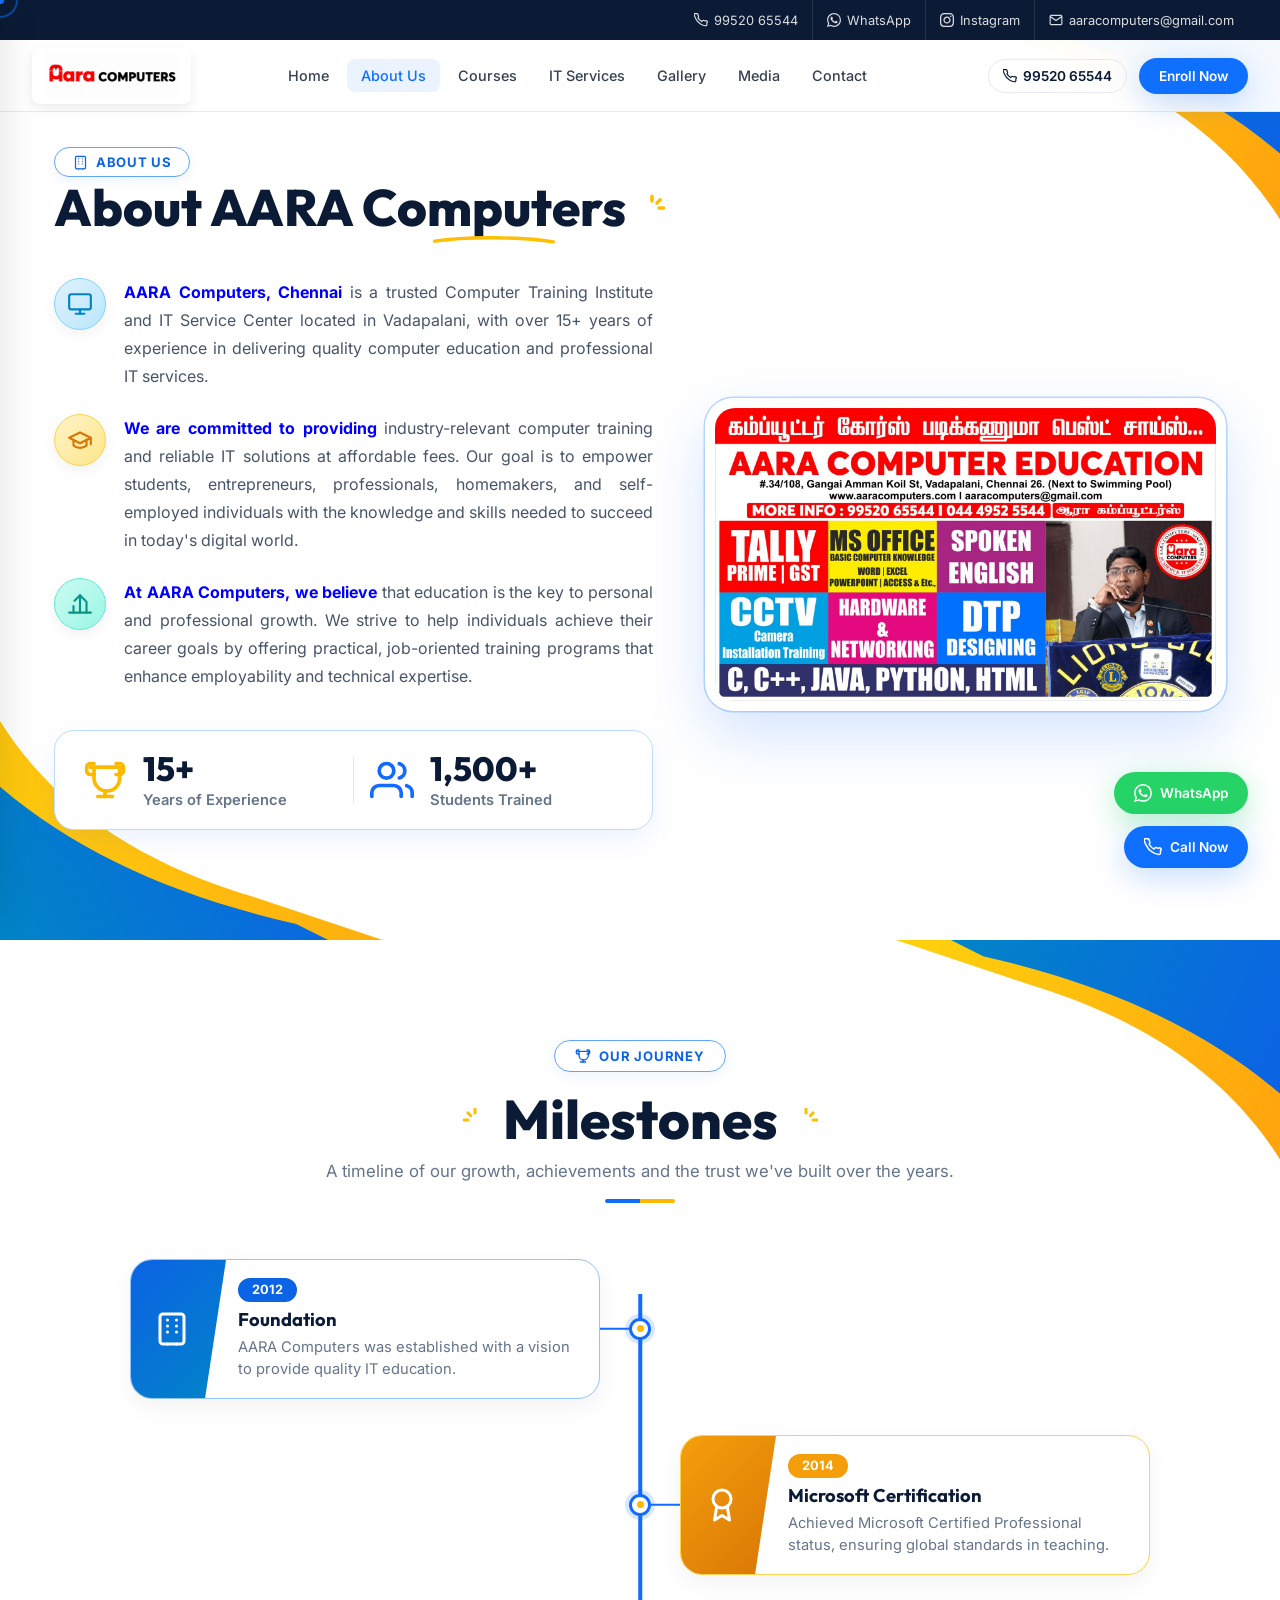
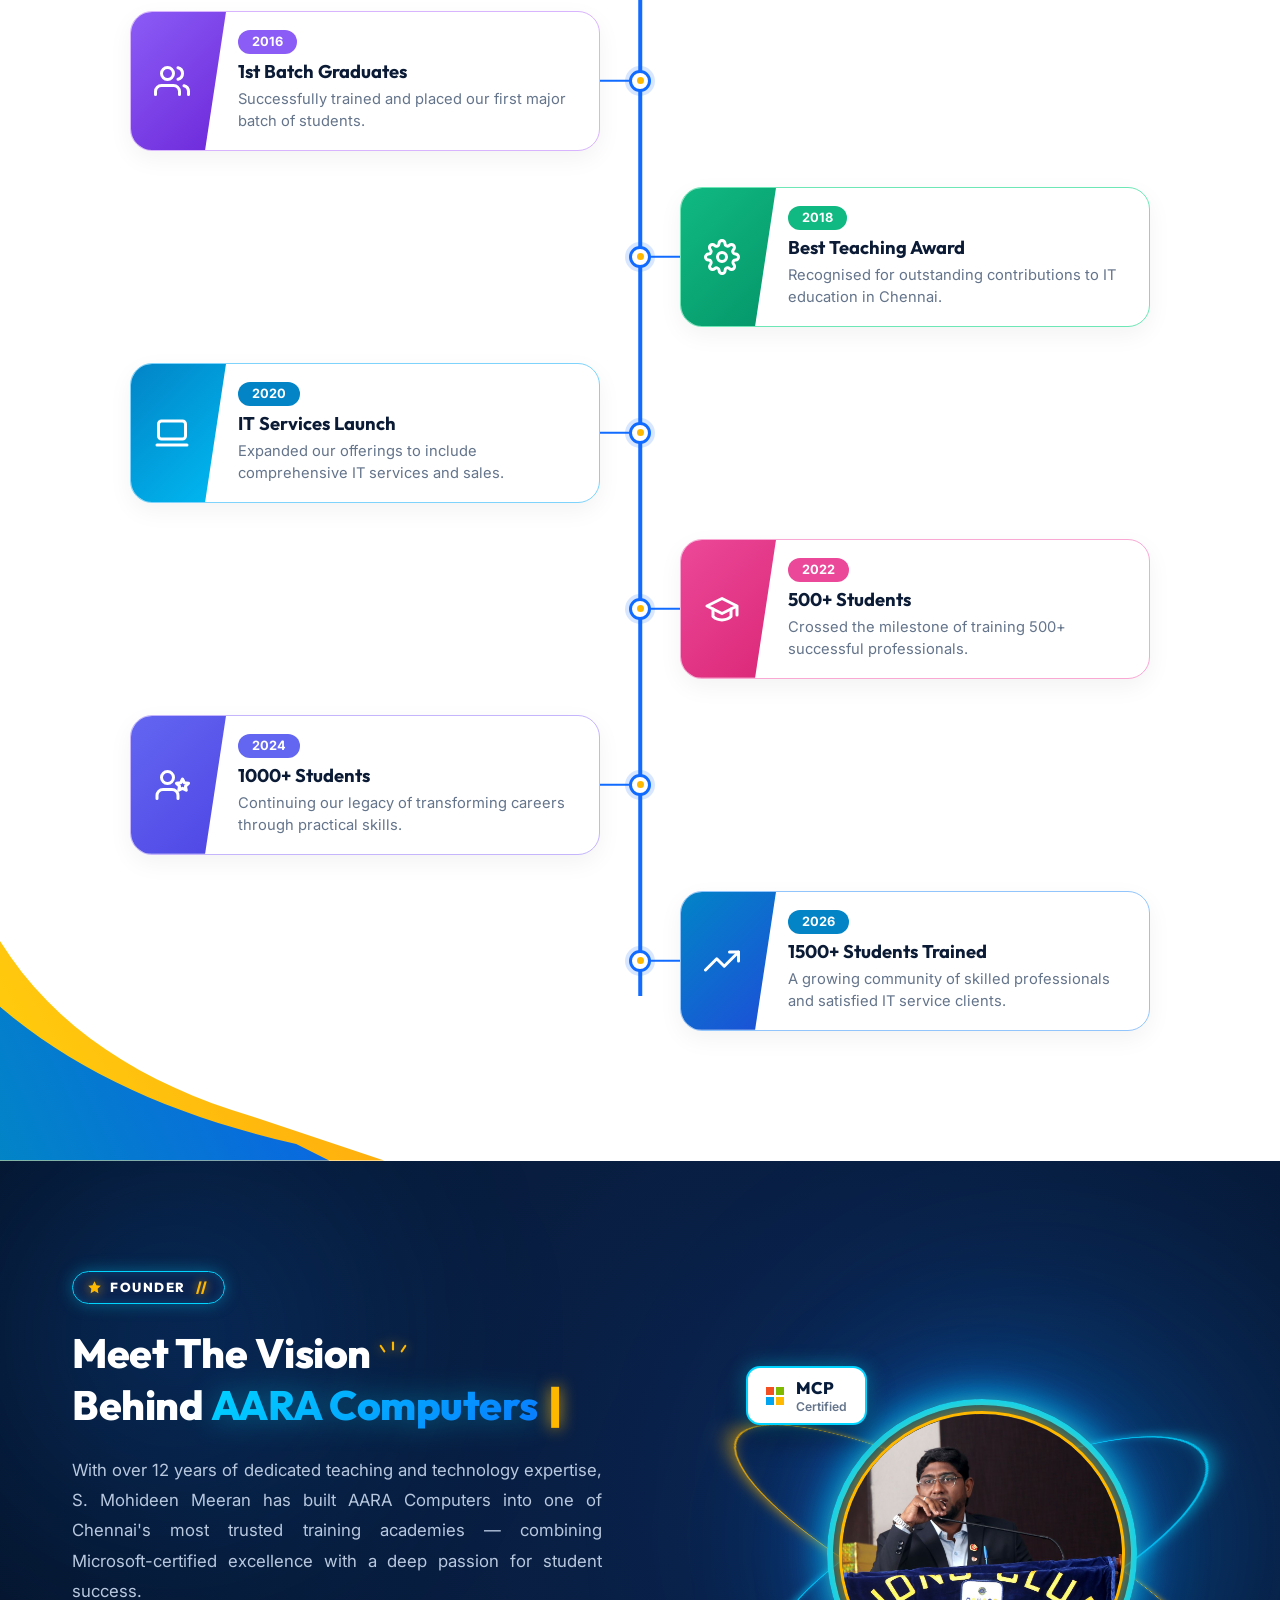
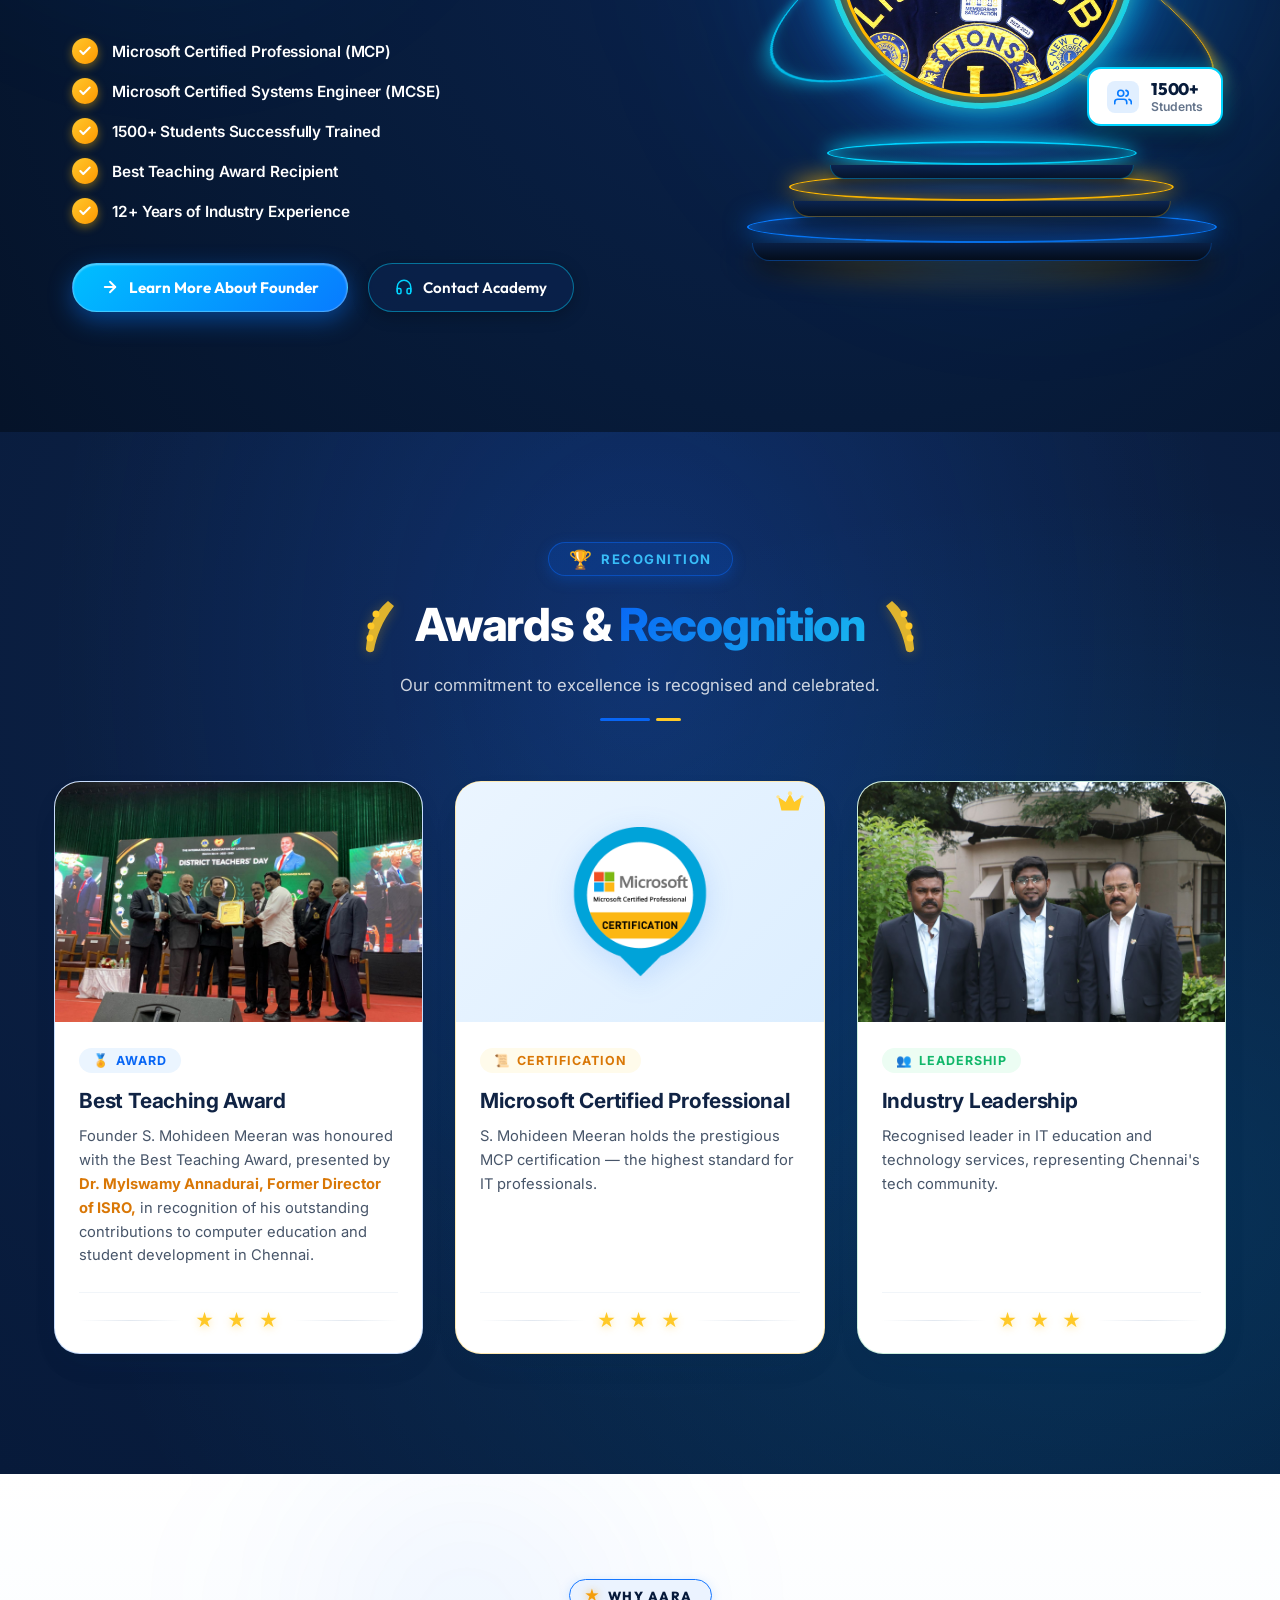
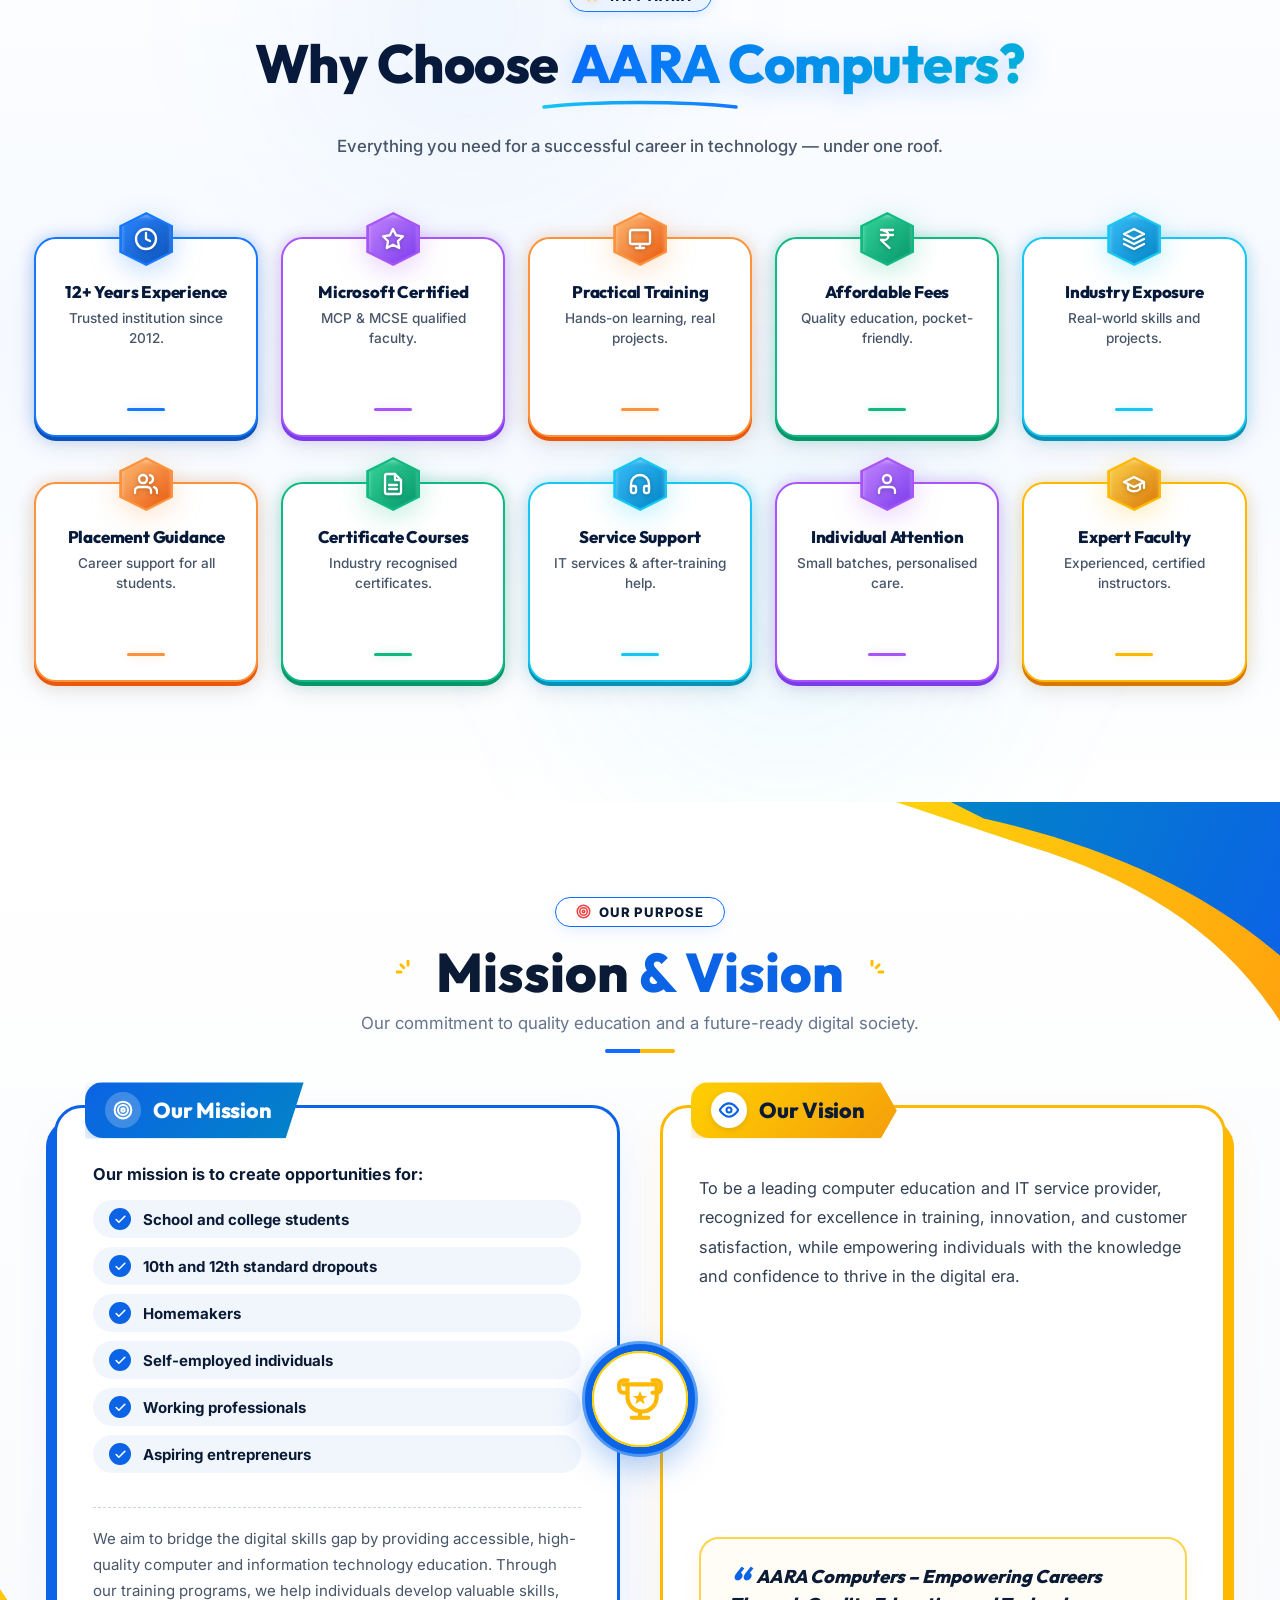
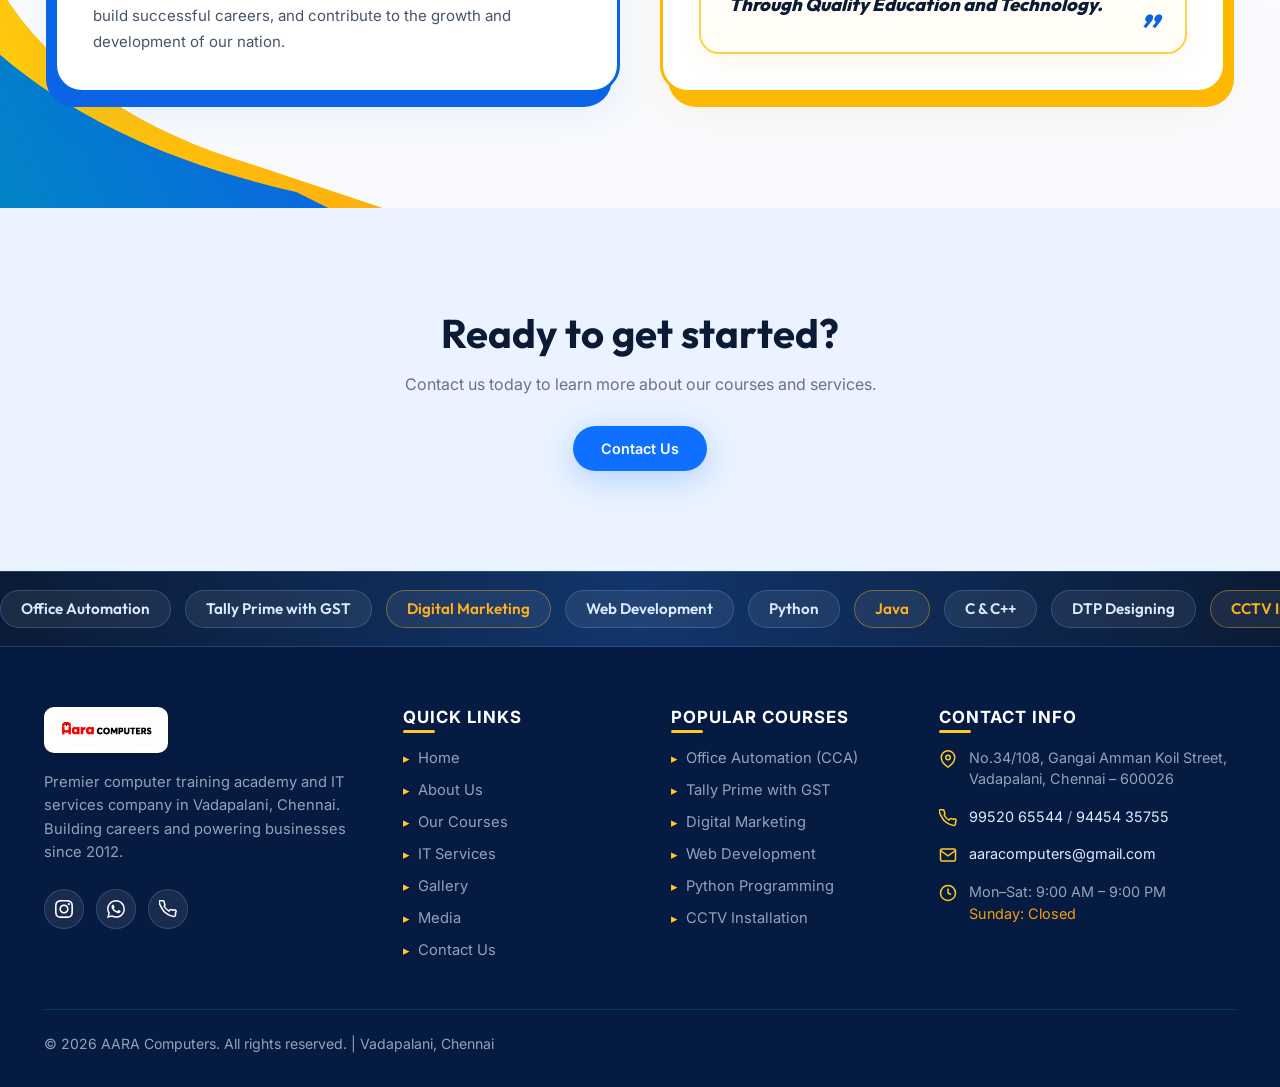
<file: AARA-COMPUTERS-WEBSITE-main/about.html>
<!DOCTYPE html>

<html lang="en">

<head>

  <meta charset="UTF-8" />

  <meta name="viewport" content="width=device-width, initial-scale=1.0" />

  <meta http-equiv="X-UA-Compatible" content="IE=edge" />

  <title>About Us | AARA Computers – Computer Training Academy in Chennai</title>

  <meta name="description" content="Learn about AARA Computers, a trusted academy and IT service provider in Chennai since 2012. Microsoft Certified Professional with 12+ years experience." />

  <meta name="keywords" content="AARA Computers Chennai, computer training academy, IT education, computer courses, founder, about AARA" />

  <meta name="author" content="AARA Computers" />

  <meta name="robots" content="index, follow" />

  <link rel="canonical" href="https://aaracomputers.com/about.html" />

  

  <!-- Open Graph Tags -->

  <meta property="og:type" content="website" />

  <meta property="og:title" content="About Us | AARA Computers – Computer Training Academy in Chennai" />

  <meta property="og:description" content="Learn about AARA Computers, a trusted academy and IT service provider in Chennai since 2012." />

  <meta property="og:url" content="https://aaracomputers.com/about.html" />

  <meta property="og:site_name" content="AARA Computers" />

  <meta property="og:image" content="https://aaracomputers.com/assets/images/posters/company-poster.jpg" />

  

  <!-- Twitter Card Tags -->

  <meta name="twitter:card" content="summary_large_image" />

  <meta name="twitter:title" content="About Us | AARA Computers" />

  <meta name="twitter:description" content="Learn about AARA Computers, a trusted academy and IT service provider." />

  <meta name="twitter:image" content="https://aaracomputers.com/assets/images/posters/company-poster.jpg" />

  

  <!-- Favicon and App Icons -->

  <link rel="icon" href="assets/icons/favicon.ico">

  <link rel="apple-touch-icon" href="assets/icons/apple-touch-icon.png">

  <link rel="manifest" href="assets/icons/site.webmanifest">

  <meta name="theme-color" content="#0B1B35">

  

  <link rel="preconnect" href="https://fonts.googleapis.com" />

  <link rel="preconnect" href="https://fonts.gstatic.com" crossorigin />

  <link href="https://fonts.googleapis.com/css2?family=Inter:wght@300;400;500;600;700;800;900&family=Outfit:wght@300;400;500;600;700;800;900&display=swap" rel="stylesheet" />

  <link rel="stylesheet" href="assets/css/styles.css" />
  <link rel="stylesheet" href="assets/css/premium.css" />

  <style>

    /* Page Header */

    .page-header {

      background: linear-gradient(135deg, #0B1B35 0%, #132a50 100%);

      padding: 160px 0 80px;

      text-align: center;

      color: #fff;

    }

    .page-header h1 {

      font-family: 'Outfit', sans-serif;

      font-size: clamp(2.5rem, 5vw, 3.5rem);

      font-weight: 800;

      margin-bottom: 1rem;

    }

    .page-header p {

      font-size: 1.1rem;

      color: rgba(255,255,255,0.7);

    }

    

    /* Company Story */

    .story-section { padding: 100px 0; }

    .story-grid { display: grid; grid-template-columns: 1.2fr 1fr; gap: 4rem; align-items: center; }

    .story-content h2 { font-family: 'Outfit', sans-serif; font-size: 2.2rem; color: #0B1B35; margin-bottom: 1.5rem; }

    .story-content p { color: #6B7280; line-height: 1.8; margin-bottom: 1rem; }

    .story-image { position: relative; border-radius: 24px; overflow: hidden; box-shadow: 0 20px 40px rgba(0,0,0,0.1); }

    .story-image img { width: 100%; display: block; }

    .story-logo-overlay { position: absolute; top: 20px; right: 20px; width: 80px; height: 80px; background: rgba(255,255,255,0.9); border-radius: 50%; padding: 10px; box-shadow: 0 10px 20px rgba(0,0,0,0.1); }

    

    /* Timeline */

    .timeline-section { background: #F7F8FA; padding: 100px 0; }

    .timeline-wrap { max-width: 800px; margin: 0 auto; }

    

    /* Founder Slider */

    .founder-gallery { display: flex; gap: 1rem; overflow-x: auto; padding-bottom: 1rem; scroll-snap-type: x mandatory; }

    .founder-gallery img { height: 250px; border-radius: 12px; scroll-snap-align: start; object-fit: cover; }

    

    /* Awards Grid */

    .awards-section { padding: 100px 0; background: #fff; }

    

    @media (max-width: 768px) {

      .story-grid { grid-template-columns: 1fr; }

    }

  
    /* ==========================================================================
       PREMIUM REDESIGNED ABOUT US SECTION (EXACT REFERENCE MATCH)
       ========================================================================== */
    .about3d-section {
      position: relative;
      background: #FFFFFF;
      padding: calc(40px + var(--nav-h) + 35px) 0 110px;
      overflow: hidden;
    }

    /* Decorative Corner Ribbons matching reference */
    .corner-ribbon {
      position: absolute;
      pointer-events: none;
      z-index: 1;
    }
    .corner-top-right {
      top: 0;
      right: 0;
      width: clamp(260px, 30vw, 440px);
    }
    .corner-bottom-left {
      bottom: 0;
      left: 0;
      width: clamp(260px, 30vw, 440px);
    }
    .corner-ribbon svg {
      display: block;
      width: 100%;
      height: auto;
    }

    .about3d-container {
      position: relative;
      z-index: 2;
      max-width: 1220px;
      margin: 0 auto;
      padding: 0 24px;
    }

    /* Badge & Heading */
    .about3d-badge-wrap {
      margin-bottom: 14px;
    }
    .about3d-badge {
      display: inline-flex;
      align-items: center;
      gap: 8px;
      padding: 6px 18px;
      background: #FFFFFF;
      border: 1.5px solid #60A5FA;
      box-shadow: 0 4px 12px rgba(18, 107, 255, 0.08);
      border-radius: 999px;
      font-size: 0.82rem;
      font-weight: 700;
      letter-spacing: 0.05em;
      color: #0B63E5;
      text-transform: uppercase;
    }
    .about3d-badge svg {
      width: 15px;
      height: 15px;
      color: #0B63E5;
    }

    .about3d-title-wrap {
      display: inline-flex;
      align-items: center;
      gap: 12px;
      position: relative;
      margin-bottom: 40px;
    }
    .about3d-title {
      font-family: 'Outfit', sans-serif;
      font-size: clamp(2.4rem, 4.5vw, 3.2rem);
      font-weight: 800;
      color: #0B1B35;
      margin: 0;
      line-height: 1.2;
      position: relative;
    }
    .about3d-highlight {
      position: relative;
      display: inline-block;
      color: #0B1B35;
    }
    .about3d-underline {
      position: absolute;
      bottom: -6px;
      left: 0;
      width: 100%;
      height: 10px;
      pointer-events: none;
    }
    .about3d-sparkles {
      display: inline-flex;
      align-items: center;
      color: #FFB800;
    }

    /* Grid Layout */
    .about3d-grid {
      display: grid;
      grid-template-columns: 1.15fr 1fr;
      gap: 52px;
      align-items: center;
    }

    /* Content Rows */
    .about3d-content {
      display: flex;
      flex-direction: column;
      gap: 24px;
    }

    .about3d-row {
      display: flex;
      align-items: flex-start;
      gap: 18px;
    }
    .about3d-row-icon {
      width: 52px;
      height: 52px;
      border-radius: 50%;
      flex-shrink: 0;
      display: flex;
      align-items: center;
      justify-content: center;
      box-shadow: 0 4px 14px rgba(0,0,0,0.06);
      transition: transform 0.3s cubic-bezier(0.16, 1, 0.3, 1);
    }
    .about3d-row:hover .about3d-row-icon {
      transform: scale(1.12);
    }
    .about3d-row-icon svg {
      width: 26px;
      height: 26px;
    }
    .icon-cyan {
      background: linear-gradient(135deg, #E0F2FE 0%, #BAE6FD 100%);
      color: #0284C7;
      border: 1.5px solid #7DD3FC;
    }
    .icon-yellow {
      background: linear-gradient(135deg, #FEF3C7 0%, #FDE68A 100%);
      color: #D97706;
      border: 1.5px solid #FCD34D;
    }
    .icon-teal {
      background: linear-gradient(135deg, #CCFBF1 0%, #99F6E4 100%);
      color: #0D9488;
      border: 1.5px solid #5EEAD4;
    }

    .about3d-row-text {
      font-size: 1rem;
      line-height: 1.75;
      color: #475569;
      text-align: justify;
      text-justify: inter-word;
      text-align-last: left;
    }

    @media (max-width: 768px) {
      .about3d-row-text {
        text-align: left;
      }
    }
    .about3d-row-text strong {
      color: #0000FF;
      font-weight: 700;
    }

    /* Bottom Dual Statistics (Strictly TWO stats) */
    .about3d-stats-card {
      margin-top: 16px;
      background: #FFFFFF;
      border-radius: 20px;
      border: 1.5px solid #BFDBFE;
      box-shadow: 0 10px 28px rgba(18, 107, 255, 0.08);
      display: grid;
      grid-template-columns: 1fr auto 1fr;
      align-items: center;
      padding: 20px 28px;
      transition: transform 0.3s cubic-bezier(0.16, 1, 0.3, 1), box-shadow 0.3s ease;
      position: relative;
      z-index: 5;
    }
    .about3d-stats-card:hover {
      transform: translateY(-4px);
      box-shadow: 0 16px 36px rgba(18, 107, 255, 0.14);
    }
    .about3d-stat-item {
      display: flex;
      align-items: center;
      gap: 16px;
    }
    .about3d-stat-icon.trophy {
      color: #FFB800;
    }
    .about3d-stat-icon.students {
      color: #126BFF;
    }
    .about3d-stat-icon svg {
      width: 44px;
      height: 44px;
      display: block;
    }
    .about3d-stat-info {
      display: flex;
      flex-direction: column;
    }
    .about3d-stat-num {
      font-family: 'Outfit', sans-serif;
      font-size: 2.1rem;
      font-weight: 800;
      color: #0B1B35;
      line-height: 1.1;
    }
    .about3d-stat-lbl {
      font-size: 0.92rem;
      font-weight: 600;
      color: #64748B;
      margin-top: 3px;
    }
    .about3d-stat-divider {
      width: 1.5px;
      height: 48px;
      background: #E2E8F0;
      margin: 0 16px;
    }

    /* Right Poster Frame */
    .about3d-poster-wrap {
      display: flex;
      justify-content: center;
      position: relative;
    }
    .about3d-poster-frame {
      border-radius: 28px;
      padding: 10px;
      background: #FFFFFF;
      box-shadow: 0 24px 60px rgba(18, 107, 255, 0.18), 0 0 0 1.5px #BFDBFE;
      transition: transform 0.4s cubic-bezier(0.16, 1, 0.3, 1), box-shadow 0.4s ease;
      width: 100%;
      max-width: 530px;
    }
    .about3d-poster-frame:hover {
      transform: translateY(-6px);
      box-shadow: 0 32px 72px rgba(18, 107, 255, 0.24), 0 0 0 2px #60A5FA;
    }
    .about3d-poster-frame img {
      width: 100%;
      height: auto;
      border-radius: 20px;
      display: block;
      object-fit: cover;
    }

    /* ==========================================================================
       PREMIUM REDESIGNED MILESTONES TIMELINE SECTION (EXACT REFERENCE MATCH)
       ========================================================================== */
    .ms3d-section {
      position: relative;
      background: #FFFFFF;
      padding: 100px 0 130px;
      overflow: hidden;
    }

    .ms3d-container {
      position: relative;
      z-index: 2;
      max-width: 1180px;
      margin: 0 auto;
      padding: 0 24px;
    }

    /* Header: Badge on top, then Title, then Subtitle, then Dual Bar */
    .ms3d-header {
      text-align: center;
      margin-bottom: 56px;
    }
    .ms3d-badge {
      display: inline-flex;
      align-items: center;
      gap: 8px;
      padding: 7px 20px;
      background: #FFFFFF;
      border: 1.5px solid #60A5FA;
      box-shadow: 0 4px 14px rgba(18, 107, 255, 0.08);
      border-radius: 999px;
      font-size: 0.82rem;
      font-weight: 700;
      letter-spacing: 0.06em;
      color: #0B63E5;
      text-transform: uppercase;
      margin-bottom: 16px;
    }
    .ms3d-title-row {
      display: flex;
      align-items: center;
      justify-content: center;
      gap: 16px;
    }
    .ms3d-title {
      font-family: 'Outfit', sans-serif;
      font-size: clamp(2.4rem, 4.5vw, 3.4rem);
      font-weight: 800;
      color: #0B1B35;
      margin: 0;
      line-height: 1.15;
    }
    .ms-spark-left, .ms-spark-right {
      display: inline-flex;
      color: #FFB800;
    }
    .ms3d-subtitle {
      font-size: 1.05rem;
      color: #64748B;
      margin-top: 10px;
      margin-bottom: 18px;
    }
    .ms3d-dual-bar {
      width: 70px;
      height: 4px;
      border-radius: 2px;
      margin: 0 auto;
      display: flex;
      overflow: hidden;
    }
    .ms-bar-blue {
      flex: 1;
      background: #126BFF;
    }
    .ms-bar-yellow {
      flex: 1;
      background: #FFB800;
    }

    /* Timeline Container */
    .ms3d-timeline {
      position: relative;
      margin-top: 30px;
    }

    /* Central Royal Blue Spine */
    .ms3d-spine {
      position: absolute;
      top: 35px;
      bottom: 35px;
      left: 50%;
      width: 3.5px;
      background: #126BFF;
      transform: translateX(-50%);
      z-index: 1;
    }

    .ms3d-rows {
      display: flex;
      flex-direction: column;
      gap: 36px;
      position: relative;
      z-index: 2;
    }

    /* Row layout */
    .ms3d-row {
      display: grid;
      grid-template-columns: 1fr 80px 1fr;
      align-items: center;
      position: relative;
    }

    /* Center Node & Horizontal Connectors */
    .ms3d-center {
      grid-column: 2;
      display: flex;
      align-items: center;
      justify-content: center;
      position: relative;
      height: 100%;
    }
    .ms3d-node {
      width: 22px;
      height: 22px;
      border-radius: 50%;
      background: #FFFFFF;
      border: 3.5px solid #126BFF;
      box-shadow: 0 0 0 4px rgba(18, 107, 255, 0.16);
      display: flex;
      align-items: center;
      justify-content: center;
      position: relative;
      z-index: 4;
      transition: transform 0.3s ease, box-shadow 0.3s ease;
    }
    .ms3d-node-inner {
      width: 7px;
      height: 7px;
      border-radius: 50%;
      background: #FFB800;
    }
    .ms3d-row:hover .ms3d-node {
      transform: scale(1.25);
      box-shadow: 0 0 0 6px rgba(18, 107, 255, 0.25);
    }

    /* Left Card Position */
    .ms3d-row.left .ms3d-card-col {
      grid-column: 1;
      justify-self: end;
      display: flex;
      align-items: center;
      width: 100%;
      justify-content: flex-end;
    }
    .ms3d-row.left .ms3d-empty-col {
      grid-column: 3;
    }

    /* Right Card Position */
    .ms3d-row.right .ms3d-card-col {
      grid-column: 3;
      justify-self: start;
      display: flex;
      align-items: center;
      width: 100%;
      justify-content: flex-start;
    }
    .ms3d-row.right .ms3d-empty-col {
      grid-column: 1;
    }

    /* Connecting lines stretching directly to the card */
    .ms3d-connector-left {
      position: absolute;
      right: 50%;
      width: 40px;
      height: 2.5px;
      background: #126BFF;
      top: 50%;
      transform: translateY(-50%);
      z-index: 2;
    }
    .ms3d-connector-right {
      position: absolute;
      left: 50%;
      width: 40px;
      height: 2.5px;
      background: #126BFF;
      top: 50%;
      transform: translateY(-50%);
      z-index: 2;
    }
    .ms3d-connector-mobile {
      display: none;
    }

    /* Milestone Card Design */
    .ms3d-card {
      display: flex;
      align-items: stretch;
      background: #FFFFFF;
      border-radius: 22px;
      box-shadow: 0 8px 24px rgba(0, 0, 0, 0.05);
      width: 100%;
      max-width: 470px;
      overflow: hidden;
      transition: transform 0.35s cubic-bezier(0.16, 1, 0.3, 1), box-shadow 0.35s ease;
      position: relative;
    }
    .ms3d-card:hover {
      transform: translateY(-6px);
      box-shadow: 0 16px 36px rgba(18, 107, 255, 0.12);
    }

    /* Matching border colors per card */
    .border-blue { border: 1.5px solid #93C5FD; }
    .border-yellow { border: 1.5px solid #FCD34D; }
    .border-purple { border: 1.5px solid #D8B4FE; }
    .border-green { border: 1.5px solid #6EE7B7; }
    .border-cyan { border: 1.5px solid #7DD3FC; }
    .border-pink { border: 1.5px solid #F9A8D4; }
    .border-indigo { border: 1.5px solid #C4B5FD; }
    .border-ocean { border: 1.5px solid #93C5FD; }

    /* Left angled/curved colored icon tab - sleek skewed shield style matching reference */
    .ms3d-card-tab {
      width: 95px;
      min-height: 105px;
      display: flex;
      align-items: center;
      justify-content: center;
      flex-shrink: 0;
      position: relative;
      clip-path: polygon(0 0, 100% 0, 78% 100%, 0 100%);
      color: #FFFFFF;
      padding-right: 14px;
    }
    .ms3d-card-tab svg {
      width: 36px;
      height: 36px;
      display: block;
      transition: transform 0.3s ease;
    }
    .ms3d-card:hover .ms3d-card-tab svg {
      transform: scale(1.12);
    }

    /* Gradients for tabs matching reference 989c366a.jpg */
    .tab-blue { background: linear-gradient(135deg, #0B63E5 0%, #0284C7 100%); }
    .tab-yellow { background: linear-gradient(135deg, #F59E0B 0%, #D97706 100%); }
    .tab-purple { background: linear-gradient(135deg, #8B5CF6 0%, #6D28D9 100%); }
    .tab-green { background: linear-gradient(135deg, #10B981 0%, #059669 100%); }
    .tab-cyan { background: linear-gradient(135deg, #0284C7 0%, #00BAF2 100%); }
    .tab-pink { background: linear-gradient(135deg, #EC4899 0%, #DB2777 100%); }
    .tab-indigo { background: linear-gradient(135deg, #6366F1 0%, #4F46E5 100%); }
    .tab-ocean { background: linear-gradient(135deg, #0284C7 0%, #1D4ED8 100%); }

    /* Card Content Area */
    .ms3d-card-body {
      padding: 18px 22px 18px 12px;
      flex: 1;
      display: flex;
      flex-direction: column;
      align-items: flex-start;
      justify-content: center;
    }

    .ms3d-year-pill {
      font-size: 0.8rem;
      font-weight: 700;
      color: #FFFFFF;
      padding: 3px 14px;
      border-radius: 999px;
      display: inline-block;
      margin-bottom: 6px;
      line-height: 1.4;
    }
    .pill-blue { background: #0B63E5; }
    .pill-yellow { background: #F59E0B; }
    .pill-purple { background: #8B5CF6; }
    .pill-green { background: #10B981; }
    .pill-cyan { background: #0284C7; }
    .pill-pink { background: #EC4899; }
    .pill-indigo { background: #6366F1; }
    .pill-ocean { background: #0284C7; }

    .ms3d-card-title {
      font-family: 'Outfit', sans-serif;
      font-size: 1.15rem;
      font-weight: 700;
      color: #0B1B35;
      margin: 0 0 4px 0;
      line-height: 1.3;
    }

    .ms3d-card-desc {
      font-size: 0.92rem;
      line-height: 1.5;
      color: #64748B;
      margin: 0;
    }

    /* ==========================================================================
       RESPONSIVE DESIGN (TABLET & MOBILE)
       ========================================================================== */
    @media (max-width: 992px) {
      .about3d-grid {
        grid-template-columns: 1fr;
        gap: 40px;
      }
      .about3d-stats-card {
        grid-template-columns: 1fr;
        gap: 16px;
      }
      .about3d-stat-divider {
        width: 100%;
        height: 1px;
        margin: 4px 0;
      }

      /* Single-column mobile timeline */
      .ms3d-spine {
        left: 24px;
        transform: none;
      }
      .ms3d-row {
        grid-template-columns: 48px 1fr;
        gap: 12px;
      }
      .ms3d-center {
        grid-column: 1;
        justify-content: center;
      }
      .ms3d-card-col {
        min-width: 0;
        width: 100%;
      }
      .ms3d-row.left .ms3d-card-col,
      .ms3d-row.right .ms3d-card-col {
        grid-column: 2;
        justify-content: flex-start;
      }
      .ms3d-row.left .ms3d-empty-col,
      .ms3d-row.right .ms3d-empty-col {
        display: none;
      }
      .ms3d-connector-left, .ms3d-connector-right {
        display: none;
      }
      .ms3d-connector-mobile {
        display: block;
        position: absolute;
        left: 24px;
        width: 36px;
        height: 2.5px;
        background: #126BFF;
        top: 50%;
        transform: translateY(-50%);
        z-index: 2;
      }
      .ms3d-card {
        max-width: 100%;
        min-width: 0;
      }
      .ms3d-card-body {
        min-width: 0;
        padding: 14px 16px 14px 12px;
        word-break: normal;
        overflow-wrap: break-word;
      }
    }

    @media (max-width: 576px) {
      .about3d-section, .ms3d-section {
        padding: 60px 0 80px;
      }
      .about3d-container, .ms3d-container {
        padding: 0 16px;
      }
      .ms3d-card-tab {
        width: 78px;
        min-height: 95px;
        padding-right: 10px;
      }
      .ms3d-card-tab svg {
        width: 28px;
        height: 28px;
      }
      .about3d-stats-card {
        padding: 16px;
      }
      .about3d-stat-num {
        font-size: 1.7rem;
      }
      .about3d-title-wrap {
        margin-bottom: 24px;
      }
      .ms3d-header {
        margin-bottom: 40px;
      }
      .ms3d-card-title {
        font-size: 1.05rem;
      }
      .ms3d-card-desc {
        font-size: 0.86rem;
      }
    }
  

/* ============================================================
       AARA COMPUTERS — PREMIUM 3D FOUNDER SECTION REDESIGN
       Futuristic 3D Composition with Multi-Tier Podium & Orbital Rings
       ============================================================ */

    .f3d-section {
      background: radial-gradient(circle at 65% 35%, #0B2450 0%, #071B3A 55%, #051329 100%);
      position: relative;
      padding: 110px 0 120px;
      overflow: hidden;
      isolation: isolate;
      color: #FFFFFF;
    }

    /* Subtle Futuristic Tech Streaks & Ambient Glows */
    .f3d-bg-glow {
      position: absolute;
      border-radius: 50%;
      pointer-events: none;
      filter: blur(90px);
      z-index: 0;
    }
    .f3d-bg-glow-left {
      top: -100px;
      left: -100px;
      width: 550px;
      height: 550px;
      background: radial-gradient(circle, rgba(8, 123, 255, 0.22) 0%, transparent 70%);
    }
    .f3d-bg-glow-right {
      top: 50px;
      right: -80px;
      width: 650px;
      height: 650px;
      background: radial-gradient(circle, rgba(0, 212, 255, 0.25) 0%, rgba(8, 123, 255, 0.15) 40%, transparent 70%);
    }

    /* Removed diagonal streaks and bottom wave mesh for clean background */
    .f3d-light-streak,
    .f3d-streak-1,
    .f3d-streak-2,
    .f3d-wave-wrap {
      display: none !important;
    }

    /* Grid Layout */
    .f3d-grid {
      display: grid;
      grid-template-columns: 1.15fr 0.85fr;
      gap: 4.5rem;
      align-items: center;
      position: relative;
      z-index: 3;
    }

    /* -------------------------------------------------------------
       LEFT COLUMN: Founder Information
       ------------------------------------------------------------- */
    .f3d-left {
      display: flex;
      flex-direction: column;
      align-items: flex-start;
    }

    /* Top Badge: FOUNDER // */
    .f3d-badge {
      display: inline-flex;
      align-items: center;
      gap: 8px;
      background: rgba(11, 36, 80, 0.85);
      border: 1.5px solid #00D4FF;
      border-radius: 50px;
      padding: 6px 18px 6px 14px;
      margin-bottom: 1.6rem;
      box-shadow: 0 0 16px rgba(0, 212, 255, 0.35), inset 0 0 10px rgba(0, 212, 255, 0.2);
    }
    .f3d-star-icon {
      width: 15px;
      height: 15px;
      filter: drop-shadow(0 0 6px rgba(255, 184, 0, 0.8));
    }
    .f3d-badge-text {
      font-family: 'Outfit', sans-serif;
      font-weight: 800;
      font-size: 0.82rem;
      letter-spacing: 1.5px;
      color: #FFFFFF;
    }
    .f3d-badge-slashes {
      font-family: 'Outfit', sans-serif;
      font-weight: 800;
      font-size: 0.95rem;
      color: #FFB800;
      margin-left: 2px;
      letter-spacing: -1px;
      filter: drop-shadow(0 0 5px rgba(255, 184, 0, 0.7));
    }

    /* Main Heading */
    .f3d-heading {
      font-family: 'Outfit', sans-serif;
      font-weight: 800;
      font-size: clamp(1.85rem, 3.2vw, 2.9rem);
      line-height: 1.2;
      margin-bottom: 1.4rem;
      letter-spacing: -0.5px;
      color: #FFFFFF;
    }
    .f3d-heading-top {
      position: relative;
      display: inline-flex;
      align-items: center;
      white-space: nowrap;
    }
    .f3d-spark-svg {
      width: 28px;
      height: 22px;
      margin-left: 8px;
      transform: translateY(-8px);
      filter: drop-shadow(0 0 6px rgba(255, 184, 0, 0.8));
    }
    .f3d-heading-bottom {
      display: inline-flex;
      align-items: center;
      gap: 10px;
      white-space: nowrap;
      flex-wrap: nowrap;
    }
    .f3d-gradient-brand {
      background: linear-gradient(135deg, #00D4FF 0%, #087BFF 100%);
      -webkit-background-clip: text;
      -webkit-text-fill-color: transparent;
      display: inline-block;
      filter: drop-shadow(0 0 15px rgba(0, 212, 255, 0.4));
    }
    .f3d-golden-bar {
      display: inline-block;
      color: #FFB800;
      font-weight: 900;
      font-size: 1.1em;
      filter: drop-shadow(0 0 8px rgba(255, 184, 0, 0.9));
      animation: f3dPulseBar 2s ease-in-out infinite;
    }
    @keyframes f3dPulseBar {
      0%, 100% { opacity: 1; transform: scaleY(1); }
      50% { opacity: 0.7; transform: scaleY(0.85); }
    }

    /* Description */
    .f3d-desc {
      font-family: 'Inter', sans-serif;
      color: #B8C8DF;
      font-size: 1.05rem;
      line-height: 1.8;
      max-width: 530px;
      margin-bottom: 2rem;
      font-weight: 400;
      text-align: justify;
      text-justify: inter-word;
      text-align-last: left;
    }

    @media (max-width: 768px) {
      .f3d-desc {
        text-align: left;
      }
    }

    /* 5 Achievements with Golden Checkmarks */
    .f3d-achievements-list {
      display: flex;
      flex-direction: column;
      gap: 14px;
      width: 100%;
      margin-bottom: 2.4rem;
    }
    .f3d-achieve-item {
      display: flex;
      align-items: center;
      gap: 14px;
      color: #FFFFFF;
      font-family: 'Inter', sans-serif;
      font-weight: 600;
      font-size: 0.96rem;
      letter-spacing: -0.1px;
      transition: transform 0.25s ease, color 0.25s ease;
    }
    .f3d-achieve-item:hover {
      transform: translateX(6px);
      color: #00D4FF;
    }
    .f3d-check-icon {
      width: 26px;
      height: 26px;
      border-radius: 50%;
      background: linear-gradient(135deg, #FFC72C 0%, #FF9900 100%);
      display: flex;
      align-items: center;
      justify-content: center;
      flex-shrink: 0;
      box-shadow: 0 3px 10px rgba(255, 184, 0, 0.45);
      transition: transform 0.25s ease, box-shadow 0.25s ease;
    }
    .f3d-achieve-item:hover .f3d-check-icon {
      transform: scale(1.12);
      box-shadow: 0 4px 16px rgba(255, 184, 0, 0.75);
    }
    .f3d-check-icon svg {
      width: 14px;
      height: 14px;
    }

    /* Buttons */
    .f3d-btn-group {
      display: flex;
      align-items: center;
      gap: 1.25rem;
      flex-wrap: wrap;
    }
    .f3d-btn-primary {
      display: inline-flex;
      align-items: center;
      gap: 10px;
      background: linear-gradient(135deg, #00BFFF 0%, #087BFF 100%);
      color: #FFFFFF;
      font-family: 'Outfit', sans-serif;
      font-weight: 700;
      font-size: 0.95rem;
      padding: 14px 28px;
      border-radius: 50px;
      text-decoration: none;
      box-shadow: 0 8px 24px rgba(8, 123, 255, 0.45), inset 0 1px 2px rgba(255, 255, 255, 0.4);
      border: 1px solid rgba(255, 255, 255, 0.25);
      transition: transform 0.3s cubic-bezier(0.16, 1, 0.3, 1), box-shadow 0.3s ease, background 0.3s ease;
      cursor: pointer;
    }
    .f3d-btn-primary:hover {
      transform: translateY(-3px);
      box-shadow: 0 12px 32px rgba(0, 212, 255, 0.6), inset 0 1px 2px rgba(255, 255, 255, 0.6);
      background: linear-gradient(135deg, #00D4FF 0%, #0984FF 100%);
      color: #FFFFFF;
    }
    .f3d-btn-arrow {
      width: 18px;
      height: 18px;
      transition: transform 0.3s ease;
    }
    .f3d-btn-primary:hover .f3d-btn-arrow {
      transform: translateX(4px);
    }
    .f3d-btn-secondary {
      display: inline-flex;
      align-items: center;
      gap: 10px;
      background: rgba(11, 36, 80, 0.65);
      color: #FFFFFF;
      font-family: 'Outfit', sans-serif;
      font-weight: 600;
      font-size: 0.95rem;
      padding: 14px 26px;
      border-radius: 50px;
      text-decoration: none;
      border: 1.5px solid rgba(0, 212, 255, 0.45);
      box-shadow: 0 4px 16px rgba(0, 0, 0, 0.25);
      transition: transform 0.3s cubic-bezier(0.16, 1, 0.3, 1), border-color 0.3s ease, background 0.3s ease, box-shadow 0.3s ease;
      cursor: pointer;
    }
    .f3d-btn-secondary:hover {
      transform: translateY(-3px);
      background: rgba(8, 123, 255, 0.22);
      border-color: #00D4FF;
      box-shadow: 0 8px 24px rgba(0, 212, 255, 0.35);
      color: #FFFFFF;
    }
    .f3d-headset-icon {
      width: 18px;
      height: 18px;
      stroke: #00D4FF;
      transition: stroke 0.3s ease;
    }
    .f3d-btn-secondary:hover .f3d-headset-icon {
      stroke: #FFFFFF;
    }

    /* -------------------------------------------------------------
       RIGHT COLUMN: 3D Founder Portrait on Futuristic Podium
       ------------------------------------------------------------- */
    .f3d-right {
      position: relative;
      display: flex;
      justify-content: center;
      align-items: center;
      width: 100%;
    }
    .f3d-composition-stage {
      position: relative;
      width: 100%;
      max-width: 520px;
      height: 560px;
      display: flex;
      flex-direction: column;
      align-items: center;
      justify-content: center;
      perspective: 1100px;
    }

    /* Ambient Glow behind portrait */
    .f3d-portrait-ambient-glow {
      position: absolute;
      top: 42%;
      left: 50%;
      transform: translate(-50%, -50%);
      width: 440px;
      height: 440px;
      border-radius: 50%;
      background: radial-gradient(circle, rgba(0, 212, 255, 0.28) 0%, rgba(8, 123, 255, 0.18) 45%, transparent 70%);
      filter: blur(50px);
      z-index: 1;
      pointer-events: none;
    }

    /* Circular Founder Portrait Frame */
    .f3d-portrait-monolith {
      position: relative;
      z-index: 5;
      margin-bottom: 75px;
      animation: f3dFloatPortrait 5s ease-in-out infinite;
      transform-style: preserve-3d;
    }
    @keyframes f3dFloatPortrait {
      0%, 100% {
        transform: translateY(0);
      }
      50% {
        transform: translateY(-10px);
      }
    }

    /* Outer Electric-Blue Neon Ring */
    .f3d-outer-neon-ring {
      width: 310px;
      height: 310px;
      border-radius: 50%;
      border: 6px solid #00D4FF;
      box-shadow:
        0 0 35px rgba(0, 212, 255, 0.85),
        0 0 70px rgba(8, 123, 255, 0.45),
        inset 0 0 25px rgba(0, 212, 255, 0.45);
      padding: 6px;
      background: rgba(7, 27, 58, 0.6);
      display: flex;
      align-items: center;
      justify-content: center;
      transition: transform 0.3s ease, box-shadow 0.3s ease;
    }
    .f3d-portrait-monolith:hover .f3d-outer-neon-ring {
      box-shadow:
        0 0 45px rgba(0, 212, 255, 1),
        0 0 90px rgba(8, 123, 255, 0.6),
        inset 0 0 30px rgba(0, 212, 255, 0.6);
    }

    /* Inner Warm Golden Lighting Ring */
    .f3d-inner-gold-ring {
      width: 100%;
      height: 100%;
      border-radius: 50%;
      border: 3.5px solid #FFB800;
      box-shadow:
        0 0 20px rgba(255, 184, 0, 0.75),
        inset 0 0 16px rgba(255, 184, 0, 0.55);
      overflow: hidden;
      display: flex;
      align-items: center;
      justify-content: center;
      background: #0B2450;
    }
    .f3d-photo-mask {
      width: 100%;
      height: 100%;
      border-radius: 50%;
      overflow: hidden;
    }
    .f3d-photo-mask img {
      width: 100%;
      height: 100%;
      object-fit: cover;
      object-position: center;
      display: block;
      transition: transform 0.5s ease;
    }
    .f3d-portrait-monolith:hover .f3d-photo-mask img {
      transform: scale(1.05);
    }

    /* -------------------------------------------------------------
       3D ORBITAL RINGS WITH GLOWING PARTICLES
       ------------------------------------------------------------- */
    .f3d-orbit-system {
      position: absolute;
      top: 42%;
      left: 50%;
      transform: translate(-50%, -50%);
      width: 490px;
      height: 490px;
      pointer-events: none;
      z-index: 4;
      transform-style: preserve-3d;
    }

    /* Blue/Cyan Orbital Ring */
    .f3d-orbit-ring {
      position: absolute;
      border-radius: 50%;
      box-sizing: border-box;
    }
    .f3d-orbit-blue {
      inset: 10px;
      border: 3px solid rgba(0, 212, 255, 0.85);
      box-shadow: 0 0 25px rgba(0, 212, 255, 0.75), inset 0 0 15px rgba(0, 212, 255, 0.35);
      transform: rotateX(68deg) rotateY(-24deg);
      animation: f3dSpinOrbitBlue 18s linear infinite;
    }
    @keyframes f3dSpinOrbitBlue {
      from { transform: rotateX(68deg) rotateY(-24deg) rotateZ(0deg); }
      to   { transform: rotateX(68deg) rotateY(-24deg) rotateZ(360deg); }
    }

    /* Gold Orbital Ring */
    .f3d-orbit-gold {
      inset: -15px;
      border: 2.5px solid rgba(255, 184, 0, 0.85);
      box-shadow: 0 0 24px rgba(255, 184, 0, 0.75), inset 0 0 12px rgba(255, 184, 0, 0.35);
      transform: rotateX(72deg) rotateY(26deg);
      animation: f3dSpinOrbitGold 24s linear infinite reverse;
    }
    @keyframes f3dSpinOrbitGold {
      from { transform: rotateX(72deg) rotateY(26deg) rotateZ(0deg); }
      to   { transform: rotateX(72deg) rotateY(26deg) rotateZ(360deg); }
    }

    /* Glowing Beads / Particles on the Orbits */
    .f3d-orbit-dot {
      position: absolute;
      border-radius: 50%;
    }
    .f3d-orbit-dot-cyan {
      top: -6px;
      left: 50%;
      margin-left: -6px;
      width: 12px;
      height: 12px;
      background: #FFFFFF;
      box-shadow: 0 0 14px #00D4FF, 0 0 25px #00D4FF;
    }
    .f3d-orbit-dot-gold {
      bottom: -6px;
      left: 50%;
      margin-left: -6px;
      width: 12px;
      height: 12px;
      background: #FFFFFF;
      box-shadow: 0 0 14px #FFB800, 0 0 25px #FFB800;
    }

    /* -------------------------------------------------------------
       FLOATING ACHIEVEMENT BADGES
       ------------------------------------------------------------- */
    .f3d-badge-card {
      position: absolute;
      background: #FFFFFF;
      border-radius: 14px;
      padding: 10px 18px;
      display: flex;
      align-items: center;
      gap: 12px;
      border: 2px solid #00D4FF;
      box-shadow:
        0 12px 28px rgba(0, 0, 0, 0.4),
        0 0 20px rgba(0, 212, 255, 0.45);
      z-index: 10;
      transition: transform 0.3s ease, box-shadow 0.3s ease;
      cursor: default;
    }
    .f3d-badge-card:hover {
      box-shadow:
        0 16px 36px rgba(0, 0, 0, 0.5),
        0 0 28px rgba(0, 212, 255, 0.7);
    }

    /* Top-Left Badge: Microsoft MCT Certified */
    .f3d-badge-top-left {
      top: 55px;
      left: -10px;
      animation: f3dFloatBadge1 4.5s ease-in-out infinite;
    }
    @keyframes f3dFloatBadge1 {
      0%, 100% { transform: translateY(0); }
      50% { transform: translateY(-8px); }
    }
    .f3d-badge-top-left:hover {
      transform: translateY(-8px) scale(1.04) !important;
    }

    /* Microsoft 4-square logo */
    .f3d-ms-logo {
      display: grid;
      grid-template-columns: 8px 8px;
      grid-template-rows: 8px 8px;
      gap: 2.5px;
      width: 18.5px;
      height: 18.5px;
    }
    .f3d-ms-sq { width: 8px; height: 8px; }
    .f3d-ms-red    { background: #F25022; }
    .f3d-ms-green  { background: #7FBA00; }
    .f3d-ms-blue   { background: #00A4EF; }
    .f3d-ms-yellow { background: #FFB900; }

    /* Bottom-Right Badge: 1500+ Students */
    .f3d-badge-bottom-right {
      bottom: 145px;
      right: -15px;
      animation: f3dFloatBadge2 5s ease-in-out infinite 0.7s;
    }
    @keyframes f3dFloatBadge2 {
      0%, 100% { transform: translateY(0); }
      50% { transform: translateY(-8px); }
    }
    .f3d-badge-bottom-right:hover {
      transform: translateY(-8px) scale(1.04) !important;
    }

    .f3d-users-icon {
      width: 32px;
      height: 32px;
      border-radius: 8px;
      background: rgba(8, 123, 255, 0.12);
      color: #087BFF;
      display: flex;
      align-items: center;
      justify-content: center;
    }
    .f3d-users-icon svg {
      width: 18px;
      height: 18px;
    }

    /* Badge Text Hierarchy */
    .f3d-badge-info {
      display: flex;
      flex-direction: column;
      line-height: 1.15;
    }
    .f3d-badge-title {
      font-family: 'Outfit', sans-serif;
      font-weight: 800;
      font-size: 1.05rem;
      color: #071B3A;
      letter-spacing: -0.2px;
    }
    .f3d-badge-sub {
      font-family: 'Inter', sans-serif;
      font-size: 0.76rem;
      font-weight: 600;
      color: #64748B;
      margin-top: 2px;
    }

    /* -------------------------------------------------------------
       3-TIER FUTURISTIC CIRCULAR PODIUM
       ------------------------------------------------------------- */
    .f3d-podium-stack {
      position: absolute;
      bottom: 10px;
      left: 50%;
      transform: translateX(-50%);
      width: 100%;
      display: flex;
      flex-direction: column;
      align-items: center;
      z-index: 2;
      pointer-events: none;
    }

    /* Individual Tiers */
    .f3d-podium-tier {
      position: relative;
      display: flex;
      flex-direction: column;
      align-items: center;
      margin-top: -6px;
    }

    /* Top Tier (Cyan Rim) */
    .f3d-tier-top {
      width: 310px;
      z-index: 3;
    }
    .f3d-tier-top .f3d-tier-rim {
      width: 100%;
      height: 24px;
      border-radius: 50% / 12px;
      background: radial-gradient(ellipse at center, #103B75 0%, #0B2450 60%, #071B3A 100%);
      border: 2px solid #00D4FF;
      box-shadow:
        0 0 20px #00D4FF,
        inset 0 0 12px rgba(0, 212, 255, 0.6);
    }
    .f3d-tier-top .f3d-tier-cylinder {
      width: 98%;
      height: 14px;
      background: linear-gradient(180deg, #0B2450 0%, #06152B 100%);
      border: 1px solid rgba(0, 212, 255, 0.3);
      border-top: none;
      border-radius: 0 0 15px 15px;
      box-shadow: 0 4px 10px rgba(0, 0, 0, 0.4);
    }

    /* Middle Tier (Gold Accent Rim) */
    .f3d-tier-mid {
      width: 385px;
      z-index: 2;
    }
    .f3d-tier-mid .f3d-tier-rim {
      width: 100%;
      height: 28px;
      border-radius: 50% / 14px;
      background: radial-gradient(ellipse at center, #143566 0%, #0B2450 60%, #071B3A 100%);
      border: 2px solid #FFB800;
      box-shadow:
        0 0 22px rgba(255, 184, 0, 0.8),
        inset 0 0 14px rgba(255, 184, 0, 0.5);
    }
    .f3d-tier-mid .f3d-tier-cylinder {
      width: 98%;
      height: 16px;
      background: linear-gradient(180deg, #0B2450 0%, #051326 100%);
      border: 1px solid rgba(255, 184, 0, 0.3);
      border-top: none;
      border-radius: 0 0 18px 18px;
      box-shadow: 0 6px 14px rgba(0, 0, 0, 0.45);
    }

    /* Base Tier (Electric Blue Rim) */
    .f3d-tier-base {
      width: 470px;
      z-index: 1;
    }
    .f3d-tier-base .f3d-tier-rim {
      width: 100%;
      height: 32px;
      border-radius: 50% / 16px;
      background: radial-gradient(ellipse at center, #113160 0%, #0B2450 60%, #071B3A 100%);
      border: 2px solid #087BFF;
      box-shadow:
        0 0 26px rgba(8, 123, 255, 0.85),
        inset 0 0 16px rgba(8, 123, 255, 0.5);
    }
    .f3d-tier-base .f3d-tier-cylinder {
      width: 98%;
      height: 18px;
      background: linear-gradient(180deg, #091F44 0%, #040D1B 100%);
      border: 1px solid rgba(8, 123, 255, 0.3);
      border-top: none;
      border-radius: 0 0 22px 22px;
      box-shadow: 0 10px 25px rgba(0, 0, 0, 0.55);
    }

    /* Floor Reflection & Ambient Light */
    .f3d-podium-floor-glow {
      position: absolute;
      bottom: -25px;
      width: 520px;
      height: 50px;
      border-radius: 50%;
      background: radial-gradient(ellipse at center, rgba(8, 123, 255, 0.45) 0%, rgba(255, 184, 0, 0.25) 35%, transparent 70%);
      filter: blur(14px);
      z-index: 0;
    }

    /* -------------------------------------------------------------
       RESPONSIVE ADAPTATIONS
       ------------------------------------------------------------- */
    @media (max-width: 1024px) {
      .f3d-grid {
        grid-template-columns: 1fr 1fr;
        gap: 3rem;
      }
      .f3d-composition-stage {
        max-width: 440px;
        height: 500px;
      }
      .f3d-outer-neon-ring {
        width: 260px;
        height: 260px;
      }
      .f3d-orbit-system {
        width: 420px;
        height: 420px;
      }
      .f3d-tier-top  { width: 260px; }
      .f3d-tier-mid  { width: 330px; }
      .f3d-tier-base { width: 400px; }
      .f3d-badge-top-left { left: 0; top: 35px; }
      .f3d-badge-bottom-right { right: 0; bottom: 130px; }
    }

    @media (max-width: 860px) {
      .f3d-section {
        padding: 85px 0 95px;
      }
      .f3d-grid {
        grid-template-columns: 1fr;
        gap: 4rem;
        text-align: center;
      }
      .f3d-left {
        align-items: center;
      }
      .f3d-heading-top,
      .f3d-heading-bottom {
        justify-content: center;
      }
      .f3d-achieve-item {
        justify-content: center;
      }
      .f3d-btn-group {
        justify-content: center;
      }
      .f3d-composition-stage {
        max-width: 460px;
        height: 490px;
      }
      .f3d-outer-neon-ring {
        width: 250px;
        height: 250px;
      }
      .f3d-orbit-system {
        width: 380px;
        height: 380px;
      }
      .f3d-tier-top  { width: 250px; }
      .f3d-tier-mid  { width: 310px; }
      .f3d-tier-base { width: 370px; }
      .f3d-badge-top-left { left: 10px; }
      .f3d-badge-bottom-right { right: 10px; }
    }

    @media (max-width: 480px) {
      .f3d-composition-stage {
        max-width: 330px;
        height: 440px;
      }
      .f3d-outer-neon-ring {
        width: 210px;
        height: 210px;
        border-width: 4px;
      }
      .f3d-orbit-system {
        width: 310px;
        height: 310px;
      }
      .f3d-tier-top  { width: 210px; }
      .f3d-tier-mid  { width: 260px; }
      .f3d-tier-base { width: 310px; }
      .f3d-badge-card {
        padding: 8px 12px;
      }
      .f3d-badge-title { font-size: 0.92rem; }
      .f3d-badge-sub { font-size: 0.7rem; }
      .f3d-badge-top-left { top: 20px; left: -5px; }
      .f3d-badge-bottom-right { bottom: 120px; right: -5px; }
    }

    @media (prefers-reduced-motion: reduce) {
      .f3d-portrait-monolith,
      .f3d-orbit-blue,
      .f3d-orbit-gold,
      .f3d-badge-card,
      .f3d-golden-bar {
        animation: none !important;
        transition: none !important;
      }
    }

/* ============================================================
       AARA COMPUTERS — WHY CHOOSE AARA COMPUTERS (WHITE THEME 3D)
       Clean White / Light Technology Academy Showcase with 10 Raised 3D Cards
       ============================================================ */

    .w3d-section {
      background: linear-gradient(180deg, #FFFFFF 0%, #F5F9FF 50%, #FFFFFF 100%);
      position: relative;
      padding: 105px 0 120px;
      overflow: hidden;
      isolation: isolate;
      color: #071A3B;
    }

    /* Ambient Glowing Orbs on White */
    .w3d-bg-glow {
      position: absolute;
      border-radius: 50%;
      pointer-events: none;
      filter: blur(80px);
      z-index: 0;
    }
    .w3d-bg-glow-1 {
      top: -80px;
      left: 15%;
      width: 550px;
      height: 450px;
      background: radial-gradient(circle, rgba(22, 119, 255, 0.08) 0%, transparent 70%);
    }
    .w3d-bg-glow-2 {
      bottom: -60px;
      right: 15%;
      width: 600px;
      height: 500px;
      background: radial-gradient(circle, rgba(22, 199, 243, 0.09) 0%, transparent 70%);
    }

    /* Removed grid, streaks and bottom wave mesh for clean solid background */
    .w3d-tech-grid,
    .w3d-streak,
    .w3d-streak-1,
    .w3d-streak-2,
    .w3d-wave-wrap {
      display: none !important;
    }

    /* Section Container */
    .w3d-container {
      max-width: 1260px;
      margin: 0 auto;
      padding: 0 1.5rem;
      position: relative;
      z-index: 3;
    }

    /* Centered Header */
    .w3d-header {
      text-align: center;
      margin-bottom: 4.8rem;
      display: flex;
      flex-direction: column;
      align-items: center;
    }

    /* Small Badge: ★ WHY AARA on Light Theme */
    .w3d-badge {
      display: inline-flex;
      align-items: center;
      gap: 8px;
      background: #EBF3FF;
      border: 1.5px solid #1677FF;
      border-radius: 50px;
      padding: 6px 18px 6px 14px;
      margin-bottom: 1.3rem;
      box-shadow: 0 2px 12px rgba(22, 119, 255, 0.15);
    }
    .w3d-star-icon {
      color: #F59E0B;
      font-size: 0.95rem;
      filter: drop-shadow(0 0 4px rgba(245, 158, 11, 0.6));
    }
    .w3d-badge-text {
      font-family: 'Outfit', sans-serif;
      font-weight: 800;
      font-size: 0.82rem;
      letter-spacing: 1.5px;
      color: #071A3B;
    }

    /* Main Heading */
    .w3d-heading {
      font-family: 'Outfit', sans-serif;
      font-weight: 800;
      font-size: clamp(2.3rem, 4.2vw, 3.4rem);
      line-height: 1.15;
      margin-bottom: 0.8rem;
      letter-spacing: -0.5px;
      display: flex;
      flex-direction: column;
      align-items: center;
    }
    .w3d-heading-row {
      display: inline-flex;
      align-items: center;
      gap: 12px;
      flex-wrap: wrap;
      justify-content: center;
    }
    .w3d-heading-white {
      color: #071A3B;
    }
    .w3d-heading-gradient {
      background: linear-gradient(135deg, #0968FF 0%, #00B4D8 100%);
      -webkit-background-clip: text;
      -webkit-text-fill-color: transparent;
      display: inline-block;
      filter: drop-shadow(0 4px 14px rgba(9, 104, 255, 0.25));
    }
    .w3d-heading-underline {
      width: 200px;
      height: 12px;
      margin-top: 4px;
      display: block;
    }

    /* Subtitle on Light Theme */
    .w3d-subtitle {
      color: #475569;
      font-family: 'Inter', sans-serif;
      font-size: 1.05rem;
      line-height: 1.7;
      max-width: 660px;
      margin: 0.5rem auto 0;
      font-weight: 500;
    }

    /* -------------------------------------------------------------
       10 PREMIUM 3D BENEFIT CARDS (5 Columns x 2 Rows)
       Solid White Surfaces, Thick Dimensional Bottom Bevel
       ------------------------------------------------------------- */
    .w3d-cards-grid {
      display: grid;
      grid-template-columns: repeat(5, 1fr);
      gap: 2.8rem 1.4rem;
      perspective: 1200px;
    }

    /* Theme Accents for the 10 Cards */
    .w3d-card.w3d-theme-blue {
      --w3d-accent: #1677FF;
      --w3d-accent-dark: #0D52B8;
      --w3d-accent-glow: rgba(22, 119, 255, 0.28);
      --w3d-badge-grad: linear-gradient(135deg, #2A85FF 0%, #0D52B8 100%);
    }
    .w3d-card.w3d-theme-purple {
      --w3d-accent: #A855F7;
      --w3d-accent-dark: #7C3AED;
      --w3d-accent-glow: rgba(168, 85, 247, 0.28);
      --w3d-badge-grad: linear-gradient(135deg, #C084FC 0%, #7C3AED 100%);
    }
    .w3d-card.w3d-theme-orange {
      --w3d-accent: #FB923C;
      --w3d-accent-dark: #EA580C;
      --w3d-accent-glow: rgba(251, 146, 60, 0.28);
      --w3d-badge-grad: linear-gradient(135deg, #FDBA74 0%, #EA580C 100%);
    }
    .w3d-card.w3d-theme-green {
      --w3d-accent: #10B981;
      --w3d-accent-dark: #059669;
      --w3d-accent-glow: rgba(16, 185, 129, 0.28);
      --w3d-badge-grad: linear-gradient(135deg, #34D399 0%, #059669 100%);
    }
    .w3d-card.w3d-theme-cyan {
      --w3d-accent: #16C7F3;
      --w3d-accent-dark: #0891B2;
      --w3d-accent-glow: rgba(22, 199, 243, 0.28);
      --w3d-badge-grad: linear-gradient(135deg, #38BDF8 0%, #0284C7 100%);
    }
    .w3d-card.w3d-theme-gold {
      --w3d-accent: #FFB800;
      --w3d-accent-dark: #D97706;
      --w3d-accent-glow: rgba(255, 184, 0, 0.28);
      --w3d-badge-grad: linear-gradient(135deg, #FCD34D 0%, #D97706 100%);
    }

    /* 3D Benefit Card on White Background */
    .w3d-card {
      position: relative;
      background: #FFFFFF;
      border-radius: 22px;
      padding: 42px 18px 24px;
      text-align: center;
      border: 2px solid var(--w3d-accent);
      /* Thick 3D Dimensional Colored Bottom Edge & Clean Light Ambient Shadows */
      box-shadow:
        0 4px 0 var(--w3d-accent-dark),
        0 8px 24px rgba(13, 34, 71, 0.11),
        0 0 16px var(--w3d-accent-glow);
      transition: transform 0.35s cubic-bezier(0.16, 1, 0.3, 1), box-shadow 0.35s ease, border-color 0.35s ease;
      cursor: default;
      display: flex;
      flex-direction: column;
      align-items: center;
      justify-content: space-between;
      min-height: 200px;
      transform-style: preserve-3d;
    }
    .w3d-card:hover {
      transform: translateY(-10px);
      box-shadow:
        0 6px 0 var(--w3d-accent-dark),
        0 16px 36px rgba(13, 34, 71, 0.16),
        0 0 24px var(--w3d-accent-glow);
    }

    /* Raised Hexagonal Icon Badge Overlapping Top Edge */
    .w3d-hex-badge {
      position: absolute;
      top: -27px;
      left: 50%;
      transform: translateX(-50%);
      z-index: 10;
      transition: transform 0.35s ease, filter 0.35s ease;
      filter: drop-shadow(0 6px 14px var(--w3d-accent-glow));
    }
    .w3d-card:hover .w3d-hex-badge {
      transform: translateX(-50%) translateY(-4px) scale(1.08);
      filter: drop-shadow(0 8px 20px var(--w3d-accent-glow));
    }
    .w3d-hex-outer {
      width: 54px;
      height: 54px;
      background: var(--w3d-accent);
      clip-path: polygon(50% 0%, 100% 25%, 100% 75%, 50% 100%, 0% 75%, 0% 25%);
      display: flex;
      align-items: center;
      justify-content: center;
      padding: 2.5px;
    }
    .w3d-hex-inner {
      width: 100%;
      height: 100%;
      background: var(--w3d-badge-grad);
      clip-path: polygon(50% 0%, 100% 25%, 100% 75%, 50% 100%, 0% 75%, 0% 25%);
      display: flex;
      align-items: center;
      justify-content: center;
      color: #FFFFFF;
      box-shadow: inset 0 2px 4px rgba(255, 255, 255, 0.4);
    }
    .w3d-hex-inner svg {
      width: 24px;
      height: 24px;
      stroke-width: 2.3;
      filter: drop-shadow(0 1px 2px rgba(0, 0, 0, 0.25));
    }

    /* Card Content Area */
    .w3d-card-content {
      width: 100%;
      display: flex;
      flex-direction: column;
      align-items: center;
    }
    .w3d-card-title {
      font-family: 'Outfit', sans-serif;
      font-weight: 800;
      font-size: 1.05rem;
      color: #071A3B;
      line-height: 1.25;
      letter-spacing: -0.2px;
      margin-bottom: 6px;
    }
    .w3d-card-desc {
      font-family: 'Inter', sans-serif;
      font-size: 0.85rem;
      color: #475569;
      line-height: 1.48;
      font-weight: 500;
    }

    /* Bottom Decorative Accent Bar */
    .w3d-card-bar {
      width: 38px;
      height: 3.5px;
      background: var(--w3d-accent);
      border-radius: 2px;
      margin-top: 14px;
      box-shadow: 0 0 10px var(--w3d-accent-glow);
      transition: width 0.3s ease;
    }
    .w3d-card:hover .w3d-card-bar {
      width: 58px;
    }

    /* -------------------------------------------------------------
       RESPONSIVE BREAKPOINTS
       ------------------------------------------------------------- */
    @media (max-width: 1180px) {
      .w3d-cards-grid {
        grid-template-columns: repeat(3, 1fr);
        gap: 3rem 1.6rem;
      }
    }

    @media (max-width: 768px) {
      .w3d-section {
        padding: 85px 0 95px;
      }
      .w3d-cards-grid {
        grid-template-columns: repeat(2, 1fr);
        gap: 2.8rem 1.2rem;
      }
      .w3d-header {
        margin-bottom: 3.8rem;
      }
      .w3d-card {
        padding: 40px 14px 20px;
        min-height: 190px;
      }
      .w3d-card-title {
        font-size: 0.98rem;
      }
      .w3d-card-desc {
        font-size: 0.8rem;
      }
    }

    @media (max-width: 480px) {
      .w3d-cards-grid {
        grid-template-columns: 1fr;
        max-width: 320px;
        margin: 0 auto;
        gap: 2.8rem;
      }
    }

    @media (prefers-reduced-motion: reduce) {
      .w3d-card,
      .w3d-hex-badge,
      .w3d-card-bar {
        animation: none !important;
        transition: none !important;
        transform: none !important;
      }
    }

/* =========================================
       PREMIUM 3D AWARDS & RECOGNITION SECTION
       ========================================= */

    .ar3d-section {
      background: radial-gradient(circle at 50% 25%, #0F2550 0%, #0B1F42 50%, #071A3A 100%) !important;
      position: relative;
      padding: 110px 0 120px;
      overflow: hidden;
      isolation: isolate;
      font-family: inherit;
    }

    .ar3d-bg-accent {
      position: absolute;
      inset: 0;
      background: radial-gradient(ellipse at 50% 20%, rgba(18, 107, 255, 0.18) 0%, transparent 65%),
                  radial-gradient(ellipse at 85% 75%, rgba(0, 191, 255, 0.14) 0%, transparent 65%);
      pointer-events: none;
      z-index: 0;
    }

    .ar3d-dot-pattern,
    .ar3d-dots-top-right,
    .ar3d-dots-bottom-left,
    .ar3d-deco-topleft,
    .ar3d-wave-bottom {
      display: none !important;
    }

    .ar3d-container {
      position: relative;
      z-index: 1;
      max-width: 1220px;
      margin: 0 auto;
      padding: 0 24px;
    }

    .ar3d-header {
      text-align: center;
      max-width: 760px;
      margin: 0 auto 60px;
      display: flex;
      flex-direction: column;
      align-items: center;
    }

    .ar3d-badge {
      display: inline-flex;
      align-items: center;
      gap: 8px;
      padding: 7px 20px;
      border-radius: 9999px;
      background: rgba(8, 102, 245, 0.18) !important;
      border: 1.5px solid rgba(8, 102, 245, 0.5) !important;
      color: #38BDF8 !important;
      font-size: 0.82rem;
      font-weight: 700;
      letter-spacing: 1.5px;
      text-transform: uppercase;
      box-shadow: 0 4px 14px rgba(8, 102, 245, 0.25);
      margin-bottom: 20px;
    }
    .ar3d-badge-trophy {
      font-size: 1.15rem;
      line-height: 1;
    }

    .ar3d-title-wrap {
      display: flex;
      align-items: center;
      justify-content: center;
      gap: 18px;
      width: 100%;
    }
    .ar3d-title-laurel {
      width: 38px;
      height: 60px;
      flex-shrink: 0;
      filter: drop-shadow(0 2px 6px rgba(255, 184, 0, 0.3));
    }
    .ar3d-title {
      font-size: clamp(2.2rem, 4vw, 2.85rem);
      font-weight: 800;
      color: #FFFFFF !important;
      line-height: 1.25;
      letter-spacing: -0.025em;
      margin: 0;
    }
    .ar3d-title-gradient {
      background: linear-gradient(135deg, #0866F5 0%, #19B9EE 100%);
      -webkit-background-clip: text;
      -webkit-text-fill-color: transparent;
      display: inline-block;
    }

    .ar3d-subtitle {
      font-size: 1.05rem;
      color: rgba(255, 255, 255, 0.8) !important;
      line-height: 1.65;
      margin: 16px auto 14px;
    }

    .ar3d-subtitle-line {
      display: flex;
      align-items: center;
      gap: 6px;
      margin-top: 4px;
    }
    .ar3d-line-blue {
      width: 50px;
      height: 3.5px;
      border-radius: 9999px;
      background: #0866F5;
    }
    .ar3d-line-yellow {
      width: 25px;
      height: 3.5px;
      border-radius: 9999px;
      background: #FFC928;
    }

    .ar3d-grid {
      display: grid;
      grid-template-columns: repeat(3, 1fr);
      gap: 32px;
    }

    .ar3d-card {
      background: #FFFFFF;
      border-radius: 26px;
      border: 1.5px solid var(--ar-border);
      box-shadow: 0 12px 30px -6px rgba(16, 35, 68, 0.08),
                  0 20px 45px -12px rgba(16, 35, 68, 0.04),
                  0 0 0 1px rgba(0, 0, 0, 0.02);
      overflow: hidden;
      position: relative;
      display: flex;
      flex-direction: column;
      opacity: 1 !important;
      visibility: visible !important;
      transition: transform 0.4s cubic-bezier(0.16, 1, 0.3, 1),
                  box-shadow 0.4s cubic-bezier(0.16, 1, 0.3, 1),
                  border-color 0.4s ease;
    }
    .ar3d-card:hover {
      transform: translateY(-10px) !important;
      border-color: var(--ar-accent);
      box-shadow: 0 24px 50px -10px rgba(16, 35, 68, 0.12),
                  0 12px 28px -6px var(--ar-glow),
                  0 0 0 2px var(--ar-accent);
    }

    .ar3d-theme-blue {
      --ar-accent: #0866F5;
      --ar-border: rgba(8, 102, 245, 0.22);
      --ar-glow: rgba(8, 102, 245, 0.25);
      --ar-badge-bg: #EBF5FF;
      --ar-badge-color: #0866F5;
    }
    .ar3d-theme-gold {
      --ar-accent: #FFB800;
      --ar-border: rgba(255, 184, 0, 0.3);
      --ar-glow: rgba(255, 184, 0, 0.28);
      --ar-badge-bg: #FFFBEB;
      --ar-badge-color: #D97706;
    }
    .ar3d-theme-green {
      --ar-accent: #12B76A;
      --ar-border: rgba(18, 183, 106, 0.22);
      --ar-glow: rgba(18, 183, 106, 0.25);
      --ar-badge-bg: #ECFDF3;
      --ar-badge-color: #12B76A;
    }

    .ar3d-crown-decor {
      position: absolute;
      top: 8px;
      right: 18px;
      z-index: 5;
      pointer-events: none;
    }
    .ar3d-crown-decor svg {
      width: 32px;
      height: 24px;
      display: block;
    }

    .ar3d-img-container {
      height: 240px;
      width: 100%;
      overflow: hidden;
      position: relative;
      background: #F8FAFC;
    }
    .ar3d-img {
      width: 100%;
      height: 100%;
      object-fit: cover;
      object-position: top;
      display: block;
      transition: transform 0.48s cubic-bezier(0.16, 1, 0.3, 1);
    }
    .ar3d-card:hover .ar3d-img {
      transform: scale(1.05);
    }

    .ar3d-cert-box {
      background: linear-gradient(135deg, #EBF5FF 0%, #DCEEFF 100%);
      display: flex;
      align-items: center;
      justify-content: center;
      padding: 24px;
    }
    .ar3d-cert-img {
      max-width: 65%;
      max-height: 150px;
      object-fit: contain;
      filter: drop-shadow(0 6px 14px rgba(8, 102, 245, 0.15));
    }

    .ar3d-body {
      padding: 26px 24px 22px;
      display: flex;
      flex-direction: column;
      flex-grow: 1;
    }

    .ar3d-cat-badge {
      display: inline-flex;
      align-items: center;
      gap: 6px;
      align-self: flex-start;
      padding: 5px 14px;
      border-radius: 9999px;
      background: var(--ar-badge-bg);
      color: var(--ar-badge-color);
      font-size: 0.78rem;
      font-weight: 700;
      letter-spacing: 1px;
      text-transform: uppercase;
      margin-bottom: 14px;
      transition: transform 0.3s ease;
    }
    .ar3d-card:hover .ar3d-cat-badge {
      transform: scale(1.05);
    }

    .ar3d-card-title {
      font-size: 1.3rem;
      font-weight: 700;
      color: #102344;
      line-height: 1.35;
      margin: 0 0 10px;
      letter-spacing: -0.01em;
    }

    .ar3d-card-desc {
      font-size: 0.92rem;
      color: #475569;
      line-height: 1.62;
      margin: 0 0 24px;
      flex-grow: 1;
    }

    .ar3d-card-footer {
      display: flex;
      align-items: center;
      justify-content: center;
      gap: 12px;
      padding-top: 16px;
      border-top: 1px solid #F1F5F9;
    }
    .ar3d-star-line {
      flex: 1;
      height: 1px;
      background: linear-gradient(90deg, transparent, #E2E8F0, transparent);
    }
    .ar3d-stars {
      color: #FFC928;
      font-size: 1.15rem;
      letter-spacing: 4px;
      filter: drop-shadow(0 2px 4px rgba(255, 201, 40, 0.4));
      transition: filter 0.3s ease, transform 0.3s ease;
    }
    .ar3d-card:hover .ar3d-stars {
      filter: drop-shadow(0 3px 8px rgba(255, 201, 40, 0.7));
      transform: scale(1.1);
    }

    @media (max-width: 992px) {
      .ss3d-grid {
        grid-template-columns: 1fr;
        gap: 40px;
      }
      .ar3d-grid {
        grid-template-columns: repeat(2, 1fr);
        gap: 24px;
      }
    }

    @media (max-width: 640px) {
      .ss3d-section,
      .ar3d-section {
        padding: 80px 0 90px;
      }
      .ss3d-sub-row {
        grid-template-columns: 1fr;
        gap: 16px;
      }
      .ar3d-grid {
        grid-template-columns: 1fr;
        gap: 20px;
      }
      .ar3d-card-title {
        font-size: 1.2rem;
      }
      .ss3d-dot-pattern,
      .ar3d-dot-pattern {
        display: none;
      }
    }

    @media (prefers-reduced-motion: reduce) {
      .ss3d-main-frame,
      .ss3d-main-img,
      .ss3d-training-frame,
      .ss3d-training-img,
      .ss3d-stats-panel,
      .ss3d-feature-item,
      .ss3d-testimonial-card,
      .ar3d-card,
      .ar3d-img,
      .ar3d-stars {
        animation: none !important;
        transition: none !important;
        transform: none !important;
      }
    }

  
    /* ==========================================================================
       PREMIUM 3D MISSION & VISION SECTION (EXACT REFERENCE MATCH)
       ========================================================================== */
    .mv3d-section {
      position: relative;
      background: linear-gradient(180deg, #FFFFFF 0%, #F8FAFD 100%);
      padding: 95px 0 115px;
      overflow: hidden;
      font-family: 'Inter', sans-serif;
    }

    .mv3d-container {
      position: relative;
      z-index: 2;
      max-width: 1220px;
      margin: 0 auto;
      padding: 0 24px;
    }

    /* Section Header */
    .mv3d-header {
      text-align: center;
      margin-bottom: 52px;
    }
    .mv3d-badge {
      display: inline-flex;
      align-items: center;
      gap: 8px;
      padding: 6px 20px;
      background: #FFFFFF;
      border: 1.5px solid #126BFF;
      box-shadow: 0 4px 14px rgba(18, 107, 255, 0.1);
      border-radius: 999px;
      font-size: 0.82rem;
      font-weight: 800;
      letter-spacing: 0.06em;
      color: #0B1B35;
      text-transform: uppercase;
      margin-bottom: 14px;
    }
    .mv3d-badge-icon {
      color: #EF4444;
      display: flex;
      align-items: center;
    }
    .mv3d-title-row {
      display: flex;
      align-items: center;
      justify-content: center;
      gap: 16px;
    }
    .mv3d-title {
      font-family: 'Outfit', sans-serif;
      font-size: clamp(2.4rem, 4.5vw, 3.4rem);
      font-weight: 800;
      color: #0B1B35;
      margin: 0;
      line-height: 1.15;
    }
    .mv3d-title-vision {
      color: #0B63E5;
    }
    .mv-spark-left, .mv-spark-right {
      display: inline-flex;
      color: #FFB800;
    }
    .mv3d-subtitle {
      font-family: 'Inter', sans-serif;
      font-size: 1.05rem;
      color: #64748B;
      margin-top: 10px;
      margin-bottom: 16px;
    }
    .mv3d-dual-bar {
      width: 70px;
      height: 4px;
      border-radius: 2px;
      margin: 0 auto;
      display: flex;
      overflow: hidden;
    }
    .mv-bar-blue {
      flex: 1;
      background: #126BFF;
    }
    .mv-bar-yellow {
      flex: 1;
      background: #FFB800;
    }

    /* Cards Wrapper with Center Floating Emblem */
    .mv3d-cards-wrap {
      position: relative;
      display: grid;
      grid-template-columns: 1fr 1fr;
      gap: 40px;
      align-items: stretch;
      margin-top: 24px;
    }

    /* Central Floating Trophy Emblem */
    .mv3d-center-emblem {
      position: absolute;
      left: 50%;
      top: 50%;
      transform: translate(-50%, -50%);
      z-index: 10;
      width: 110px;
      height: 110px;
      border-radius: 50%;
      background: #FFFFFF;
      border: 7px solid #0B63E5;
      box-shadow: 0 12px 32px rgba(11, 99, 229, 0.35), 0 0 0 3px #60A5FA;
      display: flex;
      align-items: center;
      justify-content: center;
      transition: transform 0.35s cubic-bezier(0.16, 1, 0.3, 1), box-shadow 0.35s ease;
    }
    .mv3d-center-emblem:hover {
      transform: translate(-50%, -50%) scale(1.12);
      box-shadow: 0 16px 40px rgba(11, 99, 229, 0.45), 0 0 0 4px #93C5FD;
    }
    .mv3d-emblem-inner {
      width: 100%;
      height: 100%;
      border-radius: 50%;
      background: #FFFFFF;
      border: 2px solid #FFD000;
      display: flex;
      align-items: center;
      justify-content: center;
    }
    .mv3d-emblem-inner svg {
      width: 50px;
      height: 50px;
      color: #FFB800;
      display: block;
    }

    /* ==========================================================================
       LEFT CARD: OUR MISSION
       ========================================================================== */
    .mv3d-card-mission {
      position: relative;
      background: #FFFFFF;
      border: 3.5px solid #0B63E5;
      border-radius: 28px;
      box-shadow: -8px 14px 0 #0B63E5, 0 20px 40px rgba(11, 99, 229, 0.08);
      padding: 44px 36px 36px;
      display: flex;
      flex-direction: column;
      transition: transform 0.3s ease, box-shadow 0.3s ease;
    }
    .mv3d-card-mission:hover {
      transform: translateY(-4px);
      box-shadow: -10px 18px 0 #0B63E5, 0 24px 48px rgba(11, 99, 229, 0.14);
    }
    .mv3d-card-mission::after {
      content: '';
      position: absolute;
      bottom: -15px;
      right: 32px;
      width: 85px;
      height: 14px;
      background: #0B63E5;
      clip-path: polygon(0 0, 100% 0, 80% 100%, 20% 100%);
      border-bottom-left-radius: 8px;
      border-bottom-right-radius: 8px;
    }

    /* Tab on Mission Card */
    .mv3d-mission-tab {
      position: absolute;
      top: -26px;
      left: 28px;
      display: inline-flex;
      align-items: center;
      gap: 12px;
      background: linear-gradient(135deg, #0B63E5 0%, #0284C7 100%);
      padding: 10px 32px 10px 20px;
      clip-path: polygon(0 0, 100% 0, calc(100% - 18px) 100%, 0 100%);
      border-radius: 18px 0 0 18px;
      box-shadow: 0 8px 20px rgba(11, 99, 229, 0.3);
      color: #FFFFFF;
    }
    .mv3d-tab-icon-wrap {
      width: 36px;
      height: 36px;
      border-radius: 50%;
      background: rgba(255, 255, 255, 0.22);
      display: flex;
      align-items: center;
      justify-content: center;
    }
    .mv3d-tab-icon-wrap svg {
      width: 20px;
      height: 20px;
      color: #FFFFFF;
    }
    .mv3d-tab-title {
      font-family: 'Outfit', sans-serif;
      font-size: 1.35rem;
      font-weight: 800;
      color: #FFFFFF;
      margin: 0;
      letter-spacing: -0.01em;
    }

    .mv3d-mission-intro {
      font-family: 'Inter', sans-serif;
      font-size: 1.02rem;
      font-weight: 700;
      color: #0B1B35;
      margin: 12px 0 16px;
    }

    /* Checklist Pills */
    .mv3d-checklist {
      list-style: none;
      padding: 0;
      margin: 0 0 20px;
      display: flex;
      flex-direction: column;
      gap: 9px;
    }
    .mv3d-check-item {
      display: flex;
      align-items: center;
      gap: 12px;
      background: #F1F6FD;
      border-radius: 999px;
      padding: 8px 16px;
      font-family: 'Inter', sans-serif;
      font-size: 0.94rem;
      font-weight: 700;
      color: #0B1B35;
      transition: background 0.2s ease, transform 0.2s ease;
    }
    .mv3d-check-item:hover {
      background: #E4EFFC;
      transform: translateX(4px);
    }
    .mv3d-check-icon {
      width: 22px;
      height: 22px;
      border-radius: 50%;
      background: #0B63E5;
      color: #FFFFFF;
      display: flex;
      align-items: center;
      justify-content: center;
      flex-shrink: 0;
    }
    .mv3d-check-icon svg {
      width: 13px;
      height: 13px;
      stroke-width: 3;
    }

    .mv3d-divider-dashed {
      border-top: 1.5px dashed #CBD5E1;
      margin: 14px 0 18px;
      width: 100%;
    }

    .mv3d-mission-desc {
      font-family: 'Inter', sans-serif;
      font-size: 0.94rem;
      line-height: 1.7;
      color: #475569;
      margin: 0;
    }

    /* ==========================================================================
       RIGHT CARD: OUR VISION
       ========================================================================== */
    .mv3d-card-vision {
      position: relative;
      background: #FFFFFF;
      border: 3.5px solid #FFB800;
      border-radius: 28px;
      box-shadow: 8px 14px 0 #FFB800, 0 20px 40px rgba(245, 158, 11, 0.08);
      padding: 44px 36px 36px;
      display: flex;
      flex-direction: column;
      justify-content: space-between;
      transition: transform 0.3s ease, box-shadow 0.3s ease;
    }
    .mv3d-card-vision:hover {
      transform: translateY(-4px);
      box-shadow: 10px 18px 0 #FFB800, 0 24px 48px rgba(245, 158, 11, 0.14);
    }
    .mv3d-card-vision::after {
      content: '';
      position: absolute;
      bottom: -15px;
      left: 32px;
      width: 85px;
      height: 14px;
      background: #FFB800;
      clip-path: polygon(0 0, 100% 0, 80% 100%, 20% 100%);
      border-bottom-left-radius: 8px;
      border-bottom-right-radius: 8px;
    }

    /* Tab on Vision Card (Hexagonal Ribbon Style) */
    .mv3d-vision-tab {
      position: absolute;
      top: -26px;
      left: 28px;
      display: inline-flex;
      align-items: center;
      gap: 12px;
      background: linear-gradient(135deg, #FFD000 0%, #F59E0B 100%);
      padding: 10px 32px 10px 20px;
      clip-path: polygon(0 0, calc(100% - 16px) 0, 100% 50%, calc(100% - 16px) 100%, 0 100%);
      border-radius: 18px 0 0 18px;
      box-shadow: 0 8px 20px rgba(245, 158, 11, 0.3);
      color: #0B1B35;
    }
    .mv3d-vision-tab-icon {
      width: 36px;
      height: 36px;
      border-radius: 50%;
      background: #FFFFFF;
      color: #0B63E5;
      display: flex;
      align-items: center;
      justify-content: center;
      box-shadow: 0 2px 6px rgba(0,0,0,0.1);
    }
    .mv3d-vision-tab-icon svg {
      width: 20px;
      height: 20px;
    }
    .mv3d-vision-tab-title {
      font-family: 'Outfit', sans-serif;
      font-size: 1.35rem;
      font-weight: 800;
      color: #0B1B35;
      margin: 0;
      letter-spacing: -0.01em;
    }

    .mv3d-vision-desc {
      font-family: 'Inter', sans-serif;
      font-size: 1.02rem;
      line-height: 1.78;
      color: #334155;
      margin: 22px 0 26px;
    }

    /* Quote Box */
    .mv3d-quote-card {
      position: relative;
      background: #FFFDF5;
      border: 2px solid #FCD34D;
      border-radius: 20px;
      padding: 24px 28px;
      box-shadow: 0 8px 20px rgba(245, 158, 11, 0.08);
    }
    .mv3d-quote-open {
      color: #0B63E5;
      font-family: 'Outfit', sans-serif;
      font-size: 2.4rem;
      line-height: 0;
      display: inline-block;
      vertical-align: -0.3em;
      margin-right: 6px;
      font-weight: 800;
    }
    .mv3d-quote-close {
      color: #0B63E5;
      font-family: 'Outfit', sans-serif;
      font-size: 2.4rem;
      line-height: 0;
      display: block;
      text-align: right;
      margin-top: 10px;
      font-weight: 800;
    }
    .mv3d-quote-text {
      font-family: 'Outfit', sans-serif;
      font-size: 1.15rem;
      font-weight: 800;
      color: #0B1B35;
      line-height: 1.5;
      margin: 0;
      font-style: italic;
    }

    /* Responsive Breakpoints */
    @media (max-width: 992px) {
      .mv3d-cards-wrap {
        grid-template-columns: 1fr;
        gap: 56px;
      }
      .mv3d-center-emblem {
        position: relative;
        left: auto;
        top: auto;
        transform: none;
        margin: -20px auto;
        box-shadow: 0 8px 24px rgba(11, 99, 229, 0.25);
      }
      .mv3d-center-emblem:hover {
        transform: scale(1.08);
      }
      .mv3d-card-mission, .mv3d-card-vision {
        padding: 38px 24px 28px;
      }
    }
    @media (max-width: 576px) {
      .mv3d-section {
        padding: 60px 0 80px;
      }
      .mv3d-container {
        padding: 0 16px;
      }
      .mv3d-mission-tab, .mv3d-vision-tab {
        left: 18px;
        padding: 8px 18px;
      }
      .mv3d-tab-title, .mv3d-vision-tab-title {
        font-size: 1.15rem;
      }
      .mv3d-card-mission {
        box-shadow: -4px 8px 0 #0B63E5, 0 12px 24px rgba(11, 99, 229, 0.08);
      }
      .mv3d-card-vision {
        box-shadow: 4px 8px 0 #FFB800, 0 12px 24px rgba(245, 158, 11, 0.08);
      }
      .mv3d-quote-text {
        font-size: 1.02rem;
      }
    }
  </style>

</head>

<body>

  <!-- Cursor -->

  <div id="cursor-dot"></div>

  <div id="cursor-ring"></div>



  <!-- Sticky Top Bar -->

  <div class="sticky-top-bar">

    <a href="tel:+919952065544">

      <svg viewBox="0 0 24 24" fill="none" stroke="currentColor" stroke-width="2"><path d="M22 16.92v3a2 2 0 01-2.18 2 19.79 19.79 0 01-8.63-3.07A19.5 19.5 0 013.07 9.8a19.79 19.79 0 01-3.07-8.63A2 2 0 012 .98h3a2 2 0 012 1.72c.127.96.361 1.903.7 2.81a2 2 0 01-.45 2.11L6.91 8.35a16 16 0 006.29 6.29l1.29-1.29a2 2 0 012.11-.45c.907.339 1.85.573 2.81.7A2 2 0 0122 16.92z"/></svg>

      99520 65544

    </a>

    <a href="https://wa.me/919952065544" target="_blank" rel="noopener noreferrer">

      <svg viewBox="0 0 24 24" fill="currentColor"><path d="M17.472 14.382c-.297-.149-1.758-.867-2.03-.967-.273-.099-.471-.148-.67.15-.197.297-.767.966-.94 1.164-.173.199-.347.223-.644.075-.297-.15-1.255-.463-2.39-1.475-.883-.788-1.48-1.761-1.653-2.059-.173-.297-.018-.458.13-.606.134-.133.298-.347.446-.52.149-.174.198-.298.298-.497.099-.198.05-.371-.025-.52-.075-.149-.669-1.612-.916-2.207-.242-.579-.487-.5-.669-.51-.173-.008-.371-.01-.57-.01-.198 0-.52.074-.792.372-.272.297-1.04 1.016-1.04 2.479 0 1.462 1.065 2.875 1.213 3.074.149.198 2.096 3.2 5.077 4.487.709.306 1.262.489 1.694.625.712.227 1.36.195 1.871.118.571-.085 1.758-.719 2.006-1.413.248-.694.248-1.289.173-1.413-.074-.124-.272-.198-.57-.347m-5.421 7.403h-.004a9.87 9.87 0 01-5.031-1.378l-.361-.214-3.741.982.998-3.648-.235-.374a9.86 9.86 0 01-1.51-5.26c.001-5.45 4.436-9.884 9.888-9.884 2.64 0 5.122 1.03 6.988 2.898a9.825 9.825 0 012.893 6.994c-.003 5.45-4.437 9.884-9.885 9.884m8.413-18.297A11.815 11.815 0 0012.05 0C5.495 0 .16 5.335.157 11.892c0 2.096.547 4.142 1.588 5.945L.057 24l6.305-1.654a11.882 11.882 0 005.683 1.448h.005c6.554 0 11.89-5.335 11.893-11.893a11.821 11.821 0 00-3.48-8.413z"/></svg>

      WhatsApp

    </a>

    <a href="https://www.instagram.com/aaracomputers" target="_blank" rel="noopener noreferrer">

      <svg viewBox="0 0 24 24" fill="currentColor"><path d="M12 2.163c3.204 0 3.584.012 4.85.07 3.252.148 4.771 1.691 4.919 4.919.058 1.265.069 1.645.069 4.849 0 3.205-.012 3.584-.069 4.849-.149 3.225-1.664 4.771-4.919 4.919-1.266.058-1.644.07-4.85.07-3.204 0-3.584-.012-4.849-.07-3.26-.149-4.771-1.699-4.919-4.92-.058-1.265-.07-1.644-.07-4.849 0-3.204.013-3.583.07-4.849.149-3.227 1.664-4.771 4.919-4.919 1.266-.057 1.645-.069 4.849-.069zm0-2.163c-3.259 0-3.667.014-4.947.072-4.358.2-6.78 2.618-6.98 6.98-.059 1.281-.073 1.689-.073 4.948 0 3.259.014 3.668.072 4.948.2 4.358 2.618 6.78 6.98 6.98 1.281.058 1.689.072 4.948.072 3.259 0 3.668-.014 4.948-.072 4.354-.2 6.782-2.618 6.979-6.98.059-1.28.073-1.689.073-4.948 0-3.259-.014-3.667-.072-4.947-.196-4.354-2.617-6.78-6.979-6.98-1.281-.059-1.69-.073-4.949-.073zm0 5.838c-3.403 0-6.162 2.759-6.162 6.162s2.759 6.163 6.162 6.163 6.162-2.759 6.162-6.163c0-3.403-2.759-6.162-6.162-6.162zm0 10.162c-2.209 0-4-1.79-4-4 0-2.209 1.791-4 4-4s4 1.791 4 4c0 2.21-1.791 4-4 4zm6.406-11.845c-.796 0-1.441.645-1.441 1.44s.645 1.44 1.441 1.44c.795 0 1.439-.645 1.439-1.44s-.644-1.44-1.439-1.44z"/></svg>

      Instagram

    </a>

    <a href="mailto:aaracomputers@gmail.com">

      <svg viewBox="0 0 24 24" fill="none" stroke="currentColor" stroke-width="2"><path d="M4 4h16c1.1 0 2 .9 2 2v12c0 1.1-.9 2-2 2H4c-1.1 0-2-.9-2-2V6c0-1.1.9-2 2-2z"/><polyline points="22,6 12,13 2,6"/></svg>

      aaracomputers@gmail.com

    </a>

  </div>



  <!-- Navbar -->

  <nav class="navbar">

    <a href="index.html" class="logo-wrap">

      <img loading="lazy" decoding="async" src="assets/images/logo/company-logo.png" alt="AARA Computers Logo" />

      

    </a>

    <div class="nav-links">

      <a href="index.html">Home</a>

      <a href="about.html" class="active">About Us</a>

      <a href="courses.html">Courses</a>

      <a href="services.html">IT Services</a>

      <a href="gallery.html">Gallery</a>

      <a href="media.html">Media</a>

      <a href="contact.html">Contact</a>

    </div>

    <div class="nav-cta">

      <a href="tel:+919952065544" class="btn-nav-phone">

        <svg width="14" height="14" viewBox="0 0 24 24" fill="none" stroke="currentColor" stroke-width="2"><path d="M22 16.92v3a2 2 0 01-2.18 2 19.79 19.79 0 01-8.63-3.07A19.5 19.5 0 013.07 9.8a19.79 19.79 0 01-3.07-8.63A2 2 0 012 .98h3a2 2 0 012 1.72c.127.96.361 1.903.7 2.81a2 2 0 01-.45 2.11L6.91 8.35a16 16 0 006.29 6.29l1.29-1.29a2 2 0 012.11-.45c.907.339 1.85.573 2.81.7A2 2 0 0122 16.92z"/></svg>

        99520 65544

      </a>

      <a href="contact.html" class="btn btn-primary" style="padding:10px 20px;font-size:0.85rem;">Enroll Now</a>

    </div>

    <div class="hamburger" id="hamburger" aria-label="Open menu">

      <span></span><span></span><span></span>

    </div>

  </nav>



  <!-- Mobile Nav -->

  <div class="mobile-nav-overlay" id="nav-overlay"></div>

  <nav class="mobile-nav" id="mobile-nav">

    <div class="close-btn" id="nav-close">

      <svg width="18" height="18" viewBox="0 0 24 24" fill="none" stroke="currentColor" stroke-width="2"><line x1="18" y1="6" x2="6" y2="18"/><line x1="6" y1="6" x2="18" y2="18"/></svg>

    </div>

    <img loading="lazy" decoding="async" src="assets/images/logo/company-logo.png" alt="AARA Computers" style="height:44px;margin-bottom:1.5rem;" />

    <ul>

      <li><a href="index.html">Home</a></li>

      <li><a href="about.html" class="active">About Us</a></li>

      <li><a href="courses.html">Courses</a></li>

      <li><a href="services.html">IT Services</a></li>

      <li><a href="gallery.html">Gallery</a></li>
<li><a href="media.html">Media</a></li>

      <li><a href="contact.html">Contact</a></li>

    </ul>

    <div style="margin-top:2rem;display:flex;flex-direction:column;gap:10px;">

      <a href="tel:+919952065544" class="btn btn-outline" style="justify-content:center;">📞 Call Now</a>

      <a href="https://wa.me/919952065544" class="btn btn-whatsapp" style="justify-content:center;">💬 WhatsApp</a>

    </div>

  </nav>



  



  <!-- Redesigned About AARA Computers Section -->
  <section class="about3d-section" id="about-story">
    <!-- Top-Right Ribbon Wave -->
    <div class="corner-ribbon corner-top-right">
      <svg viewBox="0 0 350 200" fill="none" xmlns="http://www.w3.org/2000/svg">
        <path d="M0 0H350V200C300 120 220 70 120 40L0 0Z" fill="url(#ribbon-yellow-tr)" opacity="0.95"/>
        <path d="M50 0H350V140C280 80 190 40 80 15L50 0Z" fill="url(#ribbon-blue-tr)"/>
        <defs>
          <linearGradient id="ribbon-yellow-tr" x1="0" y1="0" x2="350" y2="200" gradientUnits="userSpaceOnUse">
            <stop stop-color="#FFD000"/>
            <stop offset="1" stop-color="#FF9E00"/>
          </linearGradient>
          <linearGradient id="ribbon-blue-tr" x1="50" y1="0" x2="350" y2="140" gradientUnits="userSpaceOnUse">
            <stop stop-color="#0284C7"/>
            <stop offset="1" stop-color="#0B63E5"/>
          </linearGradient>
        </defs>
      </svg>
    </div>

    <!-- Bottom-Left Ribbon Wave -->
    <div class="corner-ribbon corner-bottom-left">
      <svg viewBox="0 0 350 200" fill="none" xmlns="http://www.w3.org/2000/svg">
        <path d="M0 200V0C50 80 130 130 230 160L350 200H0Z" fill="url(#ribbon-yellow-bl)" opacity="0.95"/>
        <path d="M0 200V60C70 120 160 160 270 185L300 200H0Z" fill="url(#ribbon-blue-bl)"/>
        <defs>
          <linearGradient id="ribbon-yellow-bl" x1="0" y1="200" x2="350" y2="0" gradientUnits="userSpaceOnUse">
            <stop stop-color="#FFD000"/>
            <stop offset="1" stop-color="#FF9E00"/>
          </linearGradient>
          <linearGradient id="ribbon-blue-bl" x1="0" y1="200" x2="300" y2="60" gradientUnits="userSpaceOnUse">
            <stop stop-color="#0284C7"/>
            <stop offset="1" stop-color="#0B63E5"/>
          </linearGradient>
        </defs>
      </svg>
    </div>

    <div class="about3d-container">
      <!-- Badge -->
      <div>
        <span class="about3d-badge">
          <svg viewBox="0 0 24 24" fill="none" stroke="currentColor" stroke-width="2" stroke-linecap="round" stroke-linejoin="round">
            <rect x="4" y="2" width="16" height="20" rx="2" ry="2"/>
            <line x1="9" y1="22" x2="9" y2="22.01"/>
            <line x1="15" y1="22" x2="15" y2="22.01"/>
            <line x1="9" y1="6" x2="9" y2="6.01"/>
            <line x1="15" y1="6" x2="15" y2="6.01"/>
            <line x1="9" y1="10" x2="9" y2="10.01"/>
            <line x1="15" y1="10" x2="15" y2="10.01"/>
            <line x1="9" y1="14" x2="9" y2="14.01"/>
            <line x1="15" y1="14" x2="15" y2="14.01"/>
          </svg>
          ABOUT US
        </span>
      </div>

      <!-- Title with Highlight and Rays -->
      <div class="about3d-title-wrap">
        <h2 class="about3d-title">
          About AARA 
          <span class="about3d-highlight">
            Computers
            <svg class="about3d-underline" viewBox="0 0 220 18" fill="none" xmlns="http://www.w3.org/2000/svg">
              <path d="M3 13C60 4 160 5 217 14" stroke="#FFBF00" stroke-width="6" stroke-linecap="round"/>
            </svg>
          </span>
        </h2>
        <span class="about3d-sparkles">
          <svg width="28" height="28" viewBox="0 0 24 24" fill="none" stroke="#FFBF00" stroke-width="3" stroke-linecap="round">
            <line x1="12" y1="2" x2="12" y2="6"/>
            <line x1="19.07" y1="4.93" x2="16.24" y2="7.76"/>
            <line x1="22" y1="12" x2="18" y2="12"/>
          </svg>
        </span>
      </div>

      <!-- Two-Column Grid -->
      <div class="about3d-grid">
        <!-- Left Column: Content & Stats -->
        <div class="about3d-content">
          <!-- Paragraph 1 with Monitor Icon -->
          <div class="about3d-row">
            <div class="about3d-row-icon icon-cyan">
              <svg viewBox="0 0 24 24" fill="none" stroke="currentColor" stroke-width="2" stroke-linecap="round" stroke-linejoin="round">
                <rect x="2" y="3" width="20" height="14" rx="2"/>
                <line x1="8" y1="21" x2="16" y2="21"/>
                <line x1="12" y1="17" x2="12" y2="21"/>
              </svg>
            </div>
            <div class="about3d-row-text">
              <strong>AARA Computers, Chennai</strong> is a trusted Computer Training Institute and IT Service Center located in Vadapalani, with over 15+ years of experience in delivering quality computer education and professional IT services.
            </div>
          </div>

          <!-- Paragraph 2 with Graduation Cap Icon -->
          <div class="about3d-row">
            <div class="about3d-row-icon icon-yellow">
              <svg viewBox="0 0 24 24" fill="none" stroke="currentColor" stroke-width="2" stroke-linecap="round" stroke-linejoin="round">
                <path d="M22 10v6M2 10l10-5 10 5-10 5z"/>
                <path d="M6 12v5c3 3 9 3 12 0v-5"/>
              </svg>
            </div>
            <div class="about3d-row-text">
              <strong>We are committed to providing</strong> industry-relevant computer training and reliable IT solutions at affordable fees. Our goal is to empower students, entrepreneurs, professionals, homemakers, and self-employed individuals with the knowledge and skills needed to succeed in today's digital world.
            </div>
          </div>

          <!-- Paragraph 3 with Growth Chart Icon -->
          <div class="about3d-row">
            <div class="about3d-row-icon icon-teal">
              <svg viewBox="0 0 24 24" fill="none" stroke="currentColor" stroke-width="2" stroke-linecap="round" stroke-linejoin="round">
                <line x1="18" y1="20" x2="18" y2="10"/>
                <line x1="12" y1="20" x2="12" y2="4"/>
                <line x1="6" y1="20" x2="6" y2="14"/>
                <path d="M2 20h20"/>
                <path d="M7 9l5-5 5 5"/>
              </svg>
            </div>
            <div class="about3d-row-text">
              <strong>At AARA Computers, we believe</strong> that education is the key to personal and professional growth. We strive to help individuals achieve their career goals by offering practical, job-oriented training programs that enhance employability and technical expertise.
            </div>
          </div>

          <!-- EXACTLY TWO STATISTICS (Horizontal Container) -->
          <div class="about3d-stats-card">
            <!-- Stat 1: 15+ Years of Experience -->
            <div class="about3d-stat-item">
              <div class="about3d-stat-icon trophy">
                <svg viewBox="0 0 24 24" fill="none" stroke="currentColor" stroke-width="2" stroke-linecap="round" stroke-linejoin="round">
                  <path d="M6 9H4a2 2 0 01-2-2V5a2 2 0 012-2h2"/>
                  <path d="M18 9h2a2 2 0 002-2V5a2 2 0 00-2-2h-2"/>
                  <path d="M4 5h16v6a7 7 0 01-14 0V5z"/>
                  <path d="M12 18v3"/>
                  <path d="M8 21h8"/>
                </svg>
              </div>
              <div class="about3d-stat-info">
                <span class="about3d-stat-num">15+</span>
                <span class="about3d-stat-lbl">Years of Experience</span>
              </div>
            </div>

            <div class="about3d-stat-divider"></div>

            <!-- Stat 2: 1,500+ Students Trained -->
            <div class="about3d-stat-item">
              <div class="about3d-stat-icon students">
                <svg viewBox="0 0 24 24" fill="none" stroke="currentColor" stroke-width="2" stroke-linecap="round" stroke-linejoin="round">
                  <path d="M17 21v-2a4 4 0 00-4-4H5a4 4 0 00-4 4v2"/>
                  <circle cx="9" cy="7" r="4"/>
                  <path d="M23 21v-2a4 4 0 00-3-3.87"/>
                  <path d="M16 3.13a4 4 0 010 7.75"/>
                </svg>
              </div>
              <div class="about3d-stat-info">
                <span class="about3d-stat-num">1,500+</span>
                <span class="about3d-stat-lbl">Students Trained</span>
              </div>
            </div>
          </div>
        </div>

        <!-- Right Column: Promotional Poster -->
        <div class="about3d-poster-wrap">
          <div class="about3d-poster-frame">
            <img loading="lazy" decoding="async" src="assets/images/posters/company-poster.jpg" alt="AARA Computers Academy vadapalani poster" />
          </div>
        </div>
      </div>
    </div>
  </section>



  <!-- Redesigned Milestones Timeline Section -->
  <section class="ms3d-section" id="milestones">
    <!-- Top-Right Ribbon Wave -->
    <div class="corner-ribbon corner-top-right">
      <svg viewBox="0 0 350 200" fill="none" xmlns="http://www.w3.org/2000/svg">
        <path d="M0 0H350V200C300 120 220 70 120 40L0 0Z" fill="url(#ms-ribbon-yellow-tr)" opacity="0.95"/>
        <path d="M50 0H350V140C280 80 190 40 80 15L50 0Z" fill="url(#ms-ribbon-blue-tr)"/>
        <defs>
          <linearGradient id="ms-ribbon-yellow-tr" x1="0" y1="0" x2="350" y2="200" gradientUnits="userSpaceOnUse">
            <stop stop-color="#FFD000"/>
            <stop offset="1" stop-color="#FF9E00"/>
          </linearGradient>
          <linearGradient id="ms-ribbon-blue-tr" x1="50" y1="0" x2="350" y2="140" gradientUnits="userSpaceOnUse">
            <stop stop-color="#0284C7"/>
            <stop offset="1" stop-color="#0B63E5"/>
          </linearGradient>
        </defs>
      </svg>
    </div>

    <!-- Bottom-Left Ribbon Wave -->
    <div class="corner-ribbon corner-bottom-left">
      <svg viewBox="0 0 350 200" fill="none" xmlns="http://www.w3.org/2000/svg">
        <path d="M0 200V0C50 80 130 130 230 160L350 200H0Z" fill="url(#ms-ribbon-yellow-bl)" opacity="0.95"/>
        <path d="M0 200V60C70 120 160 160 270 185L300 200H0Z" fill="url(#ms-ribbon-blue-bl)"/>
        <defs>
          <linearGradient id="ms-ribbon-yellow-bl" x1="0" y1="200" x2="350" y2="0" gradientUnits="userSpaceOnUse">
            <stop stop-color="#FFD000"/>
            <stop offset="1" stop-color="#FF9E00"/>
          </linearGradient>
          <linearGradient id="ms-ribbon-blue-bl" x1="0" y1="200" x2="300" y2="60" gradientUnits="userSpaceOnUse">
            <stop stop-color="#0284C7"/>
            <stop offset="1" stop-color="#0B63E5"/>
          </linearGradient>
        </defs>
      </svg>
    </div>

    <div class="ms3d-container">
      <!-- Section Header -->
      <div class="ms3d-header">
        <div>
          <span class="ms3d-badge">
            <svg width="16" height="16" viewBox="0 0 24 24" fill="none" stroke="currentColor" stroke-width="2" stroke-linecap="round" stroke-linejoin="round">
              <path d="M6 9H4a2 2 0 01-2-2V5a2 2 0 012-2h2"/>
              <path d="M18 9h2a2 2 0 002-2V5a2 2 0 00-2-2h-2"/>
              <path d="M4 5h16v6a7 7 0 01-14 0V5z"/>
              <path d="M12 18v3"/>
              <path d="M8 21h8"/>
            </svg>
            OUR JOURNEY
          </span>
        </div>

        <div class="ms3d-title-row">
          <span class="ms-spark-left">
            <svg width="24" height="24" viewBox="0 0 24 24" fill="none" stroke="#FFBF00" stroke-width="3" stroke-linecap="round">
              <line x1="5" y1="12" x2="1" y2="12"/>
              <line x1="7.76" y1="7.76" x2="4.93" y2="4.93"/>
              <line x1="12" y1="5" x2="12" y2="1"/>
            </svg>
          </span>
          <h2 class="ms3d-title">Milestones</h2>
          <span class="ms-spark-right">
            <svg width="24" height="24" viewBox="0 0 24 24" fill="none" stroke="#FFBF00" stroke-width="3" stroke-linecap="round">
              <line x1="19" y1="12" x2="23" y2="12"/>
              <line x1="16.24" y1="7.76" x2="19.07" y2="4.93"/>
              <line x1="12" y1="5" x2="12" y2="1"/>
            </svg>
          </span>
        </div>

        <p class="ms3d-subtitle">A timeline of our growth, achievements and the trust we've built over the years.</p>
        <div class="ms3d-dual-bar">
          <span class="ms-bar-blue"></span>
          <span class="ms-bar-yellow"></span>
        </div>
      </div>

      <!-- Alternating Central Timeline -->
      <div class="ms3d-timeline">
        <!-- Central vertical royal blue line -->
        <div class="ms3d-spine"></div>

        <div class="ms3d-rows">
          <!-- Item 1: 2012 Foundation (LEFT) -->
          <div class="ms3d-row left">
            <div class="ms3d-card-col">
              <div class="ms3d-card border-blue">
                <div class="ms3d-card-tab tab-blue">
                  <svg viewBox="0 0 24 24" fill="none" stroke="currentColor" stroke-width="2" stroke-linecap="round" stroke-linejoin="round">
                    <rect x="4" y="2" width="16" height="20" rx="2" ry="2"/>
                    <line x1="9" y1="22" x2="9" y2="22.01"/>
                    <line x1="15" y1="22" x2="15" y2="22.01"/>
                    <line x1="9" y1="6" x2="9" y2="6.01"/>
                    <line x1="15" y1="6" x2="15" y2="6.01"/>
                    <line x1="9" y1="10" x2="9" y2="10.01"/>
                    <line x1="15" y1="10" x2="15" y2="10.01"/>
                    <line x1="9" y1="14" x2="9" y2="14.01"/>
                    <line x1="15" y1="14" x2="15" y2="14.01"/>
                  </svg>
                </div>
                <div class="ms3d-card-body">
                  <span class="ms3d-year-pill pill-blue">2012</span>
                  <h4 class="ms3d-card-title">Foundation</h4>
                  <p class="ms3d-card-desc">AARA Computers was established with a vision to provide quality IT education.</p>
                </div>
              </div>
            </div>
            <div class="ms3d-center"><div class="ms3d-connector-mobile"></div>
              <div class="ms3d-connector-left"></div>
              <div class="ms3d-node"><div class="ms3d-node-inner"></div></div>
            </div>
            <div class="ms3d-empty-col"></div>
          </div>

          <!-- Item 2: 2014 Microsoft Certification (RIGHT) -->
          <div class="ms3d-row right">
            <div class="ms3d-empty-col"></div>
            <div class="ms3d-center"><div class="ms3d-connector-mobile"></div>
              <div class="ms3d-connector-right"></div>
              <div class="ms3d-node"><div class="ms3d-node-inner"></div></div>
            </div>
            <div class="ms3d-card-col">
              <div class="ms3d-card border-yellow">
                <div class="ms3d-card-tab tab-yellow">
                  <svg viewBox="0 0 24 24" fill="none" stroke="currentColor" stroke-width="2" stroke-linecap="round" stroke-linejoin="round">
                    <circle cx="12" cy="8" r="6"/>
                    <path d="M15.477 12.89L17 22l-5-3-5 3 1.523-9.11"/>
                  </svg>
                </div>
                <div class="ms3d-card-body">
                  <span class="ms3d-year-pill pill-yellow">2014</span>
                  <h4 class="ms3d-card-title">Microsoft Certification</h4>
                  <p class="ms3d-card-desc">Achieved Microsoft Certified Professional status, ensuring global standards in teaching.</p>
                </div>
              </div>
            </div>
          </div>

          <!-- Item 3: 2016 1st Batch Graduates (LEFT) -->
          <div class="ms3d-row left">
            <div class="ms3d-card-col">
              <div class="ms3d-card border-purple">
                <div class="ms3d-card-tab tab-purple">
                  <svg viewBox="0 0 24 24" fill="none" stroke="currentColor" stroke-width="2" stroke-linecap="round" stroke-linejoin="round">
                    <path d="M17 21v-2a4 4 0 00-4-4H5a4 4 0 00-4 4v2"/>
                    <circle cx="9" cy="7" r="4"/>
                    <path d="M23 21v-2a4 4 0 00-3-3.87"/>
                    <path d="M16 3.13a4 4 0 010 7.75"/>
                  </svg>
                </div>
                <div class="ms3d-card-body">
                  <span class="ms3d-year-pill pill-purple">2016</span>
                  <h4 class="ms3d-card-title">1st Batch Graduates</h4>
                  <p class="ms3d-card-desc">Successfully trained and placed our first major batch of students.</p>
                </div>
              </div>
            </div>
            <div class="ms3d-center"><div class="ms3d-connector-mobile"></div>
              <div class="ms3d-connector-left"></div>
              <div class="ms3d-node"><div class="ms3d-node-inner"></div></div>
            </div>
            <div class="ms3d-empty-col"></div>
          </div>

          <!-- Item 4: 2018 Best Teaching Award (RIGHT) -->
          <div class="ms3d-row right">
            <div class="ms3d-empty-col"></div>
            <div class="ms3d-center"><div class="ms3d-connector-mobile"></div>
              <div class="ms3d-connector-right"></div>
              <div class="ms3d-node"><div class="ms3d-node-inner"></div></div>
            </div>
            <div class="ms3d-card-col">
              <div class="ms3d-card border-green">
                <div class="ms3d-card-tab tab-green">
                  <svg viewBox="0 0 24 24" fill="none" stroke="currentColor" stroke-width="2" stroke-linecap="round" stroke-linejoin="round">
                    <circle cx="12" cy="12" r="3"/>
                    <path d="M19.4 15a1.65 1.65 0 00.33 1.82l.06.06a2 2 0 010 2.83 2 2 0 01-2.83 0l-.06-.06a1.65 1.65 0 00-1.82-.33 1.65 1.65 0 00-1 1.51V21a2 2 0 01-2 2 2 2 0 01-2-2v-.09A1.65 1.65 0 009 19.4a1.65 1.65 0 00-1.82.33l-.06.06a2 2 0 01-2.83 0 2 2 0 010-2.83l.06-.06a1.65 1.65 0 00.33-1.82 1.65 1.65 0 00-1.51-1H3a2 2 0 01-2-2 2 2 0 012-2h.09A1.65 1.65 0 004.6 9a1.65 1.65 0 00-.33-1.82l-.06-.06a2 2 0 010-2.83 2 2 0 012.83 0l.06.06a1.65 1.65 0 001.82.33H9a1.65 1.65 0 001-1.51V3a2 2 0 012-2 2 2 0 012 2v.09a1.65 1.65 0 001 1.51 1.65 1.65 0 001.82-.33l.06-.06a2 2 0 012.83 0 2 2 0 010 2.83l-.06.06a1.65 1.65 0 00-.33 1.82V9a1.65 1.65 0 001.51 1H21a2 2 0 012 2 2 2 0 01-2 2h-.09a1.65 1.65 0 00-1.51 1z"/>
                  </svg>
                </div>
                <div class="ms3d-card-body">
                  <span class="ms3d-year-pill pill-green">2018</span>
                  <h4 class="ms3d-card-title">Best Teaching Award</h4>
                  <p class="ms3d-card-desc">Recognised for outstanding contributions to IT education in Chennai.</p>
                </div>
              </div>
            </div>
          </div>

          <!-- Item 5: 2020 IT Services Launch (LEFT) -->
          <div class="ms3d-row left">
            <div class="ms3d-card-col">
              <div class="ms3d-card border-cyan">
                <div class="ms3d-card-tab tab-cyan">
                  <svg viewBox="0 0 24 24" fill="none" stroke="currentColor" stroke-width="2" stroke-linecap="round" stroke-linejoin="round">
                    <rect x="3" y="4" width="18" height="12" rx="2"/>
                    <line x1="2" y1="20" x2="22" y2="20"/>
                  </svg>
                </div>
                <div class="ms3d-card-body">
                  <span class="ms3d-year-pill pill-cyan">2020</span>
                  <h4 class="ms3d-card-title">IT Services Launch</h4>
                  <p class="ms3d-card-desc">Expanded our offerings to include comprehensive IT services and sales.</p>
                </div>
              </div>
            </div>
            <div class="ms3d-center"><div class="ms3d-connector-mobile"></div>
              <div class="ms3d-connector-left"></div>
              <div class="ms3d-node"><div class="ms3d-node-inner"></div></div>
            </div>
            <div class="ms3d-empty-col"></div>
          </div>

          <!-- Item 6: 2022 500+ Students (RIGHT) -->
          <div class="ms3d-row right">
            <div class="ms3d-empty-col"></div>
            <div class="ms3d-center"><div class="ms3d-connector-mobile"></div>
              <div class="ms3d-connector-right"></div>
              <div class="ms3d-node"><div class="ms3d-node-inner"></div></div>
            </div>
            <div class="ms3d-card-col">
              <div class="ms3d-card border-pink">
                <div class="ms3d-card-tab tab-pink">
                  <svg viewBox="0 0 24 24" fill="none" stroke="currentColor" stroke-width="2" stroke-linecap="round" stroke-linejoin="round">
                    <path d="M22 10v6M2 10l10-5 10 5-10 5z"/>
                    <path d="M6 12v5c3 3 9 3 12 0v-5"/>
                  </svg>
                </div>
                <div class="ms3d-card-body">
                  <span class="ms3d-year-pill pill-pink">2022</span>
                  <h4 class="ms3d-card-title">500+ Students</h4>
                  <p class="ms3d-card-desc">Crossed the milestone of training 500+ successful professionals.</p>
                </div>
              </div>
            </div>
          </div>

          <!-- Item 7: 2024 1000+ Students (LEFT) -->
          <div class="ms3d-row left">
            <div class="ms3d-card-col">
              <div class="ms3d-card border-indigo">
                <div class="ms3d-card-tab tab-indigo">
                  <svg viewBox="0 0 24 24" fill="none" stroke="currentColor" stroke-width="2" stroke-linecap="round" stroke-linejoin="round">
                    <path d="M16 21v-2a4 4 0 00-4-4H6a4 4 0 00-4 4v2"/>
                    <circle cx="9" cy="7" r="4"/>
                    <polygon points="19 8 20.2 10.5 23 10.9 21 12.8 21.5 15.5 19 14.2 16.5 15.5 17 12.8 15 10.9 17.8 10.5 19 8"/>
                  </svg>
                </div>
                <div class="ms3d-card-body">
                  <span class="ms3d-year-pill pill-indigo">2024</span>
                  <h4 class="ms3d-card-title">1000+ Students</h4>
                  <p class="ms3d-card-desc">Continuing our legacy of transforming careers through practical skills.</p>
                </div>
              </div>
            </div>
            <div class="ms3d-center"><div class="ms3d-connector-mobile"></div>
              <div class="ms3d-connector-left"></div>
              <div class="ms3d-node"><div class="ms3d-node-inner"></div></div>
            </div>
            <div class="ms3d-empty-col"></div>
          </div>

          <!-- Item 8: 2026 1500+ Students Trained (RIGHT) -->
          <div class="ms3d-row right">
            <div class="ms3d-empty-col"></div>
            <div class="ms3d-center"><div class="ms3d-connector-mobile"></div>
              <div class="ms3d-connector-right"></div>
              <div class="ms3d-node"><div class="ms3d-node-inner"></div></div>
            </div>
            <div class="ms3d-card-col">
              <div class="ms3d-card border-ocean">
                <div class="ms3d-card-tab tab-ocean">
                  <svg viewBox="0 0 24 24" fill="none" stroke="currentColor" stroke-width="2" stroke-linecap="round" stroke-linejoin="round">
                    <polyline points="23 6 13.5 15.5 8.5 10.5 1 18"/>
                    <polyline points="17 6 23 6 23 12"/>
                  </svg>
                </div>
                <div class="ms3d-card-body">
                  <span class="ms3d-year-pill pill-ocean">2026</span>
                  <h4 class="ms3d-card-title">1500+ Students Trained</h4>
                  <p class="ms3d-card-desc">A growing community of skilled professionals and satisfied IT service clients.</p>
                </div>
              </div>
            </div>
          </div>
        </div>
      </div>
    </div>
  </section>



  <!-- ============================================================
       FOUNDER SPOTLIGHT — 3D COMPOSITION SHOWCASE
       Exact reference matching: 3D Multi-Tier Podium & Orbital Rings
       ============================================================ -->
  <section class="f3d-section" id="founder-section" aria-label="Founder - Meet The Vision Behind AARA Computers">
    <!-- Atmospheric Ambient Glows (Clean Solid Backdrop, No Streaks, No Waves) -->
    <div class="f3d-bg-glow f3d-bg-glow-left" aria-hidden="true"></div>
    <div class="f3d-bg-glow f3d-bg-glow-right" aria-hidden="true"></div>

    <div class="container">
      <div class="f3d-grid">

        <!-- LEFT COLUMN: Founder Information -->
        <div class="f3d-left reveal-left">
          <!-- Animated Founder Badge -->
          <div class="f3d-badge">
            <svg class="f3d-star-icon" viewBox="0 0 24 24" fill="#FFB800" xmlns="http://www.w3.org/2000/svg">
              <path d="M12 2l3.09 6.26L22 9.27l-5 4.87 1.18 6.88L12 17.77l-6.18 3.25L7 14.14 2 9.27l6.91-1.01L12 2z"/>
            </svg>
            <span class="f3d-badge-text">FOUNDER</span>
            <span class="f3d-badge-slashes" aria-hidden="true">//</span>
          </div>

          <!-- Main Heading -->
          <h2 class="f3d-heading">
            <div class="f3d-heading-top">
              <span>Meet The Vision</span>
              <svg class="f3d-spark-svg" viewBox="0 0 32 24" fill="none" xmlns="http://www.w3.org/2000/svg" aria-hidden="true">
                <path d="M6 18L2 12" stroke="#FFB800" stroke-width="2.5" stroke-linecap="round"/>
                <path d="M16 16L16 8" stroke="#FFB800" stroke-width="2.5" stroke-linecap="round"/>
                <path d="M26 18L30 12" stroke="#FFB800" stroke-width="2.5" stroke-linecap="round"/>
              </svg>
            </div>
            <div class="f3d-heading-bottom">
              <span>Behind <span class="f3d-gradient-brand">AARA Computers</span></span>
              <span class="f3d-golden-bar" aria-hidden="true">|</span>
            </div>
          </h2>

          <!-- Founder Description -->
          <p class="f3d-desc">
            With over 12 years of dedicated teaching and technology expertise, S. Mohideen Meeran has built AARA Computers into one of Chennai's most trusted training academies — combining Microsoft-certified excellence with a deep passion for student success.
          </p>

          <!-- Vertical Achievement List with Golden Checkmarks -->
          <div class="f3d-achievements-list">
            <div class="f3d-achieve-item">
              <div class="f3d-check-icon">
                <svg viewBox="0 0 24 24" fill="none" stroke="#FFFFFF" stroke-width="3.5" stroke-linecap="round" stroke-linejoin="round">
                  <polyline points="20 6 9 17 4 12"></polyline>
                </svg>
              </div>
              <span>Microsoft Certified Professional (MCP)</span>
            </div>

            <div class="f3d-achieve-item">
              <div class="f3d-check-icon">
                <svg viewBox="0 0 24 24" fill="none" stroke="#FFFFFF" stroke-width="3.5" stroke-linecap="round" stroke-linejoin="round">
                  <polyline points="20 6 9 17 4 12"></polyline>
                </svg>
              </div>
              <span>Microsoft Certified Systems Engineer (MCSE)</span>
            </div>

            <div class="f3d-achieve-item">
              <div class="f3d-check-icon">
                <svg viewBox="0 0 24 24" fill="none" stroke="#FFFFFF" stroke-width="3.5" stroke-linecap="round" stroke-linejoin="round">
                  <polyline points="20 6 9 17 4 12"></polyline>
                </svg>
              </div>
              <span>1500+ Students Successfully Trained</span>
            </div>

            <div class="f3d-achieve-item">
              <div class="f3d-check-icon">
                <svg viewBox="0 0 24 24" fill="none" stroke="#FFFFFF" stroke-width="3.5" stroke-linecap="round" stroke-linejoin="round">
                  <polyline points="20 6 9 17 4 12"></polyline>
                </svg>
              </div>
              <span>Best Teaching Award Recipient</span>
            </div>

            <div class="f3d-achieve-item">
              <div class="f3d-check-icon">
                <svg viewBox="0 0 24 24" fill="none" stroke="#FFFFFF" stroke-width="3.5" stroke-linecap="round" stroke-linejoin="round">
                  <polyline points="20 6 9 17 4 12"></polyline>
                </svg>
              </div>
              <span>12+ Years of Industry Experience</span>
            </div>
          </div>

          <!-- Buttons -->
          <div class="f3d-btn-group">
            <a href="about.html" class="f3d-btn-primary">
              <svg class="f3d-btn-arrow" viewBox="0 0 24 24" fill="none" stroke="currentColor" stroke-width="2.5" stroke-linecap="round" stroke-linejoin="round">
                <line x1="5" y1="12" x2="19" y2="12"></line>
                <polyline points="12 5 19 12 12 19"></polyline>
              </svg>
              <span>Learn More About Founder</span>
            </a>

            <a href="contact.html" class="f3d-btn-secondary">
              <svg class="f3d-headset-icon" viewBox="0 0 24 24" fill="none" stroke="currentColor" stroke-width="2" stroke-linecap="round" stroke-linejoin="round">
                <path d="M3 18v-6a9 9 0 0 1 18 0v6"></path>
                <path d="M21 19a2 2 0 0 1-2 2h-1a2 2 0 0 1-2-2v-3a2 2 0 0 1 2-2h3zM3 19a2 2 0 0 0 2 2h1a2 2 0 0 0 2-2v-3a2 2 0 0 0-2-2H3z"></path>
              </svg>
              <span>Contact Academy</span>
            </a>
          </div>
        </div>

        <!-- RIGHT COLUMN: 3D Founder Portrait, Orbital Rings & 3-Tier Podium -->
        <div class="f3d-right reveal-right">
          <div class="f3d-composition-stage">

            <!-- Ambient Glow behind portrait -->
            <div class="f3d-portrait-ambient-glow" aria-hidden="true"></div>

            <!-- 3D Orbital Rings with Glowing Particles -->
            <div class="f3d-orbit-system" aria-hidden="true">
              <!-- Blue/Cyan Orbital Ring -->
              <div class="f3d-orbit-ring f3d-orbit-blue">
                <div class="f3d-orbit-dot f3d-orbit-dot-cyan"></div>
              </div>
              <!-- Golden Orbital Ring -->
              <div class="f3d-orbit-ring f3d-orbit-gold">
                <div class="f3d-orbit-dot f3d-orbit-dot-gold"></div>
              </div>
            </div>

            <!-- Circular Founder Portrait Frame -->
            <div class="f3d-portrait-monolith">
              <div class="f3d-outer-neon-ring">
                <div class="f3d-inner-gold-ring">
                  <div class="f3d-photo-mask">
                    <img src="assets/images/founder/founder-photo1.jpg" alt="S. Mohideen Meeran – Founder &amp; Managing Director AARA Computers" loading="lazy" />
                  </div>
                </div>
              </div>
            </div>

            <!-- Floating Badge 1: Top-Left (MCT Certified) -->
            <div class="f3d-badge-card f3d-badge-top-left">
              <div class="f3d-ms-logo" aria-hidden="true">
                <span class="f3d-ms-sq f3d-ms-red"></span>
                <span class="f3d-ms-sq f3d-ms-green"></span>
                <span class="f3d-ms-sq f3d-ms-blue"></span>
                <span class="f3d-ms-sq f3d-ms-yellow"></span>
              </div>
              <div class="f3d-badge-info">
                <div class="f3d-badge-title">MCP</div>
                <div class="f3d-badge-sub">Certified</div>
              </div>
            </div>

            <!-- Floating Badge 2: Bottom-Right (1500+ Students) -->
            <div class="f3d-badge-card f3d-badge-bottom-right">
              <div class="f3d-users-icon" aria-hidden="true">
                <svg viewBox="0 0 24 24" fill="none" stroke="currentColor" stroke-width="2.2" stroke-linecap="round" stroke-linejoin="round">
                  <path d="M17 21v-2a4 4 0 0 0-4-4H5a4 4 0 0 0-4 4v2"></path>
                  <circle cx="9" cy="7" r="4"></circle>
                  <path d="M23 21v-2a4 4 0 0 0-3-3.87"></path>
                  <path d="M16 3.13a4 4 0 0 1 0 7.75"></path>
                </svg>
              </div>
              <div class="f3d-badge-info">
                <div class="f3d-badge-title">1500+</div>
                <div class="f3d-badge-sub">Students</div>
              </div>
            </div>

            <!-- 3-Tier Futuristic Circular Podium Underneath -->
            <div class="f3d-podium-stack" aria-hidden="true">
              <!-- Tier 1: Top Disc (Cyan Neon Rim) -->
              <div class="f3d-podium-tier f3d-tier-top">
                <div class="f3d-tier-rim"></div>
                <div class="f3d-tier-cylinder"></div>
              </div>
              <!-- Tier 2: Middle Disc (Golden Neon Rim Accent) -->
              <div class="f3d-podium-tier f3d-tier-mid">
                <div class="f3d-tier-rim"></div>
                <div class="f3d-tier-cylinder"></div>
              </div>
              <!-- Tier 3: Base Disc (Electric Blue Rim) -->
              <div class="f3d-podium-tier f3d-tier-base">
                <div class="f3d-tier-rim"></div>
                <div class="f3d-tier-cylinder"></div>
              </div>
              <!-- Floor Reflection Glow -->
              <div class="f3d-podium-floor-glow"></div>
            </div>

          </div>
        </div>

      </div>
    </div>
  </section>



  <!-- =========================================================================
       PREMIUM 3D AWARDS & RECOGNITION SECTION (WHITE THEME)
       ========================================================================= -->
  <section class="ar3d-section" id="awards">
    <div class="ar3d-bg-accent"></div>
    <!-- Background Cleaned (Dotted Squares and Top-Left Streak Lines Removed) -->

    <!-- ar3d-wave-bottom removed for dark background -->

    <div class="ar3d-container">

      <!-- Section Heading Centred -->
      <div class="ar3d-header">
        <div class="ar3d-badge">
          <span class="ar3d-badge-trophy">🏆</span>
          <span>RECOGNITION</span>
        </div>

        <div class="ar3d-title-wrap">
          <!-- Golden Laurel Left -->
          <svg class="ar3d-title-laurel" viewBox="0 0 36 60" fill="none" aria-hidden="true">
            <path d="M28 5 C16 15, 8 30, 6 52 C5 56, 12 58, 14 54 C16 42, 22 25, 34 10 Z" fill="#FFC928" opacity="0.85"/>
            <circle cx="16" cy="18" r="3.5" fill="#FFC928"/>
            <circle cx="11" cy="30" r="3.5" fill="#FFC928"/>
            <circle cx="10" cy="42" r="3.5" fill="#FFC928"/>
          </svg>

          <h2 class="ar3d-title">
            Awards &amp; <span class="ar3d-title-gradient">Recognition</span>
          </h2>

          <!-- Golden Laurel Right -->
          <svg class="ar3d-title-laurel" viewBox="0 0 36 60" fill="none" aria-hidden="true">
            <path d="M8 5 C20 15, 28 30, 30 52 C31 56, 24 58, 22 54 C20 42, 14 25, 2 10 Z" fill="#FFC928" opacity="0.85"/>
            <circle cx="20" cy="18" r="3.5" fill="#FFC928"/>
            <circle cx="25" cy="30" r="3.5" fill="#FFC928"/>
            <circle cx="26" cy="42" r="3.5" fill="#FFC928"/>
          </svg>
        </div>

        <p class="ar3d-subtitle">
          Our commitment to excellence is recognised and celebrated.
        </p>

        <div class="ar3d-subtitle-line" aria-hidden="true">
          <span class="ar3d-line-blue"></span>
          <span class="ar3d-line-yellow"></span>
        </div>
      </div>

      <!-- 3 Award Cards in Single Row -->
      <div class="ar3d-grid">

        <!-- CARD 1 – Best Teaching Award (Blue Accent) -->
        <div class="ar3d-card ar3d-theme-blue">
          <div class="ar3d-img-container zoomable-photo-card">
            <img loading="lazy" decoding="async" src="assets/images/awards/best-teacher-award.jpg" alt="Best Teaching Award" class="ar3d-img" />
            <div class="zoomable-photo-overlay">
              <span class="view-larger-btn">
                <svg viewBox="0 0 24 24" fill="none" stroke="currentColor" stroke-width="2.5"><circle cx="11" cy="11" r="8"/><line x1="21" y1="21" x2="16.65" y2="16.65"/><line x1="11" y1="8" x2="11" y2="14"/><line x1="8" y1="11" x2="14" y2="11"/></svg>
                VIEW LARGER
              </span>
            </div>
          </div>
          <div class="ar3d-body">
            <div class="ar3d-cat-badge">
              <span>🏅</span>
              <span>AWARD</span>
            </div>
            <h3 class="ar3d-card-title">Best Teaching Award</h3>
            <p class="ar3d-card-desc">Founder S. Mohideen Meeran was honoured with the Best Teaching Award, presented by <strong style="color: #D97706; font-weight: 700;">Dr. Mylswamy Annadurai, Former Director of ISRO,</strong> in recognition of his outstanding contributions to computer education and student development in Chennai.</p>
            <div class="ar3d-card-footer">
              <span class="ar3d-star-line"></span>
              <div class="ar3d-stars">★ ★ ★</div>
              <span class="ar3d-star-line"></span>
            </div>
          </div>
        </div>

        <!-- CARD 2 – Microsoft Certified Professional (Golden Yellow Accent) -->
        <div class="ar3d-card ar3d-theme-gold">
          <!-- Golden Crown Decoration Overlapping Top Border -->
          <div class="ar3d-crown-decor" aria-hidden="true">
            <svg viewBox="0 0 36 28" fill="#FFC928">
              <polygon points="18 4 23 14 32 8 28 24 8 24 4 8 13 14 18 4"/>
              <circle cx="18" cy="4" r="2.5" fill="#FFE58F"/>
              <circle cx="4" cy="8" r="2" fill="#FFE58F"/>
              <circle cx="32" cy="8" r="2" fill="#FFE58F"/>
            </svg>
          </div>
          <div class="ar3d-img-container ar3d-cert-box">
            <img loading="lazy" decoding="async" src="assets/images/Microsoft_MCP.png" alt="Microsoft Certified Professional" class="ar3d-cert-img" />
          </div>
          <div class="ar3d-body">
            <div class="ar3d-cat-badge">
              <span>📜</span>
              <span>CERTIFICATION</span>
            </div>
            <h3 class="ar3d-card-title">Microsoft Certified Professional</h3>
            <p class="ar3d-card-desc">S. Mohideen Meeran holds the prestigious MCP certification — the highest standard for IT professionals.</p>
            <div class="ar3d-card-footer">
              <span class="ar3d-star-line"></span>
              <div class="ar3d-stars">★ ★ ★</div>
              <span class="ar3d-star-line"></span>
            </div>
          </div>
        </div>

        <!-- CARD 3 – Industry Leadership (Green Accent) -->
        <div class="ar3d-card ar3d-theme-green">
          <div class="ar3d-img-container zoomable-photo-card">
            <img loading="lazy" decoding="async" src="assets/images/founder/founder-with-vip.jpg" alt="Industry Leadership" class="ar3d-img" />
            <div class="zoomable-photo-overlay">
              <span class="view-larger-btn">
                <svg viewBox="0 0 24 24" fill="none" stroke="currentColor" stroke-width="2.5"><circle cx="11" cy="11" r="8"/><line x1="21" y1="21" x2="16.65" y2="16.65"/><line x1="11" y1="8" x2="11" y2="14"/><line x1="8" y1="11" x2="14" y2="11"/></svg>
                VIEW LARGER
              </span>
            </div>
          </div>
          <div class="ar3d-body">
            <div class="ar3d-cat-badge">
              <span>👥</span>
              <span>LEADERSHIP</span>
            </div>
            <h3 class="ar3d-card-title">Industry Leadership</h3>
            <p class="ar3d-card-desc">Recognised leader in IT education and technology services, representing Chennai's tech community.</p>
            <div class="ar3d-card-footer">
              <span class="ar3d-star-line"></span>
              <div class="ar3d-stars">★ ★ ★</div>
              <span class="ar3d-star-line"></span>
            </div>
          </div>
        </div>

      </div>

    </div>
  </section>



  <!-- ============================================================
       WHY CHOOSE AARA COMPUTERS — 10 PREMIUM 3D BENEFIT CARDS
       Futuristic Technology Academy Showcase (5 Columns x 2 Rows)
       ============================================================ -->
  <section class="w3d-section" id="why-choose-section" aria-label="Why Choose AARA Computers">
    <!-- Atmospheric Ambient Glows & Tech Grid -->
    <div class="w3d-bg-glow w3d-bg-glow-1" aria-hidden="true"></div>
    <div class="w3d-bg-glow w3d-bg-glow-2" aria-hidden="true"></div>
    <!-- Clean Solid Background (No Grids, No Streaks, No Waves) -->

    <div class="w3d-container">
      <!-- Centered Section Header -->
      <div class="w3d-header reveal">
        <!-- Small Badge: ★ WHY AARA -->
        <div class="w3d-badge">
          <span class="w3d-star-icon">★</span>
          <span class="w3d-badge-text">WHY AARA</span>
        </div>

        <!-- Main Heading: Why Choose AARA Computers? -->
        <h2 class="w3d-heading">
          <div class="w3d-heading-row">
            <span class="w3d-heading-white">Why Choose</span>
            <span class="w3d-heading-gradient">AARA Computers?</span>
          </div>
          <svg class="w3d-heading-underline" viewBox="0 0 200 12" fill="none" xmlns="http://www.w3.org/2000/svg" aria-hidden="true">
            <path d="M4 8C55 2 145 2 196 8" stroke="url(#w3dHeadUnderlineGrad)" stroke-width="3.5" stroke-linecap="round"/>
            <defs>
              <linearGradient id="w3dHeadUnderlineGrad" x1="0%" y1="0%" x2="100%" y2="0%">
                <stop offset="0%" stop-color="#16C7F3"/>
                <stop offset="100%" stop-color="#1677FF"/>
              </linearGradient>
            </defs>
          </svg>
        </h2>

        <!-- Subtitle -->
        <p class="w3d-subtitle">
          Everything you need for a successful career in technology — under one roof.
        </p>
      </div>

      <!-- 10 Premium 3D Benefit Cards (5 Columns x 2 Rows) -->
      <div class="w3d-cards-grid">

        <!-- CARD 1: 12+ Years Experience (Electric Blue) -->
        <div class="w3d-card w3d-theme-blue reveal" data-delay="0">
          <div class="w3d-hex-badge">
            <div class="w3d-hex-outer">
              <div class="w3d-hex-inner">
                <svg viewBox="0 0 24 24" fill="none" stroke="currentColor" stroke-linecap="round" stroke-linejoin="round">
                  <circle cx="12" cy="12" r="10"></circle>
                  <polyline points="12 6 12 12 16 14"></polyline>
                </svg>
              </div>
            </div>
          </div>
          <div class="w3d-card-content">
            <h3 class="w3d-card-title">12+ Years Experience</h3>
            <p class="w3d-card-desc">Trusted institution since 2012.</p>
          </div>
          <div class="w3d-card-bar"></div>
        </div>

        <!-- CARD 2: Microsoft Certified (Purple) -->
        <div class="w3d-card w3d-theme-purple reveal" data-delay="80">
          <div class="w3d-hex-badge">
            <div class="w3d-hex-outer">
              <div class="w3d-hex-inner">
                <svg viewBox="0 0 24 24" fill="none" stroke="currentColor" stroke-linecap="round" stroke-linejoin="round">
                  <polygon points="12 2 15.09 8.26 22 9.27 17 14.14 18.18 21.02 12 17.77 5.82 21.02 7 14.14 2 9.27 8.91 8.26 12 2"></polygon>
                </svg>
              </div>
            </div>
          </div>
          <div class="w3d-card-content">
            <h3 class="w3d-card-title">Microsoft Certified</h3>
            <p class="w3d-card-desc">MCP &amp; MCSE qualified faculty.</p>
          </div>
          <div class="w3d-card-bar"></div>
        </div>

        <!-- CARD 3: Practical Training (Orange) -->
        <div class="w3d-card w3d-theme-orange reveal" data-delay="160">
          <div class="w3d-hex-badge">
            <div class="w3d-hex-outer">
              <div class="w3d-hex-inner">
                <svg viewBox="0 0 24 24" fill="none" stroke="currentColor" stroke-linecap="round" stroke-linejoin="round">
                  <rect x="2" y="3" width="20" height="14" rx="2" ry="2"></rect>
                  <line x1="8" y1="21" x2="16" y2="21"></line>
                  <line x1="12" y1="17" x2="12" y2="21"></line>
                </svg>
              </div>
            </div>
          </div>
          <div class="w3d-card-content">
            <h3 class="w3d-card-title">Practical Training</h3>
            <p class="w3d-card-desc">Hands-on learning, real projects.</p>
          </div>
          <div class="w3d-card-bar"></div>
        </div>

        <!-- CARD 4: Affordable Fees (Green) -->
        <div class="w3d-card w3d-theme-green reveal" data-delay="240">
          <div class="w3d-hex-badge">
            <div class="w3d-hex-outer">
              <div class="w3d-hex-inner">
                <svg viewBox="0 0 24 24" fill="none" stroke="currentColor" stroke-linecap="round" stroke-linejoin="round">
                  <path d="M6 3h12M6 8h12M6 13l8.5 8M6 13h3a4.5 4.5 0 000-9"></path>
                </svg>
              </div>
            </div>
          </div>
          <div class="w3d-card-content">
            <h3 class="w3d-card-title">Affordable Fees</h3>
            <p class="w3d-card-desc">Quality education, pocket-friendly.</p>
          </div>
          <div class="w3d-card-bar"></div>
        </div>

        <!-- CARD 5: Industry Exposure (Cyan) -->
        <div class="w3d-card w3d-theme-cyan reveal" data-delay="320">
          <div class="w3d-hex-badge">
            <div class="w3d-hex-outer">
              <div class="w3d-hex-inner">
                <svg viewBox="0 0 24 24" fill="none" stroke="currentColor" stroke-linecap="round" stroke-linejoin="round">
                  <polygon points="12 2 2 7 12 12 22 7 12 2"></polygon>
                  <polyline points="2 17 12 22 22 17"></polyline>
                  <polyline points="2 12 12 17 22 12"></polyline>
                </svg>
              </div>
            </div>
          </div>
          <div class="w3d-card-content">
            <h3 class="w3d-card-title">Industry Exposure</h3>
            <p class="w3d-card-desc">Real-world skills and projects.</p>
          </div>
          <div class="w3d-card-bar"></div>
        </div>

        <!-- CARD 6: Placement Guidance (Orange) -->
        <div class="w3d-card w3d-theme-orange reveal" data-delay="0">
          <div class="w3d-hex-badge">
            <div class="w3d-hex-outer">
              <div class="w3d-hex-inner">
                <svg viewBox="0 0 24 24" fill="none" stroke="currentColor" stroke-linecap="round" stroke-linejoin="round">
                  <path d="M17 21v-2a4 4 0 0 0-4-4H5a4 4 0 0 0-4 4v2"></path>
                  <circle cx="9" cy="7" r="4"></circle>
                  <path d="M23 21v-2a4 4 0 0 0-3-3.87"></path>
                  <path d="M16 3.13a4 4 0 0 1 0 7.75"></path>
                </svg>
              </div>
            </div>
          </div>
          <div class="w3d-card-content">
            <h3 class="w3d-card-title">Placement Guidance</h3>
            <p class="w3d-card-desc">Career support for all students.</p>
          </div>
          <div class="w3d-card-bar"></div>
        </div>

        <!-- CARD 7: Certificate Courses (Green) -->
        <div class="w3d-card w3d-theme-green reveal" data-delay="80">
          <div class="w3d-hex-badge">
            <div class="w3d-hex-outer">
              <div class="w3d-hex-inner">
                <svg viewBox="0 0 24 24" fill="none" stroke="currentColor" stroke-linecap="round" stroke-linejoin="round">
                  <path d="M14 2H6a2 2 0 0 0-2 2v16a2 2 0 0 0 2 2h12a2 2 0 0 0 2-2V8z"></path>
                  <polyline points="14 2 14 8 20 8"></polyline>
                  <line x1="16" y1="13" x2="8" y2="13"></line>
                  <line x1="16" y1="17" x2="8" y2="17"></line>
                </svg>
              </div>
            </div>
          </div>
          <div class="w3d-card-content">
            <h3 class="w3d-card-title">Certificate Courses</h3>
            <p class="w3d-card-desc">Industry recognised certificates.</p>
          </div>
          <div class="w3d-card-bar"></div>
        </div>

        <!-- CARD 8: Service Support (Cyan Blue) -->
        <div class="w3d-card w3d-theme-cyan reveal" data-delay="160">
          <div class="w3d-hex-badge">
            <div class="w3d-hex-outer">
              <div class="w3d-hex-inner">
                <svg viewBox="0 0 24 24" fill="none" stroke="currentColor" stroke-linecap="round" stroke-linejoin="round">
                  <path d="M3 18v-6a9 9 0 0 1 18 0v6"></path>
                  <path d="M21 19a2 2 0 0 1-2 2h-1a2 2 0 0 1-2-2v-3a2 2 0 0 1 2-2h3zM3 19a2 2 0 0 0 2 2h1a2 2 0 0 0 2-2v-3a2 2 0 0 0-2-2H3z"></path>
                </svg>
              </div>
            </div>
          </div>
          <div class="w3d-card-content">
            <h3 class="w3d-card-title">Service Support</h3>
            <p class="w3d-card-desc">IT services &amp; after-training help.</p>
          </div>
          <div class="w3d-card-bar"></div>
        </div>

        <!-- CARD 9: Individual Attention (Purple) -->
        <div class="w3d-card w3d-theme-purple reveal" data-delay="240">
          <div class="w3d-hex-badge">
            <div class="w3d-hex-outer">
              <div class="w3d-hex-inner">
                <svg viewBox="0 0 24 24" fill="none" stroke="currentColor" stroke-linecap="round" stroke-linejoin="round">
                  <path d="M20 21v-2a4 4 0 0 0-4-4H8a4 4 0 0 0-4 4v2"></path>
                  <circle cx="12" cy="7" r="4"></circle>
                </svg>
              </div>
            </div>
          </div>
          <div class="w3d-card-content">
            <h3 class="w3d-card-title">Individual Attention</h3>
            <p class="w3d-card-desc">Small batches, personalised care.</p>
          </div>
          <div class="w3d-card-bar"></div>
        </div>

        <!-- CARD 10: Expert Faculty (Golden Yellow) -->
        <div class="w3d-card w3d-theme-gold reveal" data-delay="320">
          <div class="w3d-hex-badge">
            <div class="w3d-hex-outer">
              <div class="w3d-hex-inner">
                <svg viewBox="0 0 24 24" fill="none" stroke="currentColor" stroke-linecap="round" stroke-linejoin="round">
                  <path d="M22 10v6M2 10l10-5 10 5-10 5z"></path>
                  <path d="M6 12v5c3 3 9 3 12 0v-5"></path>
                </svg>
              </div>
            </div>
          </div>
          <div class="w3d-card-content">
            <h3 class="w3d-card-title">Expert Faculty</h3>
            <p class="w3d-card-desc">Experienced, certified instructors.</p>
          </div>
          <div class="w3d-card-bar"></div>
        </div>

      </div>
    </div>
  </section>



  <!-- Redesigned Mission & Vision Section (Reference Match) -->
  <section class="mv3d-section" id="mission-vision">
    <!-- Top-Right Ribbon Wave -->
    <div class="corner-ribbon corner-top-right">
      <svg viewBox="0 0 350 200" fill="none" xmlns="http://www.w3.org/2000/svg">
        <path d="M0 0H350V200C300 120 220 70 120 40L0 0Z" fill="url(#mv-ribbon-yellow-tr)" opacity="0.95"/>
        <path d="M50 0H350V140C280 80 190 40 80 15L50 0Z" fill="url(#mv-ribbon-blue-tr)"/>
        <defs>
          <linearGradient id="mv-ribbon-yellow-tr" x1="0" y1="0" x2="350" y2="200" gradientUnits="userSpaceOnUse">
            <stop stop-color="#FFD000"/>
            <stop offset="1" stop-color="#FF9E00"/>
          </linearGradient>
          <linearGradient id="mv-ribbon-blue-tr" x1="50" y1="0" x2="350" y2="140" gradientUnits="userSpaceOnUse">
            <stop stop-color="#0284C7"/>
            <stop offset="1" stop-color="#0B63E5"/>
          </linearGradient>
        </defs>
      </svg>
    </div>

    <!-- Bottom-Left Ribbon Wave -->
    <div class="corner-ribbon corner-bottom-left">
      <svg viewBox="0 0 350 200" fill="none" xmlns="http://www.w3.org/2000/svg">
        <path d="M0 200V0C50 80 130 130 230 160L350 200H0Z" fill="url(#mv-ribbon-yellow-bl)" opacity="0.95"/>
        <path d="M0 200V60C70 120 160 160 270 185L300 200H0Z" fill="url(#mv-ribbon-blue-bl)"/>
        <defs>
          <linearGradient id="mv-ribbon-yellow-bl" x1="0" y1="200" x2="350" y2="0" gradientUnits="userSpaceOnUse">
            <stop stop-color="#FFD000"/>
            <stop offset="1" stop-color="#FF9E00"/>
          </linearGradient>
          <linearGradient id="mv-ribbon-blue-bl" x1="0" y1="200" x2="300" y2="60" gradientUnits="userSpaceOnUse">
            <stop stop-color="#0284C7"/>
            <stop offset="1" stop-color="#0B63E5"/>
          </linearGradient>
        </defs>
      </svg>
    </div>

    <div class="mv3d-container">
      <!-- Section Header -->
      <div class="mv3d-header">
        <div>
          <span class="mv3d-badge">
            <span class="mv3d-badge-icon">
              <svg width="15" height="15" viewBox="0 0 24 24" fill="none" stroke="currentColor" stroke-width="2.5" stroke-linecap="round" stroke-linejoin="round">
                <circle cx="12" cy="12" r="10"/>
                <circle cx="12" cy="12" r="6"/>
                <circle cx="12" cy="12" r="2"/>
              </svg>
            </span>
            OUR PURPOSE
          </span>
        </div>

        <div class="mv3d-title-row">
          <span class="mv-spark-left">
            <svg width="24" height="24" viewBox="0 0 24 24" fill="none" stroke="#FFBF00" stroke-width="3" stroke-linecap="round">
              <line x1="5" y1="12" x2="1" y2="12"/>
              <line x1="7.76" y1="7.76" x2="4.93" y2="4.93"/>
              <line x1="12" y1="5" x2="12" y2="1"/>
            </svg>
          </span>
          <h2 class="mv3d-title">Mission <span class="mv3d-title-vision">&amp; Vision</span></h2>
          <span class="mv-spark-right">
            <svg width="24" height="24" viewBox="0 0 24 24" fill="none" stroke="#FFBF00" stroke-width="3" stroke-linecap="round">
              <line x1="19" y1="12" x2="23" y2="12"/>
              <line x1="16.24" y1="7.76" x2="19.07" y2="4.93"/>
              <line x1="12" y1="5" x2="12" y2="1"/>
            </svg>
          </span>
        </div>

        <p class="mv3d-subtitle">Our commitment to quality education and a future-ready digital society.</p>
        <div class="mv3d-dual-bar">
          <span class="mv-bar-blue"></span>
          <span class="mv-bar-yellow"></span>
        </div>
      </div>

      <!-- Cards Container with Central Trophy Emblem -->
      <div class="mv3d-cards-wrap">
        
        <!-- Central Floating Trophy Emblem -->
        <div class="mv3d-center-emblem" aria-hidden="true">
          <div class="mv3d-emblem-inner">
            <svg viewBox="0 0 24 24" fill="none" stroke="currentColor" stroke-width="2" stroke-linecap="round" stroke-linejoin="round">
              <path d="M6 9H4a2 2 0 01-2-2V5a2 2 0 012-2h2"/>
              <path d="M18 9h2a2 2 0 002-2V5a2 2 0 00-2-2h-2"/>
              <path d="M4 5h16v6a7 7 0 01-14 0V5z"/>
              <path d="M12 18v3"/>
              <path d="M8 21h8"/>
              <polygon points="12 8 13 10.5 15.5 10.5 13.5 12 14.2 14.5 12 13 9.8 14.5 10.5 12 8.5 10.5 11 10.5" fill="#FFB800" stroke="none"/>
            </svg>
          </div>
        </div>

        <!-- LEFT CARD: OUR MISSION -->
        <div class="mv3d-card-mission">
          <!-- Top Tab Banner -->
          <div class="mv3d-mission-tab">
            <div class="mv3d-tab-icon-wrap">
              <svg viewBox="0 0 24 24" fill="none" stroke="currentColor" stroke-width="2.5" stroke-linecap="round" stroke-linejoin="round">
                <circle cx="12" cy="12" r="10"/>
                <circle cx="12" cy="12" r="6"/>
                <circle cx="12" cy="12" r="2"/>
              </svg>
            </div>
            <h3 class="mv3d-tab-title">Our Mission</h3>
          </div>

          <p class="mv3d-mission-intro">Our mission is to create opportunities for:</p>

          <ul class="mv3d-checklist">
            <li class="mv3d-check-item">
              <span class="mv3d-check-icon">
                <svg viewBox="0 0 24 24" fill="none" stroke="currentColor" stroke-linecap="round" stroke-linejoin="round">
                  <polyline points="20 6 9 17 4 12"/>
                </svg>
              </span>
              <span>School and college students</span>
            </li>
            <li class="mv3d-check-item">
              <span class="mv3d-check-icon">
                <svg viewBox="0 0 24 24" fill="none" stroke="currentColor" stroke-linecap="round" stroke-linejoin="round">
                  <polyline points="20 6 9 17 4 12"/>
                </svg>
              </span>
              <span>10th and 12th standard dropouts</span>
            </li>
            <li class="mv3d-check-item">
              <span class="mv3d-check-icon">
                <svg viewBox="0 0 24 24" fill="none" stroke="currentColor" stroke-linecap="round" stroke-linejoin="round">
                  <polyline points="20 6 9 17 4 12"/>
                </svg>
              </span>
              <span>Homemakers</span>
            </li>
            <li class="mv3d-check-item">
              <span class="mv3d-check-icon">
                <svg viewBox="0 0 24 24" fill="none" stroke="currentColor" stroke-linecap="round" stroke-linejoin="round">
                  <polyline points="20 6 9 17 4 12"/>
                </svg>
              </span>
              <span>Self-employed individuals</span>
            </li>
            <li class="mv3d-check-item">
              <span class="mv3d-check-icon">
                <svg viewBox="0 0 24 24" fill="none" stroke="currentColor" stroke-linecap="round" stroke-linejoin="round">
                  <polyline points="20 6 9 17 4 12"/>
                </svg>
              </span>
              <span>Working professionals</span>
            </li>
            <li class="mv3d-check-item">
              <span class="mv3d-check-icon">
                <svg viewBox="0 0 24 24" fill="none" stroke="currentColor" stroke-linecap="round" stroke-linejoin="round">
                  <polyline points="20 6 9 17 4 12"/>
                </svg>
              </span>
              <span>Aspiring entrepreneurs</span>
            </li>
          </ul>

          <div class="mv3d-divider-dashed"></div>

          <p class="mv3d-mission-desc">
            We aim to bridge the digital skills gap by providing accessible, high-quality computer and information technology education. Through our training programs, we help individuals develop valuable skills, build successful careers, and contribute to the growth and development of our nation.
          </p>
        </div>

        <!-- RIGHT CARD: OUR VISION -->
        <div class="mv3d-card-vision">
          <!-- Top Tab Banner -->
          <div class="mv3d-vision-tab">
            <div class="mv3d-vision-tab-icon">
              <svg viewBox="0 0 24 24" fill="none" stroke="currentColor" stroke-width="2.5" stroke-linecap="round" stroke-linejoin="round">
                <path d="M1 12s4-8 11-8 11 8 11 8-4 8-11 8-11-8-11-8z"/>
                <circle cx="12" cy="12" r="3"/>
              </svg>
            </div>
            <h3 class="mv3d-vision-tab-title">Our Vision</h3>
          </div>

          <p class="mv3d-vision-desc">
            To be a leading computer education and IT service provider, recognized for excellence in training, innovation, and customer satisfaction, while empowering individuals with the knowledge and confidence to thrive in the digital era.
          </p>

          <!-- Quote Card -->
          <div class="mv3d-quote-card">
            <p class="mv3d-quote-text">
              <span class="mv3d-quote-open">“</span>
              AARA Computers – Empowering Careers Through Quality Education and Technology.
              <span class="mv3d-quote-close">”</span>
            </p>
          </div>
        </div>

      </div>
    </div>
  </section>

  

  <!-- CTA Section -->

  <section class="section section-blue" style="text-align: center;">

      <div class="container reveal">

          <h2 style="font-family: 'Outfit', sans-serif; font-size: 2.5rem; color: #0B1B35; margin-bottom: 1rem;">Ready to get started?</h2>

          <p style="color: #6B7280; margin-bottom: 2rem;">Contact us today to learn more about our courses and services.</p>

          <a href="contact.html" class="btn btn-primary">Contact Us</a>

      </div>

  </section>



  <!-- ══════════════════════════════════════

       FOOTER

  ══════════════════════════════════════ -->

  <footer class="ftr3d-footer" role="contentinfo">
    <div class="ftr3d-container">
      <div class="ftr3d-grid">

        <!-- COLUMN 1: Company Info -->
        <div class="ftr3d-col ftr3d-col-brand">
          <a href="index.html" class="ftr3d-logo-link" aria-label="AARA Computers Home">
            <img loading="lazy" decoding="async" src="assets/images/logo/company-logo.png" alt="AARA Computers Logo" class="ftr3d-logo"/>
          </a>
          <p class="ftr3d-brand-desc">
            Premier computer training academy and IT services company in Vadapalani, Chennai. Building careers and powering businesses since 2012.
          </p>
          <div class="ftr3d-social-row">
            <a href="https://www.instagram.com/aaracomputers" target="_blank" rel="noopener noreferrer" class="ftr3d-social-btn" title="Follow us on Instagram" aria-label="Instagram">
              <svg viewBox="0 0 24 24" fill="currentColor">
                <path d="M12 2.163c3.204 0 3.584.012 4.85.07 3.252.148 4.771 1.691 4.919 4.919.058 1.265.069 1.645.069 4.849 0 3.205-.012 3.584-.069 4.849-.149 3.225-1.664 4.771-4.919 4.919-1.266.058-1.644.07-4.85.07-3.204 0-3.584-.012-4.849-.07-3.26-.149-4.771-1.699-4.919-4.92-.058-1.265-.07-1.644-.07-4.849 0-3.204.013-3.583.07-4.849.149-3.227 1.664-4.771 4.919-4.919 1.266-.057 1.645-.069 4.849-.069zm0-2.163c-3.259 0-3.667.014-4.947.072-4.358.2-6.78 2.618-6.98 6.98-.059 1.281-.073 1.689-.073 4.948 0 3.259.014 3.668.072 4.948.2 4.358 2.618 6.78 6.98 6.98 1.281.058 1.689.072 4.948.072 3.259 0 3.668-.014 4.948-.072 4.354-.2 6.782-2.618 6.979-6.98.059-1.28.073-1.689.073-4.948 0-3.259-.014-3.667-.072-4.947-.196-4.354-2.617-6.78-6.979-6.98-1.281-.059-1.69-.073-4.949-.073zm0 5.838c-3.403 0-6.162 2.759-6.162 6.162s2.759 6.163 6.162 6.163 6.162-2.759 6.162-6.163c0-3.403-2.759-6.162-6.162-6.162zm0 10.162c-2.209 0-4-1.79-4-4 0-2.209 1.791-4 4-4s4 1.791 4 4c0 2.21-1.791 4-4 4zm6.406-11.845c-.796 0-1.441.645-1.441 1.44s.645 1.44 1.441 1.44c.795 0 1.439-.645 1.439-1.44s-.644-1.44-1.439-1.44z"/>
              </svg>
            </a>
            <a href="https://wa.me/919952065544" target="_blank" rel="noopener noreferrer" class="ftr3d-social-btn" title="Chat on WhatsApp" aria-label="WhatsApp">
              <svg viewBox="0 0 24 24" fill="currentColor">
                <path d="M17.472 14.382c-.297-.149-1.758-.867-2.03-.967-.273-.099-.471-.148-.67.15-.197.297-.767.966-.94 1.164-.173.199-.347.223-.644.075-.297-.15-1.255-.463-2.39-1.475-.883-.788-1.48-1.761-1.653-2.059-.173-.297-.018-.458.13-.606.134-.133.298-.347.446-.52.149-.174.198-.298.298-.497.099-.198.05-.371-.025-.52-.075-.149-.669-1.612-.916-2.207-.242-.579-.487-.5-.669-.51-.173-.008-.371-.01-.57-.01-.198 0-.52.074-.792.372-.272.297-1.04 1.016-1.04 2.479 0 1.462 1.065 2.875 1.213 3.074.149.198 2.096 3.2 5.077 4.487.709.306 1.262.489 1.694.625.712.227 1.36.195 1.871.118.571-.085 1.758-.719 2.006-1.413.248-.694.248-1.289.173-1.413-.074-.124-.272-.198-.57-.347m-5.421 7.403h-.004a9.87 9.87 0 01-5.031-1.378l-.361-.214-3.741.982.998-3.648-.235-.374a9.86 9.86 0 01-1.51-5.26c.001-5.45 4.436-9.884 9.888-9.884 2.64 0 5.122 1.03 6.988 2.898a9.825 9.825 0 012.893 6.994c-.003 5.45-4.437 9.884-9.885 9.884m8.413-18.297A11.815 11.815 0 0012.05 0C5.495 0 .16 5.335.157 11.892c0 2.096.547 4.142 1.588 5.945L.057 24l6.305-1.654a11.882 11.882 0 005.683 1.448h.005c6.554 0 11.89-5.335 11.893-11.893a11.821 11.821 0 00-3.48-8.413z"/>
              </svg>
            </a>
            <a href="tel:+919952065544" class="ftr3d-social-btn" title="Call Us" aria-label="Call">
              <svg viewBox="0 0 24 24" fill="none" stroke="currentColor" stroke-width="2">
                <path d="M22 16.92v3a2 2 0 01-2.18 2 19.79 19.79 0 01-8.63-3.07A19.5 19.5 0 013.07 9.8a19.79 19.79 0 01-3.07-8.63A2 2 0 012 .98h3a2 2 0 012 1.72c.127.96.361 1.903.7 2.81a2 2 0 01-.45 2.11L6.91 8.35a16 16 0 006.29 6.29l1.29-1.29a2 2 0 012.11-.45c.907.339 1.85.573 2.81.7A2 2 0 0122 16.92z"/>
              </svg>
            </a>
          </div>
        </div>

        <!-- COLUMN 2: Quick Links -->
        <div class="ftr3d-col">
          <h4 class="ftr3d-col-title">QUICK LINKS</h4>
          <ul class="ftr3d-link-list">
            <li><a href="index.html"><span class="ftr3d-arrow">▸</span> Home</a></li>
            <li><a href="about.html"><span class="ftr3d-arrow">▸</span> About Us</a></li>
            <li><a href="courses.html?v=3"><span class="ftr3d-arrow">▸</span> Our Courses</a></li>
            <li><a href="services.html?v=2"><span class="ftr3d-arrow">▸</span> IT Services</a></li>
            <li><a href="gallery.html"><span class="ftr3d-arrow">▸</span> Gallery</a></li>
            <li><a href="media.html"><span class="ftr3d-arrow">▸</span> Media</a></li>
            <li><a href="contact.html"><span class="ftr3d-arrow">▸</span> Contact Us</a></li>
          </ul>
        </div>

        <!-- COLUMN 3: Popular Courses -->
        <div class="ftr3d-col">
          <h4 class="ftr3d-col-title">POPULAR COURSES</h4>
          <ul class="ftr3d-link-list">
            <li><a href="courses.html?v=3"><span class="ftr3d-arrow">▸</span> Office Automation (CCA)</a></li>
            <li><a href="courses.html?v=3"><span class="ftr3d-arrow">▸</span> Tally Prime with GST</a></li>
            <li><a href="courses.html?v=3"><span class="ftr3d-arrow">▸</span> Digital Marketing</a></li>
            <li><a href="courses.html?v=3"><span class="ftr3d-arrow">▸</span> Web Development</a></li>
            <li><a href="courses.html?v=3"><span class="ftr3d-arrow">▸</span> Python Programming</a></li>
            <li><a href="courses.html?v=3"><span class="ftr3d-arrow">▸</span> CCTV Installation</a></li>
          </ul>
        </div>

        <!-- COLUMN 4: Contact Info -->
        <div class="ftr3d-col">
          <h4 class="ftr3d-col-title">CONTACT INFO</h4>
          <div class="ftr3d-contact-list">
            <div class="ftr3d-contact-item">
              <svg class="ftr3d-c-icon" viewBox="0 0 24 24" fill="none" stroke="#FFC928" stroke-width="2">
                <path d="M21 10c0 7-9 13-9 13s-9-6-9-13a9 9 0 0118 0z"/>
                <circle cx="12" cy="10" r="3"/>
              </svg>
              <span>No.34/108, Gangai Amman Koil Street, Vadapalani, Chennai – 600026</span>
            </div>

            <div class="ftr3d-contact-item">
              <svg class="ftr3d-c-icon" viewBox="0 0 24 24" fill="none" stroke="#FFC928" stroke-width="2">
                <path d="M22 16.92v3a2 2 0 01-2.18 2 19.79 19.79 0 01-8.63-3.07A19.5 19.5 0 013.07 9.8a19.79 19.79 0 01-3.07-8.63A2 2 0 012 .98h3a2 2 0 012 1.72c.127.96.361 1.903.7 2.81a2 2 0 01-.45 2.11L6.91 8.35a16 16 0 006.29 6.29l1.29-1.29a2 2 0 012.11-.45c.907.339 1.85.573 2.81.7A2 2 0 0122 16.92z"/>
              </svg>
              <span>
                <a href="tel:+919952065544">99520 65544</a> / <a href="tel:+919445435755">94454 35755</a>
              </span>
            </div>

            <div class="ftr3d-contact-item">
              <svg class="ftr3d-c-icon" viewBox="0 0 24 24" fill="none" stroke="#FFC928" stroke-width="2">
                <path d="M4 4h16c1.1 0 2 .9 2 2v12c0 1.1-.9 2-2 2H4c-1.1 0-2-.9-2-2V6c0-1.1.9-2 2-2z"/>
                <polyline points="22,6 12,13 2,6"/>
              </svg>
              <a href="mailto:aaracomputers@gmail.com">aaracomputers@gmail.com</a>
            </div>

            <div class="ftr3d-contact-item">
              <svg class="ftr3d-c-icon" viewBox="0 0 24 24" fill="none" stroke="#FFC928" stroke-width="2">
                <circle cx="12" cy="12" r="10"/>
                <polyline points="12 6 12 12 16 14"/>
              </svg>
              <span>Mon–Sat: 9:00 AM – 9:00 PM<br><span style="color:#F59E0B;">Sunday: Closed</span></span>
            </div>
          </div>
        </div>

      </div>

      <div class="ftr3d-bottom">
        <span class="ftr3d-copy">© 2026 AARA Computers. All rights reserved. | Vadapalani, Chennai</span>
      </div>
    </div>
  </footer>



  <!-- Floating FAB -->

  <div class="fab-container">

    <a href="https://wa.me/919952065544" class="fab-btn whatsapp" target="_blank" rel="noopener noreferrer">

      <svg viewBox="0 0 24 24" fill="currentColor"><path d="M17.472 14.382c-.297-.149-1.758-.867-2.03-.967-.273-.099-.471-.148-.67.15-.197.297-.767.966-.94 1.164-.173.199-.347.223-.644.075-.297-.15-1.255-.463-2.39-1.475-.883-.788-1.48-1.761-1.653-2.059-.173-.297-.018-.458.13-.606.134-.133.298-.347.446-.52.149-.174.198-.298.298-.497.099-.198.05-.371-.025-.52-.075-.149-.669-1.612-.916-2.207-.242-.579-.487-.5-.669-.51-.173-.008-.371-.01-.57-.01-.198 0-.52.074-.792.372-.272.297-1.04 1.016-1.04 2.479 0 1.462 1.065 2.875 1.213 3.074.149.198 2.096 3.2 5.077 4.487.709.306 1.262.489 1.694.625.712.227 1.36.195 1.871.118.571-.085 1.758-.719 2.006-1.413.248-.694.248-1.289.173-1.413-.074-.124-.272-.198-.57-.347m-5.421 7.403h-.004a9.87 9.87 0 01-5.031-1.378l-.361-.214-3.741.982.998-3.648-.235-.374a9.86 9.86 0 01-1.51-5.26c.001-5.45 4.436-9.884 9.888-9.884 2.64 0 5.122 1.03 6.988 2.898a9.825 9.825 0 012.893 6.994c-.003 5.45-4.437 9.884-9.885 9.884m8.413-18.297A11.815 11.815 0 0012.05 0C5.495 0 .16 5.335.157 11.892c0 2.096.547 4.142 1.588 5.945L.057 24l6.305-1.654a11.882 11.882 0 005.683 1.448h.005c6.554 0 11.89-5.335 11.893-11.893a11.821 11.821 0 00-3.48-8.413z"/></svg>

      WhatsApp

    </a>

    <a href="tel:+919952065544" class="fab-btn call">

      <svg viewBox="0 0 24 24" fill="none" stroke="currentColor" stroke-width="2"><path d="M22 16.92v3a2 2 0 01-2.18 2 19.79 19.79 0 01-8.63-3.07A19.5 19.5 0 013.07 9.8a19.79 19.79 0 01-3.07-8.63A2 2 0 012 .98h3a2 2 0 012 1.72c.127.96.361 1.903.7 2.81a2 2 0 01-.45 2.11L6.91 8.35a16 16 0 006.29 6.29l1.29-1.29a2 2 0 012.11-.45c.907.339 1.85.573 2.81.7A2 2 0 0122 16.92z"/></svg>

      Call Now

    </a>

  </div>



  <script src="assets/js/main.js" defer></script>
  <script src="assets/js/premium.js" defer></script>

</body>

</html>
</file>
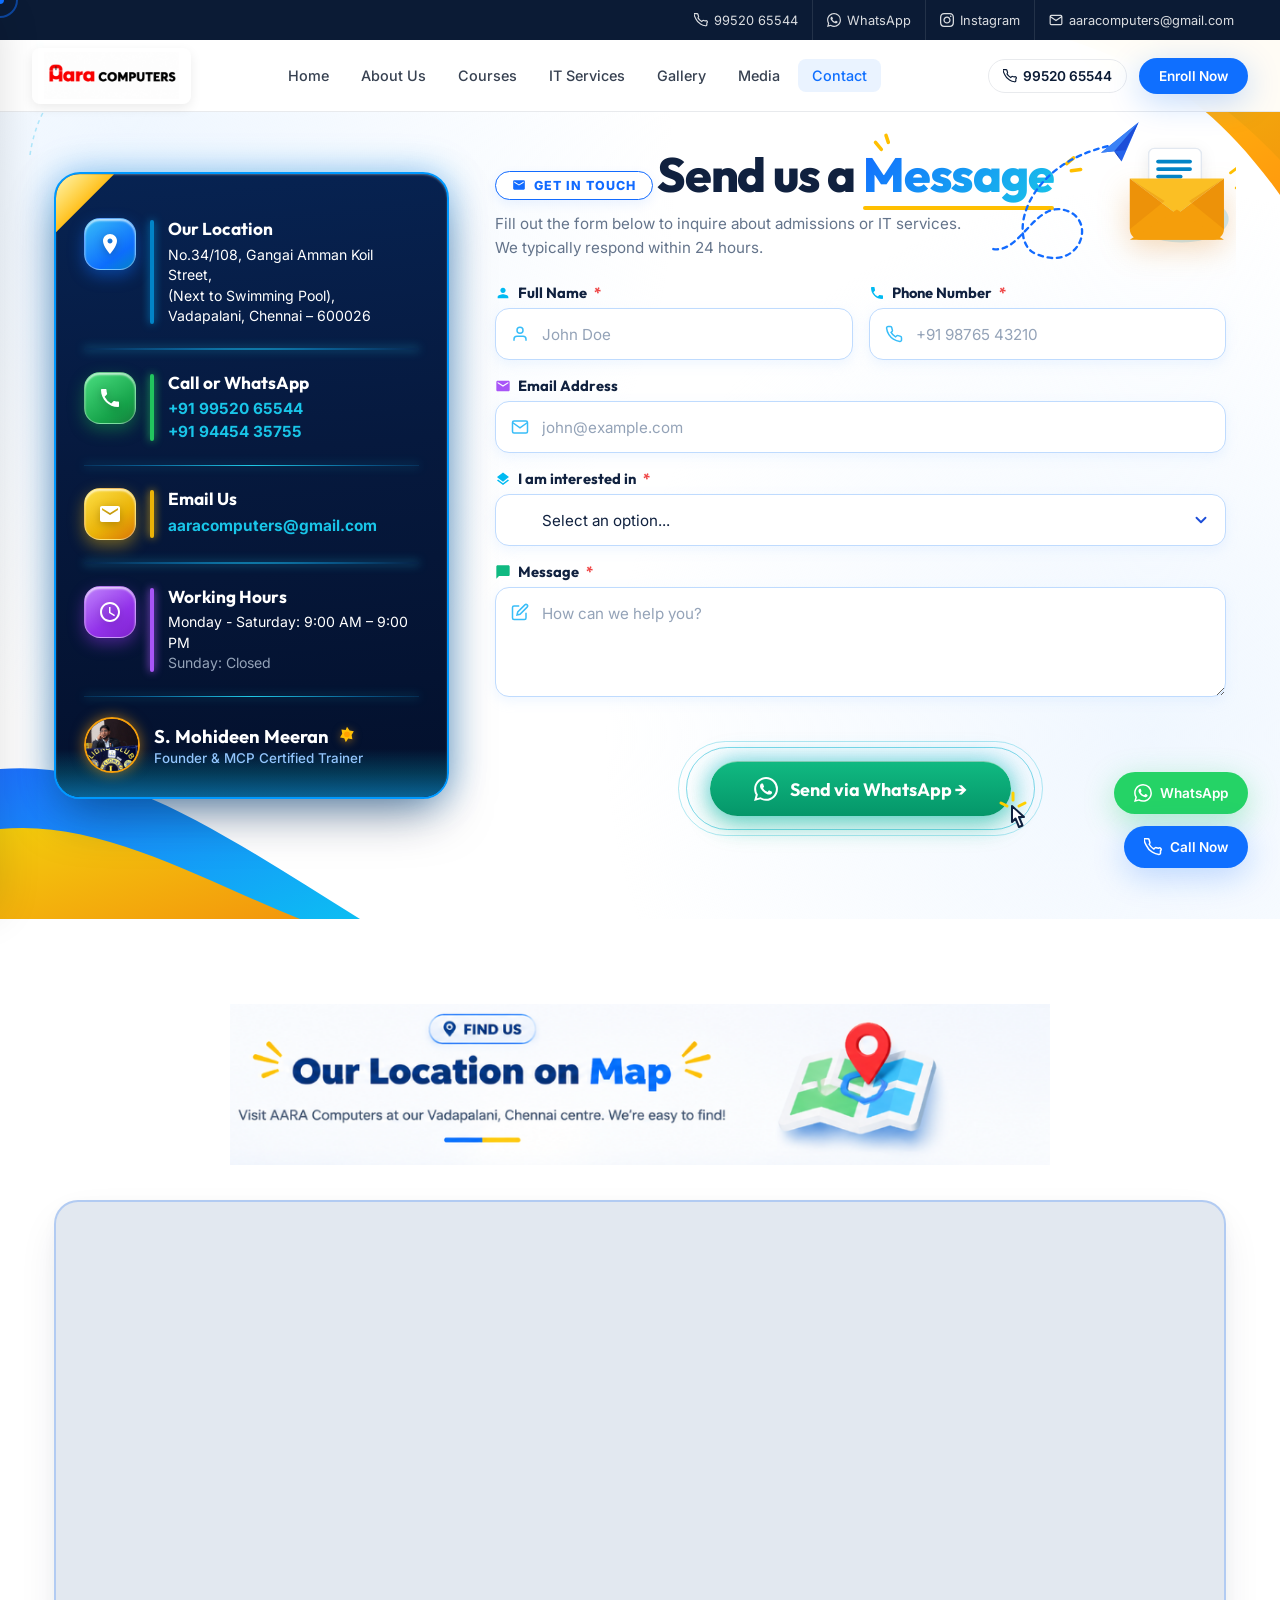
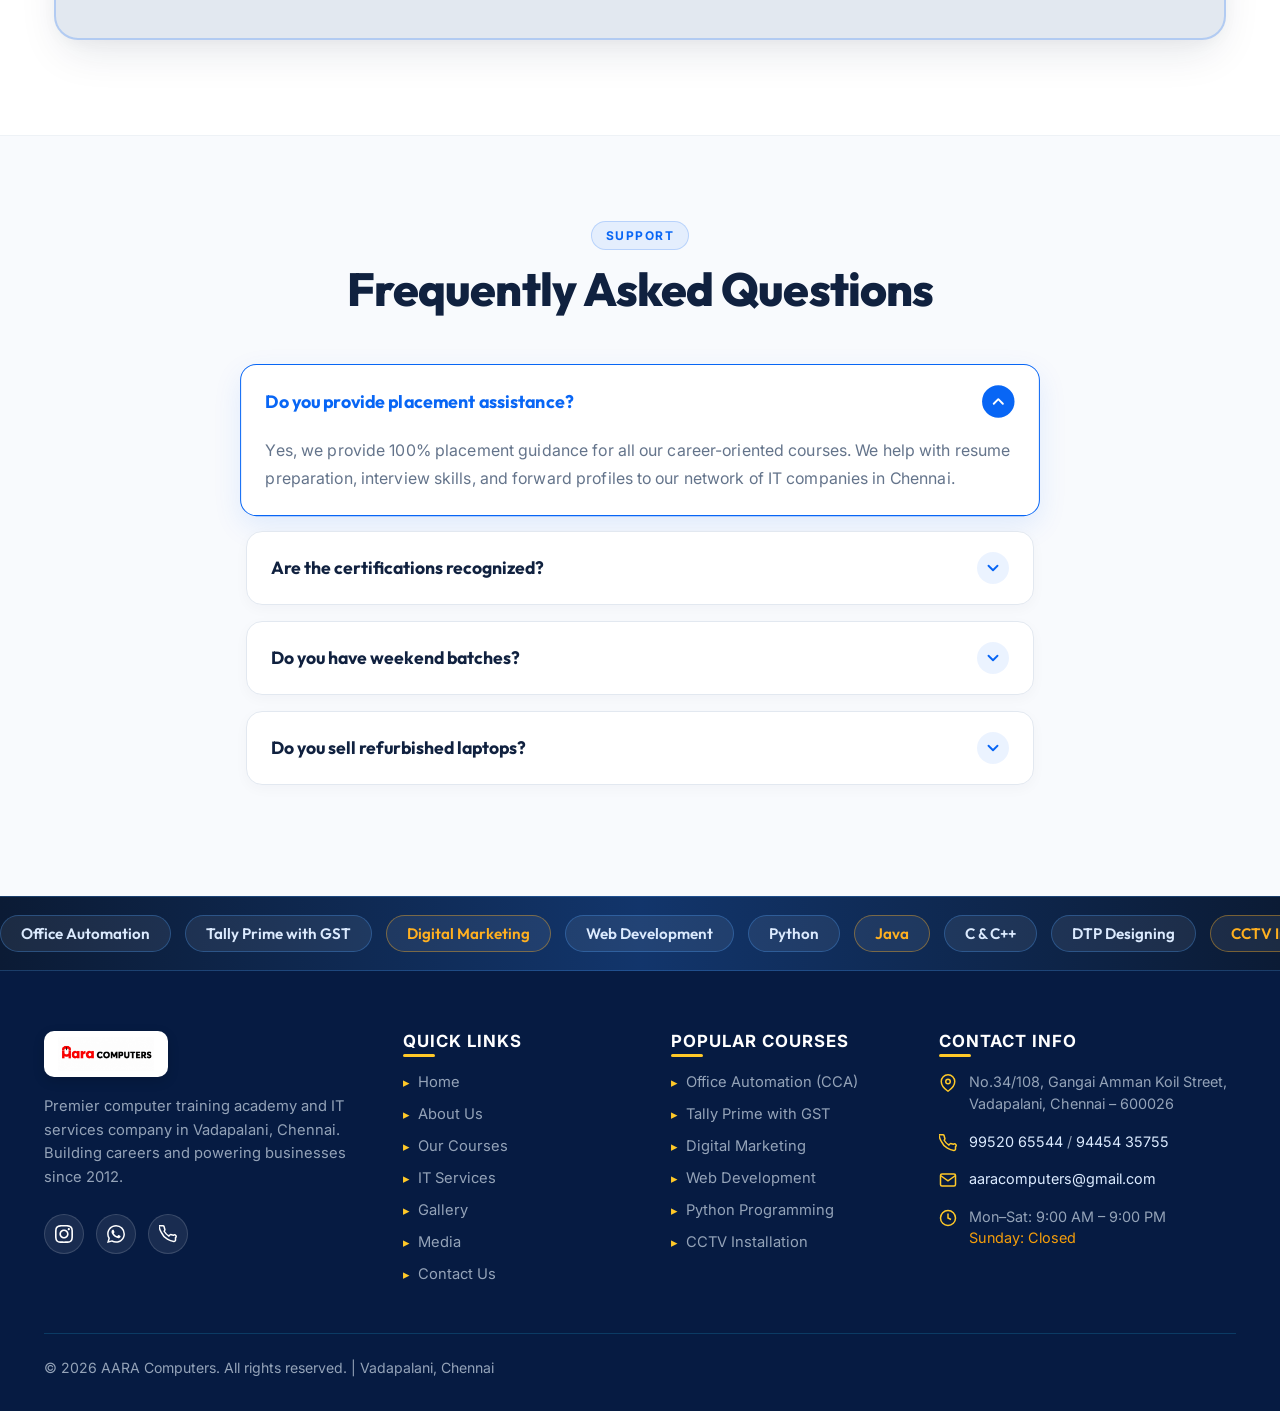
<file: AARA-COMPUTERS-WEBSITE-main/contact.html>
﻿<!DOCTYPE html>

<html lang="en">

<head>

  <meta charset="UTF-8" />

  <meta name="viewport" content="width=device-width, initial-scale=1.0" />

  <meta http-equiv="X-UA-Compatible" content="IE=edge" />

  <title>Contact Us | AARA Computers – Get Admission, Call Us Today</title>

  <meta name="description" content="Get in touch with AARA Computers in Vadapalani, Chennai for courses, admissions, and IT services. Call +91-99520-65544 or visit our office." />

  <meta name="keywords" content="contact AARA Computers, AARA Computers Chennai, get admission, call AARA, IT support" />

  <meta name="author" content="AARA Computers" />

  <meta name="robots" content="index, follow" />

  <link rel="canonical" href="https://aaracomputers.com/contact.html" />

  

  <!-- Open Graph Tags -->

  <meta property="og:type" content="website" />

  <meta property="og:title" content="Contact Us | AARA Computers" />

  <meta property="og:description" content="Get in touch with AARA Computers in Vadapalani, Chennai for courses, admissions, and IT services." />

  <meta property="og:url" content="https://aaracomputers.com/contact.html" />

  <meta property="og:site_name" content="AARA Computers" />

  <meta property="og:image" content="https://aaracomputers.com/assets/images/logo/company-logo.png" />

  

  <!-- Twitter Card Tags -->

  <meta name="twitter:card" content="summary_large_image" />

  <meta name="twitter:title" content="Contact Us | AARA Computers" />

  <meta name="twitter:description" content="Get in touch with AARA Computers in Vadapalani, Chennai for courses and IT services." />

  <meta name="twitter:image" content="https://aaracomputers.com/assets/images/logo/company-logo.png" />

  

  <!-- Favicon and App Icons -->

  <link rel="icon" href="assets/icons/favicon.ico">

  <link rel="apple-touch-icon" href="assets/icons/apple-touch-icon.png">

  <link rel="manifest" href="assets/icons/site.webmanifest">

  <meta name="theme-color" content="#0B1B35">

  

  <link rel="preconnect" href="https://fonts.googleapis.com" />

  <link rel="preconnect" href="https://fonts.gstatic.com" crossorigin />

  <link href="https://fonts.googleapis.com/css2?family=Inter:wght@300;400;500;600;700;800;900&family=Outfit:wght@300;400;500;600;700;800;900&display=swap" rel="stylesheet" />

  <link rel="stylesheet" href="assets/css/styles.css" />
  <link rel="stylesheet" href="assets/css/premium.css" />

  <style>

  /* ══════════════════════════════════════════════════════════════════════════
     AARA COMPUTERS — PREMIUM 3D CONTACT PAGE REDESIGN
     ══════════════════════════════════════════════════════════════════════════ */

  :root {
    --cnt-navy-dark: #071A3A;
    --cnt-navy-mid: #0B1F42;
    --cnt-navy-light: #102B5C;
    --cnt-blue-primary: #0866F5;
    --cnt-blue-glow: #19B9EE;
    --cnt-gold: #FFBF00;
    --cnt-gold-dark: #D97706;
    --cnt-green: #25D366;
    --cnt-green-dark: #128C7E;
    --cnt-purple: #A855F7;
    --cnt-text-dark: #10213F;
    --cnt-text-muted: #64748B;
    --cnt-border-light: #E2E8F0;
    --cnt-bg-light: #F8FAFC;
  }

  /* Page Hero */
  .page-hero-premium {
    position: relative;
    padding: 160px 0 75px;
    background-size: cover;
    background-position: center;
    background-repeat: no-repeat;
    text-align: center;
    overflow: hidden;
  }

  .page-hero-overlay {
    position: absolute;
    inset: 0;
    background: linear-gradient(180deg, rgba(7, 26, 58, 0.88) 0%, rgba(11, 31, 66, 0.94) 100%);
    z-index: 1;
  }

  .page-hero-particles {
    position: absolute;
    inset: 0;
    background-image: radial-gradient(rgba(25, 185, 238, 0.12) 1.5px, transparent 1.5px);
    background-size: 32px 32px;
    z-index: 1;
    pointer-events: none;
  }

  .page-hero-premium .container {
    position: relative;
    z-index: 2;
  }

  .page-hero-badge-wrap {
    display: inline-flex;
    align-items: center;
    justify-content: center;
    margin-bottom: 16px;
  }

  .page-hero-badge {
    display: inline-flex;
    align-items: center;
    gap: 8px;
    padding: 6px 18px;
    border-radius: 999px;
    background: rgba(8, 102, 245, 0.2);
    border: 1.5px solid rgba(8, 102, 245, 0.5);
    color: #38BDF8;
    font-size: 0.8rem;
    font-weight: 700;
    letter-spacing: 1.5px;
    text-transform: uppercase;
    box-shadow: 0 4px 14px rgba(8, 102, 245, 0.25);
  }

  .page-hero-premium h1 {
    font-family: 'Outfit', sans-serif;
    font-size: clamp(2.4rem, 5vw, 3.6rem);
    font-weight: 800;
    color: #FFFFFF;
    line-height: 1.2;
    letter-spacing: -0.02em;
    margin: 0;
  }

  .page-hero-premium .gradient-text {
    background: linear-gradient(135deg, #0866F5 0%, #19B9EE 100%);
    -webkit-background-clip: text;
    -webkit-text-fill-color: transparent;
  }

  .breadcrumb-premium {
    display: inline-flex;
    align-items: center;
    gap: 8px;
    background: rgba(255, 255, 255, 0.08);
    border: 1px solid rgba(255, 255, 255, 0.14);
    padding: 6px 18px;
    border-radius: 999px;
    font-size: 0.85rem;
    color: #DCEBFF;
  }

  .breadcrumb-premium a {
    color: #38BDF8;
    text-decoration: none;
    transition: color 0.2s ease;
  }

  .breadcrumb-premium a:hover {
    color: #FFFFFF;
  }

  
  /* ══════════════════════════════════════════════════════════════════════════
     EXACT REFERENCE DESIGN MATCHING (.cnt3d-section)
     Ref: media_1793629388995_4afc65dd.png
     ══════════════════════════════════════════════════════════════════════════ */
  .cnt3d-section {
    position: relative;
    padding: calc(40px + var(--nav-h) + 35px) 0 95px;
    background: radial-gradient(circle at 10% 20%, #EEF6FF 0%, transparent 40%),
                radial-gradient(circle at 90% 80%, #F0F7FF 0%, transparent 40%),
                #FFFFFF;
    overflow: hidden;
    isolation: isolate;
  }

  /* Corner Wave Ribbons (Top-Right & Bottom-Left) */
  .cnt3d-wave-tr {
    position: absolute;
    top: 0;
    right: 0;
    width: 380px;
    height: 220px;
    pointer-events: none;
    z-index: 1;
  }
  .cnt3d-wave-bl {
    position: absolute;
    bottom: 0;
    left: 0;
    width: 360px;
    height: 200px;
    pointer-events: none;
    z-index: 1;
  }

  /* Top-Left Dotted Trajectory Accents */
  .cnt3d-dotted-arc {
    position: absolute;
    top: 25px;
    left: 20px;
    width: 140px;
    height: 140px;
    pointer-events: none;
    z-index: 1;
    opacity: 0.55;
  }

  .cnt3d-container {
    max-width: 1220px;
    margin: 0 auto;
    padding: 0 24px;
    position: relative;
    z-index: 3;
  }

  .cnt3d-grid {
    display: grid;
    grid-template-columns: 395px 1fr;
    gap: 46px;
    align-items: center;
  }

  /* ══════════════════════════════════════════════════════════════════════════
     LEFT CARD: 3D DEEP NAVY BLUE CONTACT PANEL
     ══════════════════════════════════════════════════════════════════════════ */
  .cnt3d-info-card {
    background: linear-gradient(175deg, #072352 0%, #06193E 45%, #03102C 100%);
    border: 2px solid #0099FF;
    border-radius: 26px;
    padding: 34px 28px 24px;
    box-shadow: 0 20px 50px -10px rgba(7, 26, 58, 0.55),
                0 0 35px rgba(0, 153, 255, 0.4),
                inset 0 1px 2px rgba(255, 255, 255, 0.3);
    position: relative;
    overflow: hidden;
    display: flex;
    flex-direction: column;
    justify-content: space-between;
    min-height: 580px;
  }

  /* Top-Left 3D Curved Golden Ribbon Fold */
  .cnt3d-gold-ribbon {
    position: absolute;
    top: 0;
    left: 0;
    width: 58px;
    height: 58px;
    background: linear-gradient(135deg, #FFD500 0%, #FF9900 100%);
    border-top-left-radius: 24px;
    clip-path: polygon(0 0, 100% 0, 0 100%);
    box-shadow: 2px 2px 8px rgba(0, 0, 0, 0.35);
    z-index: 5;
    pointer-events: none;
  }
  .cnt3d-gold-ribbon::after {
    content: '';
    position: absolute;
    top: 0;
    left: 0;
    width: 100%;
    height: 100%;
    background: linear-gradient(135deg, rgba(255, 255, 255, 0.7) 0%, transparent 60%);
  }

  /* Bottom Cyan Wave Pedestal inside Card */
  .cnt3d-card-wave-base {
    position: absolute;
    bottom: 0;
    left: 0;
    right: 0;
    height: 48px;
    background: linear-gradient(180deg, transparent 0%, rgba(6, 182, 212, 0.25) 50%, rgba(14, 165, 233, 0.55) 100%);
    border-bottom-left-radius: 24px;
    border-bottom-right-radius: 24px;
    pointer-events: none;
    z-index: 1;
    /* border-top removed */
    /* box-shadow removed */
  }

  /* Items List in Left Card */
  .cnt3d-items-list {
    display: flex;
    flex-direction: column;
    gap: 0;
    position: relative;
    z-index: 2;
  }

  .cnt3d-item {
    display: flex;
    align-items: flex-start;
    gap: 14px;
    padding: 10px 0;
    position: relative;
    transition: transform 0.25s ease;
  }
  .cnt3d-item:hover {
    transform: translateX(4px);
  }

  /* Squircle 3D Icon Badges */
  .cnt3d-icon-squircle {
    width: 52px;
    height: 52px;
    min-width: 52px;
    border-radius: 16px;
    display: flex;
    align-items: center;
    justify-content: center;
    position: relative;
    flex-shrink: 0;
    border: 1px solid rgba(255, 255, 255, 0.35);
  }
  .cnt3d-icon-squircle svg {
    width: 24px;
    height: 24px;
    color: #FFFFFF;
    filter: drop-shadow(0 2px 4px rgba(0, 0, 0, 0.25));
  }

  .cnt3d-squircle-blue {
    background: linear-gradient(145deg, #38BDF8 0%, #0D6EFD 70%, #0284C7 100%);
    box-shadow: 0 6px 16px rgba(13, 110, 253, 0.45), inset 0 2px 2px rgba(255, 255, 255, 0.65);
  }
  .cnt3d-squircle-green {
    background: linear-gradient(145deg, #4ADE80 0%, #16A34A 70%, #15803D 100%);
    box-shadow: 0 6px 16px rgba(22, 163, 74, 0.45), inset 0 2px 2px rgba(255, 255, 255, 0.65);
  }
  .cnt3d-squircle-gold {
    background: linear-gradient(145deg, #FDE047 0%, #EAB308 60%, #D97706 100%);
    box-shadow: 0 6px 16px rgba(234, 179, 8, 0.45), inset 0 2px 2px rgba(255, 255, 255, 0.65);
  }
  .cnt3d-squircle-purple {
    background: linear-gradient(145deg, #C084FC 0%, #9333EA 60%, #7E22CE 100%);
    box-shadow: 0 6px 16px rgba(147, 51, 234, 0.45), inset 0 2px 2px rgba(255, 255, 255, 0.65);
  }

  /* Vertical Accent Line Beside Info */
  .cnt3d-vbar {
    width: 3.5px;
    min-width: 3.5px;
    border-radius: 999px;
    align-self: stretch;
    margin: 2px 0;
  }
  .cnt3d-vbar-blue { background: #0284C7; box-shadow: 0 0 8px #0284C7; }
  .cnt3d-vbar-green { background: #22C55E; box-shadow: 0 0 8px #22C55E; }
  .cnt3d-vbar-gold { background: #EAB308; box-shadow: 0 0 8px #EAB308; }
  .cnt3d-vbar-purple { background: #A855F7; box-shadow: 0 0 8px #A855F7; }

  /* Content Text in Items */
  .cnt3d-item-content {
    flex: 1;
    min-width: 0;
  }
  .cnt3d-item-title {
    font-family: 'Outfit', sans-serif;
    font-size: 1.08rem;
    font-weight: 700;
    color: #FFFFFF;
    margin: 0 0 4px;
    line-height: 1.3;
  }
  .cnt3d-item-text {
    font-size: 0.88rem;
    color: #FFFFFF;
    line-height: 1.45;
    margin: 0;
  }
  .cnt3d-cyan-text {
    color: #19C5E8;
    font-weight: 700;
    font-size: 0.96rem;
    display: block;
    line-height: 1.45;
    text-decoration: none;
    transition: color 0.2s ease, text-shadow 0.2s ease;
  }
  .cnt3d-cyan-text:hover {
    color: #67E8F9;
    text-shadow: 0 0 8px rgba(34, 211, 238, 0.6);
  }

  /* Glowing Cyan Laser Dividers */
  .cnt3d-laser-divider {
    height: 1.5px;
    width: 100%;
    background: radial-gradient(ellipse at center, rgba(34, 211, 238, 0.95) 0%, rgba(14, 165, 233, 0.5) 45%, transparent 85%);
    box-shadow: 0 0 10px rgba(34, 211, 238, 0.65);
    margin: 12px 0;
    position: relative;
    z-index: 2;
  }

  /* Founder Profile at Bottom */
  .cnt3d-founder-row {
    display: flex;
    align-items: center;
    gap: 14px;
    padding-top: 8px;
    position: relative;
    z-index: 2;
  }
  .cnt3d-founder-avatar-wrap {
    width: 56px;
    height: 56px;
    min-width: 56px;
    border-radius: 50%;
    border: 2.5px solid #F59E0B;
    box-shadow: 0 0 14px rgba(245, 158, 11, 0.6);
    overflow: hidden;
    position: relative;
  }
  .cnt3d-founder-avatar-wrap img {
    width: 100%;
    height: 100%;
    object-fit: cover;
    display: block;
  }
  .cnt3d-founder-info {
    flex: 1;
    min-width: 0;
  }
  .cnt3d-founder-name-wrap {
    display: flex;
    align-items: center;
    gap: 8px;
  }
  .cnt3d-founder-name {
    font-family: 'Outfit', sans-serif;
    font-size: 1.15rem;
    font-weight: 700;
    color: #FFFFFF;
    margin: 0;
  }
  .cnt3d-award-rosette {
    display: inline-flex;
    align-items: center;
    justify-content: center;
    color: #FBBF24;
    filter: drop-shadow(0 2px 4px rgba(245, 158, 11, 0.5));
  }
  .cnt3d-founder-sub {
    font-size: 0.84rem;
    color: #93C5FD;
    margin: 2px 0 0;
    font-weight: 500;
  }

  /* ══════════════════════════════════════════════════════════════════════════
     RIGHT SIDE: ENQUIRY FORM & 3D ARTWORK
     ══════════════════════════════════════════════════════════════════════════ */
  .cnt3d-form-wrap {
    position: relative;
    z-index: 3;
  }

  /* Top 3D Floating Illustrations (Envelope + Plane + Trail) */
  .cnt3d-top-artwork {
    position: absolute;
    top: -25px;
    right: -10px;
    width: 250px;
    height: 160px;
    pointer-events: none;
    z-index: 10;
  }

  /* Outlined Top Badge */
  .cnt3d-badge-outline {
    display: inline-flex;
    align-items: center;
    gap: 8px;
    background: #FFFFFF;
    border: 1.5px solid #126BFF;
    border-radius: 999px;
    padding: 6px 16px;
    color: #126BFF;
    font-weight: 800;
    font-size: 0.78rem;
    letter-spacing: 0.08em;
    margin-bottom: 12px;
    box-shadow: 0 4px 12px rgba(18, 107, 255, 0.08);
  }
  .cnt3d-badge-outline svg {
    width: 14px;
    height: 14px;
    color: #126BFF;
  }

  /* Form Title with Yellow Radiant Sparks & Underline */
  .cnt3d-form-heading {
    position: relative;
    margin: 0 0 10px;
    display: inline-block;
  }
  .cnt3d-main-title {
    font-family: 'Outfit', sans-serif;
    font-size: clamp(2.3rem, 4vw, 3rem);
    font-weight: 800;
    color: #10213F;
    line-height: 1.15;
    letter-spacing: -0.025em;
    margin: 0;
    position: relative;
    display: inline-block;
  }
  .cnt3d-title-message {
    background: linear-gradient(135deg, #126BFF 0%, #19C5E8 100%);
    -webkit-background-clip: text;
    -webkit-text-fill-color: transparent;
    position: relative;
  }
  .cnt3d-title-underline {
    position: absolute;
    bottom: -6px;
    left: 0;
    right: 0;
    height: 4px;
    background: #FFBF00;
    border-radius: 999px;
  }

  /* Yellow Spark Rays Around Heading */
  .cnt3d-ray-top-left {
    position: absolute;
    top: -14px;
    left: 215px;
  }
  .cnt3d-ray-top-right {
    position: absolute;
    top: 5px;
    right: -36px;
  }

  .cnt3d-form-subtitle {
    font-size: 0.95rem;
    color: #64748B;
    line-height: 1.55;
    margin: 0 0 24px;
    max-width: 580px;
  }

  /* Form Structure */
  .cnt3d-form-fields {
    display: flex;
    flex-direction: column;
    gap: 16px;
  }

  .cnt3d-input-row {
    display: grid;
    grid-template-columns: 1fr 1fr;
    gap: 16px;
  }

  .cnt3d-field {
    display: flex;
    flex-direction: column;
    gap: 6px;
  }

  /* Label with Flat Colored Icon */
  .cnt3d-field-label {
    display: flex;
    align-items: center;
    gap: 7px;
    font-family: 'Outfit', sans-serif;
    font-size: 0.92rem;
    font-weight: 700;
    color: #10213F;
  }
  .cnt3d-lbl-icon {
    display: inline-flex;
    align-items: center;
    justify-content: center;
  }
  .cnt3d-lbl-icon svg {
    width: 16px;
    height: 16px;
  }
  .cnt3d-lbl-cyan { color: #00BAF2; }
  .cnt3d-lbl-purple { color: #A855F7; }
  .cnt3d-lbl-green { color: #10B981; }

  /* Input Box with Outline Icon */
  .cnt3d-input-box {
    position: relative;
    display: flex;
    align-items: center;
  }
  .cnt3d-input-icon {
    position: absolute;
    left: 16px;
    width: 18px;
    height: 18px;
    color: #38BDF8;
    pointer-events: none;
    transition: color 0.2s ease;
  }
  .cnt3d-control {
    width: 100%;
    height: 52px;
    background: #FFFFFF;
    border: 1.5px solid #BFDBFE;
    border-radius: 14px;
    padding: 0 16px 0 46px;
    font-family: 'Inter', sans-serif;
    font-size: 0.95rem;
    color: #10213F;
    box-shadow: 0 4px 12px rgba(191, 219, 254, 0.25);
    transition: all 0.25s ease;
    outline: none;
  }
  .cnt3d-control:focus {
    border-color: #126BFF;
    box-shadow: 0 0 0 3px rgba(18, 107, 255, 0.2),
                0 6px 16px rgba(18, 107, 255, 0.15);
    background: #FFFFFF;
  }
  .cnt3d-control::placeholder {
    color: #94A3B8;
  }

  /* Select Box */
  .cnt3d-select {
    appearance: none;
    -webkit-appearance: none;
    padding-right: 44px;
    cursor: pointer;
  }
  .cnt3d-select-chevron {
    position: absolute;
    right: 16px;
    width: 18px;
    height: 18px;
    color: #1D4ED8;
    pointer-events: none;
  }

  /* Textarea */
  .cnt3d-textarea-box {
    align-items: flex-start;
  }
  .cnt3d-textarea-box .cnt3d-input-icon {
    top: 16px;
  }
  .cnt3d-textarea {
    height: 110px;
    padding: 14px 16px 14px 46px;
    resize: vertical;
    line-height: 1.55;
  }

  /* Submit Button Container with Radiating Cyan Ripple Rings */
  .cnt3d-btn-center {
    display: flex;
    justify-content: center;
    align-items: center;
    margin-top: 24px;
    position: relative;
  }

  .cnt3d-btn-pulse-wrap {
    position: relative;
    display: inline-flex;
    align-items: center;
    justify-content: center;
    padding: 8px;
  }

  /* Concentric Cyan Ripple Rings */
  .cnt3d-ripple-ring {
    position: absolute;
    inset: -6px -16px;
    border-radius: 999px;
    border: 1.5px solid rgba(6, 182, 212, 0.5);
    pointer-events: none;
    animation: cnt3dRippleAnim 2.8s ease-out infinite;
  }
  .cnt3d-ripple-ring:nth-child(2) {
    inset: -12px -24px;
    border-color: rgba(6, 182, 212, 0.3);
    animation-delay: 0.6s;
  }

  @keyframes cnt3dRippleAnim {
    0% { transform: scale(0.97); opacity: 0.8; }
    50% { transform: scale(1.02); opacity: 0.4; }
    100% { transform: scale(0.97); opacity: 0.8; }
  }

  /* The Green Action Button */
  .cnt3d-btn-whatsapp-action {
    display: inline-flex;
    align-items: center;
    justify-content: center;
    gap: 12px;
    background: linear-gradient(180deg, #10B981 0%, #059669 100%);
    border: none;
    border-top: 1.5px solid rgba(255, 255, 255, 0.5);
    border-radius: 999px;
    padding: 15px 44px;
    font-family: 'Outfit', sans-serif;
    font-size: 1.12rem;
    font-weight: 700;
    color: #FFFFFF;
    text-decoration: none;
    cursor: pointer;
    box-shadow: 0 10px 25px rgba(16, 185, 129, 0.4),
                0 0 25px rgba(6, 182, 212, 0.55);
    position: relative;
    z-index: 2;
    transition: transform 0.25s ease, box-shadow 0.25s ease;
  }
  .cnt3d-btn-whatsapp-action:hover {
    transform: translateY(-2px) scale(1.02);
    box-shadow: 0 14px 30px rgba(16, 185, 129, 0.5),
                0 0 35px rgba(6, 182, 212, 0.75);
    color: #FFFFFF;
  }
  .cnt3d-btn-whatsapp-action svg {
    width: 24px;
    height: 24px;
    color: #FFFFFF;
  }

  /* Yellow Clicking Hand Pointer */
  .cnt3d-click-hand {
    position: absolute;
    right: -24px;
    bottom: -16px;
    width: 52px;
    height: 52px;
    pointer-events: none;
    z-index: 5;
    animation: cnt3dHandTap 2s ease-in-out infinite;
  }
  @keyframes cnt3dHandTap {
    0%, 100% { transform: translate(0, 0) scale(1); }
    50% { transform: translate(-3px, -3px) scale(0.95); }
  }

  /* Responsive Hardening */
  @media (max-width: 992px) {
    .cnt3d-grid {
      grid-template-columns: 1fr;
      gap: 40px;
    }
    .cnt3d-info-card {
      max-width: 540px;
      margin: 0 auto;
      width: 100%;
    }
    .cnt3d-top-artwork {
      display: none;
    }
    .cnt3d-wave-tr, .cnt3d-wave-bl {
      display: none;
    }
  }

  @media (max-width: 640px) {
    .cnt3d-input-row {
      grid-template-columns: 1fr;
    }
    .cnt3d-btn-whatsapp-action {
      padding: 14px 28px;
      font-size: 1rem;
      width: 100%;
    }
    .cnt3d-click-hand {
      display: none;
    }
  }

  /* ══════════════════════════════════════════════════════════════════════════
     MAP SECTION (.cnt3d-map-section)
     ══════════════════════════════════════════════════════════════════════════ */
  .cnt3d-map-section {
    padding: 85px 0 95px;
    background: #FFFFFF;
    position: relative;
    overflow: hidden;
  }

  .cnt3d-map-header {
    text-align: center;
    max-width: 760px;
    margin: 0 auto 45px;
    display: flex;
    flex-direction: column;
    align-items: center;
  }

  .cnt3d-map-title-wrap {
    display: flex;
    align-items: center;
    justify-content: center;
    gap: 14px;
    margin: 0 0 10px;
    position: relative;
  }

  .cnt3d-map-title {
    font-family: 'Outfit', sans-serif;
    font-size: clamp(2.2rem, 4vw, 3rem);
    font-weight: 800;
    color: #10213F;
    line-height: 1.2;
    letter-spacing: -0.025em;
    margin: 0;
  }

  .cnt3d-rays {
    display: inline-flex;
    align-items: center;
    animation: cnt3dRaySparkle 3s ease-in-out infinite alternate;
  }

  .cnt3d-map-subtitle {
    font-size: 1.05rem;
    color: #64748B;
    line-height: 1.6;
    margin: 4px auto 14px;
  }

  .cnt3d-map-divider {
    display: flex;
    align-items: center;
    gap: 6px;
    margin-top: 2px;
  }

  .cnt3d-bar-blue {
    width: 48px;
    height: 3.5px;
    border-radius: 999px;
    background: #0866F5;
  }

  .cnt3d-bar-yellow {
    width: 24px;
    height: 3.5px;
    border-radius: 999px;
    background: #FFBF00;
  }

  .cnt3d-map-frame {
    width: 100%;
    height: 440px;
    border-radius: 24px;
    overflow: hidden;
    border: 2px solid rgba(8, 102, 245, 0.22);
    box-shadow: 0 18px 45px -10px rgba(16, 33, 63, 0.12),
                0 4px 16px -2px rgba(16, 33, 63, 0.04);
    background: #E2E8F0;
    position: relative;
  }

  .cnt3d-map-frame iframe {
    width: 100%;
    height: 100%;
    border: none;
    display: block;
  }

  /* ══════════════════════════════════════════════════════════════════════════
     ANIMATIONS & KEYFRAMES
     ══════════════════════════════════════════════════════════════════════════ */
  @keyframes cnt3dFloatEnvelope {
    0% { transform: translateY(0px) rotate(0deg); }
    50% { transform: translateY(-12px) rotate(2deg); }
    100% { transform: translateY(-4px) rotate(-1deg); }
  }

  @keyframes cnt3dFloatPlane {
    0% { transform: translateY(0px) translateX(0px) rotate(0deg); }
    50% { transform: translateY(-10px) translateX(8px) rotate(3deg); }
    100% { transform: translateY(-3px) translateX(-4px) rotate(-2deg); }
  }

  @keyframes cnt3dWaPulse {
    0% { box-shadow: 0 10px 28px rgba(37, 211, 102, 0.35); }
    50% { box-shadow: 0 14px 36px rgba(37, 211, 102, 0.55); }
    100% { box-shadow: 0 10px 28px rgba(37, 211, 102, 0.35); }
  }

  @keyframes cnt3dRaySparkle {
    0% { opacity: 0.8; transform: scale(1); }
    50% { opacity: 1; transform: scale(1.1); }
    100% { opacity: 0.8; transform: scale(1); }
  }

  /* ══════════════════════════════════════════════════════════════════════════
     RESPONSIVE BREAKPOINTS
     ══════════════════════════════════════════════════════════════════════════ */
  @media (max-width: 1024px) {
    .cnt3d-grid {
      grid-template-columns: 1fr;
      gap: 36px;
    }
    .cnt3d-float-plane {
      display: none;
    }
    .cnt3d-float-envelope {
      width: 100px;
      height: 80px;
      top: 20px;
      right: 20px;
    }
    .cnt3d-form-card {
      padding: 36px 32px;
    }
  }

  @media (max-width: 640px) {
    .cnt3d-section {
      padding: 60px 0 75px;
    }
    .cnt3d-form-row {
      grid-template-columns: 1fr;
      gap: 16px;
    }
    .cnt3d-info-card {
      padding: 30px 20px 26px;
      border-radius: 20px;
    }
    .cnt3d-form-card {
      padding: 28px 20px;
      border-radius: 20px;
    }
    .cnt3d-item {
      padding: 14px 0;
    }
    .cnt3d-icon-box {
      width: 40px;
      height: 40px;
    }
    .cnt3d-icon-box svg {
      width: 18px;
      height: 18px;
    }
    .cnt3d-map-frame {
      height: 320px;
      border-radius: 18px;
    }
    .cnt3d-float-envelope {
      display: none;
    }
  }

  @media (prefers-reduced-motion: reduce) {
    .cnt3d-float-envelope,
    .cnt3d-float-plane,
    .cnt3d-btn-whatsapp,
    .cnt3d-rays {
      animation: none !important;
      transition: none !important;
      transform: none !important;
    }
  }

  
  /* ══════════════════════════════════════════════════════════════════════════
     FAQ SECTION (.faq-section)
     ══════════════════════════════════════════════════════════════════════════ */
  .faq-section {
    padding: 85px 0 95px;
    background: #F8FAFD;
    position: relative;
    border-top: 1px solid #EEF2F6;
  }
  .faq-section .section-header {
    text-align: center;
    max-width: 680px;
    margin: 0 auto 48px;
  }
  .faq-section .section-label {
    display: inline-flex;
    align-items: center;
    gap: 8px;
    font-size: 0.75rem;
    font-weight: 700;
    letter-spacing: 0.12em;
    text-transform: uppercase;
    color: #0866F5;
    background: rgba(8, 102, 245, 0.08);
    border: 1px solid rgba(8, 102, 245, 0.2);
    padding: 6px 14px;
    border-radius: 999px;
    margin-bottom: 12px;
  }
  .faq-section .section-title {
    font-family: 'Outfit', sans-serif;
    font-size: clamp(2rem, 3.5vw, 2.7rem);
    font-weight: 800;
    color: #10213F;
    line-height: 1.2;
    letter-spacing: -0.02em;
    margin: 0;
  }
  .faq-container {
    max-width: 820px;
    margin: 0 auto;
    padding: 0 16px;
  }
  .faq-item {
    background: #FFFFFF;
    border-radius: 16px;
    margin-bottom: 1rem;
    border: 1.5px solid #E2E8F0;
    box-shadow: 0 4px 14px rgba(16, 33, 63, 0.03);
    overflow: hidden;
    transition: all 0.3s cubic-bezier(0.16, 1, 0.3, 1);
  }
  .faq-item:hover {
    border-color: rgba(8, 102, 245, 0.35);
    box-shadow: 0 8px 24px rgba(8, 102, 245, 0.08);
    transform: translateY(-1px);
  }
  .faq-item.active {
    border-color: #0866F5;
    box-shadow: 0 10px 28px rgba(8, 102, 245, 0.1);
  }
  .faq-question {
    padding: 1.25rem 1.5rem;
    display: flex;
    justify-content: space-between;
    align-items: center;
    gap: 16px;
    cursor: pointer;
    font-family: 'Outfit', sans-serif;
    font-weight: 700;
    color: #10213F;
    font-size: 1.1rem;
    line-height: 1.4;
    user-select: none;
    transition: color 0.2s ease;
  }
  .faq-item:hover .faq-question {
    color: #0866F5;
  }
  .faq-item.active .faq-question {
    color: #0866F5;
  }
  .faq-icon {
    width: 32px;
    height: 32px;
    min-width: 32px;
    max-width: 32px;
    border-radius: 50%;
    background: rgba(8, 102, 245, 0.08);
    display: flex;
    align-items: center;
    justify-content: center;
    color: #0866F5;
    transition: transform 0.35s cubic-bezier(0.16, 1, 0.3, 1), background 0.25s ease, color 0.25s ease;
    flex-shrink: 0;
  }
  .faq-icon svg {
    width: 18px;
    height: 18px;
    max-width: 18px;
    max-height: 18px;
    display: block;
    stroke: currentColor;
    transition: transform 0.35s cubic-bezier(0.16, 1, 0.3, 1);
  }
  .faq-item.active .faq-icon {
    transform: rotate(180deg);
    background: #0866F5;
    color: #FFFFFF;
  }
  .faq-answer {
    padding: 0 1.5rem;
    max-height: 0;
    overflow: hidden;
    transition: max-height 0.4s cubic-bezier(0.16, 1, 0.3, 1), padding 0.3s ease;
    color: #64748B;
    font-size: 0.98rem;
    line-height: 1.7;
  }
  .faq-item.active .faq-answer {
    padding: 0 1.5rem 1.4rem;
    max-height: 400px;
  }

  
  /* Map Header Image Centered */
  .cnt3d-map-header-centered {
    text-align: center;
    display: flex;
    justify-content: center;
    align-items: center;
    margin: 0 auto 35px;
    width: 100%;
  }
  .cnt3d-map-header-img {
    max-width: 820px;
    width: 100%;
    height: auto;
    display: block;
    margin: 0 auto;
    object-fit: contain;
  }

</style>
</head>
<body>
<div id="cursor-dot"></div>

  <div id="cursor-ring"></div>



  <!-- Sticky Top Bar -->

  <div class="sticky-top-bar">

    <a href="tel:+919952065544">

      <svg viewBox="0 0 24 24" fill="none" stroke="currentColor" stroke-width="2"><path d="M22 16.92v3a2 2 0 01-2.18 2 19.79 19.79 0 01-8.63-3.07A19.5 19.5 0 013.07 9.8a19.79 19.79 0 01-3.07-8.63A2 2 0 012 .98h3a2 2 0 012 1.72c.127.96.361 1.903.7 2.81a2 2 0 01-.45 2.11L6.91 8.35a16 16 0 006.29 6.29l1.29-1.29a2 2 0 012.11-.45c.907.339 1.85.573 2.81.7A2 2 0 0122 16.92z"/></svg>

      99520 65544

    </a>

    <a href="https://wa.me/919952065544" target="_blank" rel="noopener noreferrer">

      <svg viewBox="0 0 24 24" fill="currentColor"><path d="M17.472 14.382c-.297-.149-1.758-.867-2.03-.967-.273-.099-.471-.148-.67.15-.197.297-.767.966-.94 1.164-.173.199-.347.223-.644.075-.297-.15-1.255-.463-2.39-1.475-.883-.788-1.48-1.761-1.653-2.059-.173-.297-.018-.458.13-.606.134-.133.298-.347.446-.52.149-.174.198-.298.298-.497.099-.198.05-.371-.025-.52-.075-.149-.669-1.612-.916-2.207-.242-.579-.487-.5-.669-.51-.173-.008-.371-.01-.57-.01-.198 0-.52.074-.792.372-.272.297-1.04 1.016-1.04 2.479 0 1.462 1.065 2.875 1.213 3.074.149.198 2.096 3.2 5.077 4.487.709.306 1.262.489 1.694.625.712.227 1.36.195 1.871.118.571-.085 1.758-.719 2.006-1.413.248-.694.248-1.289.173-1.413-.074-.124-.272-.198-.57-.347m-5.421 7.403h-.004a9.87 9.87 0 01-5.031-1.378l-.361-.214-3.741.982.998-3.648-.235-.374a9.86 9.86 0 01-1.51-5.26c.001-5.45 4.436-9.884 9.888-9.884 2.64 0 5.122 1.03 6.988 2.898a9.825 9.825 0 012.893 6.994c-.003 5.45-4.437 9.884-9.885 9.884m8.413-18.297A11.815 11.815 0 0012.05 0C5.495 0 .16 5.335.157 11.892c0 2.096.547 4.142 1.588 5.945L.057 24l6.305-1.654a11.882 11.882 0 005.683 1.448h.005c6.554 0 11.89-5.335 11.893-11.893a11.821 11.821 0 00-3.48-8.413z"/></svg>

      WhatsApp

    </a>

    <a href="https://www.instagram.com/aaracomputers" target="_blank" rel="noopener noreferrer">

      <svg viewBox="0 0 24 24" fill="currentColor"><path d="M12 2.163c3.204 0 3.584.012 4.85.07 3.252.148 4.771 1.691 4.919 4.919.058 1.265.069 1.645.069 4.849 0 3.205-.012 3.584-.069 4.849-.149 3.225-1.664 4.771-4.919 4.919-1.266.058-1.644.07-4.85.07-3.204 0-3.584-.012-4.849-.07-3.26-.149-4.771-1.699-4.919-4.92-.058-1.265-.07-1.644-.07-4.849 0-3.204.013-3.583.07-4.849.149-3.227 1.664-4.771 4.919-4.919 1.266-.057 1.645-.069 4.849-.069zm0-2.163c-3.259 0-3.667.014-4.947.072-4.358.2-6.78 2.618-6.98 6.98-.059 1.281-.073 1.689-.073 4.948 0 3.259.014 3.668.072 4.948.2 4.358 2.618 6.78 6.98 6.98 1.281.058 1.689.072 4.948.072 3.259 0 3.668-.014 4.948-.072 4.354-.2 6.782-2.618 6.979-6.98.059-1.28.073-1.689.073-4.948 0-3.259-.014-3.667-.072-4.947-.196-4.354-2.617-6.78-6.979-6.98-1.281-.059-1.69-.073-4.949-.073zm0 5.838c-3.403 0-6.162 2.759-6.162 6.162s2.759 6.163 6.162 6.163 6.162-2.759 6.162-6.163c0-3.403-2.759-6.162-6.162-6.162zm0 10.162c-2.209 0-4-1.79-4-4 0-2.209 1.791-4 4-4s4 1.791 4 4c0 2.21-1.791 4-4 4zm6.406-11.845c-.796 0-1.441.645-1.441 1.44s.645 1.44 1.441 1.44c.795 0 1.439-.645 1.439-1.44s-.644-1.44-1.439-1.44z"/></svg>

      Instagram

    </a>

    <a href="mailto:aaracomputers@gmail.com">

      <svg viewBox="0 0 24 24" fill="none" stroke="currentColor" stroke-width="2"><path d="M4 4h16c1.1 0 2 .9 2 2v12c0 1.1-.9 2-2 2H4c-1.1 0-2-.9-2-2V6c0-1.1.9-2 2-2z"/><polyline points="22,6 12,13 2,6"/></svg>

      aaracomputers@gmail.com

    </a>

  </div>



  <!-- Navbar -->

  <nav class="navbar">

    <a href="index.html" class="logo-wrap">

      <img loading="lazy" decoding="async" src="assets/images/logo/company-logo.png" alt="AARA Computers Logo" />

      

    </a>

    <div class="nav-links">

      <a href="index.html">Home</a>

      <a href="about.html">About Us</a>

      <a href="courses.html">Courses</a>

      <a href="services.html">IT Services</a>

      <a href="gallery.html">Gallery</a>

      <a href="media.html">Media</a>

      <a href="contact.html" class="active">Contact</a>

    </div>

    <div class="nav-cta">

      <a href="tel:+919952065544" class="btn-nav-phone">

        <svg width="14" height="14" viewBox="0 0 24 24" fill="none" stroke="currentColor" stroke-width="2"><path d="M22 16.92v3a2 2 0 01-2.18 2 19.79 19.79 0 01-8.63-3.07A19.5 19.5 0 013.07 9.8a19.79 19.79 0 01-3.07-8.63A2 2 0 012 .98h3a2 2 0 012 1.72c.127.96.361 1.903.7 2.81a2 2 0 01-.45 2.11L6.91 8.35a16 16 0 006.29 6.29l1.29-1.29a2 2 0 012.11-.45c.907.339 1.85.573 2.81.7A2 2 0 0122 16.92z"/></svg>

        99520 65544

      </a>

      <a href="contact.html" class="btn btn-primary" style="padding:10px 20px;font-size:0.85rem;">Enroll Now</a>

    </div>

    <div class="hamburger" id="hamburger" aria-label="Open menu">

      <span></span><span></span><span></span>

    </div>

  </nav>



  <!-- Mobile Nav -->

  <div class="mobile-nav-overlay" id="nav-overlay"></div>

  <nav class="mobile-nav" id="mobile-nav">

    <div class="close-btn" id="nav-close">

      <svg width="18" height="18" viewBox="0 0 24 24" fill="none" stroke="currentColor" stroke-width="2"><line x1="18" y1="6" x2="6" y2="18"/><line x1="6" y1="6" x2="18" y2="18"/></svg>

    </div>

    <img loading="lazy" decoding="async" src="assets/images/logo/company-logo.png" alt="AARA Computers" style="height:44px;margin-bottom:1.5rem;" />

    <ul>

      <li><a href="index.html">Home</a></li>

      <li><a href="about.html">About Us</a></li>

      <li><a href="courses.html">Courses</a></li>

      <li><a href="services.html">IT Services</a></li>

      <li><a href="gallery.html">Gallery</a></li>
<li><a href="media.html">Media</a></li>

      <li><a href="contact.html" class="active">Contact</a></li>

    </ul>

    <div style="margin-top:2rem;display:flex;flex-direction:column;gap:10px;">

      <a href="tel:+919952065544" class="btn btn-outline" style="justify-content:center;">📞 Call Now</a>

      <a href="https://wa.me/919952065544" class="btn btn-whatsapp" style="justify-content:center;">💬 WhatsApp</a>

    </div>

  </nav>



  

  <!-- =========================================================================
       PREMIUM 3D CONTACT SECTION (.cnt3d-section) — EXACT REFERENCE MATCH
       Ref: media_1793629388995_4afc65dd.png
       ========================================================================= -->
  <section class="cnt3d-section" id="contact-main" aria-label="Contact Information and Enquiry Form">
    <!-- Top-Right Ribbon Wave -->
    <svg class="cnt3d-wave-tr" viewBox="0 0 380 220" fill="none" xmlns="http://www.w3.org/2000/svg" aria-hidden="true">
      <path d="M0,0 C140,50 250,20 380,160 L380,0 Z" fill="url(#wave-blue-tr)" opacity="0.95"/>
      <path d="M80,0 C180,60 270,40 380,195 L380,0 Z" fill="url(#wave-yellow-tr)" opacity="0.95"/>
      <defs>
        <linearGradient id="wave-blue-tr" x1="0" y1="0" x2="1" y2="1">
          <stop offset="0%" stop-color="#126BFF"/>
          <stop offset="100%" stop-color="#00BAF2"/>
        </linearGradient>
        <linearGradient id="wave-yellow-tr" x1="0" y1="0" x2="1" y2="1">
          <stop offset="0%" stop-color="#FFD000"/>
          <stop offset="100%" stop-color="#FF9500"/>
        </linearGradient>
      </defs>
    </svg>

    <!-- Bottom-Left Ribbon Wave -->
    <svg class="cnt3d-wave-bl" viewBox="0 0 360 200" fill="none" xmlns="http://www.w3.org/2000/svg" aria-hidden="true">
      <path d="M0,200 L0,50 C120,40 230,120 360,200 Z" fill="url(#wave-blue-bl)" opacity="0.95"/>
      <path d="M0,200 L0,110 C100,100 200,160 300,200 Z" fill="url(#wave-yellow-bl)" opacity="0.95"/>
      <defs>
        <linearGradient id="wave-blue-bl" x1="0" y1="0" x2="1" y2="1">
          <stop offset="0%" stop-color="#126BFF"/>
          <stop offset="100%" stop-color="#00BAF2"/>
        </linearGradient>
        <linearGradient id="wave-yellow-bl" x1="0" y1="0" x2="1" y2="1">
          <stop offset="0%" stop-color="#FFD000"/>
          <stop offset="100%" stop-color="#FF9500"/>
        </linearGradient>
      </defs>
    </svg>

    <!-- Top-Left Dotted Trajectory -->
    <svg class="cnt3d-dotted-arc" viewBox="0 0 140 140" fill="none" xmlns="http://www.w3.org/2000/svg" aria-hidden="true">
      <circle cx="20" cy="20" r="4" fill="#00BAF2" opacity="0.6"/>
      <circle cx="85" cy="45" r="3" fill="#00BAF2" opacity="0.4"/>
      <path d="M10,130 C20,60 70,30 130,20" stroke="#00BAF2" stroke-width="1.5" stroke-dasharray="4,4" fill="none" opacity="0.5"/>
    </svg>

    <div class="cnt3d-container">
      <div class="cnt3d-grid">
        
        <!-- ===================================================================
             LEFT SIDE: 3D DEEP NAVY BLUE CONTACT PANEL
             =================================================================== -->
        <div class="cnt3d-info-card reveal-left">
          <!-- 3D Curved Golden Ribbon Fold Top-Left -->
          <div class="cnt3d-gold-ribbon" aria-hidden="true"></div>
          
          <!-- Bottom Cyan Wave Pedestal -->
          <div class="cnt3d-card-wave-base" aria-hidden="true"></div>

          <!-- Contact Items List -->
          <div class="cnt3d-items-list">
            
            <!-- 1. Our Location -->
            <div class="cnt3d-item">
              <div class="cnt3d-icon-squircle cnt3d-squircle-blue" aria-hidden="true">
                <svg viewBox="0 0 24 24" fill="currentColor">
                  <path d="M12 2C8.13 2 5 5.13 5 9c0 5.25 7 13 7 13s7-7.75 7-13c0-3.87-3.13-7-7-7zm0 9.5c-1.38 0-2.5-1.12-2.5-2.5s1.12-2.5 2.5-2.5 2.5 1.12 2.5 2.5-1.12 2.5-2.5 2.5z"/>
                </svg>
              </div>
              <span class="cnt3d-vbar cnt3d-vbar-blue"></span>
              <div class="cnt3d-item-content">
                <h4 class="cnt3d-item-title">Our Location</h4>
                <p class="cnt3d-item-text">
                  <a href="https://maps.google.com/?q=AARA+Computers+Vadapalani+Chennai" target="_blank" rel="noopener noreferrer" style="color:#FFFFFF;text-decoration:none;">
                    No.34/108, Gangai Amman Koil Street,<br/>
                    (Next to Swimming Pool),<br/>
                    Vadapalani, Chennai – 600026
                  </a>
                </p>
              </div>
            </div>

            <!-- Glowing Laser Divider -->
            <div class="cnt3d-laser-divider" aria-hidden="true"></div>

            <!-- 2. Call or WhatsApp -->
            <div class="cnt3d-item">
              <div class="cnt3d-icon-squircle cnt3d-squircle-green" aria-hidden="true">
                <svg viewBox="0 0 24 24" fill="currentColor">
                  <path d="M6.62 10.79a15.053 15.053 0 006.59 6.59l2.2-2.2c.27-.27.67-.36 1.02-.24 1.12.37 2.33.57 3.57.57.55 0 1 .45 1 1V20c0 .55-.45 1-1 1-9.39 0-17-7.61-17-17 0-.55.45-1 1-1h3.5c.55 0 1 .45 1 1 0 1.25.2 2.45.57 3.57.11.35.03.74-.25 1.02l-2.2 2.2z"/>
                </svg>
              </div>
              <span class="cnt3d-vbar cnt3d-vbar-green"></span>
              <div class="cnt3d-item-content">
                <h4 class="cnt3d-item-title">Call or WhatsApp</h4>
                <a href="tel:+919952065544" class="cnt3d-cyan-text">+91 99520 65544</a>
                <a href="tel:+919445435755" class="cnt3d-cyan-text">+91 94454 35755</a>
              </div>
            </div>

            <!-- Glowing Laser Divider -->
            <div class="cnt3d-laser-divider" aria-hidden="true"></div>

            <!-- 3. Email Us -->
            <div class="cnt3d-item">
              <div class="cnt3d-icon-squircle cnt3d-squircle-gold" aria-hidden="true">
                <svg viewBox="0 0 24 24" fill="currentColor">
                  <path d="M20 4H4c-1.1 0-2 .9-2 2v12c0 1.1.9 2 2 2h16c1.1 0 2-.9 2-2V6c0-1.1-.9-2-2-2zm0 4l-8 5-8-5V6l8 5 8-5v2z"/>
                </svg>
              </div>
              <span class="cnt3d-vbar cnt3d-vbar-gold"></span>
              <div class="cnt3d-item-content">
                <h4 class="cnt3d-item-title">Email Us</h4>
                <a href="mailto:aaracomputers@gmail.com" class="cnt3d-cyan-text">aaracomputers@gmail.com</a>
              </div>
            </div>

            <!-- Glowing Laser Divider -->
            <div class="cnt3d-laser-divider" aria-hidden="true"></div>

            <!-- 4. Working Hours -->
            <div class="cnt3d-item">
              <div class="cnt3d-icon-squircle cnt3d-squircle-purple" aria-hidden="true">
                <svg viewBox="0 0 24 24" fill="currentColor">
                  <path d="M11.99 2C6.47 2 2 6.48 2 12s4.47 10 9.99 10C17.52 22 22 17.52 22 12S17.52 2 11.99 2zM12 20c-4.42 0-8-3.58-8-8s3.58-8 8-8 8 3.58 8 8-3.58 8-8 8zm.5-13H11v6l5.25 3.15.75-1.23-4.5-2.67z"/>
                </svg>
              </div>
              <span class="cnt3d-vbar cnt3d-vbar-purple"></span>
              <div class="cnt3d-item-content">
                <h4 class="cnt3d-item-title">Working Hours</h4>
                <p class="cnt3d-item-text">Monday - Saturday: 9:00 AM – 9:00 PM</p>
                <p class="cnt3d-item-text" style="color: #94A3B8;">Sunday: Closed</p>
              </div>
            </div>

            <!-- Glowing Laser Divider -->
            <div class="cnt3d-laser-divider" aria-hidden="true"></div>

          </div>

          <!-- Founder Details at Bottom -->
          <div class="cnt3d-founder-row">
            <div class="cnt3d-founder-avatar-wrap">
              <img src="assets/images/founder/founder-photo1.jpg" alt="S. Mohideen Meeran" loading="lazy" decoding="async" />
            </div>
            <div class="cnt3d-founder-info">
              <div class="cnt3d-founder-name-wrap">
                <h4 class="cnt3d-founder-name">S. Mohideen Meeran</h4>
                <span class="cnt3d-award-rosette" title="Best Teacher Award Recipient">
                  <svg width="20" height="20" viewBox="0 0 24 24" fill="#FFC107">
                    <path d="M12 1L15.09 5.26L20.18 6.18L17.55 10.74L18.47 15.82L13.38 15.09L10.62 19.35L8.71 14.74L3.62 13.82L6.25 9.26L5.33 4.18L10.42 4.91L12 1Z"/>
                    <circle cx="12" cy="10" r="3.5" fill="#FFA000"/>
                  </svg>
                </span>
              </div>
              <p class="cnt3d-founder-sub">Founder & MCP Certified Trainer</p>
            </div>
          </div>
        </div>

        <!-- ===================================================================
             RIGHT SIDE: ENQUIRY FORM & 3D ARTWORK
             =================================================================== -->
        <div class="cnt3d-form-wrap reveal-right">
          
          <!-- Top 3D Floating Illustrations (Plane + Dotted Trail + 3D Envelope) -->
          <div class="cnt3d-top-artwork" aria-hidden="true">
            <svg viewBox="0 0 260 170" width="100%" height="100%" fill="none" xmlns="http://www.w3.org/2000/svg">
              <!-- Dotted Flight Trajectory Loop -->
              <path d="M5,135 C35,140 50,80 85,95 C115,108 95,160 50,140 C20,128 35,45 130,25" stroke="#126BFF" stroke-width="2.5" stroke-dasharray="5,5" fill="none" stroke-linecap="round"/>
              <!-- 3D Blue Paper Plane -->
              <g transform="translate(115, 8) rotate(-10)">
                <path d="M0,25 L45,0 L20,38 L14,26 Z" fill="#2563EB"/>
                <path d="M45,0 L14,26 L26,27 Z" fill="#1D4ED8"/>
                <path d="M14,26 L20,38 L17,30 Z" fill="#1E40AF"/>
                <path d="M0,25 L45,0 L14,26 Z" fill="#3B82F6"/>
              </g>
              <!-- 3D Yellow Open Envelope with Paper popping out -->
              <g transform="translate(145, 18)">
                <!-- Ambient Glow behind envelope -->
                <ellipse cx="60" cy="85" rx="50" ry="25" fill="#38BDF8" opacity="0.25"/>
                <!-- Popping Letter Paper -->
                <rect x="25" y="10" width="56" height="60" rx="6" fill="#FFFFFF" stroke="#E2E8F0" stroke-width="1.5" filter="drop-shadow(0 4px 8px rgba(0,0,0,0.08))"/>
                <rect x="33" y="22" width="38" height="4" rx="2" fill="#0284C7"/>
                <rect x="33" y="30" width="38" height="4" rx="2" fill="#0284C7"/>
                <rect x="33" y="38" width="28" height="4" rx="2" fill="#0284C7"/>
                <rect x="33" y="46" width="34" height="4" rx="2" fill="#0284C7"/>
                <!-- Envelope Body -->
                <path d="M5,42 L55,80 L105,42 L105,96 C105,102 100,107 94,107 L16,107 C10,107 5,102 5,96 Z" fill="#F59E0B" filter="drop-shadow(0 8px 16px rgba(217, 119, 6, 0.3))"/>
                <path d="M5,42 L55,80 L105,42 L55,42 Z" fill="#FBBF24"/>
                <path d="M5,96 L42,66 L5,42 Z" fill="#D97706" opacity="0.3"/>
                <path d="M105,96 L68,66 L105,42 Z" fill="#D97706" opacity="0.3"/>
                <path d="M5,107 L55,75 L105,107 Z" fill="#F59E0B"/>
                <!-- Radiant Yellow Sparks around envelope -->
                <line x1="112" y1="36" x2="120" y2="30" stroke="#FFBF00" stroke-width="3" stroke-linecap="round"/>
                <line x1="118" y1="52" x2="128" y2="52" stroke="#FFBF00" stroke-width="3" stroke-linecap="round"/>
              </g>
            </svg>
          </div>

          <!-- Outlined Top Badge -->
          <div class="cnt3d-badge-outline">
            <svg viewBox="0 0 24 24" fill="currentColor">
              <path d="M20 4H4c-1.1 0-2 .9-2 2v12c0 1.1.9 2 2 2h16c1.1 0 2-.9 2-2V6c0-1.1-.9-2-2-2zm0 4l-8 5-8-5V6l8 5 8-5v2z"/>
            </svg>
            <span>GET IN TOUCH</span>
          </div>

          <!-- Form Heading with Radiant Sparks and Underline -->
          <div class="cnt3d-form-heading">
            <h2 class="cnt3d-main-title">
              Send us a <span class="cnt3d-title-message">Message<span class="cnt3d-title-underline"></span></span>
            </h2>
            <!-- Spark Rays -->
            <svg class="cnt3d-ray-top-left" width="28" height="28" viewBox="0 0 24 24" fill="none" aria-hidden="true">
              <line x1="8" y1="14" x2="3" y2="8" stroke="#FFBF00" stroke-width="3" stroke-linecap="round"/>
              <line x1="14" y1="8" x2="12" y2="2" stroke="#FFBF00" stroke-width="3" stroke-linecap="round"/>
            </svg>
            <svg class="cnt3d-ray-top-right" width="28" height="28" viewBox="0 0 24 24" fill="none" aria-hidden="true">
              <line x1="4" y1="10" x2="10" y2="5" stroke="#FFBF00" stroke-width="3" stroke-linecap="round"/>
              <line x1="8" y1="16" x2="16" y2="15" stroke="#FFBF00" stroke-width="3" stroke-linecap="round"/>
            </svg>
          </div>

          <p class="cnt3d-form-subtitle">
            Fill out the form below to inquire about admissions or IT services.<br/>
            We typically respond within 24 hours.
          </p>

          <form id="whatsapp-form" action="#" method="POST" novalidate>
            <div class="cnt3d-form-fields">
              
              <!-- Row 1: Full Name & Phone Number -->
              <div class="cnt3d-input-row">
                <div class="cnt3d-field">
                  <label for="name" class="cnt3d-field-label">
                    <span class="cnt3d-lbl-icon cnt3d-lbl-cyan">
                      <svg viewBox="0 0 24 24" fill="currentColor"><path d="M12 12c2.21 0 4-1.79 4-4s-1.79-4-4-4-4 1.79-4 4 1.79 4 4 4zm0 2c-2.67 0-8 1.34-8 4v2h16v-2c0-2.66-5.33-4-8-4z"/></svg>
                    </span>
                    Full Name <span style="color:#EF4444;">*</span>
                  </label>
                  <div class="cnt3d-input-box">
                    <svg class="cnt3d-input-icon" viewBox="0 0 24 24" fill="none" stroke="currentColor" stroke-width="2"><path d="M20 21v-2a4 4 0 0 0-4-4H8a4 4 0 0 0-4 4v2"></path><circle cx="12" cy="7" r="4"></circle></svg>
                    <input type="text" id="name" name="name" class="cnt3d-control" required placeholder="John Doe" autocomplete="name" />
                  </div>
                </div>

                <div class="cnt3d-field">
                  <label for="phone" class="cnt3d-field-label">
                    <span class="cnt3d-lbl-icon cnt3d-lbl-cyan">
                      <svg viewBox="0 0 24 24" fill="currentColor"><path d="M6.62 10.79a15.053 15.053 0 006.59 6.59l2.2-2.2c.27-.27.67-.36 1.02-.24 1.12.37 2.33.57 3.57.57.55 0 1 .45 1 1V20c0 .55-.45 1-1 1-9.39 0-17-7.61-17-17 0-.55.45-1 1-1h3.5c.55 0 1 .45 1 1 0 1.25.2 2.45.57 3.57.11.35.03.74-.25 1.02l-2.2 2.2z"/></svg>
                    </span>
                    Phone Number <span style="color:#EF4444;">*</span>
                  </label>
                  <div class="cnt3d-input-box">
                    <svg class="cnt3d-input-icon" viewBox="0 0 24 24" fill="none" stroke="currentColor" stroke-width="2"><path d="M22 16.92v3a2 2 0 0 1-2.18 2 19.79 19.79 0 0 1-8.63-3.07 19.5 19.5 0 0 1-6-6 19.79 19.79 0 0 1-3.07-8.67A2 2 0 0 1 4.11 2h3a2 2 0 0 1 2 1.72 12.84 12.84 0 0 0 .7 2.81 2 2 0 0 1-.45 2.11L8.09 9.91a16 16 0 0 0 6 6l1.27-1.27a2 2 0 0 1 2.11-.45 12.84 12.84 0 0 0 2.81.7A2 2 0 0 1 22 16.92z"></path></svg>
                    <input type="tel" id="phone" name="phone" class="cnt3d-control" required placeholder="+91 98765 43210" autocomplete="tel" />
                  </div>
                </div>
              </div>

              <!-- Row 2: Email Address -->
              <div class="cnt3d-field">
                <label for="email" class="cnt3d-field-label">
                  <span class="cnt3d-lbl-icon cnt3d-lbl-purple">
                    <svg viewBox="0 0 24 24" fill="currentColor"><path d="M20 4H4c-1.1 0-2 .9-2 2v12c0 1.1.9 2 2 2h16c1.1 0 2-.9 2-2V6c0-1.1-.9-2-2-2zm0 4l-8 5-8-5V6l8 5 8-5v2z"/></svg>
                  </span>
                  Email Address
                </label>
                <div class="cnt3d-input-box">
                  <svg class="cnt3d-input-icon" viewBox="0 0 24 24" fill="none" stroke="currentColor" stroke-width="2"><path d="M4 4h16c1.1 0 2 .9 2 2v12c0 1.1-.9 2-2 2H4c-1.1 0-2-.9-2-2V6c0-1.1.9-2 2-2z"></path><polyline points="22,6 12,13 2,6"></polyline></svg>
                  <input type="email" id="email" name="email" class="cnt3d-control" placeholder="john@example.com" autocomplete="email" />
                </div>
              </div>

              <!-- Row 3: Interested In -->
              <div class="cnt3d-field">
                <label for="interest" class="cnt3d-field-label">
                  <span class="cnt3d-lbl-icon cnt3d-lbl-cyan">
                    <svg viewBox="0 0 24 24" fill="currentColor"><path d="M11.99 18.54l-7.37-5.73L3 14.07l9 7 9-7-1.63-1.27-7.38 5.74zM12 16l7.36-5.73L21 9.07l-9-7-9 7 1.63 1.27L12 16z"/></svg>
                  </span>
                  I am interested in <span style="color:#EF4444;">*</span>
                </label>
                <div class="cnt3d-input-box">
                  <select id="interest" name="interest" class="cnt3d-control cnt3d-select" required>
                    <option value="" disabled selected>Select an option...</option>
                    <optgroup label="Popular Courses">
                      <option value="Office Automation (CCA)">Office Automation (CCA)</option>
                      <option value="Tally Prime with GST">Tally Prime with GST</option>
                      <option value="Digital Marketing">Digital Marketing</option>
                      <option value="Web Development">Web Development</option>
                      <option value="Python Programming">Python Programming</option>
                      <option value="Java Full Stack">Java Full Stack</option>
                      <option value="C & C++ Programming">C & C++ Programming</option>
                      <option value="DTP Designing">DTP Designing (Photoshop / CorelDraw)</option>
                    </optgroup>
                    <optgroup label="Professional IT Services">
                      <option value="Laptop & Desktop Service">Laptop & Desktop Service / Repair</option>
                      <option value="CCTV Installation & Maintenance">CCTV Installation & Security</option>
                      <option value="Networking & Wi-Fi Solutions">Networking & Wi-Fi Solutions</option>
                      <option value="AMC Services">Annual Maintenance Contracts (AMC)</option>
                      <option value="Web Development Services">Custom Website Development</option>
                    </optgroup>
                  </select>
                  <svg class="cnt3d-select-chevron" viewBox="0 0 24 24" fill="none" stroke="currentColor" stroke-width="2.5" stroke-linecap="round" stroke-linejoin="round">
                    <polyline points="6 9 12 15 18 9"></polyline>
                  </svg>
                </div>
              </div>

              <!-- Row 4: Message -->
              <div class="cnt3d-field">
                <label for="message" class="cnt3d-field-label">
                  <span class="cnt3d-lbl-icon cnt3d-lbl-green">
                    <svg viewBox="0 0 24 24" fill="currentColor"><path d="M20 2H4c-1.1 0-2 .9-2 2v18l4-4h14c1.1 0 2-.9 2-2V4c0-1.1-.9-2-2-2z"/></svg>
                  </span>
                  Message <span style="color:#EF4444;">*</span>
                </label>
                <div class="cnt3d-input-box cnt3d-textarea-box">
                  <svg class="cnt3d-input-icon" viewBox="0 0 24 24" fill="none" stroke="currentColor" stroke-width="2"><path d="M11 4H4a2 2 0 0 0-2 2v14a2 2 0 0 0 2 2h14a2 2 0 0 0 2-2v-7"></path><path d="M18.5 2.5a2.121 2.121 0 0 1 3 3L12 15l-4 1 1-4 9.5-9.5z"></path></svg>
                  <textarea id="message" name="message" class="cnt3d-control cnt3d-textarea" required placeholder="How can we help you?"></textarea>
                </div>
              </div>

              <!-- Feedback Banner -->
              <div id="form-feedback" class="cnt3d-feedback" role="alert" aria-live="assertive"></div>

              <!-- Submit Button with Concentric Cyan Ripple Rings & Click Pointer -->
              <div class="cnt3d-btn-center">
                <div class="cnt3d-btn-pulse-wrap">
                  <span class="cnt3d-ripple-ring"></span>
                  <span class="cnt3d-ripple-ring"></span>
                  <button type="submit" id="btn-submit-whatsapp" class="cnt3d-btn-whatsapp-action">
                    <svg viewBox="0 0 24 24" fill="currentColor">
                      <path d="M17.472 14.382c-.297-.149-1.758-.867-2.03-.967-.273-.099-.471-.148-.67.15-.197.297-.767.966-.94 1.164-.173.199-.347.223-.644.075-.297-.15-1.255-.463-2.39-1.475-.883-.788-1.48-1.761-1.653-2.059-.173-.297-.018-.458.13-.606.134-.133.298-.347.446-.52.149-.174.198-.298.298-.497.099-.198.05-.371-.025-.52-.075-.149-.669-1.612-.916-2.207-.242-.579-.487-.5-.669-.51-.173-.008-.371-.01-.57-.01-.198 0-.52.074-.792.372-.272.297-1.04 1.016-1.04 2.479 0 1.462 1.065 2.875 1.213 3.074.149.198 2.096 3.2 5.077 4.487.709.306 1.262.489 1.694.625.712.227 1.36.195 1.871.118.571-.085 1.758-.719 2.006-1.413.248-.694.248-1.289.173-1.413-.074-.124-.272-.198-.57-.347m-5.421 7.403h-.004a9.87 9.87 0 01-5.031-1.378l-.361-.214-3.741.982.998-3.648-.235-.374a9.86 9.86 0 01-1.51-5.26c.001-5.45 4.436-9.884 9.888-9.884 2.64 0 5.122 1.03 6.988 2.898a9.825 9.825 0 012.893 6.994c-.003 5.45-4.437 9.884-9.885 9.884m8.413-18.297A11.815 11.815 0 0012.05 0C5.495 0 .16 5.335.157 11.892c0 2.096.547 4.142 1.588 5.945L.057 24l6.305-1.654a11.882 11.882 0 005.683 1.448h.005c6.554 0 11.89-5.335 11.893-11.893a11.821 11.821 0 00-3.48-8.413z"/>
                    </svg>
                    <span>Send via WhatsApp &rarr;</span>
                  </button>
                  <!-- Hand Pointer with Yellow Click Rays -->
                  <div class="cnt3d-click-hand" aria-hidden="true">
                    <svg viewBox="0 0 52 52" width="100%" height="100%" fill="none" xmlns="http://www.w3.org/2000/svg">
                      <!-- Yellow Click Rays -->
                      <line x1="16" y1="18" x2="10" y2="15" stroke="#FFD000" stroke-width="3" stroke-linecap="round"/>
                      <line x1="22" y1="12" x2="22" y2="5" stroke="#FFD000" stroke-width="3" stroke-linecap="round"/>
                      <line x1="28" y1="18" x2="34" y2="15" stroke="#FFD000" stroke-width="3" stroke-linecap="round"/>
                      <!-- Hand Pointer -->
                      <g transform="translate(14, 16)">
                        <path d="M7 2 L7 18 L10.5 14.5 L14 23 L17.5 21.5 L14 13 L19 13 Z" fill="#FFFFFF" stroke="#10213F" stroke-width="2" stroke-linejoin="round"/>
                      </g>
                    </svg>
                  </div>
                </div>
              </div>

            </div>
          </form>

          <div id="wa-toast" class="wa-toast" aria-live="polite" aria-atomic="true"></div>
        </div>

      </div>
    </div>
  </section>

  <!-- =========================================================================
       MAP SECTION (.cnt3d-map-section) — REFERENCE MATCH
       ========================================================================= -->
  <section class="cnt3d-map-section" id="map-location" aria-label="Our Location on Map">
    <div class="cnt3d-container">
      
      <!-- Section Header Matching Reference Image -->
      <div class="cnt3d-map-header-centered reveal">
        <img 
          src="assets/images/location-map-header.png" 
          alt="Our Location on Map – Visit AARA Computers at our Vadapalani, Chennai centre. We're easy to find!" 
          class="cnt3d-map-header-img"
          width="889"
          height="174"
        />
        
      </div>

      <!-- Styled Map Frame -->
      <div class="cnt3d-map-frame reveal">
        <iframe 
          src="https://maps.google.com/maps?q=Aara%20Computers,%20Vadapalani,%20Chennai&t=&z=16&ie=UTF8&iwloc=&output=embed" 
          allowfullscreen="" 
          loading="lazy" 
          referrerpolicy="no-referrer-when-downgrade"
          title="AARA Computers Google Map Location in Vadapalani, Chennai">
        </iframe>
      </div>

    </div>
  </section>

<section class="faq-section">

    <div class="container">

      <div class="section-header center reveal">

        <span class="section-label">Support</span>

        <h2 class="section-title">Frequently Asked Questions</h2>

      </div>

      <div class="faq-container">

        <div class="faq-item active">

          <div class="faq-question">

            Do you provide placement assistance?

            <div class="faq-icon"><svg width="18" height="18" viewBox="0 0 24 24" fill="none" stroke="currentColor" stroke-width="2.5" stroke-linecap="round" stroke-linejoin="round"><polyline points="6 9 12 15 18 9"/></svg></div>

          </div>

          <div class="faq-answer">

            Yes, we provide 100% placement guidance for all our career-oriented courses. We help with resume preparation, interview skills, and forward profiles to our network of IT companies in Chennai.

          </div>

        </div>

        

        <div class="faq-item">

          <div class="faq-question">

            Are the certifications recognized?

            <div class="faq-icon"><svg width="18" height="18" viewBox="0 0 24 24" fill="none" stroke="currentColor" stroke-width="2.5" stroke-linecap="round" stroke-linejoin="round"><polyline points="6 9 12 15 18 9"/></svg></div>

          </div>

          <div class="faq-answer">

            Absolutely. Our course completion certificates are highly valued by employers as they signify practical, hands-on knowledge. AARA Computers is a trusted institution since 2012, led by a Microsoft Certified Professional.

          </div>

        </div>

        

        <div class="faq-item">

          <div class="faq-question">

            Do you have weekend batches?

            <div class="faq-icon"><svg width="18" height="18" viewBox="0 0 24 24" fill="none" stroke="currentColor" stroke-width="2.5" stroke-linecap="round" stroke-linejoin="round"><polyline points="6 9 12 15 18 9"/></svg></div>

          </div>

          <div class="faq-answer">

            Yes, we offer flexible timing including dedicated weekend batches for working professionals and college students. Contact us to find a schedule that fits your needs.

          </div>

        </div>

        

        <div class="faq-item">

          <div class="faq-question">

            Do you sell refurbished laptops?

            <div class="faq-icon"><svg width="18" height="18" viewBox="0 0 24 24" fill="none" stroke="currentColor" stroke-width="2.5" stroke-linecap="round" stroke-linejoin="round"><polyline points="6 9 12 15 18 9"/></svg></div>

          </div>

          <div class="faq-answer">

            Yes, under our IT Services division, we sell both new and high-quality branded refurbished laptops and desktops with warranty support. We also handle servicing and repairs.

          </div>

        </div>

      </div>

    </div>

  </section>
<footer class="ftr3d-footer" role="contentinfo">
    <div class="ftr3d-container">
      <div class="ftr3d-grid">

        <!-- COLUMN 1: Company Info -->
        <div class="ftr3d-col ftr3d-col-brand">
          <a href="index.html" class="ftr3d-logo-link" aria-label="AARA Computers Home">
            <img loading="lazy" decoding="async" src="assets/images/logo/company-logo.png" alt="AARA Computers Logo" class="ftr3d-logo"/>
          </a>
          <p class="ftr3d-brand-desc">
            Premier computer training academy and IT services company in Vadapalani, Chennai. Building careers and powering businesses since 2012.
          </p>
          <div class="ftr3d-social-row">
            <a href="https://www.instagram.com/aaracomputers" target="_blank" rel="noopener noreferrer" class="ftr3d-social-btn" title="Follow us on Instagram" aria-label="Instagram">
              <svg viewBox="0 0 24 24" fill="currentColor">
                <path d="M12 2.163c3.204 0 3.584.012 4.85.07 3.252.148 4.771 1.691 4.919 4.919.058 1.265.069 1.645.069 4.849 0 3.205-.012 3.584-.069 4.849-.149 3.225-1.664 4.771-4.919 4.919-1.266.058-1.644.07-4.85.07-3.204 0-3.584-.012-4.849-.07-3.26-.149-4.771-1.699-4.919-4.92-.058-1.265-.07-1.644-.07-4.849 0-3.204.013-3.583.07-4.849.149-3.227 1.664-4.771 4.919-4.919 1.266-.057 1.645-.069 4.849-.069zm0-2.163c-3.259 0-3.667.014-4.947.072-4.358.2-6.78 2.618-6.98 6.98-.059 1.281-.073 1.689-.073 4.948 0 3.259.014 3.668.072 4.948.2 4.358 2.618 6.78 6.98 6.98 1.281.058 1.689.072 4.948.072 3.259 0 3.668-.014 4.948-.072 4.354-.2 6.782-2.618 6.979-6.98.059-1.28.073-1.689.073-4.948 0-3.259-.014-3.667-.072-4.947-.196-4.354-2.617-6.78-6.979-6.98-1.281-.059-1.69-.073-4.949-.073zm0 5.838c-3.403 0-6.162 2.759-6.162 6.162s2.759 6.163 6.162 6.163 6.162-2.759 6.162-6.163c0-3.403-2.759-6.162-6.162-6.162zm0 10.162c-2.209 0-4-1.79-4-4 0-2.209 1.791-4 4-4s4 1.791 4 4c0 2.21-1.791 4-4 4zm6.406-11.845c-.796 0-1.441.645-1.441 1.44s.645 1.44 1.441 1.44c.795 0 1.439-.645 1.439-1.44s-.644-1.44-1.439-1.44z"/>
              </svg>
            </a>
            <a href="https://wa.me/919952065544" target="_blank" rel="noopener noreferrer" class="ftr3d-social-btn" title="Chat on WhatsApp" aria-label="WhatsApp">
              <svg viewBox="0 0 24 24" fill="currentColor">
                <path d="M17.472 14.382c-.297-.149-1.758-.867-2.03-.967-.273-.099-.471-.148-.67.15-.197.297-.767.966-.94 1.164-.173.199-.347.223-.644.075-.297-.15-1.255-.463-2.39-1.475-.883-.788-1.48-1.761-1.653-2.059-.173-.297-.018-.458.13-.606.134-.133.298-.347.446-.52.149-.174.198-.298.298-.497.099-.198.05-.371-.025-.52-.075-.149-.669-1.612-.916-2.207-.242-.579-.487-.5-.669-.51-.173-.008-.371-.01-.57-.01-.198 0-.52.074-.792.372-.272.297-1.04 1.016-1.04 2.479 0 1.462 1.065 2.875 1.213 3.074.149.198 2.096 3.2 5.077 4.487.709.306 1.262.489 1.694.625.712.227 1.36.195 1.871.118.571-.085 1.758-.719 2.006-1.413.248-.694.248-1.289.173-1.413-.074-.124-.272-.198-.57-.347m-5.421 7.403h-.004a9.87 9.87 0 01-5.031-1.378l-.361-.214-3.741.982.998-3.648-.235-.374a9.86 9.86 0 01-1.51-5.26c.001-5.45 4.436-9.884 9.888-9.884 2.64 0 5.122 1.03 6.988 2.898a9.825 9.825 0 012.893 6.994c-.003 5.45-4.437 9.884-9.885 9.884m8.413-18.297A11.815 11.815 0 0012.05 0C5.495 0 .16 5.335.157 11.892c0 2.096.547 4.142 1.588 5.945L.057 24l6.305-1.654a11.882 11.882 0 005.683 1.448h.005c6.554 0 11.89-5.335 11.893-11.893a11.821 11.821 0 00-3.48-8.413z"/>
              </svg>
            </a>
            <a href="tel:+919952065544" class="ftr3d-social-btn" title="Call Us" aria-label="Call">
              <svg viewBox="0 0 24 24" fill="none" stroke="currentColor" stroke-width="2">
                <path d="M22 16.92v3a2 2 0 01-2.18 2 19.79 19.79 0 01-8.63-3.07A19.5 19.5 0 013.07 9.8a19.79 19.79 0 01-3.07-8.63A2 2 0 012 .98h3a2 2 0 012 1.72c.127.96.361 1.903.7 2.81a2 2 0 01-.45 2.11L6.91 8.35a16 16 0 006.29 6.29l1.29-1.29a2 2 0 012.11-.45c.907.339 1.85.573 2.81.7A2 2 0 0122 16.92z"/>
              </svg>
            </a>
          </div>
        </div>

        <!-- COLUMN 2: Quick Links -->
        <div class="ftr3d-col">
          <h4 class="ftr3d-col-title">QUICK LINKS</h4>
          <ul class="ftr3d-link-list">
            <li><a href="index.html"><span class="ftr3d-arrow">▸</span> Home</a></li>
            <li><a href="about.html"><span class="ftr3d-arrow">▸</span> About Us</a></li>
            <li><a href="courses.html?v=3"><span class="ftr3d-arrow">▸</span> Our Courses</a></li>
            <li><a href="services.html?v=2"><span class="ftr3d-arrow">▸</span> IT Services</a></li>
            <li><a href="gallery.html"><span class="ftr3d-arrow">▸</span> Gallery</a></li>
            <li><a href="media.html"><span class="ftr3d-arrow">▸</span> Media</a></li>
            <li><a href="contact.html"><span class="ftr3d-arrow">▸</span> Contact Us</a></li>
          </ul>
        </div>

        <!-- COLUMN 3: Popular Courses -->
        <div class="ftr3d-col">
          <h4 class="ftr3d-col-title">POPULAR COURSES</h4>
          <ul class="ftr3d-link-list">
            <li><a href="courses.html?v=3"><span class="ftr3d-arrow">▸</span> Office Automation (CCA)</a></li>
            <li><a href="courses.html?v=3"><span class="ftr3d-arrow">▸</span> Tally Prime with GST</a></li>
            <li><a href="courses.html?v=3"><span class="ftr3d-arrow">▸</span> Digital Marketing</a></li>
            <li><a href="courses.html?v=3"><span class="ftr3d-arrow">▸</span> Web Development</a></li>
            <li><a href="courses.html?v=3"><span class="ftr3d-arrow">▸</span> Python Programming</a></li>
            <li><a href="courses.html?v=3"><span class="ftr3d-arrow">▸</span> CCTV Installation</a></li>
          </ul>
        </div>

        <!-- COLUMN 4: Contact Info -->
        <div class="ftr3d-col">
          <h4 class="ftr3d-col-title">CONTACT INFO</h4>
          <div class="ftr3d-contact-list">
            <div class="ftr3d-contact-item">
              <svg class="ftr3d-c-icon" viewBox="0 0 24 24" fill="none" stroke="#FFC928" stroke-width="2">
                <path d="M21 10c0 7-9 13-9 13s-9-6-9-13a9 9 0 0118 0z"/>
                <circle cx="12" cy="10" r="3"/>
              </svg>
              <span>No.34/108, Gangai Amman Koil Street, Vadapalani, Chennai – 600026</span>
            </div>

            <div class="ftr3d-contact-item">
              <svg class="ftr3d-c-icon" viewBox="0 0 24 24" fill="none" stroke="#FFC928" stroke-width="2">
                <path d="M22 16.92v3a2 2 0 01-2.18 2 19.79 19.79 0 01-8.63-3.07A19.5 19.5 0 013.07 9.8a19.79 19.79 0 01-3.07-8.63A2 2 0 012 .98h3a2 2 0 012 1.72c.127.96.361 1.903.7 2.81a2 2 0 01-.45 2.11L6.91 8.35a16 16 0 006.29 6.29l1.29-1.29a2 2 0 012.11-.45c.907.339 1.85.573 2.81.7A2 2 0 0122 16.92z"/>
              </svg>
              <span>
                <a href="tel:+919952065544">99520 65544</a> / <a href="tel:+919445435755">94454 35755</a>
              </span>
            </div>

            <div class="ftr3d-contact-item">
              <svg class="ftr3d-c-icon" viewBox="0 0 24 24" fill="none" stroke="#FFC928" stroke-width="2">
                <path d="M4 4h16c1.1 0 2 .9 2 2v12c0 1.1-.9 2-2 2H4c-1.1 0-2-.9-2-2V6c0-1.1.9-2 2-2z"/>
                <polyline points="22,6 12,13 2,6"/>
              </svg>
              <a href="mailto:aaracomputers@gmail.com">aaracomputers@gmail.com</a>
            </div>

            <div class="ftr3d-contact-item">
              <svg class="ftr3d-c-icon" viewBox="0 0 24 24" fill="none" stroke="#FFC928" stroke-width="2">
                <circle cx="12" cy="12" r="10"/>
                <polyline points="12 6 12 12 16 14"/>
              </svg>
              <span>Mon–Sat: 9:00 AM – 9:00 PM<br><span style="color:#F59E0B;">Sunday: Closed</span></span>
            </div>
          </div>
        </div>

      </div>

      <div class="ftr3d-bottom">
        <span class="ftr3d-copy">© 2026 AARA Computers. All rights reserved. | Vadapalani, Chennai</span>
      </div>
    </div>
  </footer>



  <!-- Floating FAB -->

  <div class="fab-container">

    <a href="https://wa.me/919952065544" class="fab-btn whatsapp" target="_blank" rel="noopener noreferrer">

      <svg viewBox="0 0 24 24" fill="currentColor"><path d="M17.472 14.382c-.297-.149-1.758-.867-2.03-.967-.273-.099-.471-.148-.67.15-.197.297-.767.966-.94 1.164-.173.199-.347.223-.644.075-.297-.15-1.255-.463-2.39-1.475-.883-.788-1.48-1.761-1.653-2.059-.173-.297-.018-.458.13-.606.134-.133.298-.347.446-.52.149-.174.198-.298.298-.497.099-.198.05-.371-.025-.52-.075-.149-.669-1.612-.916-2.207-.242-.579-.487-.5-.669-.51-.173-.008-.371-.01-.57-.01-.198 0-.52.074-.792.372-.272.297-1.04 1.016-1.04 2.479 0 1.462 1.065 2.875 1.213 3.074.149.198 2.096 3.2 5.077 4.487.709.306 1.262.489 1.694.625.712.227 1.36.195 1.871.118.571-.085 1.758-.719 2.006-1.413.248-.694.248-1.289.173-1.413-.074-.124-.272-.198-.57-.347m-5.421 7.403h-.004a9.87 9.87 0 01-5.031-1.378l-.361-.214-3.741.982.998-3.648-.235-.374a9.86 9.86 0 01-1.51-5.26c.001-5.45 4.436-9.884 9.888-9.884 2.64 0 5.122 1.03 6.988 2.898a9.825 9.825 0 012.893 6.994c-.003 5.45-4.437 9.884-9.885 9.884m8.413-18.297A11.815 11.815 0 0012.05 0C5.495 0 .16 5.335.157 11.892c0 2.096.547 4.142 1.588 5.945L.057 24l6.305-1.654a11.882 11.882 0 005.683 1.448h.005c6.554 0 11.89-5.335 11.893-11.893a11.821 11.821 0 00-3.48-8.413z"/></svg>

      WhatsApp

    </a>

    <a href="tel:+919952065544" class="fab-btn call">

      <svg viewBox="0 0 24 24" fill="none" stroke="currentColor" stroke-width="2"><path d="M22 16.92v3a2 2 0 01-2.18 2 19.79 19.79 0 01-8.63-3.07A19.5 19.5 0 013.07 9.8a19.79 19.79 0 01-3.07-8.63A2 2 0 012 .98h3a2 2 0 012 1.72c.127.96.361 1.903.7 2.81a2 2 0 01-.45 2.11L6.91 8.35a16 16 0 006.29 6.29l1.29-1.29a2 2 0 012.11-.45c.907.339 1.85.573 2.81.7A2 2 0 0122 16.92z"/></svg>

      Call Now

    </a>

  </div>



  <script src="assets/js/main.js" defer></script>
  <script src="assets/js/premium.js" defer></script>

  
  <script>
    document.addEventListener('DOMContentLoaded', () => {
      // FAQ Accordion Logic
      const faqItems = document.querySelectorAll('.faq-item');
      faqItems.forEach(item => {
        const question = item.querySelector('.faq-question');
        question?.addEventListener('click', () => {
          const isActive = item.classList.contains('active');
          faqItems.forEach(faq => faq.classList.remove('active'));
          if (!isActive) {
            item.classList.add('active');
          }
        });
      });

      // Auto-select course from URL parameter if present (?course=Tally)
      const urlParams = new URLSearchParams(window.location.search);
      const courseParam = urlParams.get('course');
      if (courseParam) {
        const select = document.getElementById('interest');
        if (select) {
          const query = courseParam.toLowerCase();
          for (let i = 0; i < select.options.length; i++) {
            const optVal = select.options[i].value.toLowerCase();
            const optText = select.options[i].text.toLowerCase();
            if (optVal.includes(query) || optText.includes(query)) {
              select.selectedIndex = i;
              break;
            }
          }
        }
      }

      // WhatsApp Form Handler
      const form = document.getElementById('whatsapp-form');
      const feedback = document.getElementById('form-feedback');
      const toast = document.getElementById('wa-toast');
      const whatsappNumber = '919952065544';

      function showToast(message) {
        if (!toast) return;
        toast.textContent = message;
        toast.classList.add('show');
        setTimeout(() => toast.classList.remove('show'), 2000);
      }

      function setError(message, fieldElement) {
        if (!feedback) return;
        feedback.innerHTML = '<svg width="18" height="18" viewBox="0 0 24 24" fill="none" stroke="currentColor" stroke-width="2.5"><circle cx="12" cy="12" r="10"></circle><line x1="12" y1="8" x2="12" y2="12"></line><line x1="12" y1="16" x2="12.01" y2="16"></line></svg> ' + message;
        feedback.className = 'cnt3d-feedback show-error';
        if (fieldElement) {
          fieldElement.classList.add('is-invalid');
          fieldElement.focus();
        }
      }

      function setSuccess(message) {
        if (!feedback) return;
        feedback.innerHTML = '<svg width="18" height="18" viewBox="0 0 24 24" fill="none" stroke="currentColor" stroke-width="2.5"><path d="M22 11.08V12a10 10 0 1 1-5.93-9.14"></path><polyline points="22 4 12 14.01 9 11.01"></polyline></svg> ' + message;
        feedback.className = 'cnt3d-feedback show-success';
      }

      function clearFeedback() {
        if (!feedback) return;
        feedback.className = 'cnt3d-feedback';
        feedback.innerHTML = '';
        document.querySelectorAll('.cnt3d-input').forEach(input => input.classList.remove('is-invalid'));
      }

      // Clear validation state on input typing
      document.querySelectorAll('.cnt3d-input').forEach(input => {
        input.addEventListener('input', () => {
          input.classList.remove('is-invalid');
          if (feedback && feedback.classList.contains('show-error')) {
            feedback.className = 'cnt3d-feedback';
            feedback.innerHTML = '';
          }
        });
      });

      function isValidPhone(value) {
        const digits = value.replace(/\D/g, '');
        return digits.length >= 10;
      }

      function buildWhatsappUrl(values) {
        const message = "New Enquiry – AARA Computers\n" +
          "Name: " + values.name + "\n" +
          "Phone: " + values.phone + "\n" +
          "Email: " + (values.email || 'N/A') + "\n" +
          "Interested In: " + values.interest + "\n" +
          "Message: " + values.message;

        return "https://wa.me/" + whatsappNumber + "?text=" + encodeURIComponent(message);
      }

      form?.addEventListener('submit', (event) => {
        event.preventDefault();
        clearFeedback();

        const nameInput = document.getElementById('name');
        const phoneInput = document.getElementById('phone');
        const emailInput = document.getElementById('email');
        const interestInput = document.getElementById('interest');
        const messageInput = document.getElementById('message');

        const name = nameInput?.value.trim();
        const phone = phoneInput?.value.trim();
        const email = emailInput?.value.trim();
        const interest = interestInput?.value;
        const message = messageInput?.value.trim();

        if (!name || name.length < 2) {
          setError('Please enter your full name (at least 2 characters).', nameInput);
          return;
        }

        if (!phone || !isValidPhone(phone)) {
          setError('Please enter a valid phone number with at least 10 digits.', phoneInput);
          return;
        }

        if (!interest) {
          setError('Please select the course or service you are interested in.', interestInput);
          return;
        }

        if (!message || message.length < 5) {
          setError('Please enter your enquiry message (at least 5 characters).', messageInput);
          return;
        }

        setSuccess('Opening WhatsApp with your prefilled message...');
        showToast('Opening WhatsApp...');

        const whatsappUrl = buildWhatsappUrl({ name, phone, email, interest, message });

        setTimeout(() => {
          try {
            window.open(whatsappUrl, '_blank', 'noopener,noreferrer');
          } catch (e) {
            window.location.href = whatsappUrl;
          }
        }, 350);
      });
    });
  </script>

</body>
</html>
</file>
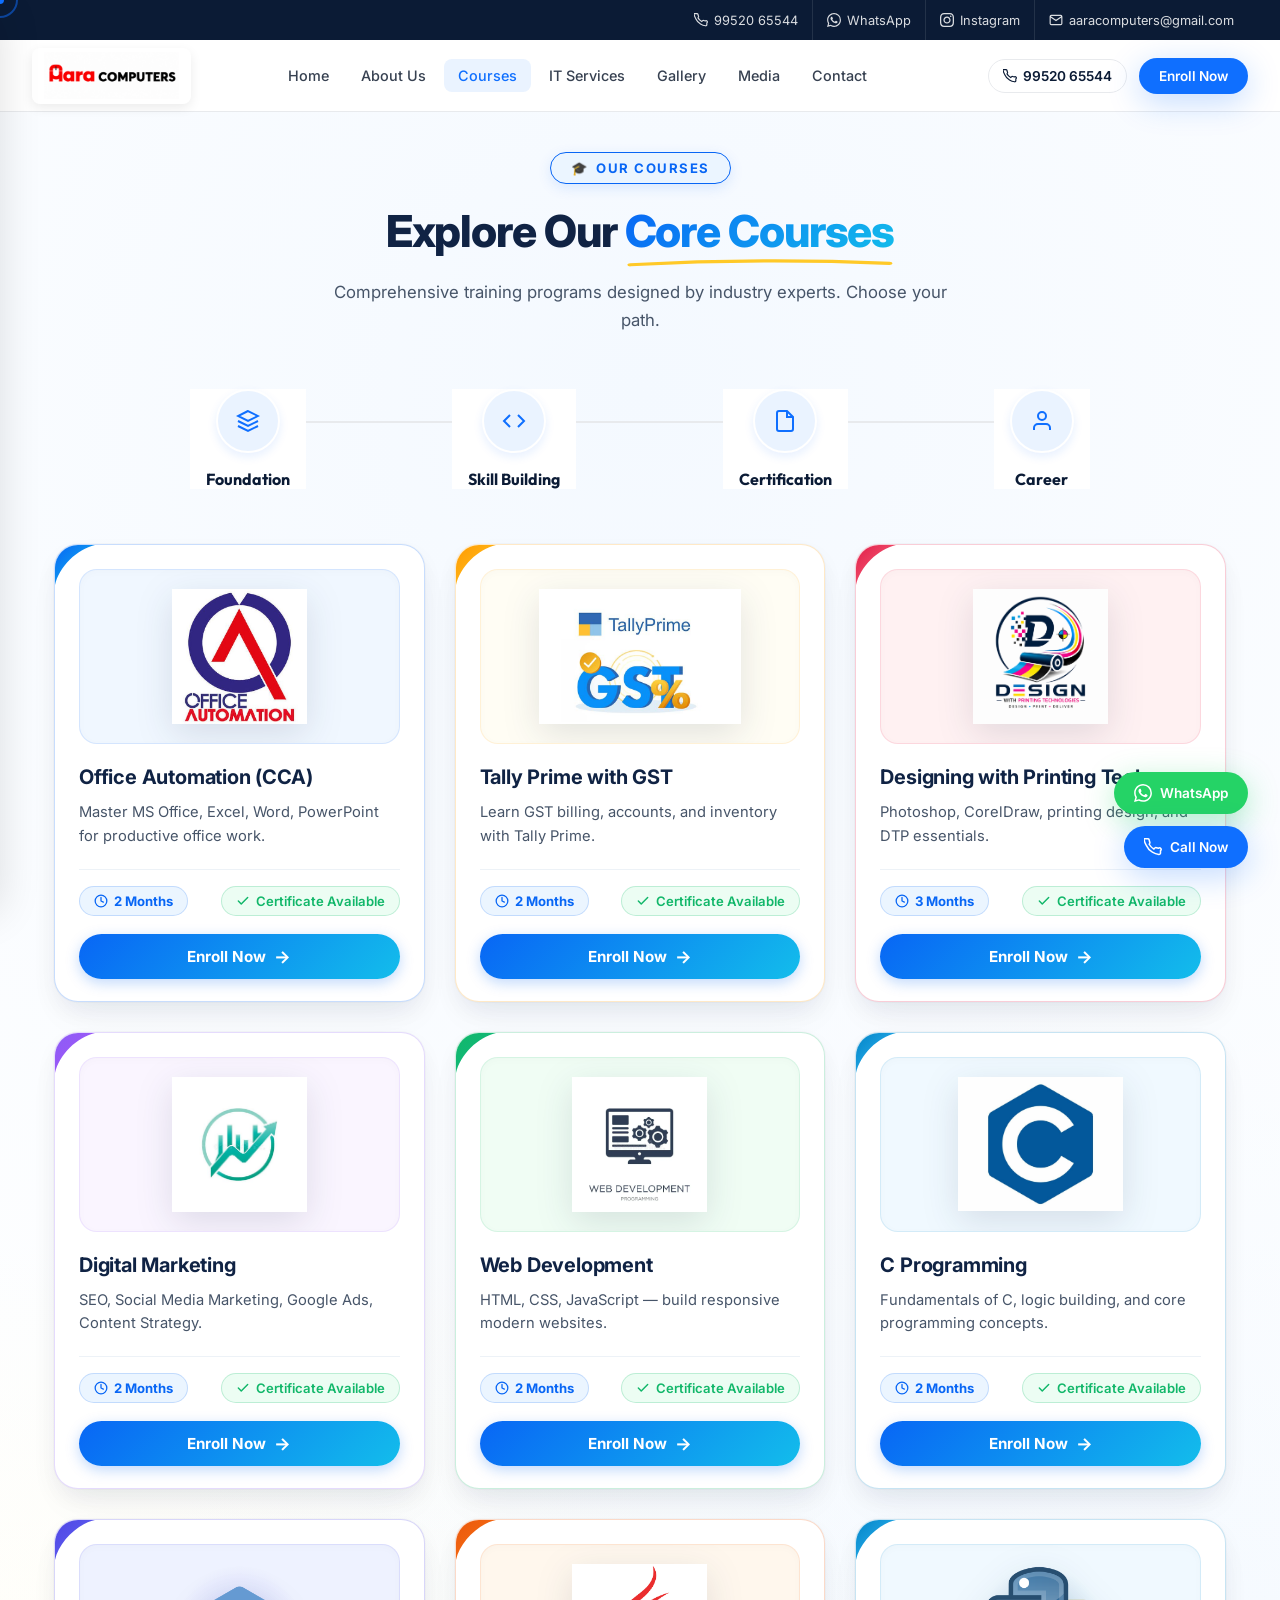
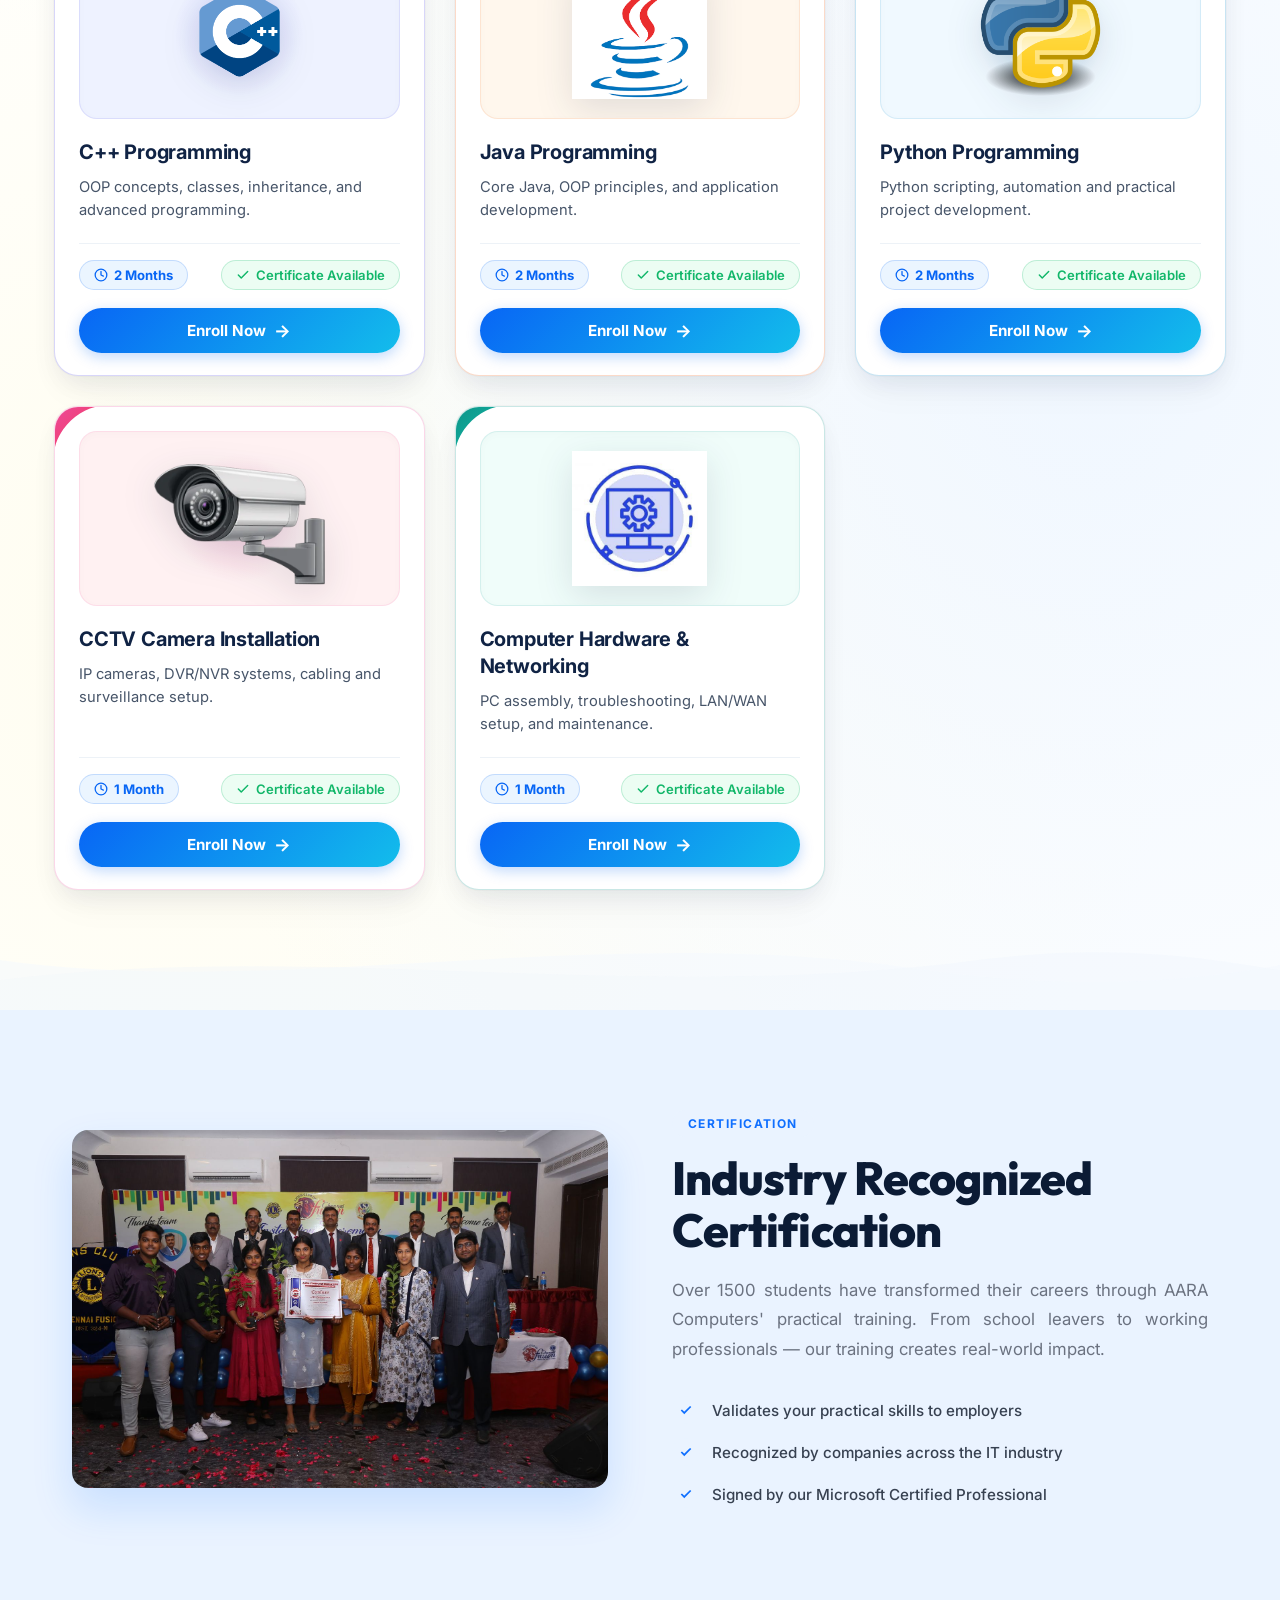
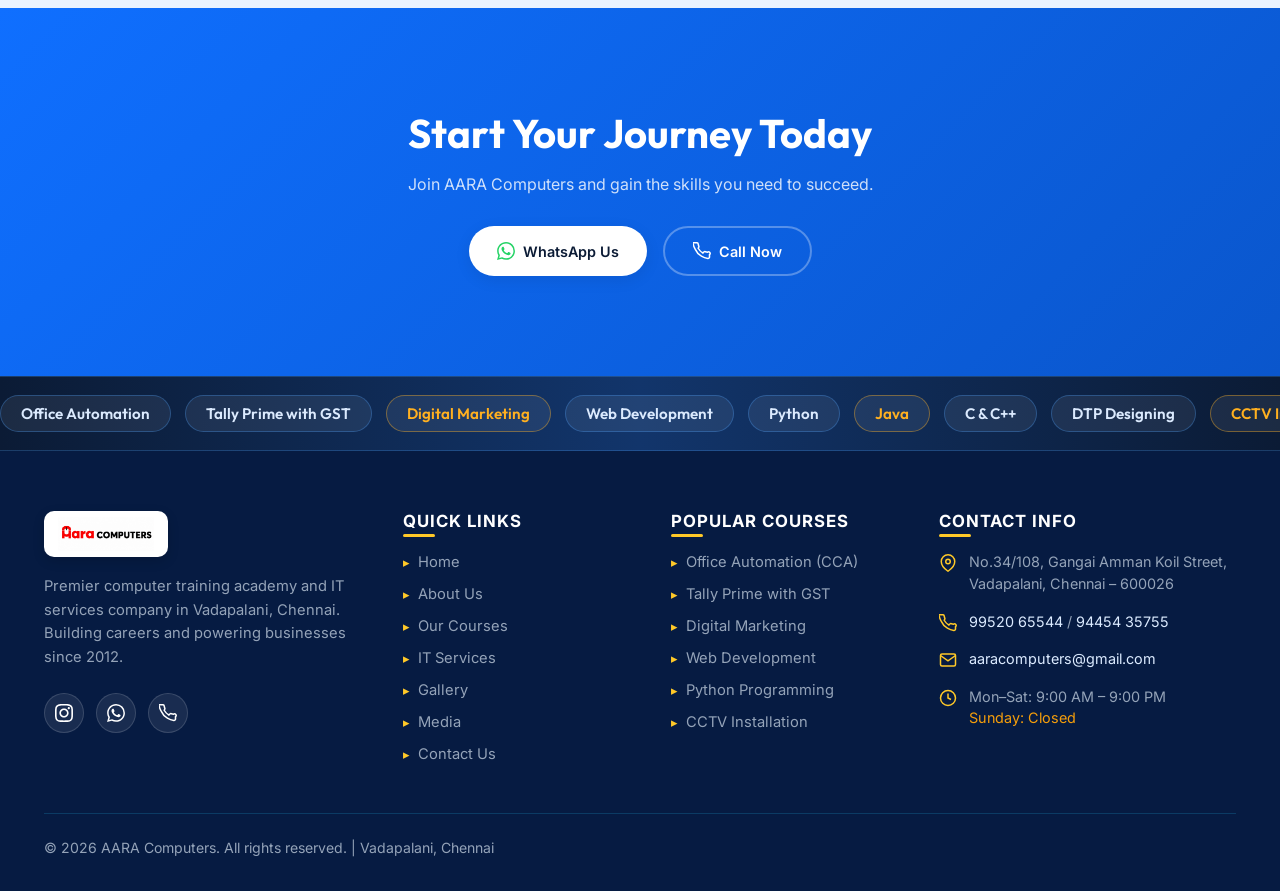
<file: AARA-COMPUTERS-WEBSITE-main/courses.html>
<!DOCTYPE html>

<html lang="en">

<head>
  <meta http-equiv="Cache-Control" content="no-cache, no-store, must-revalidate" />
  <meta http-equiv="Pragma" content="no-cache" />
  <meta http-equiv="Expires" content="0" />


  <meta charset="UTF-8" />

  <meta name="viewport" content="width=device-width, initial-scale=1.0" />

  <meta http-equiv="X-UA-Compatible" content="IE=edge" />

  <title>Courses | AARA Computers – Professional IT Training Programs</title>

  <meta name="description" content="Explore our industry-recognized IT courses including Office Automation, Digital Marketing, Python, Web Development, Java, C/C++, Networking, CCTV, and more." />

  <meta name="keywords" content="IT courses, programming courses, web development, python training, java training, networking course, digital marketing, office automation, computer courses Chennai" />

  <meta name="author" content="AARA Computers" />

  <meta name="robots" content="index, follow" />

  <link rel="canonical" href="https://aaracomputers.com/courses.html" />

  

  <!-- Open Graph Tags -->

  <meta property="og:type" content="website" />

  <meta property="og:title" content="Courses | AARA Computers – Professional IT Training Programs" />

  <meta property="og:description" content="Industry-recognized IT courses including Office Automation, Digital Marketing, Python, Web Development, and more." />

  <meta property="og:url" content="https://aaracomputers.com/courses.html" />

  <meta property="og:site_name" content="AARA Computers" />

  <meta property="og:image" content="https://aaracomputers.com/assets/images/courses/web-development.webp" />

  

  <!-- Twitter Card Tags -->

  <meta name="twitter:card" content="summary_large_image" />

  <meta name="twitter:title" content="Courses | AARA Computers" />

  <meta name="twitter:description" content="Professional IT training programs including Python, Web Development, Digital Marketing and more." />

  <meta name="twitter:image" content="https://aaracomputers.com/assets/images/courses/web-development.webp" />

  

  <!-- Favicon and App Icons -->

  <link rel="icon" href="assets/icons/favicon.ico">

  <link rel="apple-touch-icon" href="assets/icons/apple-touch-icon.png">

  <link rel="manifest" href="assets/icons/site.webmanifest">

  <meta name="theme-color" content="#0B1B35">

  

  <link rel="preconnect" href="https://fonts.googleapis.com" />

  <link rel="preconnect" href="https://fonts.gstatic.com" crossorigin />

  <link href="https://fonts.googleapis.com/css2?family=Inter:wght@300;400;500;600;700;800;900&family=Outfit:wght@300;400;500;600;700;800;900&display=swap" rel="stylesheet" />

  <link rel="stylesheet" href="assets/css/styles.css" />
  <link rel="stylesheet" href="assets/css/premium.css" />

  <style>

    /* Page Header */

    .page-header {

      background: linear-gradient(135deg, #0B1B35 0%, #132a50 100%);

      padding: 160px 0 80px;

      text-align: center;

      color: #fff;

    }

    .page-header h1 {

      font-family: 'Outfit', sans-serif;

      font-size: clamp(2.5rem, 5vw, 3.5rem);

      font-weight: 800;

      margin-bottom: 1rem;

    }

    .page-header p {

      font-size: 1.1rem;

      color: rgba(255,255,255,0.7);

    }

    

    /* Course Pathway */

    .pathway-section { padding: calc(40px + var(--nav-h) + 35px) 0 50px; background: #fff; border-bottom: 1px solid #E8EAED; }

    .pathway-wrap { display: flex; justify-content: space-between; align-items: center; max-width: 900px; margin: 0 auto; position: relative; }

    .pathway-line { position: absolute; top: 32px; left: 10%; right: 10%; height: 2px; background: #E8EAED; z-index: 1; }

    .pathway-step { position: relative; z-index: 2; text-align: center; background: #fff; padding: 0 1rem; }

    .pathway-icon { width: 64px; height: 64px; background: #EAF3FF; border: 2px solid #fff; border-radius: 50%; display: flex; align-items: center; justify-content: center; color: #0F6FFF; margin: 0 auto 1rem; box-shadow: 0 4px 10px rgba(15,111,255,0.1); }

    .pathway-step h4 { font-family: 'Outfit', sans-serif; font-size: 1rem; font-weight: 700; color: #0B1B35; }

    

    /* Courses Grid */

    .courses-section { padding: 100px 0; background: #F7F8FA; }

    

    /* Certification Info */

    .cert-section { padding: 100px 0; background: #EAF3FF; }

    .cert-grid { display: grid; grid-template-columns: 1fr 1fr; gap: 4rem; align-items: center; }

    .cert-image { border-radius: 16px; overflow: hidden; box-shadow: 0 20px 40px rgba(15,111,255,0.15); }

    .cert-image img { width: 100%; display: block; }

    .course-icon img { width: 46px; height: 46px; object-fit: contain; }

    

    @media (max-width: 768px) {

      .pathway-wrap { flex-direction: column; gap: 2rem; }

      .pathway-line { display: none; }

      .cert-grid { grid-template-columns: 1fr; }

    }

  
    /* =========================================
       PREMIUM 3D COURSES SECTION (COURSES PAGE)
       ========================================= */

    .courses-section {
      background: #FFFFFF !important;
      position: relative;
      padding: calc(40px + var(--nav-h) + 40px) 0 120px !important;
      overflow: hidden;
      isolation: isolate;
      font-family: inherit;
    }

    .c3d-bg-accent {
      position: absolute;
      inset: 0;
      background: radial-gradient(circle at 50% 15%, #F4F9FF 0%, transparent 60%),
                  radial-gradient(circle at 85% 75%, #F0F7FF 0%, transparent 45%),
                  radial-gradient(circle at 15% 85%, #FFFDF0 0%, transparent 40%);
      pointer-events: none;
      z-index: 0;
    }

    .c3d-dot-pattern,
    .c3d-dots-top-right,
    .c3d-dots-bottom-left,
    .c3d-deco-topleft {
      display: none !important;
    }

    .c3d-wave-bottom {
      position: absolute;
      bottom: 0;
      left: 0;
      width: 100%;
      height: 110px;
      pointer-events: none;
      z-index: 0;
      opacity: 0.6;
    }

    .c3d-container {
      position: relative;
      z-index: 1;
      max-width: 1220px;
      margin: 0 auto;
      padding: 0 24px;
    }

    .c3d-header {
      text-align: center;
      max-width: 760px;
      margin: 0 auto 55px;
    }

    .c3d-badge {
      display: inline-flex;
      align-items: center;
      gap: 8px;
      padding: 7px 20px;
      border-radius: 9999px;
      background: #EBF5FF;
      border: 1.5px solid #0866F5;
      color: #0866F5;
      font-size: 0.82rem;
      font-weight: 700;
      letter-spacing: 1.5px;
      text-transform: uppercase;
      box-shadow: 0 4px 14px rgba(8, 102, 245, 0.12);
      margin-bottom: 20px;
    }

    .c3d-title {
      font-size: clamp(2rem, 4vw, 2.75rem);
      font-weight: 800;
      color: #102344;
      line-height: 1.25;
      letter-spacing: -0.025em;
      margin: 0 0 16px;
    }

    .c3d-title-gradient {
      background: linear-gradient(135deg, #0866F5 0%, #13BDEB 100%);
      -webkit-background-clip: text;
      -webkit-text-fill-color: transparent;
      display: inline-block;
      position: relative;
    }
    .c3d-curved-underline {
      position: absolute;
      left: 0;
      bottom: -10px;
      width: 100%;
      height: 14px;
      overflow: visible;
      pointer-events: none;
    }

    .c3d-subtitle {
      font-size: 1.05rem;
      color: #475569;
      line-height: 1.65;
      margin: 20px auto 0;
      max-width: 620px;
    }

    .c3d-grid {
      display: grid;
      grid-template-columns: repeat(3, 1fr);
      gap: 30px;
    }

    .c3d-card {
      background: #FFFFFF;
      border-radius: 24px;
      border: 1.5px solid rgba(var(--c-rgb), 0.22);
      box-shadow: 0 10px 25px -4px rgba(16, 35, 68, 0.07),
                  0 20px 40px -10px rgba(16, 35, 68, 0.05),
                  0 0 0 1px rgba(0, 0, 0, 0.02);
      padding: 24px 24px 22px;
      display: flex;
      flex-direction: column;
      position: relative;
      overflow: hidden;
      opacity: 1 !important;
      visibility: visible !important;
      transition: transform 0.4s cubic-bezier(0.16, 1, 0.3, 1),
                  box-shadow 0.4s cubic-bezier(0.16, 1, 0.3, 1),
                  border-color 0.4s ease;
    }

    .c3d-card:hover {
      transform: translateY(-10px) !important;
      border-color: rgba(var(--c-rgb), 0.6);
      box-shadow: 0 24px 48px -8px rgba(16, 35, 68, 0.12),
                  0 12px 28px -6px rgba(var(--c-rgb), 0.25),
                  0 0 0 2px var(--c-accent);
    }

    .c3d-corner-accent {
      position: absolute;
      top: 0;
      left: 0;
      width: 72px;
      height: 72px;
      pointer-events: none;
      z-index: 2;
    }
    .c3d-corner-accent svg { width: 100%; height: 100%; display: block; }

    .c3d-illustration-box {
      height: 175px;
      width: 100%;
      border-radius: 18px;
      background: var(--c-light-bg);
      border: 1px solid rgba(var(--c-rgb), 0.12);
      display: flex;
      align-items: center;
      justify-content: center;
      position: relative;
      overflow: hidden;
      margin-bottom: 20px;
      box-shadow: inset 0 2px 8px rgba(0, 0, 0, 0.02);
    }

    .c3d-stage-glow {
      position: absolute;
      width: 130px;
      height: 130px;
      border-radius: 50%;
      background: radial-gradient(circle, rgba(var(--c-rgb), 0.2) 0%, transparent 70%);
      pointer-events: none;
    }

    .c3d-illustration-img {
      max-height: 135px;
      max-width: 84%;
      width: auto;
      object-fit: contain;
      filter: drop-shadow(0 10px 18px rgba(16, 35, 68, 0.12));
      transition: transform 0.42s cubic-bezier(0.16, 1, 0.3, 1);
      position: relative;
      z-index: 1;
    }
    .c3d-card:hover .c3d-illustration-img {
      transform: scale(1.08) translateY(-4px);
    }

    .c3d-card-title {
      font-size: 1.25rem;
      font-weight: 700;
      color: #102344;
      line-height: 1.35;
      letter-spacing: -0.01em;
      margin: 0 0 10px;
    }

    .c3d-card-desc {
      font-size: 0.92rem;
      color: #475569;
      line-height: 1.6;
      margin: 0 0 20px;
      flex-grow: 1;
    }

    .c3d-card-footer {
      display: flex;
      align-items: center;
      justify-content: space-between;
      gap: 10px;
      padding-top: 16px;
      border-top: 1px solid #EDF2F7;
      flex-wrap: wrap;
      margin-bottom: 18px;
    }

    .c3d-badge-duration {
      display: inline-flex;
      align-items: center;
      gap: 6px;
      background: #EBF5FF;
      color: #0866F5;
      font-size: 0.82rem;
      font-weight: 700;
      padding: 6px 14px;
      border-radius: 9999px;
      border: 1px solid rgba(8, 102, 245, 0.18);
      white-space: nowrap;
    }
    .c3d-badge-duration svg { width: 14px; height: 14px; stroke: #0866F5; flex-shrink: 0; }

    .c3d-badge-cert {
      display: inline-flex;
      align-items: center;
      gap: 6px;
      background: #ECFDF3;
      color: #12B76A;
      font-size: 0.82rem;
      font-weight: 600;
      padding: 6px 14px;
      border-radius: 9999px;
      border: 1px solid rgba(18, 183, 106, 0.22);
      white-space: nowrap;
    }
    .c3d-badge-cert svg { width: 14px; height: 14px; stroke: #12B76A; flex-shrink: 0; }

    .c3d-enroll-btn {
      display: flex;
      align-items: center;
      justify-content: center;
      gap: 8px;
      width: 100%;
      padding: 12px 20px;
      border-radius: 9999px;
      background: linear-gradient(135deg, #0866F5 0%, #13BDEB 100%);
      color: #FFFFFF !important;
      font-size: 0.95rem;
      font-weight: 700;
      text-decoration: none;
      box-shadow: 0 4px 14px rgba(8, 102, 245, 0.25);
      transition: all 0.3s cubic-bezier(0.16, 1, 0.3, 1);
    }
    .c3d-enroll-btn:hover {
      transform: translateY(-2px);
      box-shadow: 0 8px 22px rgba(8, 102, 245, 0.38);
    }
    .c3d-enroll-arrow {
      transition: transform 0.25s ease;
      font-size: 1.1rem;
    }
    .c3d-enroll-btn:hover .c3d-enroll-arrow {
      transform: translateX(4px);
    }

    @media (max-width: 992px) {
      .c3d-grid { grid-template-columns: repeat(2, 1fr); gap: 24px; }
    }
    @media (max-width: 640px) {
      .courses-section { padding: 80px 0 90px !important; }
      .c3d-grid { grid-template-columns: 1fr; gap: 20px; }
      .c3d-card { padding: 20px; border-radius: 20px; }
      .c3d-dot-pattern { display: none; }
    }


    .cert-section .section-subtitle {
      text-align: justify;
      text-justify: inter-word;
      text-align-last: left;
      line-height: 1.75;
    }
    @media (max-width: 768px) {
      .cert-section .section-subtitle {
        text-align: left !important;
      }
    }
  </style>

</head>

<body>

  <!-- Cursor -->

  <div id="cursor-dot"></div>

  <div id="cursor-ring"></div>



  <!-- Sticky Top Bar -->

  <div class="sticky-top-bar">

    <a href="tel:+919952065544">

      <svg viewBox="0 0 24 24" fill="none" stroke="currentColor" stroke-width="2"><path d="M22 16.92v3a2 2 0 01-2.18 2 19.79 19.79 0 01-8.63-3.07A19.5 19.5 0 013.07 9.8a19.79 19.79 0 01-3.07-8.63A2 2 0 012 .98h3a2 2 0 012 1.72c.127.96.361 1.903.7 2.81a2 2 0 01-.45 2.11L6.91 8.35a16 16 0 006.29 6.29l1.29-1.29a2 2 0 012.11-.45c.907.339 1.85.573 2.81.7A2 2 0 0122 16.92z"/></svg>

      99520 65544

    </a>

    <a href="https://wa.me/919952065544" target="_blank" rel="noopener noreferrer">

      <svg viewBox="0 0 24 24" fill="currentColor"><path d="M17.472 14.382c-.297-.149-1.758-.867-2.03-.967-.273-.099-.471-.148-.67.15-.197.297-.767.966-.94 1.164-.173.199-.347.223-.644.075-.297-.15-1.255-.463-2.39-1.475-.883-.788-1.48-1.761-1.653-2.059-.173-.297-.018-.458.13-.606.134-.133.298-.347.446-.52.149-.174.198-.298.298-.497.099-.198.05-.371-.025-.52-.075-.149-.669-1.612-.916-2.207-.242-.579-.487-.5-.669-.51-.173-.008-.371-.01-.57-.01-.198 0-.52.074-.792.372-.272.297-1.04 1.016-1.04 2.479 0 1.462 1.065 2.875 1.213 3.074.149.198 2.096 3.2 5.077 4.487.709.306 1.262.489 1.694.625.712.227 1.36.195 1.871.118.571-.085 1.758-.719 2.006-1.413.248-.694.248-1.289.173-1.413-.074-.124-.272-.198-.57-.347m-5.421 7.403h-.004a9.87 9.87 0 01-5.031-1.378l-.361-.214-3.741.982.998-3.648-.235-.374a9.86 9.86 0 01-1.51-5.26c.001-5.45 4.436-9.884 9.888-9.884 2.64 0 5.122 1.03 6.988 2.898a9.825 9.825 0 012.893 6.994c-.003 5.45-4.437 9.884-9.885 9.884m8.413-18.297A11.815 11.815 0 0012.05 0C5.495 0 .16 5.335.157 11.892c0 2.096.547 4.142 1.588 5.945L.057 24l6.305-1.654a11.882 11.882 0 005.683 1.448h.005c6.554 0 11.89-5.335 11.893-11.893a11.821 11.821 0 00-3.48-8.413z"/></svg>

      WhatsApp

    </a>

    <a href="https://www.instagram.com/aaracomputers" target="_blank" rel="noopener noreferrer">

      <svg viewBox="0 0 24 24" fill="currentColor"><path d="M12 2.163c3.204 0 3.584.012 4.85.07 3.252.148 4.771 1.691 4.919 4.919.058 1.265.069 1.645.069 4.849 0 3.205-.012 3.584-.069 4.849-.149 3.225-1.664 4.771-4.919 4.919-1.266.058-1.644.07-4.85.07-3.204 0-3.584-.012-4.849-.07-3.26-.149-4.771-1.699-4.919-4.92-.058-1.265-.07-1.644-.07-4.849 0-3.204.013-3.583.07-4.849.149-3.227 1.664-4.771 4.919-4.919 1.266-.057 1.645-.069 4.849-.069zm0-2.163c-3.259 0-3.667.014-4.947.072-4.358.2-6.78 2.618-6.98 6.98-.059 1.281-.073 1.689-.073 4.948 0 3.259.014 3.668.072 4.948.2 4.358 2.618 6.78 6.98 6.98 1.281.058 1.689.072 4.948.072 3.259 0 3.668-.014 4.948-.072 4.354-.2 6.782-2.618 6.979-6.98.059-1.28.073-1.689.073-4.948 0-3.259-.014-3.667-.072-4.947-.196-4.354-2.617-6.78-6.979-6.98-1.281-.059-1.69-.073-4.949-.073zm0 5.838c-3.403 0-6.162 2.759-6.162 6.162s2.759 6.163 6.162 6.163 6.162-2.759 6.162-6.163c0-3.403-2.759-6.162-6.162-6.162zm0 10.162c-2.209 0-4-1.79-4-4 0-2.209 1.791-4 4-4s4 1.791 4 4c0 2.21-1.791 4-4 4zm6.406-11.845c-.796 0-1.441.645-1.441 1.44s.645 1.44 1.441 1.44c.795 0 1.439-.645 1.439-1.44s-.644-1.44-1.439-1.44z"/></svg>

      Instagram

    </a>

    <a href="mailto:aaracomputers@gmail.com">

      <svg viewBox="0 0 24 24" fill="none" stroke="currentColor" stroke-width="2"><path d="M4 4h16c1.1 0 2 .9 2 2v12c0 1.1-.9 2-2 2H4c-1.1 0-2-.9-2-2V6c0-1.1.9-2 2-2z"/><polyline points="22,6 12,13 2,6"/></svg>

      aaracomputers@gmail.com

    </a>

  </div>



  <!-- Navbar -->

  <nav class="navbar">

    <a href="index.html" class="logo-wrap">

      <img loading="lazy" decoding="async" src="assets/images/logo/company-logo.png" alt="AARA Computers Logo" />

      

    </a>

    <div class="nav-links">

      <a href="index.html">Home</a>

      <a href="about.html">About Us</a>

      <a href="courses.html?v=3" class="active">Courses</a>

      <a href="services.html">IT Services</a>

      <a href="gallery.html">Gallery</a>

      <a href="media.html">Media</a>

      <a href="contact.html">Contact</a>

    </div>

    <div class="nav-cta">

      <a href="tel:+919952065544" class="btn-nav-phone">

        <svg width="14" height="14" viewBox="0 0 24 24" fill="none" stroke="currentColor" stroke-width="2"><path d="M22 16.92v3a2 2 0 01-2.18 2 19.79 19.79 0 01-8.63-3.07A19.5 19.5 0 013.07 9.8a19.79 19.79 0 01-3.07-8.63A2 2 0 012 .98h3a2 2 0 012 1.72c.127.96.361 1.903.7 2.81a2 2 0 01-.45 2.11L6.91 8.35a16 16 0 006.29 6.29l1.29-1.29a2 2 0 012.11-.45c.907.339 1.85.573 2.81.7A2 2 0 0122 16.92z"/></svg>

        99520 65544

      </a>

      <a href="contact.html" class="btn btn-primary" style="padding:10px 20px;font-size:0.85rem;">Enroll Now</a>

    </div>

    <div class="hamburger" id="hamburger" aria-label="Open menu">

      <span></span><span></span><span></span>

    </div>

  </nav>



  <!-- Mobile Nav -->

  <div class="mobile-nav-overlay" id="nav-overlay"></div>

  <nav class="mobile-nav" id="mobile-nav">

    <div class="close-btn" id="nav-close">

      <svg width="18" height="18" viewBox="0 0 24 24" fill="none" stroke="currentColor" stroke-width="2"><line x1="18" y1="6" x2="6" y2="18"/><line x1="6" y1="6" x2="18" y2="18"/></svg>

    </div>

    <img loading="lazy" decoding="async" src="assets/images/logo/company-logo.png" alt="AARA Computers" style="height:44px;margin-bottom:1.5rem;" />

    <ul>

      <li><a href="index.html">Home</a></li>

      <li><a href="about.html">About Us</a></li>

      <li><a href="courses.html?v=3" class="active">Courses</a></li>

      <li><a href="services.html">IT Services</a></li>

      <li><a href="gallery.html">Gallery</a></li>
<li><a href="media.html">Media</a></li>

      <li><a href="contact.html">Contact</a></li>

    </ul>

    <div style="margin-top:2rem;display:flex;flex-direction:column;gap:10px;">

      <a href="tel:+919952065544" class="btn btn-outline" style="justify-content:center;">📞 Call Now</a>

      <a href="https://wa.me/919952065544" class="btn btn-whatsapp" style="justify-content:center;">💬 WhatsApp</a>

    </div>

  </nav>



  



  



  <!-- Courses Grid -->

  <section class="courses-section" id="courses">
    <div class="c3d-bg-accent"></div>
    <!-- Background Cleaned (Dotted Squares and Top-Left Streak Lines Removed) -->

    <svg class="c3d-wave-bottom" viewBox="0 0 1440 110" fill="none" preserveAspectRatio="none" xmlns="http://www.w3.org/2000/svg" aria-hidden="true">
      <path d="M0 60 C320 100, 680 20, 1040 70 C1240 95, 1380 75, 1440 65 L1440 110 L0 110 Z" fill="#F4F9FF" opacity="0.8"/>
      <path d="M0 80 C360 40, 720 105, 1100 60 C1280 40, 1390 65, 1440 70 L1440 110 L0 110 Z" fill="#EBF4FE" opacity="0.5"/>
    </svg>

    <div class="c3d-container">
      <div class="c3d-header">
        <div class="c3d-badge">
          <span class="c3d-badge-icon">🎓</span>
          <span>OUR COURSES</span>
        </div>
        <h2 class="c3d-title">
          Explore Our 
          <span class="c3d-title-gradient">
            Core Courses
            <svg class="c3d-curved-underline" viewBox="0 0 200 20" fill="none" preserveAspectRatio="none">
              <path d="M4 14 Q 100 4, 196 12" stroke="#FFC928" stroke-width="4.5" stroke-linecap="round"/>
            </svg>
          </span>
        </h2>
        <p class="c3d-subtitle">
          Comprehensive training programs designed by industry experts. Choose your path.
        </p>
      </div>

      <!-- Course Pathway Visualization (Below Header) -->
      <div style="margin: 35px auto 55px; max-width: 900px; position: relative;">
        <div class="pathway-wrap">

        <div class="pathway-line"></div>

        <div class="pathway-step">

          <div class="pathway-icon"><svg width="24" height="24" viewBox="0 0 24 24" fill="none" stroke="currentColor" stroke-width="2"><path d="M12 2L2 7l10 5 10-5-10-5z"/><path d="M2 17l10 5 10-5"/><path d="M2 12l10 5 10-5"/></svg></div>

          <h4>Foundation</h4>

        </div>

        <div class="pathway-step">

          <div class="pathway-icon"><svg width="24" height="24" viewBox="0 0 24 24" fill="none" stroke="currentColor" stroke-width="2"><polyline points="16 18 22 12 16 6"/><polyline points="8 6 2 12 8 18"/></svg></div>

          <h4>Skill Building</h4>

        </div>

        <div class="pathway-step">

          <div class="pathway-icon"><svg width="24" height="24" viewBox="0 0 24 24" fill="none" stroke="currentColor" stroke-width="2"><path d="M14 2H6a2 2 0 00-2 2v16a2 2 0 002 2h12a2 2 0 002-2V8z"/><polyline points="14 2 14 8 20 8"/></svg></div>

          <h4>Certification</h4>

        </div>

        <div class="pathway-step">

          <div class="pathway-icon"><svg width="24" height="24" viewBox="0 0 24 24" fill="none" stroke="currentColor" stroke-width="2"><path d="M20 21v-2a4 4 0 00-4-4H8a4 4 0 00-4 4v2"/><circle cx="12" cy="7" r="4"/></svg></div>

          <h4>Career</h4>

        </div>

      </div>
      </div>

      <div class="c3d-grid">

        <!-- Course Card 1: Office Automation (CCA) -->
        <div class="c3d-card" style="--c-rgb: 8, 102, 245; --c-accent: #0866F5; --c-accent-light: #13BDEB; --c-light-bg: #F0F7FF;">
          <div class="c3d-corner-accent" aria-hidden="true">
            <svg viewBox="0 0 72 72" fill="none">
              <path d="M0 0 L40 0 C22 4, 4 22, 0 40 Z" fill="url(#cp-grad-0)"/>
              <defs>
                <linearGradient id="cp-grad-0" x1="0" y1="0" x2="40" y2="40" gradientUnits="userSpaceOnUse">
                  <stop stop-color="#0866F5"/>
                  <stop offset="1" stop-color="#13BDEB"/>
                </linearGradient>
              </defs>
            </svg>
          </div>
          <div class="c3d-illustration-box">
            <div class="c3d-stage-glow"></div>
            <img loading="lazy" decoding="async" src="assets/images/courses/office-automation.jpg" alt="Office Automation (CCA)" class="c3d-illustration-img" />
          </div>
          <h3 class="c3d-card-title">Office Automation (CCA)</h3>
          <p class="c3d-card-desc">Master MS Office, Excel, Word, PowerPoint for productive office work.</p>
          <div class="c3d-card-footer">
            <div class="c3d-badge-duration">
              <svg viewBox="0 0 24 24" fill="none" stroke="currentColor" stroke-width="2.2" stroke-linecap="round" stroke-linejoin="round">
                <circle cx="12" cy="12" r="10"></circle>
                <polyline points="12 6 12 12 16 14"></polyline>
              </svg>
              <span>2 Months</span>
            </div>
            <div class="c3d-badge-cert">
              <svg viewBox="0 0 24 24" fill="none" stroke="currentColor" stroke-width="2.5" stroke-linecap="round" stroke-linejoin="round">
                <polyline points="20 6 9 17 4 12"></polyline>
              </svg>
              <span>Certificate Available</span>
            </div>
          </div>
          <a href="contact.html?course=Office%20Automation%20(CCA)" class="c3d-enroll-btn">
            <span>Enroll Now</span>
            <span class="c3d-enroll-arrow">→</span>
          </a>
        </div>

        <!-- Course Card 2: Tally Prime with GST -->
        <div class="c3d-card" style="--c-rgb: 255, 153, 0; --c-accent: #FF9900; --c-accent-light: #FFC928; --c-light-bg: #FFFDF4;">
          <div class="c3d-corner-accent" aria-hidden="true">
            <svg viewBox="0 0 72 72" fill="none">
              <path d="M0 0 L40 0 C22 4, 4 22, 0 40 Z" fill="url(#cp-grad-1)"/>
              <defs>
                <linearGradient id="cp-grad-1" x1="0" y1="0" x2="40" y2="40" gradientUnits="userSpaceOnUse">
                  <stop stop-color="#FF9900"/>
                  <stop offset="1" stop-color="#FFC928"/>
                </linearGradient>
              </defs>
            </svg>
          </div>
          <div class="c3d-illustration-box">
            <div class="c3d-stage-glow"></div>
            <img loading="lazy" decoding="async" src="assets/images/courses/tally-gst.jpg" alt="Tally Prime with GST" class="c3d-illustration-img" />
          </div>
          <h3 class="c3d-card-title">Tally Prime with GST</h3>
          <p class="c3d-card-desc">Learn GST billing, accounts, and inventory with Tally Prime.</p>
          <div class="c3d-card-footer">
            <div class="c3d-badge-duration">
              <svg viewBox="0 0 24 24" fill="none" stroke="currentColor" stroke-width="2.2" stroke-linecap="round" stroke-linejoin="round">
                <circle cx="12" cy="12" r="10"></circle>
                <polyline points="12 6 12 12 16 14"></polyline>
              </svg>
              <span>2 Months</span>
            </div>
            <div class="c3d-badge-cert">
              <svg viewBox="0 0 24 24" fill="none" stroke="currentColor" stroke-width="2.5" stroke-linecap="round" stroke-linejoin="round">
                <polyline points="20 6 9 17 4 12"></polyline>
              </svg>
              <span>Certificate Available</span>
            </div>
          </div>
          <a href="contact.html?course=Tally%20Prime%20with%20GST" class="c3d-enroll-btn">
            <span>Enroll Now</span>
            <span class="c3d-enroll-arrow">→</span>
          </a>
        </div>

        <!-- Course Card 3: Designing with Printing Tech -->
        <div class="c3d-card" style="--c-rgb: 225, 29, 72; --c-accent: #E11D48; --c-accent-light: #FB7185; --c-light-bg: #FFF1F2;">
          <div class="c3d-corner-accent" aria-hidden="true">
            <svg viewBox="0 0 72 72" fill="none">
              <path d="M0 0 L40 0 C22 4, 4 22, 0 40 Z" fill="url(#cp-grad-2)"/>
              <defs>
                <linearGradient id="cp-grad-2" x1="0" y1="0" x2="40" y2="40" gradientUnits="userSpaceOnUse">
                  <stop stop-color="#E11D48"/>
                  <stop offset="1" stop-color="#FB7185"/>
                </linearGradient>
              </defs>
            </svg>
          </div>
          <div class="c3d-illustration-box">
            <div class="c3d-stage-glow"></div>
            <img loading="lazy" decoding="async" src="assets/images/courses/design-printing.png" alt="Designing with Printing Tech" class="c3d-illustration-img" />
          </div>
          <h3 class="c3d-card-title">Designing with Printing Tech</h3>
          <p class="c3d-card-desc">Photoshop, CorelDraw, printing design, and DTP essentials.</p>
          <div class="c3d-card-footer">
            <div class="c3d-badge-duration">
              <svg viewBox="0 0 24 24" fill="none" stroke="currentColor" stroke-width="2.2" stroke-linecap="round" stroke-linejoin="round">
                <circle cx="12" cy="12" r="10"></circle>
                <polyline points="12 6 12 12 16 14"></polyline>
              </svg>
              <span>3 Months</span>
            </div>
            <div class="c3d-badge-cert">
              <svg viewBox="0 0 24 24" fill="none" stroke="currentColor" stroke-width="2.5" stroke-linecap="round" stroke-linejoin="round">
                <polyline points="20 6 9 17 4 12"></polyline>
              </svg>
              <span>Certificate Available</span>
            </div>
          </div>
          <a href="contact.html?course=Designing%20with%20Printing%20Technologies" class="c3d-enroll-btn">
            <span>Enroll Now</span>
            <span class="c3d-enroll-arrow">→</span>
          </a>
        </div>

        <!-- Course Card 4: Digital Marketing -->
        <div class="c3d-card" style="--c-rgb: 139, 92, 246; --c-accent: #8B5CF6; --c-accent-light: #A855F7; --c-light-bg: #FAF5FF;">
          <div class="c3d-corner-accent" aria-hidden="true">
            <svg viewBox="0 0 72 72" fill="none">
              <path d="M0 0 L40 0 C22 4, 4 22, 0 40 Z" fill="url(#cp-grad-3)"/>
              <defs>
                <linearGradient id="cp-grad-3" x1="0" y1="0" x2="40" y2="40" gradientUnits="userSpaceOnUse">
                  <stop stop-color="#8B5CF6"/>
                  <stop offset="1" stop-color="#A855F7"/>
                </linearGradient>
              </defs>
            </svg>
          </div>
          <div class="c3d-illustration-box">
            <div class="c3d-stage-glow"></div>
            <img loading="lazy" decoding="async" src="assets/images/courses/digital-marketing.jpg" alt="Digital Marketing" class="c3d-illustration-img" />
          </div>
          <h3 class="c3d-card-title">Digital Marketing</h3>
          <p class="c3d-card-desc">SEO, Social Media Marketing, Google Ads, Content Strategy.</p>
          <div class="c3d-card-footer">
            <div class="c3d-badge-duration">
              <svg viewBox="0 0 24 24" fill="none" stroke="currentColor" stroke-width="2.2" stroke-linecap="round" stroke-linejoin="round">
                <circle cx="12" cy="12" r="10"></circle>
                <polyline points="12 6 12 12 16 14"></polyline>
              </svg>
              <span>2 Months</span>
            </div>
            <div class="c3d-badge-cert">
              <svg viewBox="0 0 24 24" fill="none" stroke="currentColor" stroke-width="2.5" stroke-linecap="round" stroke-linejoin="round">
                <polyline points="20 6 9 17 4 12"></polyline>
              </svg>
              <span>Certificate Available</span>
            </div>
          </div>
          <a href="contact.html?course=Digital%20Marketing" class="c3d-enroll-btn">
            <span>Enroll Now</span>
            <span class="c3d-enroll-arrow">→</span>
          </a>
        </div>

        <!-- Course Card 5: Web Development -->
        <div class="c3d-card" style="--c-rgb: 18, 183, 106; --c-accent: #12B76A; --c-accent-light: #10B981; --c-light-bg: #F0FDF4;">
          <div class="c3d-corner-accent" aria-hidden="true">
            <svg viewBox="0 0 72 72" fill="none">
              <path d="M0 0 L40 0 C22 4, 4 22, 0 40 Z" fill="url(#cp-grad-4)"/>
              <defs>
                <linearGradient id="cp-grad-4" x1="0" y1="0" x2="40" y2="40" gradientUnits="userSpaceOnUse">
                  <stop stop-color="#12B76A"/>
                  <stop offset="1" stop-color="#10B981"/>
                </linearGradient>
              </defs>
            </svg>
          </div>
          <div class="c3d-illustration-box">
            <div class="c3d-stage-glow"></div>
            <img loading="lazy" decoding="async" src="assets/images/courses/web-development.webp" alt="Web Development" class="c3d-illustration-img" />
          </div>
          <h3 class="c3d-card-title">Web Development</h3>
          <p class="c3d-card-desc">HTML, CSS, JavaScript — build responsive modern websites.</p>
          <div class="c3d-card-footer">
            <div class="c3d-badge-duration">
              <svg viewBox="0 0 24 24" fill="none" stroke="currentColor" stroke-width="2.2" stroke-linecap="round" stroke-linejoin="round">
                <circle cx="12" cy="12" r="10"></circle>
                <polyline points="12 6 12 12 16 14"></polyline>
              </svg>
              <span>2 Months</span>
            </div>
            <div class="c3d-badge-cert">
              <svg viewBox="0 0 24 24" fill="none" stroke="currentColor" stroke-width="2.5" stroke-linecap="round" stroke-linejoin="round">
                <polyline points="20 6 9 17 4 12"></polyline>
              </svg>
              <span>Certificate Available</span>
            </div>
          </div>
          <a href="contact.html?course=Web%20Development" class="c3d-enroll-btn">
            <span>Enroll Now</span>
            <span class="c3d-enroll-arrow">→</span>
          </a>
        </div>

        <!-- Course Card 6: C Programming -->
        <div class="c3d-card" style="--c-rgb: 2, 132, 199; --c-accent: #0284C7; --c-accent-light: #38BDF8; --c-light-bg: #F0F9FF;">
          <div class="c3d-corner-accent" aria-hidden="true">
            <svg viewBox="0 0 72 72" fill="none">
              <path d="M0 0 L40 0 C22 4, 4 22, 0 40 Z" fill="url(#cp-grad-5)"/>
              <defs>
                <linearGradient id="cp-grad-5" x1="0" y1="0" x2="40" y2="40" gradientUnits="userSpaceOnUse">
                  <stop stop-color="#0284C7"/>
                  <stop offset="1" stop-color="#38BDF8"/>
                </linearGradient>
              </defs>
            </svg>
          </div>
          <div class="c3d-illustration-box">
            <div class="c3d-stage-glow"></div>
            <img loading="lazy" decoding="async" src="assets/images/courses/c-programming.jpg" alt="C Programming" class="c3d-illustration-img" />
          </div>
          <h3 class="c3d-card-title">C Programming</h3>
          <p class="c3d-card-desc">Fundamentals of C, logic building, and core programming concepts.</p>
          <div class="c3d-card-footer">
            <div class="c3d-badge-duration">
              <svg viewBox="0 0 24 24" fill="none" stroke="currentColor" stroke-width="2.2" stroke-linecap="round" stroke-linejoin="round">
                <circle cx="12" cy="12" r="10"></circle>
                <polyline points="12 6 12 12 16 14"></polyline>
              </svg>
              <span>2 Months</span>
            </div>
            <div class="c3d-badge-cert">
              <svg viewBox="0 0 24 24" fill="none" stroke="currentColor" stroke-width="2.5" stroke-linecap="round" stroke-linejoin="round">
                <polyline points="20 6 9 17 4 12"></polyline>
              </svg>
              <span>Certificate Available</span>
            </div>
          </div>
          <a href="contact.html?course=C%20Programming" class="c3d-enroll-btn">
            <span>Enroll Now</span>
            <span class="c3d-enroll-arrow">→</span>
          </a>
        </div>

        <!-- Course Card 7: C++ Programming -->
        <div class="c3d-card" style="--c-rgb: 79, 70, 229; --c-accent: #4F46E5; --c-accent-light: #6366F1; --c-light-bg: #EEF2FF;">
          <div class="c3d-corner-accent" aria-hidden="true">
            <svg viewBox="0 0 72 72" fill="none">
              <path d="M0 0 L40 0 C22 4, 4 22, 0 40 Z" fill="url(#cp-grad-6)"/>
              <defs>
                <linearGradient id="cp-grad-6" x1="0" y1="0" x2="40" y2="40" gradientUnits="userSpaceOnUse">
                  <stop stop-color="#4F46E5"/>
                  <stop offset="1" stop-color="#6366F1"/>
                </linearGradient>
              </defs>
            </svg>
          </div>
          <div class="c3d-illustration-box">
            <div class="c3d-stage-glow"></div>
            <img loading="lazy" decoding="async" src="assets/images/courses/cpp.png" alt="C++ Programming" class="c3d-illustration-img" />
          </div>
          <h3 class="c3d-card-title">C++ Programming</h3>
          <p class="c3d-card-desc">OOP concepts, classes, inheritance, and advanced programming.</p>
          <div class="c3d-card-footer">
            <div class="c3d-badge-duration">
              <svg viewBox="0 0 24 24" fill="none" stroke="currentColor" stroke-width="2.2" stroke-linecap="round" stroke-linejoin="round">
                <circle cx="12" cy="12" r="10"></circle>
                <polyline points="12 6 12 12 16 14"></polyline>
              </svg>
              <span>2 Months</span>
            </div>
            <div class="c3d-badge-cert">
              <svg viewBox="0 0 24 24" fill="none" stroke="currentColor" stroke-width="2.5" stroke-linecap="round" stroke-linejoin="round">
                <polyline points="20 6 9 17 4 12"></polyline>
              </svg>
              <span>Certificate Available</span>
            </div>
          </div>
          <a href="contact.html?course=C%2B%2B" class="c3d-enroll-btn">
            <span>Enroll Now</span>
            <span class="c3d-enroll-arrow">→</span>
          </a>
        </div>

        <!-- Course Card 8: Java Programming -->
        <div class="c3d-card" style="--c-rgb: 234, 88, 12; --c-accent: #EA580C; --c-accent-light: #F97316; --c-light-bg: #FFF7ED;">
          <div class="c3d-corner-accent" aria-hidden="true">
            <svg viewBox="0 0 72 72" fill="none">
              <path d="M0 0 L40 0 C22 4, 4 22, 0 40 Z" fill="url(#cp-grad-7)"/>
              <defs>
                <linearGradient id="cp-grad-7" x1="0" y1="0" x2="40" y2="40" gradientUnits="userSpaceOnUse">
                  <stop stop-color="#EA580C"/>
                  <stop offset="1" stop-color="#F97316"/>
                </linearGradient>
              </defs>
            </svg>
          </div>
          <div class="c3d-illustration-box">
            <div class="c3d-stage-glow"></div>
            <img loading="lazy" decoding="async" src="assets/images/courses/java.png" alt="Java Programming" class="c3d-illustration-img" />
          </div>
          <h3 class="c3d-card-title">Java Programming</h3>
          <p class="c3d-card-desc">Core Java, OOP principles, and application development.</p>
          <div class="c3d-card-footer">
            <div class="c3d-badge-duration">
              <svg viewBox="0 0 24 24" fill="none" stroke="currentColor" stroke-width="2.2" stroke-linecap="round" stroke-linejoin="round">
                <circle cx="12" cy="12" r="10"></circle>
                <polyline points="12 6 12 12 16 14"></polyline>
              </svg>
              <span>2 Months</span>
            </div>
            <div class="c3d-badge-cert">
              <svg viewBox="0 0 24 24" fill="none" stroke="currentColor" stroke-width="2.5" stroke-linecap="round" stroke-linejoin="round">
                <polyline points="20 6 9 17 4 12"></polyline>
              </svg>
              <span>Certificate Available</span>
            </div>
          </div>
          <a href="contact.html?course=Java" class="c3d-enroll-btn">
            <span>Enroll Now</span>
            <span class="c3d-enroll-arrow">→</span>
          </a>
        </div>

        <!-- Course Card 9: Python Programming -->
        <div class="c3d-card" style="--c-rgb: 2, 132, 199; --c-accent: #0284C7; --c-accent-light: #38BDF8; --c-light-bg: #F0F9FF;">
          <div class="c3d-corner-accent" aria-hidden="true">
            <svg viewBox="0 0 72 72" fill="none">
              <path d="M0 0 L40 0 C22 4, 4 22, 0 40 Z" fill="url(#cp-grad-8)"/>
              <defs>
                <linearGradient id="cp-grad-8" x1="0" y1="0" x2="40" y2="40" gradientUnits="userSpaceOnUse">
                  <stop stop-color="#0284C7"/>
                  <stop offset="1" stop-color="#38BDF8"/>
                </linearGradient>
              </defs>
            </svg>
          </div>
          <div class="c3d-illustration-box">
            <div class="c3d-stage-glow"></div>
            <img loading="lazy" decoding="async" src="assets/images/courses/python.png" alt="Python Programming" class="c3d-illustration-img" />
          </div>
          <h3 class="c3d-card-title">Python Programming</h3>
          <p class="c3d-card-desc">Python scripting, automation and practical project development.</p>
          <div class="c3d-card-footer">
            <div class="c3d-badge-duration">
              <svg viewBox="0 0 24 24" fill="none" stroke="currentColor" stroke-width="2.2" stroke-linecap="round" stroke-linejoin="round">
                <circle cx="12" cy="12" r="10"></circle>
                <polyline points="12 6 12 12 16 14"></polyline>
              </svg>
              <span>2 Months</span>
            </div>
            <div class="c3d-badge-cert">
              <svg viewBox="0 0 24 24" fill="none" stroke="currentColor" stroke-width="2.5" stroke-linecap="round" stroke-linejoin="round">
                <polyline points="20 6 9 17 4 12"></polyline>
              </svg>
              <span>Certificate Available</span>
            </div>
          </div>
          <a href="contact.html?course=Python" class="c3d-enroll-btn">
            <span>Enroll Now</span>
            <span class="c3d-enroll-arrow">→</span>
          </a>
        </div>

        <!-- Course Card 10: CCTV Camera Installation -->
        <div class="c3d-card" style="--c-rgb: 236, 72, 153; --c-accent: #EC4899; --c-accent-light: #F43F5E; --c-light-bg: #FFF1F2;">
          <div class="c3d-corner-accent" aria-hidden="true">
            <svg viewBox="0 0 72 72" fill="none">
              <path d="M0 0 L40 0 C22 4, 4 22, 0 40 Z" fill="url(#cp-grad-9)"/>
              <defs>
                <linearGradient id="cp-grad-9" x1="0" y1="0" x2="40" y2="40" gradientUnits="userSpaceOnUse">
                  <stop stop-color="#EC4899"/>
                  <stop offset="1" stop-color="#F43F5E"/>
                </linearGradient>
              </defs>
            </svg>
          </div>
          <div class="c3d-illustration-box">
            <div class="c3d-stage-glow"></div>
            <img loading="lazy" decoding="async" src="assets/images/courses/cctv.webp" alt="CCTV Camera Installation" class="c3d-illustration-img" onerror="this.onerror=null;this.src='assets/images/courses/cctv.jpg';" />
          </div>
          <h3 class="c3d-card-title">CCTV Camera Installation</h3>
          <p class="c3d-card-desc">IP cameras, DVR/NVR systems, cabling and surveillance setup.</p>
          <div class="c3d-card-footer">
            <div class="c3d-badge-duration">
              <svg viewBox="0 0 24 24" fill="none" stroke="currentColor" stroke-width="2.2" stroke-linecap="round" stroke-linejoin="round">
                <circle cx="12" cy="12" r="10"></circle>
                <polyline points="12 6 12 12 16 14"></polyline>
              </svg>
              <span>1 Month</span>
            </div>
            <div class="c3d-badge-cert">
              <svg viewBox="0 0 24 24" fill="none" stroke="currentColor" stroke-width="2.5" stroke-linecap="round" stroke-linejoin="round">
                <polyline points="20 6 9 17 4 12"></polyline>
              </svg>
              <span>Certificate Available</span>
            </div>
          </div>
          <a href="contact.html?course=CCTV%20Camera%20Installation%20%26%20Training" class="c3d-enroll-btn">
            <span>Enroll Now</span>
            <span class="c3d-enroll-arrow">→</span>
          </a>
        </div>

        <!-- Course Card 11: Computer Hardware & Networking -->
        <div class="c3d-card" style="--c-rgb: 13, 148, 136; --c-accent: #0D9488; --c-accent-light: #14B8A6; --c-light-bg: #F0FDFA;">
          <div class="c3d-corner-accent" aria-hidden="true">
            <svg viewBox="0 0 72 72" fill="none">
              <path d="M0 0 L40 0 C22 4, 4 22, 0 40 Z" fill="url(#cp-grad-10)"/>
              <defs>
                <linearGradient id="cp-grad-10" x1="0" y1="0" x2="40" y2="40" gradientUnits="userSpaceOnUse">
                  <stop stop-color="#0D9488"/>
                  <stop offset="1" stop-color="#14B8A6"/>
                </linearGradient>
              </defs>
            </svg>
          </div>
          <div class="c3d-illustration-box">
            <div class="c3d-stage-glow"></div>
            <img loading="lazy" decoding="async" src="assets/images/courses/networking.jpg" alt="Computer Hardware & Networking" class="c3d-illustration-img" />
          </div>
          <h3 class="c3d-card-title">Computer Hardware & Networking</h3>
          <p class="c3d-card-desc">PC assembly, troubleshooting, LAN/WAN setup, and maintenance.</p>
          <div class="c3d-card-footer">
            <div class="c3d-badge-duration">
              <svg viewBox="0 0 24 24" fill="none" stroke="currentColor" stroke-width="2.2" stroke-linecap="round" stroke-linejoin="round">
                <circle cx="12" cy="12" r="10"></circle>
                <polyline points="12 6 12 12 16 14"></polyline>
              </svg>
              <span>1 Month</span>
            </div>
            <div class="c3d-badge-cert">
              <svg viewBox="0 0 24 24" fill="none" stroke="currentColor" stroke-width="2.5" stroke-linecap="round" stroke-linejoin="round">
                <polyline points="20 6 9 17 4 12"></polyline>
              </svg>
              <span>Certificate Available</span>
            </div>
          </div>
          <a href="contact.html?course=Computer%20Hardware%20%26%20Networking" class="c3d-enroll-btn">
            <span>Enroll Now</span>
            <span class="c3d-enroll-arrow">→</span>
          </a>
        </div>

      </div>
    </div>
  </section>



  <!-- Certification Info -->

  <section class="cert-section">

    <div class="container">

      <div class="cert-grid">

        <div class="reveal-left">

          <div class="cert-image img-hover">

            <img loading="lazy" decoding="async" src="assets/images/gallery/gallery2.jpg" alt="Students receiving certificates" />

          </div>

        </div>

        <div class="reveal-right">

          <span class="section-label">Certification</span>

          <h2 class="section-title">Industry Recognized Certification</h2>

          <p class="section-subtitle" style="margin-bottom: 2rem; text-align: justify; text-justify: inter-word; text-align-last: left;">
            Over 1500 students have transformed their careers through AARA Computers' practical training. From school leavers to working professionals — our training creates real-world impact.
          </p>

          <div class="achievement-list">

            <div class="achievement-item">

              <div class="check-icon"><svg viewBox="0 0 24 24" fill="none" stroke="currentColor" stroke-width="3"><polyline points="20 6 9 17 4 12"/></svg></div>

              Validates your practical skills to employers

            </div>

             <div class="achievement-item">

              <div class="check-icon"><svg viewBox="0 0 24 24" fill="none" stroke="currentColor" stroke-width="3"><polyline points="20 6 9 17 4 12"/></svg></div>

              Recognized by companies across the IT industry

            </div>

            <div class="achievement-item">

              <div class="check-icon"><svg viewBox="0 0 24 24" fill="none" stroke="currentColor" stroke-width="3"><polyline points="20 6 9 17 4 12"/></svg></div>

              Signed by our Microsoft Certified Professional

            </div>

          </div>

        </div>

      </div>

    </div>

  </section>

  

  <!-- Enroll CTA -->

  <section class="section section-blue" style="text-align: center; background: linear-gradient(135deg, #0F6FFF 0%, #0a56cc 100%);">

      <div class="container reveal">

          <h2 style="font-family: 'Outfit', sans-serif; font-size: 2.5rem; color: #fff; margin-bottom: 1rem;">Start Your Journey Today</h2>

          <p style="color: rgba(255,255,255,0.8); margin-bottom: 2rem;">Join AARA Computers and gain the skills you need to succeed.</p>

          <div style="display: flex; justify-content: center; gap: 1rem; flex-wrap: wrap;">

             <a href="https://wa.me/919952065544" class="btn btn-white">

                <svg width="18" height="18" viewBox="0 0 24 24" fill="#25D366"><path d="M17.472 14.382c-.297-.149-1.758-.867-2.03-.967-.273-.099-.471-.148-.67.15-.197.297-.767.966-.94 1.164-.173.199-.347.223-.644.075-.297-.15-1.255-.463-2.39-1.475-.883-.788-1.48-1.761-1.653-2.059-.173-.297-.018-.458.13-.606.134-.133.298-.347.446-.52.149-.174.198-.298.298-.497.099-.198.05-.371-.025-.52-.075-.149-.669-1.612-.916-2.207-.242-.579-.487-.5-.669-.51-.173-.008-.371-.01-.57-.01-.198 0-.52.074-.792.372-.272.297-1.04 1.016-1.04 2.479 0 1.462 1.065 2.875 1.213 3.074.149.198 2.096 3.2 5.077 4.487.709.306 1.262.489 1.694.625.712.227 1.36.195 1.871.118.571-.085 1.758-.719 2.006-1.413.248-.694.248-1.289.173-1.413-.074-.124-.272-.198-.57-.347m-5.421 7.403h-.004a9.87 9.87 0 01-5.031-1.378l-.361-.214-3.741.982.998-3.648-.235-.374a9.86 9.86 0 01-1.51-5.26c.001-5.45 4.436-9.884 9.888-9.884 2.64 0 5.122 1.03 6.988 2.898a9.825 9.825 0 012.893 6.994c-.003 5.45-4.437 9.884-9.885 9.884m8.413-18.297A11.815 11.815 0 0012.05 0C5.495 0 .16 5.335.157 11.892c0 2.096.547 4.142 1.588 5.945L.057 24l6.305-1.654a11.882 11.882 0 005.683 1.448h.005c6.554 0 11.89-5.335 11.893-11.893a11.821 11.821 0 00-3.48-8.413z"/></svg>

                WhatsApp Us

             </a>

             <a href="tel:+919952065544" class="btn btn-outline" style="color: #fff; border-color: rgba(255,255,255,0.3);">

                <svg width="18" height="18" viewBox="0 0 24 24" fill="none" stroke="currentColor" stroke-width="2"><path d="M22 16.92v3a2 2 0 01-2.18 2 19.79 19.79 0 01-8.63-3.07A19.5 19.5 0 013.07 9.8a19.79 19.79 0 01-3.07-8.63A2 2 0 012 .98h3a2 2 0 012 1.72c.127.96.361 1.903.7 2.81a2 2 0 01-.45 2.11L6.91 8.35a16 16 0 006.29 6.29l1.29-1.29a2 2 0 012.11-.45c.907.339 1.85.573 2.81.7A2 2 0 0122 16.92z"/></svg>

                Call Now

             </a>

          </div>

      </div>

  </section>



  <!-- ══════════════════════════════════════

       FOOTER

  ══════════════════════════════════════ -->

  <footer class="ftr3d-footer" role="contentinfo">
    <div class="ftr3d-container">
      <div class="ftr3d-grid">

        <!-- COLUMN 1: Company Info -->
        <div class="ftr3d-col ftr3d-col-brand">
          <a href="index.html" class="ftr3d-logo-link" aria-label="AARA Computers Home">
            <img loading="lazy" decoding="async" src="assets/images/logo/company-logo.png" alt="AARA Computers Logo" class="ftr3d-logo"/>
          </a>
          <p class="ftr3d-brand-desc">
            Premier computer training academy and IT services company in Vadapalani, Chennai. Building careers and powering businesses since 2012.
          </p>
          <div class="ftr3d-social-row">
            <a href="https://www.instagram.com/aaracomputers" target="_blank" rel="noopener noreferrer" class="ftr3d-social-btn" title="Follow us on Instagram" aria-label="Instagram">
              <svg viewBox="0 0 24 24" fill="currentColor">
                <path d="M12 2.163c3.204 0 3.584.012 4.85.07 3.252.148 4.771 1.691 4.919 4.919.058 1.265.069 1.645.069 4.849 0 3.205-.012 3.584-.069 4.849-.149 3.225-1.664 4.771-4.919 4.919-1.266.058-1.644.07-4.85.07-3.204 0-3.584-.012-4.849-.07-3.26-.149-4.771-1.699-4.919-4.92-.058-1.265-.07-1.644-.07-4.849 0-3.204.013-3.583.07-4.849.149-3.227 1.664-4.771 4.919-4.919 1.266-.057 1.645-.069 4.849-.069zm0-2.163c-3.259 0-3.667.014-4.947.072-4.358.2-6.78 2.618-6.98 6.98-.059 1.281-.073 1.689-.073 4.948 0 3.259.014 3.668.072 4.948.2 4.358 2.618 6.78 6.98 6.98 1.281.058 1.689.072 4.948.072 3.259 0 3.668-.014 4.948-.072 4.354-.2 6.782-2.618 6.979-6.98.059-1.28.073-1.689.073-4.948 0-3.259-.014-3.667-.072-4.947-.196-4.354-2.617-6.78-6.979-6.98-1.281-.059-1.69-.073-4.949-.073zm0 5.838c-3.403 0-6.162 2.759-6.162 6.162s2.759 6.163 6.162 6.163 6.162-2.759 6.162-6.163c0-3.403-2.759-6.162-6.162-6.162zm0 10.162c-2.209 0-4-1.79-4-4 0-2.209 1.791-4 4-4s4 1.791 4 4c0 2.21-1.791 4-4 4zm6.406-11.845c-.796 0-1.441.645-1.441 1.44s.645 1.44 1.441 1.44c.795 0 1.439-.645 1.439-1.44s-.644-1.44-1.439-1.44z"/>
              </svg>
            </a>
            <a href="https://wa.me/919952065544" target="_blank" rel="noopener noreferrer" class="ftr3d-social-btn" title="Chat on WhatsApp" aria-label="WhatsApp">
              <svg viewBox="0 0 24 24" fill="currentColor">
                <path d="M17.472 14.382c-.297-.149-1.758-.867-2.03-.967-.273-.099-.471-.148-.67.15-.197.297-.767.966-.94 1.164-.173.199-.347.223-.644.075-.297-.15-1.255-.463-2.39-1.475-.883-.788-1.48-1.761-1.653-2.059-.173-.297-.018-.458.13-.606.134-.133.298-.347.446-.52.149-.174.198-.298.298-.497.099-.198.05-.371-.025-.52-.075-.149-.669-1.612-.916-2.207-.242-.579-.487-.5-.669-.51-.173-.008-.371-.01-.57-.01-.198 0-.52.074-.792.372-.272.297-1.04 1.016-1.04 2.479 0 1.462 1.065 2.875 1.213 3.074.149.198 2.096 3.2 5.077 4.487.709.306 1.262.489 1.694.625.712.227 1.36.195 1.871.118.571-.085 1.758-.719 2.006-1.413.248-.694.248-1.289.173-1.413-.074-.124-.272-.198-.57-.347m-5.421 7.403h-.004a9.87 9.87 0 01-5.031-1.378l-.361-.214-3.741.982.998-3.648-.235-.374a9.86 9.86 0 01-1.51-5.26c.001-5.45 4.436-9.884 9.888-9.884 2.64 0 5.122 1.03 6.988 2.898a9.825 9.825 0 012.893 6.994c-.003 5.45-4.437 9.884-9.885 9.884m8.413-18.297A11.815 11.815 0 0012.05 0C5.495 0 .16 5.335.157 11.892c0 2.096.547 4.142 1.588 5.945L.057 24l6.305-1.654a11.882 11.882 0 005.683 1.448h.005c6.554 0 11.89-5.335 11.893-11.893a11.821 11.821 0 00-3.48-8.413z"/>
              </svg>
            </a>
            <a href="tel:+919952065544" class="ftr3d-social-btn" title="Call Us" aria-label="Call">
              <svg viewBox="0 0 24 24" fill="none" stroke="currentColor" stroke-width="2">
                <path d="M22 16.92v3a2 2 0 01-2.18 2 19.79 19.79 0 01-8.63-3.07A19.5 19.5 0 013.07 9.8a19.79 19.79 0 01-3.07-8.63A2 2 0 012 .98h3a2 2 0 012 1.72c.127.96.361 1.903.7 2.81a2 2 0 01-.45 2.11L6.91 8.35a16 16 0 006.29 6.29l1.29-1.29a2 2 0 012.11-.45c.907.339 1.85.573 2.81.7A2 2 0 0122 16.92z"/>
              </svg>
            </a>
          </div>
        </div>

        <!-- COLUMN 2: Quick Links -->
        <div class="ftr3d-col">
          <h4 class="ftr3d-col-title">QUICK LINKS</h4>
          <ul class="ftr3d-link-list">
            <li><a href="index.html"><span class="ftr3d-arrow">▸</span> Home</a></li>
            <li><a href="about.html"><span class="ftr3d-arrow">▸</span> About Us</a></li>
            <li><a href="courses.html?v=3"><span class="ftr3d-arrow">▸</span> Our Courses</a></li>
            <li><a href="services.html?v=2"><span class="ftr3d-arrow">▸</span> IT Services</a></li>
            <li><a href="gallery.html"><span class="ftr3d-arrow">▸</span> Gallery</a></li>
            <li><a href="media.html"><span class="ftr3d-arrow">▸</span> Media</a></li>
            <li><a href="contact.html"><span class="ftr3d-arrow">▸</span> Contact Us</a></li>
          </ul>
        </div>

        <!-- COLUMN 3: Popular Courses -->
        <div class="ftr3d-col">
          <h4 class="ftr3d-col-title">POPULAR COURSES</h4>
          <ul class="ftr3d-link-list">
            <li><a href="courses.html?v=3"><span class="ftr3d-arrow">▸</span> Office Automation (CCA)</a></li>
            <li><a href="courses.html?v=3"><span class="ftr3d-arrow">▸</span> Tally Prime with GST</a></li>
            <li><a href="courses.html?v=3"><span class="ftr3d-arrow">▸</span> Digital Marketing</a></li>
            <li><a href="courses.html?v=3"><span class="ftr3d-arrow">▸</span> Web Development</a></li>
            <li><a href="courses.html?v=3"><span class="ftr3d-arrow">▸</span> Python Programming</a></li>
            <li><a href="courses.html?v=3"><span class="ftr3d-arrow">▸</span> CCTV Installation</a></li>
          </ul>
        </div>

        <!-- COLUMN 4: Contact Info -->
        <div class="ftr3d-col">
          <h4 class="ftr3d-col-title">CONTACT INFO</h4>
          <div class="ftr3d-contact-list">
            <div class="ftr3d-contact-item">
              <svg class="ftr3d-c-icon" viewBox="0 0 24 24" fill="none" stroke="#FFC928" stroke-width="2">
                <path d="M21 10c0 7-9 13-9 13s-9-6-9-13a9 9 0 0118 0z"/>
                <circle cx="12" cy="10" r="3"/>
              </svg>
              <span>No.34/108, Gangai Amman Koil Street, Vadapalani, Chennai – 600026</span>
            </div>

            <div class="ftr3d-contact-item">
              <svg class="ftr3d-c-icon" viewBox="0 0 24 24" fill="none" stroke="#FFC928" stroke-width="2">
                <path d="M22 16.92v3a2 2 0 01-2.18 2 19.79 19.79 0 01-8.63-3.07A19.5 19.5 0 013.07 9.8a19.79 19.79 0 01-3.07-8.63A2 2 0 012 .98h3a2 2 0 012 1.72c.127.96.361 1.903.7 2.81a2 2 0 01-.45 2.11L6.91 8.35a16 16 0 006.29 6.29l1.29-1.29a2 2 0 012.11-.45c.907.339 1.85.573 2.81.7A2 2 0 0122 16.92z"/>
              </svg>
              <span>
                <a href="tel:+919952065544">99520 65544</a> / <a href="tel:+919445435755">94454 35755</a>
              </span>
            </div>

            <div class="ftr3d-contact-item">
              <svg class="ftr3d-c-icon" viewBox="0 0 24 24" fill="none" stroke="#FFC928" stroke-width="2">
                <path d="M4 4h16c1.1 0 2 .9 2 2v12c0 1.1-.9 2-2 2H4c-1.1 0-2-.9-2-2V6c0-1.1.9-2 2-2z"/>
                <polyline points="22,6 12,13 2,6"/>
              </svg>
              <a href="mailto:aaracomputers@gmail.com">aaracomputers@gmail.com</a>
            </div>

            <div class="ftr3d-contact-item">
              <svg class="ftr3d-c-icon" viewBox="0 0 24 24" fill="none" stroke="#FFC928" stroke-width="2">
                <circle cx="12" cy="12" r="10"/>
                <polyline points="12 6 12 12 16 14"/>
              </svg>
              <span>Mon–Sat: 9:00 AM – 9:00 PM<br><span style="color:#F59E0B;">Sunday: Closed</span></span>
            </div>
          </div>
        </div>

      </div>

      <div class="ftr3d-bottom">
        <span class="ftr3d-copy">© 2026 AARA Computers. All rights reserved. | Vadapalani, Chennai</span>
      </div>
    </div>
  </footer>



  <!-- Floating FAB -->

  <div class="fab-container">

    <a href="https://wa.me/919952065544" class="fab-btn whatsapp" target="_blank" rel="noopener noreferrer">

      <svg viewBox="0 0 24 24" fill="currentColor"><path d="M17.472 14.382c-.297-.149-1.758-.867-2.03-.967-.273-.099-.471-.148-.67.15-.197.297-.767.966-.94 1.164-.173.199-.347.223-.644.075-.297-.15-1.255-.463-2.39-1.475-.883-.788-1.48-1.761-1.653-2.059-.173-.297-.018-.458.13-.606.134-.133.298-.347.446-.52.149-.174.198-.298.298-.497.099-.198.05-.371-.025-.52-.075-.149-.669-1.612-.916-2.207-.242-.579-.487-.5-.669-.51-.173-.008-.371-.01-.57-.01-.198 0-.52.074-.792.372-.272.297-1.04 1.016-1.04 2.479 0 1.462 1.065 2.875 1.213 3.074.149.198 2.096 3.2 5.077 4.487.709.306 1.262.489 1.694.625.712.227 1.36.195 1.871.118.571-.085 1.758-.719 2.006-1.413.248-.694.248-1.289.173-1.413-.074-.124-.272-.198-.57-.347m-5.421 7.403h-.004a9.87 9.87 0 01-5.031-1.378l-.361-.214-3.741.982.998-3.648-.235-.374a9.86 9.86 0 01-1.51-5.26c.001-5.45 4.436-9.884 9.888-9.884 2.64 0 5.122 1.03 6.988 2.898a9.825 9.825 0 012.893 6.994c-.003 5.45-4.437 9.884-9.885 9.884m8.413-18.297A11.815 11.815 0 0012.05 0C5.495 0 .16 5.335.157 11.892c0 2.096.547 4.142 1.588 5.945L.057 24l6.305-1.654a11.882 11.882 0 005.683 1.448h.005c6.554 0 11.89-5.335 11.893-11.893a11.821 11.821 0 00-3.48-8.413z"/></svg>

      WhatsApp

    </a>

    <a href="tel:+919952065544" class="fab-btn call">

      <svg viewBox="0 0 24 24" fill="none" stroke="currentColor" stroke-width="2"><path d="M22 16.92v3a2 2 0 01-2.18 2 19.79 19.79 0 01-8.63-3.07A19.5 19.5 0 013.07 9.8a19.79 19.79 0 01-3.07-8.63A2 2 0 012 .98h3a2 2 0 012 1.72c.127.96.361 1.903.7 2.81a2 2 0 01-.45 2.11L6.91 8.35a16 16 0 006.29 6.29l1.29-1.29a2 2 0 012.11-.45c.907.339 1.85.573 2.81.7A2 2 0 0122 16.92z"/></svg>

      Call Now

    </a>

  </div>



  <script src="assets/js/main.js" defer></script>
  <script src="assets/js/premium.js" defer></script>

</body>

</html>
</file>
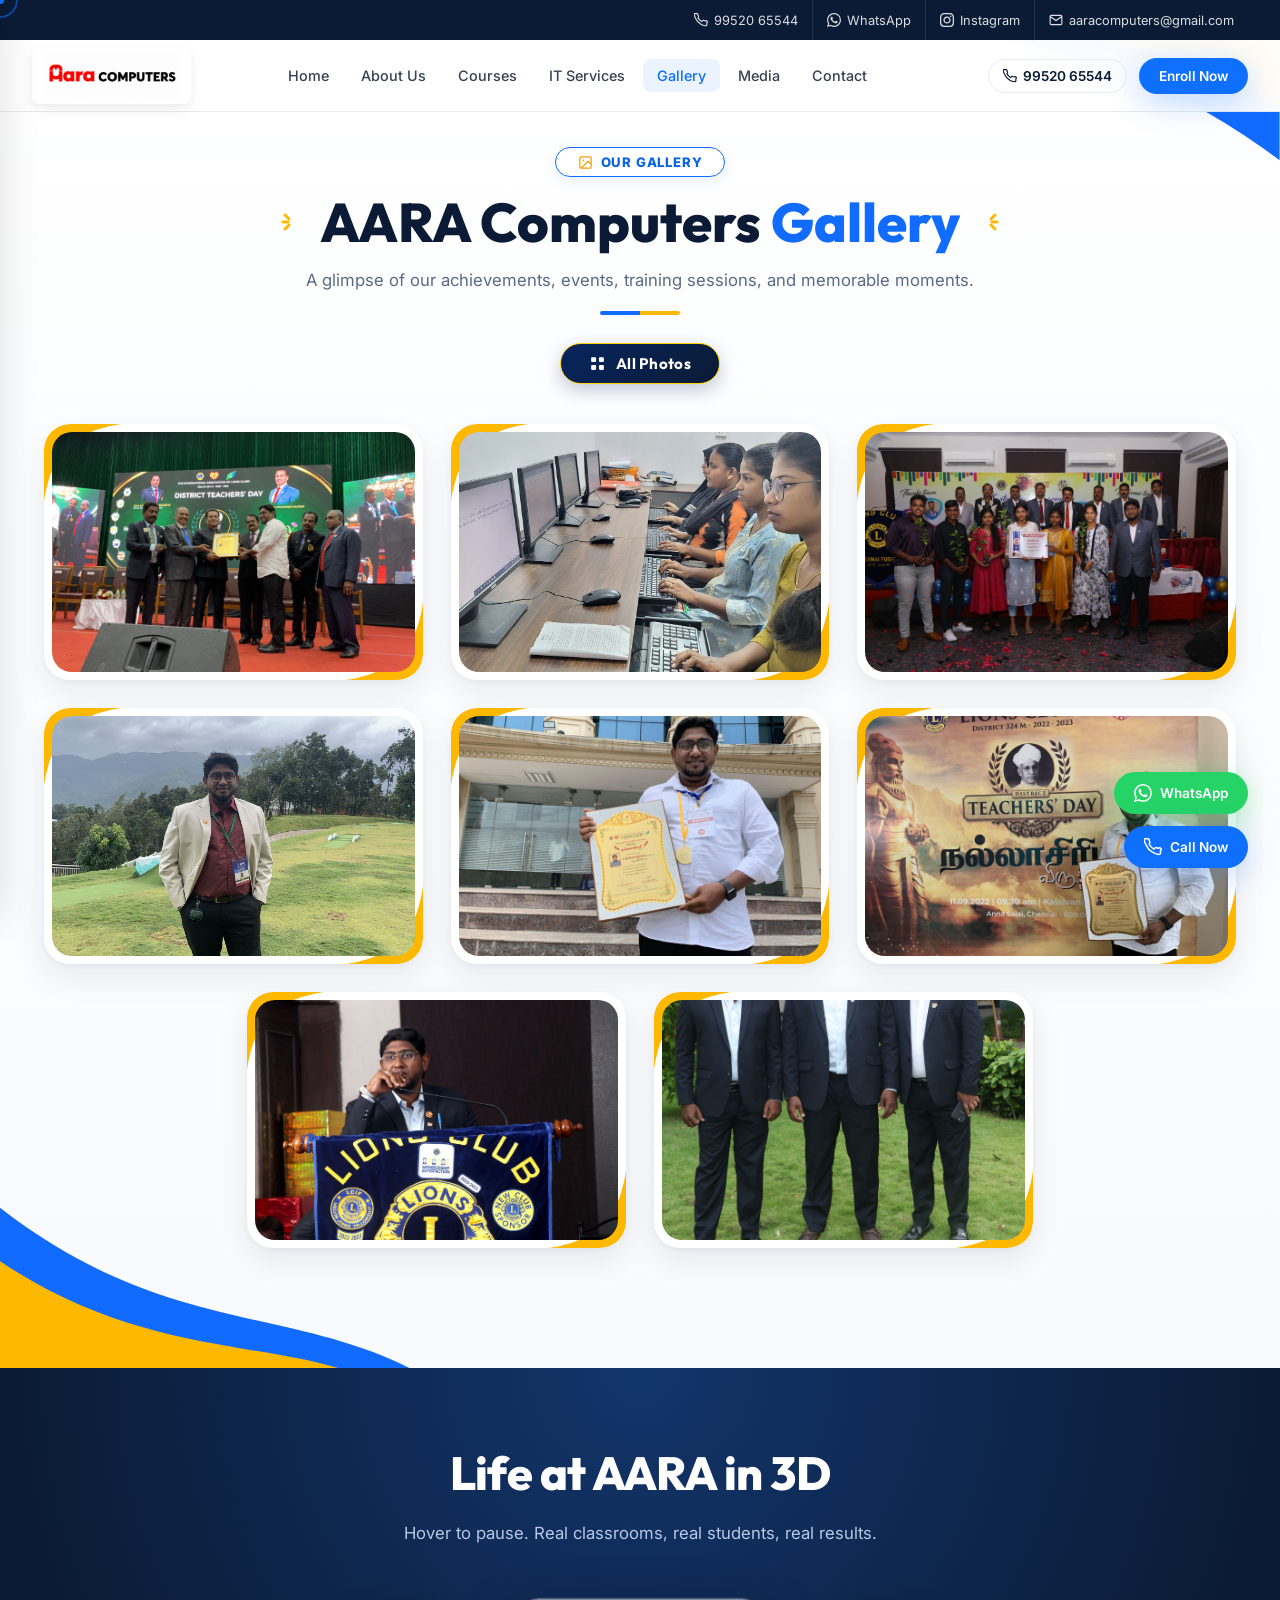
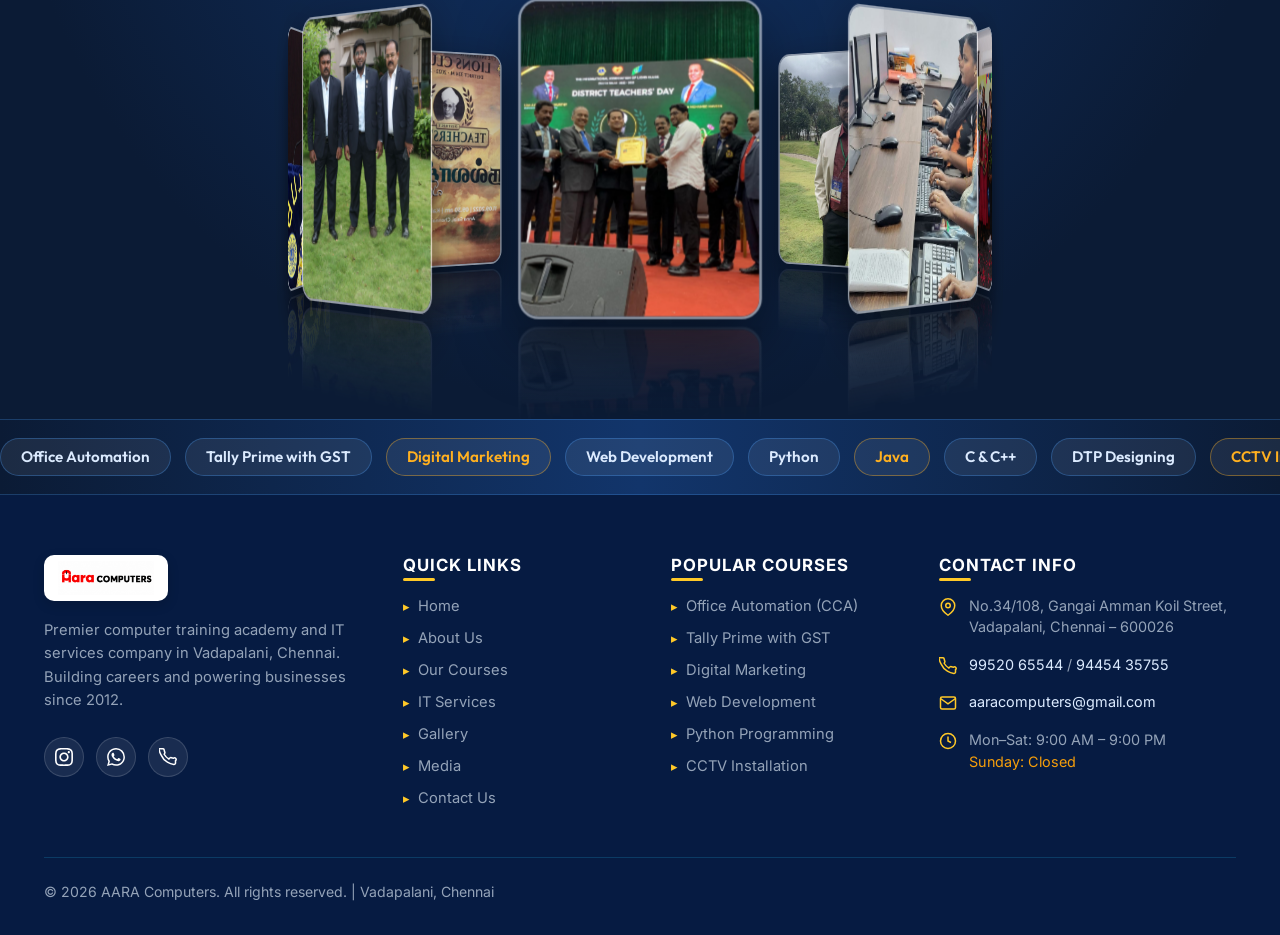
<file: AARA-COMPUTERS-WEBSITE-main/gallery.html>
<!DOCTYPE html>

<html lang="en">

<head>

  <meta charset="UTF-8" />

  <meta name="viewport" content="width=device-width, initial-scale=1.0" />

  <meta http-equiv="X-UA-Compatible" content="IE=edge" />

  <title>Gallery | AARA Computers – Training Photos, Student Events & Awards</title>

  <meta name="description" content="Explore photos and videos of our computer training academy, students, events, founder sessions, and awards at AARA Computers in Chennai." />

  <meta name="keywords" content="AARA Computers gallery, training photos, student events, awards, academy photos, founder" />

  <meta name="author" content="AARA Computers" />

  <meta name="robots" content="index, follow" />

  <link rel="canonical" href="https://aaracomputers.com/gallery.html" />

  

  <!-- Open Graph Tags -->

  <meta property="og:type" content="website" />

  <meta property="og:title" content="Gallery | AARA Computers" />

  <meta property="og:description" content="Explore photos and videos of our computer training academy, students, events, and awards." />

  <meta property="og:url" content="https://aaracomputers.com/gallery.html" />

  <meta property="og:site_name" content="AARA Computers" />

  <meta property="og:image" content="https://aaracomputers.com/assets/images/gallery/gallery1.jpg" />

  

  <!-- Twitter Card Tags -->

  <meta name="twitter:card" content="summary_large_image" />

  <meta name="twitter:title" content="Gallery | AARA Computers" />

  <meta name="twitter:description" content="Photos and videos of our training academy, students, events and awards." />

  <meta name="twitter:image" content="https://aaracomputers.com/assets/images/gallery/gallery1.jpg" />

  

  <!-- Favicon and App Icons -->

  <link rel="icon" href="assets/icons/favicon.ico">

  <link rel="apple-touch-icon" href="assets/icons/apple-touch-icon.png">

  <link rel="manifest" href="assets/icons/site.webmanifest">

  <meta name="theme-color" content="#0B1B35">

  

  <link rel="preconnect" href="https://fonts.googleapis.com" />

  <link rel="preconnect" href="https://fonts.gstatic.com" crossorigin />

  <link href="https://fonts.googleapis.com/css2?family=Inter:wght@300;400;500;600;700;800;900&family=Outfit:wght@300;400;500;600;700;800;900&display=swap" rel="stylesheet" />

  <link rel="stylesheet" href="assets/css/styles.css" />
  <link rel="stylesheet" href="assets/css/premium.css" />

  <style>

    /* Page Header */

    .page-header {

      background: linear-gradient(135deg, #0B1B35 0%, #132a50 100%);

      padding: 160px 0 80px;

      text-align: center;

      color: #fff;

    }

    .page-header h1 {

      font-family: 'Outfit', sans-serif;

      font-size: clamp(2.5rem, 5vw, 3.5rem);

      font-weight: 800;

      margin-bottom: 1rem;

    }

    .page-header p {

      font-size: 1.1rem;

      color: rgba(255,255,255,0.7);

    }

    

    /* Stats Row */

    .stats-row { padding: 40px 0; background: #fff; border-bottom: 1px solid #E8EAED; }

    .stats-grid { display: grid; grid-template-columns: repeat(4, 1fr); gap: 2rem; text-align: center; }

    .stat-item h3 { font-family: 'Outfit', sans-serif; font-size: 2.5rem; color: #0F6FFF; font-weight: 800; margin-bottom: 0.5rem; }

    .stat-item p { color: #6B7280; font-weight: 600; font-size: 0.95rem; text-transform: uppercase; letter-spacing: 1px; }

    

    /* Gallery Section */

    .gallery-section { padding: 100px 0; background: #F7F8FA; }

    .gallery-filters { display: flex; justify-content: center; gap: 1rem; margin-bottom: 3rem; flex-wrap: wrap; }

    .filter-btn { padding: 8px 24px; border-radius: 30px; background: #fff; border: 1px solid #E8EAED; color: #6B7280; cursor: pointer; transition: all 0.3s ease; font-weight: 500; font-family: 'Inter', sans-serif; }

    .filter-btn.active, .filter-btn:hover { background: #0B1B35; color: #fff; border-color: #0B1B35; }

    

    .gallery-grid { display: grid; grid-template-columns: repeat(auto-fill, minmax(300px, 1fr)); gap: 1.5rem; }

    .gallery-item { border-radius: 16px; overflow: hidden; cursor: pointer; position: relative; box-shadow: 0 10px 20px rgba(0,0,0,0.05); }

    .gallery-item img { width: 100%; height: 250px; object-fit: cover; transition: transform 0.6s cubic-bezier(0.16, 1, 0.3, 1); display: block; }

    .gallery-item:hover img { transform: scale(1.05); }

    .gallery-item-overlay { position: absolute; inset: 0; background: rgba(11,27,53,0.5); display: flex; align-items: center; justify-content: center; opacity: 0; transition: opacity 0.3s ease; }

    .gallery-item:hover .gallery-item-overlay { opacity: 1; }

    .gallery-item-overlay svg { color: #fff; width: 32px; height: 32px; }

    

    @media (max-width: 768px) {

      .stats-grid { grid-template-columns: 1fr 1fr; }

    }

  
    /* ==========================================================================
       PREMIUM 3D GALLERY SECTION (EXACT REFERENCE MATCH)
       ========================================================================== */
    .gal3d-section {
      position: relative;
      background: linear-gradient(180deg, #FFFFFF 0%, #F8FAFD 100%);
      padding: calc(40px + var(--nav-h) + 35px) 0 120px;
      overflow: hidden;
      font-family: 'Inter', sans-serif;
    }

    .gal3d-container {
      position: relative;
      z-index: 2;
      max-width: 1240px;
      margin: 0 auto;
      padding: 0 24px;
    }

    /* Decorative Corner Ribbons */
    .corner-ribbon {
      position: absolute;
      pointer-events: none;
      z-index: 1;
    }
    .corner-top-right {
      top: 0;
      right: 0;
      width: clamp(280px, 32vw, 460px);
    }
    .corner-bottom-left {
      bottom: 0;
      left: 0;
      width: clamp(280px, 32vw, 460px);
    }
    .corner-ribbon svg {
      display: block;
      width: 100%;
      height: auto;
    }

    /* Section Header */
    .gal3d-header, .gal3d-card { opacity: 1 !important; }
    .gal3d-header {
      text-align: center;
      margin-bottom: 34px;
    }
    .gal3d-badge {
      display: inline-flex;
      align-items: center;
      gap: 8px;
      padding: 6px 22px;
      background: #FFFFFF;
      border: 1.5px solid #126BFF;
      box-shadow: 0 4px 14px rgba(18, 107, 255, 0.1);
      border-radius: 999px;
      font-size: 0.82rem;
      font-weight: 800;
      letter-spacing: 0.06em;
      color: #0B63E5;
      text-transform: uppercase;
      margin-bottom: 14px;
    }
    .gal3d-badge-icon {
      color: #F59E0B;
      display: flex;
      align-items: center;
    }
    .gal3d-title-row {
      display: flex;
      align-items: center;
      justify-content: center;
      gap: 16px;
    }
    .gal3d-title {
      font-family: 'Outfit', sans-serif;
      font-size: clamp(2.4rem, 4.5vw, 3.4rem);
      font-weight: 800;
      color: #0B1B35;
      margin: 0;
      line-height: 1.15;
    }
    .gal3d-title-highlight {
      color: #126BFF;
    }
    .gal-spark-left, .gal-spark-right {
      display: inline-flex;
      color: #FFB800;
    }
    .gal3d-subtitle {
      font-family: 'Inter', sans-serif;
      font-size: 1.05rem;
      color: #5A6A85;
      margin: 14px auto 18px;
      max-width: 680px;
      line-height: 1.5;
    }

    /* Dual Color Underline */
    .gal3d-bar {
      display: flex;
      align-items: center;
      justify-content: center;
      gap: 0;
      width: 80px;
      height: 4px;
      margin: 0 auto 28px;
      border-radius: 999px;
      overflow: hidden;
    }
    .gal3d-bar-blue {
      width: 50%;
      height: 100%;
      background: #126BFF;
    }
    .gal3d-bar-yellow {
      width: 50%;
      height: 100%;
      background: #FFB800;
    }

    /* Filter Pill Button */
    .gal3d-filter-wrap {
      display: flex;
      justify-content: center;
      margin-bottom: 40px;
    }
    .gal3d-filter-btn {
      display: inline-flex;
      align-items: center;
      gap: 10px;
      padding: 10px 28px;
      background: linear-gradient(135deg, #07255E 0%, #0B1B35 100%);
      border: 1.5px solid #FFD000;
      border-radius: 999px;
      color: #FFFFFF;
      font-family: 'Outfit', sans-serif;
      font-size: 0.95rem;
      font-weight: 700;
      letter-spacing: 0.02em;
      cursor: pointer;
      box-shadow: 0 6px 18px rgba(7, 37, 94, 0.25);
      transition: all 0.3s cubic-bezier(0.16, 1, 0.3, 1);
    }
    .gal3d-filter-btn:hover {
      transform: translateY(-2px);
      box-shadow: 0 10px 24px rgba(7, 37, 94, 0.35);
      border-color: #FFE033;
    }
    .gal3d-filter-btn svg {
      width: 17px;
      height: 17px;
      fill: #FFFFFF;
    }

    /* 12-Column Symmetrical Grid */
    .gal3d-grid {
      display: grid;
      grid-template-columns: repeat(12, 1fr);
      gap: 28px;
      max-width: 1200px;
      margin: 0 auto;
    }

    /* 3-Column Base on Desktop (Cards 1 to 6 span 4 cols each) */
    .gal3d-card {
      position: relative;
      grid-column: span 4;
      background: #FFFFFF;
      border-radius: 26px;
      box-shadow: 0 12px 32px rgba(11, 27, 53, 0.08), 0 2px 6px rgba(11, 27, 53, 0.04);
      padding: 8px;
      box-sizing: border-box;
      cursor: pointer;
      transition: transform 0.35s cubic-bezier(0.16, 1, 0.3, 1), box-shadow 0.35s ease;
    }
    .gal3d-card:hover {
      transform: translateY(-6px);
      box-shadow: 0 18px 40px rgba(11, 27, 53, 0.15), 0 0 0 1.5px rgba(255, 184, 0, 0.4);
    }

    /* Center the two bottom cards (Cards 7 & 8) */
    .gal3d-card:nth-child(7) {
      grid-column: 3 / span 4;
    }
    .gal3d-card:nth-child(8) {
      grid-column: 7 / span 4;
    }

    /* Golden Yellow Corner SVG Accents */
    .gal3d-corner-tl {
      position: absolute;
      top: 0;
      left: 0;
      width: 90px;
      height: 90px;
      pointer-events: none;
      z-index: 1;
    }
    .gal3d-corner-br {
      position: absolute;
      bottom: 0;
      right: 0;
      width: 90px;
      height: 90px;
      pointer-events: none;
      z-index: 1;
      transform: rotate(180deg);
    }

    /* Photo Frame Wrapper */
    .gal3d-img-wrap {
      position: relative;
      z-index: 2;
      width: 100%;
      height: 240px;
      border-radius: 20px;
      overflow: hidden;
      background: #E8EEF5;
    }
    .gal3d-img-wrap img {
      width: 100%;
      height: 100%;
      object-fit: cover;
      display: block;
      transition: transform 0.45s ease;
    }
    .gal3d-card:hover .gal3d-img-wrap img {
      transform: scale(1.05);
    }

    /* Zoom Overlay on Hover */
    .gal3d-overlay {
      position: absolute;
      inset: 0;
      background: rgba(11, 27, 53, 0.45);
      display: flex;
      align-items: center;
      justify-content: center;
      opacity: 0;
      transition: opacity 0.3s ease;
      z-index: 3;
    }
    .gal3d-card:hover .gal3d-overlay {
      opacity: 1;
    }
    .gal3d-zoom-badge {
      display: inline-flex;
      align-items: center;
      gap: 6px;
      padding: 8px 18px;
      background: rgba(255, 255, 255, 0.95);
      border-radius: 999px;
      font-size: 0.8rem;
      font-weight: 800;
      color: #0B63E5;
      letter-spacing: 0.05em;
      box-shadow: 0 4px 14px rgba(0, 0, 0, 0.2);
    }
    .gal3d-zoom-badge svg {
      width: 15px;
      height: 15px;
    }

    /* Responsive */
    @media (max-width: 992px) {
      .gal3d-grid {
        grid-template-columns: repeat(2, 1fr);
        gap: 24px;
      }
      .gal3d-card {
        grid-column: auto !important;
      }
      .gal3d-card:nth-child(7),
      .gal3d-card:nth-child(8) {
        grid-column: auto !important;
      }
      .gal3d-img-wrap {
        height: 220px;
      }
    }
    @media (max-width: 576px) {
      .gal3d-section {
        padding: 60px 0 80px;
      }
      .gal3d-container {
        padding: 0 16px;
      }
      .gal3d-grid {
        grid-template-columns: 1fr;
        gap: 20px;
      }
      .gal3d-img-wrap {
        height: 230px;
      }
      .gal3d-card {
        padding: 6px;
        border-radius: 22px;
      }
      .gal3d-corner-tl, .gal3d-corner-br {
        width: 70px;
        height: 70px;
      }
    }

  
</style>

</head>

<body>

  <!-- Cursor -->

  <div id="cursor-dot"></div>

  <div id="cursor-ring"></div>



  <!-- Sticky Top Bar -->

  <div class="sticky-top-bar">

    <a href="tel:+919952065544">

      <svg viewBox="0 0 24 24" fill="none" stroke="currentColor" stroke-width="2"><path d="M22 16.92v3a2 2 0 01-2.18 2 19.79 19.79 0 01-8.63-3.07A19.5 19.5 0 013.07 9.8a19.79 19.79 0 01-3.07-8.63A2 2 0 012 .98h3a2 2 0 012 1.72c.127.96.361 1.903.7 2.81a2 2 0 01-.45 2.11L6.91 8.35a16 16 0 006.29 6.29l1.29-1.29a2 2 0 012.11-.45c.907.339 1.85.573 2.81.7A2 2 0 0122 16.92z"/></svg>

      99520 65544

    </a>

    <a href="https://wa.me/919952065544" target="_blank" rel="noopener noreferrer">

      <svg viewBox="0 0 24 24" fill="currentColor"><path d="M17.472 14.382c-.297-.149-1.758-.867-2.03-.967-.273-.099-.471-.148-.67.15-.197.297-.767.966-.94 1.164-.173.199-.347.223-.644.075-.297-.15-1.255-.463-2.39-1.475-.883-.788-1.48-1.761-1.653-2.059-.173-.297-.018-.458.13-.606.134-.133.298-.347.446-.52.149-.174.198-.298.298-.497.099-.198.05-.371-.025-.52-.075-.149-.669-1.612-.916-2.207-.242-.579-.487-.5-.669-.51-.173-.008-.371-.01-.57-.01-.198 0-.52.074-.792.372-.272.297-1.04 1.016-1.04 2.479 0 1.462 1.065 2.875 1.213 3.074.149.198 2.096 3.2 5.077 4.487.709.306 1.262.489 1.694.625.712.227 1.36.195 1.871.118.571-.085 1.758-.719 2.006-1.413.248-.694.248-1.289.173-1.413-.074-.124-.272-.198-.57-.347m-5.421 7.403h-.004a9.87 9.87 0 01-5.031-1.378l-.361-.214-3.741.982.998-3.648-.235-.374a9.86 9.86 0 01-1.51-5.26c.001-5.45 4.436-9.884 9.888-9.884 2.64 0 5.122 1.03 6.988 2.898a9.825 9.825 0 012.893 6.994c-.003 5.45-4.437 9.884-9.885 9.884m8.413-18.297A11.815 11.815 0 0012.05 0C5.495 0 .16 5.335.157 11.892c0 2.096.547 4.142 1.588 5.945L.057 24l6.305-1.654a11.882 11.882 0 005.683 1.448h.005c6.554 0 11.89-5.335 11.893-11.893a11.821 11.821 0 00-3.48-8.413z"/></svg>

      WhatsApp

    </a>

    <a href="https://www.instagram.com/aaracomputers" target="_blank" rel="noopener noreferrer">

      <svg viewBox="0 0 24 24" fill="currentColor"><path d="M12 2.163c3.204 0 3.584.012 4.85.07 3.252.148 4.771 1.691 4.919 4.919.058 1.265.069 1.645.069 4.849 0 3.205-.012 3.584-.069 4.849-.149 3.225-1.664 4.771-4.919 4.919-1.266.058-1.644.07-4.85.07-3.204 0-3.584-.012-4.849-.07-3.26-.149-4.771-1.699-4.919-4.92-.058-1.265-.07-1.644-.07-4.849 0-3.204.013-3.583.07-4.849.149-3.227 1.664-4.771 4.919-4.919 1.266-.057 1.645-.069 4.849-.069zm0-2.163c-3.259 0-3.667.014-4.947.072-4.358.2-6.78 2.618-6.98 6.98-.059 1.281-.073 1.689-.073 4.948 0 3.259.014 3.668.072 4.948.2 4.358 2.618 6.78 6.98 6.98 1.281.058 1.689.072 4.948.072 3.259 0 3.668-.014 4.948-.072 4.354-.2 6.782-2.618 6.979-6.98.059-1.28.073-1.689.073-4.948 0-3.259-.014-3.667-.072-4.947-.196-4.354-2.617-6.78-6.979-6.98-1.281-.059-1.69-.073-4.949-.073zm0 5.838c-3.403 0-6.162 2.759-6.162 6.162s2.759 6.163 6.162 6.163 6.162-2.759 6.162-6.163c0-3.403-2.759-6.162-6.162-6.162zm0 10.162c-2.209 0-4-1.79-4-4 0-2.209 1.791-4 4-4s4 1.791 4 4c0 2.21-1.791 4-4 4zm6.406-11.845c-.796 0-1.441.645-1.441 1.44s.645 1.44 1.441 1.44c.795 0 1.439-.645 1.439-1.44s-.644-1.44-1.439-1.44z"/></svg>

      Instagram

    </a>

    <a href="mailto:aaracomputers@gmail.com">

      <svg viewBox="0 0 24 24" fill="none" stroke="currentColor" stroke-width="2"><path d="M4 4h16c1.1 0 2 .9 2 2v12c0 1.1-.9 2-2 2H4c-1.1 0-2-.9-2-2V6c0-1.1.9-2 2-2z"/><polyline points="22,6 12,13 2,6"/></svg>

      aaracomputers@gmail.com

    </a>

  </div>



  <!-- Navbar -->

  <nav class="navbar">

    <a href="index.html" class="logo-wrap">

      <img loading="lazy" decoding="async" src="assets/images/logo/company-logo.png" alt="AARA Computers Logo" />

      

    </a>

    <div class="nav-links">

      <a href="index.html">Home</a>

      <a href="about.html">About Us</a>

      <a href="courses.html">Courses</a>

      <a href="services.html">IT Services</a>

      <a href="gallery.html" class="active">Gallery</a>

      <a href="media.html">Media</a>

      <a href="contact.html">Contact</a>

    </div>

    <div class="nav-cta">

      <a href="tel:+919952065544" class="btn-nav-phone">

        <svg width="14" height="14" viewBox="0 0 24 24" fill="none" stroke="currentColor" stroke-width="2"><path d="M22 16.92v3a2 2 0 01-2.18 2 19.79 19.79 0 01-8.63-3.07A19.5 19.5 0 013.07 9.8a19.79 19.79 0 01-3.07-8.63A2 2 0 012 .98h3a2 2 0 012 1.72c.127.96.361 1.903.7 2.81a2 2 0 01-.45 2.11L6.91 8.35a16 16 0 006.29 6.29l1.29-1.29a2 2 0 012.11-.45c.907.339 1.85.573 2.81.7A2 2 0 0122 16.92z"/></svg>

        99520 65544

      </a>

      <a href="contact.html" class="btn btn-primary" style="padding:10px 20px;font-size:0.85rem;">Enroll Now</a>

    </div>

    <div class="hamburger" id="hamburger" aria-label="Open menu">

      <span></span><span></span><span></span>

    </div>

  </nav>



  <!-- Mobile Nav -->

  <div class="mobile-nav-overlay" id="nav-overlay"></div>

  <nav class="mobile-nav" id="mobile-nav">

    <div class="close-btn" id="nav-close">

      <svg width="18" height="18" viewBox="0 0 24 24" fill="none" stroke="currentColor" stroke-width="2"><line x1="18" y1="6" x2="6" y2="18"/><line x1="6" y1="6" x2="18" y2="18"/></svg>

    </div>

    <img loading="lazy" decoding="async" src="assets/images/logo/company-logo.png" alt="AARA Computers" style="height:44px;margin-bottom:1.5rem;" />

    <ul>

      <li><a href="index.html">Home</a></li>

      <li><a href="about.html">About Us</a></li>

      <li><a href="courses.html">Courses</a></li>

      <li><a href="services.html">IT Services</a></li>

      <li><a href="gallery.html" class="active">Gallery</a></li>
<li><a href="media.html">Media</a></li>

      <li><a href="contact.html">Contact</a></li>

    </ul>

    <div style="margin-top:2rem;display:flex;flex-direction:column;gap:10px;">

      <a href="tel:+919952065544" class="btn btn-outline" style="justify-content:center;">📞 Call Now</a>

      <a href="https://wa.me/919952065544" class="btn btn-whatsapp" style="justify-content:center;">💬 WhatsApp</a>

    </div>

  </nav>



  







  

  </div>



  <!-- Redesigned Gallery Section (Reference Match) -->
  <!-- ==========================================================================
       PREMIUM 3D GALLERY SECTION (EXACT REFERENCE MATCH)
       ========================================================================== -->
  <section class="gal3d-section" id="gallery">
    <!-- Top Right Corner Ribbon -->
    <div class="corner-ribbon corner-top-right" aria-hidden="true">
      <svg viewBox="0 0 460 300" fill="none" preserveAspectRatio="none">
        <path d="M0,0 C120,60 260,30 460,180 L460,0 Z" fill="#126BFF" />
        <path d="M60,0 C160,50 300,20 460,120 L460,0 Z" fill="#FFB800" />
      </svg>
    </div>

    <!-- Bottom Left Corner Ribbon -->
    <div class="corner-ribbon corner-bottom-left" aria-hidden="true">
      <svg viewBox="0 0 460 300" fill="none" preserveAspectRatio="none">
        <path d="M0,120 C180,260 320,230 460,300 L0,300 Z" fill="#126BFF" />
        <path d="M0,180 C150,280 280,270 380,300 L0,300 Z" fill="#FFB800" />
      </svg>
    </div>

    <div class="gal3d-container">
      <!-- Section Header -->
      <div class="gal3d-header">
        <!-- Badge -->
        <div class="gal3d-badge">
          <span class="gal3d-badge-icon">
            <svg width="15" height="15" viewBox="0 0 24 24" fill="currentColor">
              <rect x="3" y="3" width="18" height="18" rx="2" ry="2" fill="none" stroke="currentColor" stroke-width="2"/>
              <circle cx="8.5" cy="8.5" r="1.5"/>
              <polyline points="21 15 16 10 5 21" stroke="currentColor" stroke-width="2" fill="none"/>
            </svg>
          </span>
          OUR GALLERY
        </div>

        <!-- Title with Sparkle Rays -->
        <div class="gal3d-title-row">
          <span class="gal-spark-left" aria-hidden="true">
            <svg width="24" height="24" viewBox="0 0 24 24" fill="none" stroke="currentColor" stroke-width="3" stroke-linecap="round">
              <line x1="3" y1="12" x2="8" y2="12" />
              <line x1="5" y1="5" x2="9" y2="9" />
              <line x1="5" y1="19" x2="9" y2="15" />
            </svg>
          </span>
          <h2 class="gal3d-title">AARA Computers <span class="gal3d-title-highlight">Gallery</span></h2>
          <span class="gal-spark-right" aria-hidden="true">
            <svg width="24" height="24" viewBox="0 0 24 24" fill="none" stroke="currentColor" stroke-width="3" stroke-linecap="round">
              <line x1="21" y1="12" x2="16" y2="12" />
              <line x1="19" y1="5" x2="15" y2="9" />
              <line x1="19" y1="19" x2="15" y2="15" />
            </svg>
          </span>
        </div>

        <!-- Subtitle -->
        <p class="gal3d-subtitle">A glimpse of our achievements, events, training sessions, and memorable moments.</p>

        <!-- Centered Dual Color Underline -->
        <div class="gal3d-bar">
          <div class="gal3d-bar-blue"></div>
          <div class="gal3d-bar-yellow"></div>
        </div>

        <!-- Filter Pill Button -->
        <div class="gal3d-filter-wrap">
          <button class="gal3d-filter-btn" type="button">
            <svg viewBox="0 0 24 24">
              <rect x="3" y="3" width="7" height="7" rx="1.5" />
              <rect x="14" y="3" width="7" height="7" rx="1.5" />
              <rect x="3" y="14" width="7" height="7" rx="1.5" />
              <rect x="14" y="14" width="7" height="7" rx="1.5" />
            </svg>
            All Photos
          </button>
        </div>
      </div>

      <!-- 8-Photo 12-Column Responsive Grid -->
      <div class="gal3d-grid">
        <!-- Photo 1: Best Teacher Award on Stage -->
        <div class="gal3d-card zoomable-photo-card" data-delay="0" data-img="assets/images/awards/best-teacher-award.jpg" data-caption="District Teachers' Day Award Ceremony">
          
          <svg class="gal3d-corner-tl" viewBox="0 0 90 90" fill="none" aria-hidden="true">
            <path d="M0,80 C0,75 2,65 5,55 C12,32 32,12 55,5 C65,2 75,0 80,0 L26,0 C11.64,0 0,11.64 0,26 Z" fill="#FFB800" />
          </svg>
          
          <svg class="gal3d-corner-br" viewBox="0 0 90 90" fill="none" aria-hidden="true">
            <path d="M0,80 C0,75 2,65 5,55 C12,32 32,12 55,5 C65,2 75,0 80,0 L26,0 C11.64,0 0,11.64 0,26 Z" fill="#FFB800" />
          </svg>
          <div class="gal3d-img-wrap">
            <img loading="lazy" decoding="async" src="assets/images/awards/best-teacher-award.jpg" alt="District Teachers Day Award Ceremony on Stage" />
            <div class="gal3d-overlay">
              <span class="gal3d-zoom-badge">
                <svg viewBox="0 0 24 24" fill="none" stroke="currentColor" stroke-width="2.5"><circle cx="11" cy="11" r="8"/><line x1="21" y1="21" x2="16.65" y2="16.65"/><line x1="11" y1="8" x2="11" y2="14"/><line x1="8" y1="11" x2="14" y2="11"/></svg>
                VIEW PHOTO
              </span>
            </div>
          </div>
        </div>

        <!-- Photo 2: Students in Computer Lab -->
        <div class="gal3d-card zoomable-photo-card" data-delay="100" data-img="assets/images/gallery/gallery1.jpg" data-caption="Students Practicing in Computer Training Lab">
          
          <svg class="gal3d-corner-tl" viewBox="0 0 90 90" fill="none" aria-hidden="true">
            <path d="M0,80 C0,75 2,65 5,55 C12,32 32,12 55,5 C65,2 75,0 80,0 L26,0 C11.64,0 0,11.64 0,26 Z" fill="#FFB800" />
          </svg>
          
          <svg class="gal3d-corner-br" viewBox="0 0 90 90" fill="none" aria-hidden="true">
            <path d="M0,80 C0,75 2,65 5,55 C12,32 32,12 55,5 C65,2 75,0 80,0 L26,0 C11.64,0 0,11.64 0,26 Z" fill="#FFB800" />
          </svg>
          <div class="gal3d-img-wrap">
            <img loading="lazy" decoding="async" src="assets/images/gallery/gallery1.jpg" alt="Students Practicing in Computer Training Lab" />
            <div class="gal3d-overlay">
              <span class="gal3d-zoom-badge">
                <svg viewBox="0 0 24 24" fill="none" stroke="currentColor" stroke-width="2.5"><circle cx="11" cy="11" r="8"/><line x1="21" y1="21" x2="16.65" y2="16.65"/><line x1="11" y1="8" x2="11" y2="14"/><line x1="8" y1="11" x2="14" y2="11"/></svg>
                VIEW PHOTO
              </span>
            </div>
          </div>
        </div>

        <!-- Photo 3: Graduation / Certificate Ceremony -->
        <div class="gal3d-card zoomable-photo-card" data-delay="200" data-img="assets/images/gallery/gallery2.jpg" data-caption="Graduation and Certificate Distribution Event">
          
          <svg class="gal3d-corner-tl" viewBox="0 0 90 90" fill="none" aria-hidden="true">
            <path d="M0,80 C0,75 2,65 5,55 C12,32 32,12 55,5 C65,2 75,0 80,0 L26,0 C11.64,0 0,11.64 0,26 Z" fill="#FFB800" />
          </svg>
          
          <svg class="gal3d-corner-br" viewBox="0 0 90 90" fill="none" aria-hidden="true">
            <path d="M0,80 C0,75 2,65 5,55 C12,32 32,12 55,5 C65,2 75,0 80,0 L26,0 C11.64,0 0,11.64 0,26 Z" fill="#FFB800" />
          </svg>
          <div class="gal3d-img-wrap">
            <img loading="lazy" decoding="async" src="assets/images/gallery/gallery2.jpg" alt="Graduation and Certificate Distribution Event" />
            <div class="gal3d-overlay">
              <span class="gal3d-zoom-badge">
                <svg viewBox="0 0 24 24" fill="none" stroke="currentColor" stroke-width="2.5"><circle cx="11" cy="11" r="8"/><line x1="21" y1="21" x2="16.65" y2="16.65"/><line x1="11" y1="8" x2="11" y2="14"/><line x1="8" y1="11" x2="14" y2="11"/></svg>
                VIEW PHOTO
              </span>
            </div>
          </div>
        </div>

        <!-- Photo 4: Founder in Nature Background -->
        <div class="gal3d-card zoomable-photo-card" data-delay="300" data-img="assets/images/founder/founder-photo2.jpg" data-caption="S. Mohideen Meeran, Founder &amp; MCP">
          
          <svg class="gal3d-corner-tl" viewBox="0 0 90 90" fill="none" aria-hidden="true">
            <path d="M0,80 C0,75 2,65 5,55 C12,32 32,12 55,5 C65,2 75,0 80,0 L26,0 C11.64,0 0,11.64 0,26 Z" fill="#FFB800" />
          </svg>
          
          <svg class="gal3d-corner-br" viewBox="0 0 90 90" fill="none" aria-hidden="true">
            <path d="M0,80 C0,75 2,65 5,55 C12,32 32,12 55,5 C65,2 75,0 80,0 L26,0 C11.64,0 0,11.64 0,26 Z" fill="#FFB800" />
          </svg>
          <div class="gal3d-img-wrap">
            <img loading="lazy" decoding="async" src="assets/images/founder/founder-photo2.jpg" alt="S. Mohideen Meeran, Founder &amp; MCP" />
            <div class="gal3d-overlay">
              <span class="gal3d-zoom-badge">
                <svg viewBox="0 0 24 24" fill="none" stroke="currentColor" stroke-width="2.5"><circle cx="11" cy="11" r="8"/><line x1="21" y1="21" x2="16.65" y2="16.65"/><line x1="11" y1="8" x2="11" y2="14"/><line x1="8" y1="11" x2="14" y2="11"/></svg>
                VIEW PHOTO
              </span>
            </div>
          </div>
        </div>

        <!-- Photo 5: Founder with Medal and Award Certificate -->
        <div class="gal3d-card zoomable-photo-card" data-delay="400" data-img="assets/images/founder/founder-photo3.jpg" data-caption="Founder Holding Prestigious Award Certificate and Medal">
          
          <svg class="gal3d-corner-tl" viewBox="0 0 90 90" fill="none" aria-hidden="true">
            <path d="M0,80 C0,75 2,65 5,55 C12,32 32,12 55,5 C65,2 75,0 80,0 L26,0 C11.64,0 0,11.64 0,26 Z" fill="#FFB800" />
          </svg>
          
          <svg class="gal3d-corner-br" viewBox="0 0 90 90" fill="none" aria-hidden="true">
            <path d="M0,80 C0,75 2,65 5,55 C12,32 32,12 55,5 C65,2 75,0 80,0 L26,0 C11.64,0 0,11.64 0,26 Z" fill="#FFB800" />
          </svg>
          <div class="gal3d-img-wrap">
            <img loading="lazy" decoding="async" src="assets/images/founder/founder-photo3.jpg" alt="Founder Holding Prestigious Award Certificate and Medal" />
            <div class="gal3d-overlay">
              <span class="gal3d-zoom-badge">
                <svg viewBox="0 0 24 24" fill="none" stroke="currentColor" stroke-width="2.5"><circle cx="11" cy="11" r="8"/><line x1="21" y1="21" x2="16.65" y2="16.65"/><line x1="11" y1="8" x2="11" y2="14"/><line x1="8" y1="11" x2="14" y2="11"/></svg>
                VIEW PHOTO
              </span>
            </div>
          </div>
        </div>

        <!-- Photo 6: Founder with Lions Club Award Banner -->
        <div class="gal3d-card zoomable-photo-card" data-delay="500" data-img="assets/images/founder/founder-photo4.jpg" data-caption="Lions Club District Teachers' Day Honor">
          
          <svg class="gal3d-corner-tl" viewBox="0 0 90 90" fill="none" aria-hidden="true">
            <path d="M0,80 C0,75 2,65 5,55 C12,32 32,12 55,5 C65,2 75,0 80,0 L26,0 C11.64,0 0,11.64 0,26 Z" fill="#FFB800" />
          </svg>
          
          <svg class="gal3d-corner-br" viewBox="0 0 90 90" fill="none" aria-hidden="true">
            <path d="M0,80 C0,75 2,65 5,55 C12,32 32,12 55,5 C65,2 75,0 80,0 L26,0 C11.64,0 0,11.64 0,26 Z" fill="#FFB800" />
          </svg>
          <div class="gal3d-img-wrap">
            <img loading="lazy" decoding="async" src="assets/images/founder/founder-photo4.jpg" alt="Lions Club District Teachers' Day Honor" />
            <div class="gal3d-overlay">
              <span class="gal3d-zoom-badge">
                <svg viewBox="0 0 24 24" fill="none" stroke="currentColor" stroke-width="2.5"><circle cx="11" cy="11" r="8"/><line x1="21" y1="21" x2="16.65" y2="16.65"/><line x1="11" y1="8" x2="11" y2="14"/><line x1="8" y1="11" x2="14" y2="11"/></svg>
                VIEW PHOTO
              </span>
            </div>
          </div>
        </div>

        <!-- Photo 7: Founder at Lions Club Podium (Centered in Row 3) -->
        <div class="gal3d-card zoomable-photo-card" data-delay="600" data-img="assets/images/founder/founder-photo1.jpg" data-caption="Founder Addressing the Gathering at Lions Club Event">
          
          <svg class="gal3d-corner-tl" viewBox="0 0 90 90" fill="none" aria-hidden="true">
            <path d="M0,80 C0,75 2,65 5,55 C12,32 32,12 55,5 C65,2 75,0 80,0 L26,0 C11.64,0 0,11.64 0,26 Z" fill="#FFB800" />
          </svg>
          
          <svg class="gal3d-corner-br" viewBox="0 0 90 90" fill="none" aria-hidden="true">
            <path d="M0,80 C0,75 2,65 5,55 C12,32 32,12 55,5 C65,2 75,0 80,0 L26,0 C11.64,0 0,11.64 0,26 Z" fill="#FFB800" />
          </svg>
          <div class="gal3d-img-wrap">
            <img loading="lazy" decoding="async" src="assets/images/founder/founder-photo1.jpg" alt="Founder Addressing the Gathering at Lions Club Event" />
            <div class="gal3d-overlay">
              <span class="gal3d-zoom-badge">
                <svg viewBox="0 0 24 24" fill="none" stroke="currentColor" stroke-width="2.5"><circle cx="11" cy="11" r="8"/><line x1="21" y1="21" x2="16.65" y2="16.65"/><line x1="11" y1="8" x2="11" y2="14"/><line x1="8" y1="11" x2="14" y2="11"/></svg>
                VIEW PHOTO
              </span>
            </div>
          </div>
        </div>

        <!-- Photo 8: Founder with VIP Dignitaries (Centered in Row 3) -->
        <div class="gal3d-card zoomable-photo-card" data-delay="700" data-img="assets/images/founder/founder-with-vip.jpg" data-caption="Founder with Distinguished Dignitaries">
          
          <svg class="gal3d-corner-tl" viewBox="0 0 90 90" fill="none" aria-hidden="true">
            <path d="M0,80 C0,75 2,65 5,55 C12,32 32,12 55,5 C65,2 75,0 80,0 L26,0 C11.64,0 0,11.64 0,26 Z" fill="#FFB800" />
          </svg>
          
          <svg class="gal3d-corner-br" viewBox="0 0 90 90" fill="none" aria-hidden="true">
            <path d="M0,80 C0,75 2,65 5,55 C12,32 32,12 55,5 C65,2 75,0 80,0 L26,0 C11.64,0 0,11.64 0,26 Z" fill="#FFB800" />
          </svg>
          <div class="gal3d-img-wrap">
            <img loading="lazy" decoding="async" src="assets/images/founder/founder-with-vip.jpg" alt="Founder with Distinguished Dignitaries" />
            <div class="gal3d-overlay">
              <span class="gal3d-zoom-badge">
                <svg viewBox="0 0 24 24" fill="none" stroke="currentColor" stroke-width="2.5"><circle cx="11" cy="11" r="8"/><line x1="21" y1="21" x2="16.65" y2="16.65"/><line x1="11" y1="8" x2="11" y2="14"/><line x1="8" y1="11" x2="14" y2="11"/></svg>
                VIEW PHOTO
              </span>
            </div>
          </div>
        </div>
      </div>
    </div>
  </section>



  <!-- Life at AARA in 3D Section -->
  <section class="ring-sec">
    <div class="container">
      <h2 class="section-title" style="color: #FFFFFF !important; font-family: 'Outfit', sans-serif; font-size: 2.5rem; font-weight: 800;">Life at AARA in 3D</h2>
      <p class="section-subtitle" style="color: #B6C8E6; font-size: 1.05rem; margin-top: 0.5rem;">Hover to pause. Real classrooms, real students, real results.</p>
      <div class="ring-wrap">
        <div class="ring">
          <figure style="--i:0"><img loading="lazy" decoding="async" src="assets/images/awards/best-teacher-award.jpg" alt="Best Teacher Award"></figure>
          <figure style="--i:1"><img loading="lazy" decoding="async" src="assets/images/gallery/gallery1.jpg" alt="Classroom Training Session"></figure>
          <figure style="--i:2"><img loading="lazy" decoding="async" src="assets/images/gallery/gallery2.jpg" alt="Certificate Distribution Ceremony"></figure>
          <figure style="--i:3"><img loading="lazy" decoding="async" src="assets/images/founder/founder-photo2.jpg" alt="Founder Teaching Session"></figure>
          <figure style="--i:4"><img loading="lazy" decoding="async" src="assets/images/founder/founder-photo3.jpg" alt="Founder Interactive Workshop"></figure>
          <figure style="--i:5"><img loading="lazy" decoding="async" src="assets/images/founder/founder-photo4.jpg" alt="AARA Academy Founder Profile"></figure>
          <figure style="--i:6"><img loading="lazy" decoding="async" src="assets/images/founder/founder-photo1.jpg" alt="Academic Excellence at AARA"></figure>
          <figure style="--i:7"><img loading="lazy" decoding="async" src="assets/images/founder/founder-with-vip.jpg" alt="Award Presentation with VIP"></figure>
        </div>
      </div>
    </div>
  </section>

  



  <!-- ══════════════════════════════════════

       FOOTER

  ══════════════════════════════════════ -->

  <footer class="ftr3d-footer" role="contentinfo">
    <div class="ftr3d-container">
      <div class="ftr3d-grid">

        <!-- COLUMN 1: Company Info -->
        <div class="ftr3d-col ftr3d-col-brand">
          <a href="index.html" class="ftr3d-logo-link" aria-label="AARA Computers Home">
            <img loading="lazy" decoding="async" src="assets/images/logo/company-logo.png" alt="AARA Computers Logo" class="ftr3d-logo"/>
          </a>
          <p class="ftr3d-brand-desc">
            Premier computer training academy and IT services company in Vadapalani, Chennai. Building careers and powering businesses since 2012.
          </p>
          <div class="ftr3d-social-row">
            <a href="https://www.instagram.com/aaracomputers" target="_blank" rel="noopener noreferrer" class="ftr3d-social-btn" title="Follow us on Instagram" aria-label="Instagram">
              <svg viewBox="0 0 24 24" fill="currentColor">
                <path d="M12 2.163c3.204 0 3.584.012 4.85.07 3.252.148 4.771 1.691 4.919 4.919.058 1.265.069 1.645.069 4.849 0 3.205-.012 3.584-.069 4.849-.149 3.225-1.664 4.771-4.919 4.919-1.266.058-1.644.07-4.85.07-3.204 0-3.584-.012-4.849-.07-3.26-.149-4.771-1.699-4.919-4.92-.058-1.265-.07-1.644-.07-4.849 0-3.204.013-3.583.07-4.849.149-3.227 1.664-4.771 4.919-4.919 1.266-.057 1.645-.069 4.849-.069zm0-2.163c-3.259 0-3.667.014-4.947.072-4.358.2-6.78 2.618-6.98 6.98-.059 1.281-.073 1.689-.073 4.948 0 3.259.014 3.668.072 4.948.2 4.358 2.618 6.78 6.98 6.98 1.281.058 1.689.072 4.948.072 3.259 0 3.668-.014 4.948-.072 4.354-.2 6.782-2.618 6.979-6.98.059-1.28.073-1.689.073-4.948 0-3.259-.014-3.667-.072-4.947-.196-4.354-2.617-6.78-6.979-6.98-1.281-.059-1.69-.073-4.949-.073zm0 5.838c-3.403 0-6.162 2.759-6.162 6.162s2.759 6.163 6.162 6.163 6.162-2.759 6.162-6.163c0-3.403-2.759-6.162-6.162-6.162zm0 10.162c-2.209 0-4-1.79-4-4 0-2.209 1.791-4 4-4s4 1.791 4 4c0 2.21-1.791 4-4 4zm6.406-11.845c-.796 0-1.441.645-1.441 1.44s.645 1.44 1.441 1.44c.795 0 1.439-.645 1.439-1.44s-.644-1.44-1.439-1.44z"/>
              </svg>
            </a>
            <a href="https://wa.me/919952065544" target="_blank" rel="noopener noreferrer" class="ftr3d-social-btn" title="Chat on WhatsApp" aria-label="WhatsApp">
              <svg viewBox="0 0 24 24" fill="currentColor">
                <path d="M17.472 14.382c-.297-.149-1.758-.867-2.03-.967-.273-.099-.471-.148-.67.15-.197.297-.767.966-.94 1.164-.173.199-.347.223-.644.075-.297-.15-1.255-.463-2.39-1.475-.883-.788-1.48-1.761-1.653-2.059-.173-.297-.018-.458.13-.606.134-.133.298-.347.446-.52.149-.174.198-.298.298-.497.099-.198.05-.371-.025-.52-.075-.149-.669-1.612-.916-2.207-.242-.579-.487-.5-.669-.51-.173-.008-.371-.01-.57-.01-.198 0-.52.074-.792.372-.272.297-1.04 1.016-1.04 2.479 0 1.462 1.065 2.875 1.213 3.074.149.198 2.096 3.2 5.077 4.487.709.306 1.262.489 1.694.625.712.227 1.36.195 1.871.118.571-.085 1.758-.719 2.006-1.413.248-.694.248-1.289.173-1.413-.074-.124-.272-.198-.57-.347m-5.421 7.403h-.004a9.87 9.87 0 01-5.031-1.378l-.361-.214-3.741.982.998-3.648-.235-.374a9.86 9.86 0 01-1.51-5.26c.001-5.45 4.436-9.884 9.888-9.884 2.64 0 5.122 1.03 6.988 2.898a9.825 9.825 0 012.893 6.994c-.003 5.45-4.437 9.884-9.885 9.884m8.413-18.297A11.815 11.815 0 0012.05 0C5.495 0 .16 5.335.157 11.892c0 2.096.547 4.142 1.588 5.945L.057 24l6.305-1.654a11.882 11.882 0 005.683 1.448h.005c6.554 0 11.89-5.335 11.893-11.893a11.821 11.821 0 00-3.48-8.413z"/>
              </svg>
            </a>
            <a href="tel:+919952065544" class="ftr3d-social-btn" title="Call Us" aria-label="Call">
              <svg viewBox="0 0 24 24" fill="none" stroke="currentColor" stroke-width="2">
                <path d="M22 16.92v3a2 2 0 01-2.18 2 19.79 19.79 0 01-8.63-3.07A19.5 19.5 0 013.07 9.8a19.79 19.79 0 01-3.07-8.63A2 2 0 012 .98h3a2 2 0 012 1.72c.127.96.361 1.903.7 2.81a2 2 0 01-.45 2.11L6.91 8.35a16 16 0 006.29 6.29l1.29-1.29a2 2 0 012.11-.45c.907.339 1.85.573 2.81.7A2 2 0 0122 16.92z"/>
              </svg>
            </a>
          </div>
        </div>

        <!-- COLUMN 2: Quick Links -->
        <div class="ftr3d-col">
          <h4 class="ftr3d-col-title">QUICK LINKS</h4>
          <ul class="ftr3d-link-list">
            <li><a href="index.html"><span class="ftr3d-arrow">▸</span> Home</a></li>
            <li><a href="about.html"><span class="ftr3d-arrow">▸</span> About Us</a></li>
            <li><a href="courses.html?v=3"><span class="ftr3d-arrow">▸</span> Our Courses</a></li>
            <li><a href="services.html?v=2"><span class="ftr3d-arrow">▸</span> IT Services</a></li>
            <li><a href="gallery.html"><span class="ftr3d-arrow">▸</span> Gallery</a></li>
            <li><a href="media.html"><span class="ftr3d-arrow">▸</span> Media</a></li>
            <li><a href="contact.html"><span class="ftr3d-arrow">▸</span> Contact Us</a></li>
          </ul>
        </div>

        <!-- COLUMN 3: Popular Courses -->
        <div class="ftr3d-col">
          <h4 class="ftr3d-col-title">POPULAR COURSES</h4>
          <ul class="ftr3d-link-list">
            <li><a href="courses.html?v=3"><span class="ftr3d-arrow">▸</span> Office Automation (CCA)</a></li>
            <li><a href="courses.html?v=3"><span class="ftr3d-arrow">▸</span> Tally Prime with GST</a></li>
            <li><a href="courses.html?v=3"><span class="ftr3d-arrow">▸</span> Digital Marketing</a></li>
            <li><a href="courses.html?v=3"><span class="ftr3d-arrow">▸</span> Web Development</a></li>
            <li><a href="courses.html?v=3"><span class="ftr3d-arrow">▸</span> Python Programming</a></li>
            <li><a href="courses.html?v=3"><span class="ftr3d-arrow">▸</span> CCTV Installation</a></li>
          </ul>
        </div>

        <!-- COLUMN 4: Contact Info -->
        <div class="ftr3d-col">
          <h4 class="ftr3d-col-title">CONTACT INFO</h4>
          <div class="ftr3d-contact-list">
            <div class="ftr3d-contact-item">
              <svg class="ftr3d-c-icon" viewBox="0 0 24 24" fill="none" stroke="#FFC928" stroke-width="2">
                <path d="M21 10c0 7-9 13-9 13s-9-6-9-13a9 9 0 0118 0z"/>
                <circle cx="12" cy="10" r="3"/>
              </svg>
              <span>No.34/108, Gangai Amman Koil Street, Vadapalani, Chennai – 600026</span>
            </div>

            <div class="ftr3d-contact-item">
              <svg class="ftr3d-c-icon" viewBox="0 0 24 24" fill="none" stroke="#FFC928" stroke-width="2">
                <path d="M22 16.92v3a2 2 0 01-2.18 2 19.79 19.79 0 01-8.63-3.07A19.5 19.5 0 013.07 9.8a19.79 19.79 0 01-3.07-8.63A2 2 0 012 .98h3a2 2 0 012 1.72c.127.96.361 1.903.7 2.81a2 2 0 01-.45 2.11L6.91 8.35a16 16 0 006.29 6.29l1.29-1.29a2 2 0 012.11-.45c.907.339 1.85.573 2.81.7A2 2 0 0122 16.92z"/>
              </svg>
              <span>
                <a href="tel:+919952065544">99520 65544</a> / <a href="tel:+919445435755">94454 35755</a>
              </span>
            </div>

            <div class="ftr3d-contact-item">
              <svg class="ftr3d-c-icon" viewBox="0 0 24 24" fill="none" stroke="#FFC928" stroke-width="2">
                <path d="M4 4h16c1.1 0 2 .9 2 2v12c0 1.1-.9 2-2 2H4c-1.1 0-2-.9-2-2V6c0-1.1.9-2 2-2z"/>
                <polyline points="22,6 12,13 2,6"/>
              </svg>
              <a href="mailto:aaracomputers@gmail.com">aaracomputers@gmail.com</a>
            </div>

            <div class="ftr3d-contact-item">
              <svg class="ftr3d-c-icon" viewBox="0 0 24 24" fill="none" stroke="#FFC928" stroke-width="2">
                <circle cx="12" cy="12" r="10"/>
                <polyline points="12 6 12 12 16 14"/>
              </svg>
              <span>Mon–Sat: 9:00 AM – 9:00 PM<br><span style="color:#F59E0B;">Sunday: Closed</span></span>
            </div>
          </div>
        </div>

      </div>

      <div class="ftr3d-bottom">
        <span class="ftr3d-copy">© 2026 AARA Computers. All rights reserved. | Vadapalani, Chennai</span>
      </div>
    </div>
  </footer>



  <!-- Floating FAB -->

  <div class="fab-container">

    <a href="https://wa.me/919952065544" class="fab-btn whatsapp" target="_blank" rel="noopener noreferrer">

      <svg viewBox="0 0 24 24" fill="currentColor"><path d="M17.472 14.382c-.297-.149-1.758-.867-2.03-.967-.273-.099-.471-.148-.67.15-.197.297-.767.966-.94 1.164-.173.199-.347.223-.644.075-.297-.15-1.255-.463-2.39-1.475-.883-.788-1.48-1.761-1.653-2.059-.173-.297-.018-.458.13-.606.134-.133.298-.347.446-.52.149-.174.198-.298.298-.497.099-.198.05-.371-.025-.52-.075-.149-.669-1.612-.916-2.207-.242-.579-.487-.5-.669-.51-.173-.008-.371-.01-.57-.01-.198 0-.52.074-.792.372-.272.297-1.04 1.016-1.04 2.479 0 1.462 1.065 2.875 1.213 3.074.149.198 2.096 3.2 5.077 4.487.709.306 1.262.489 1.694.625.712.227 1.36.195 1.871.118.571-.085 1.758-.719 2.006-1.413.248-.694.248-1.289.173-1.413-.074-.124-.272-.198-.57-.347m-5.421 7.403h-.004a9.87 9.87 0 01-5.031-1.378l-.361-.214-3.741.982.998-3.648-.235-.374a9.86 9.86 0 01-1.51-5.26c.001-5.45 4.436-9.884 9.888-9.884 2.64 0 5.122 1.03 6.988 2.898a9.825 9.825 0 012.893 6.994c-.003 5.45-4.437 9.884-9.885 9.884m8.413-18.297A11.815 11.815 0 0012.05 0C5.495 0 .16 5.335.157 11.892c0 2.096.547 4.142 1.588 5.945L.057 24l6.305-1.654a11.882 11.882 0 005.683 1.448h.005c6.554 0 11.89-5.335 11.893-11.893a11.821 11.821 0 00-3.48-8.413z"/></svg>

      WhatsApp

    </a>

    <a href="tel:+919952065544" class="fab-btn call">

      <svg viewBox="0 0 24 24" fill="none" stroke="currentColor" stroke-width="2"><path d="M22 16.92v3a2 2 0 01-2.18 2 19.79 19.79 0 01-8.63-3.07A19.5 19.5 0 013.07 9.8a19.79 19.79 0 01-3.07-8.63A2 2 0 012 .98h3a2 2 0 012 1.72c.127.96.361 1.903.7 2.81a2 2 0 01-.45 2.11L6.91 8.35a16 16 0 006.29 6.29l1.29-1.29a2 2 0 012.11-.45c.907.339 1.85.573 2.81.7A2 2 0 0122 16.92z"/></svg>

      Call Now

    </a>

  </div>



  <!-- Video Lightbox -->

  <div class="video-lightbox" id="videoLightbox">

    <div class="video-close" id="videoClose">

      <svg viewBox="0 0 24 24" fill="none" stroke="currentColor" stroke-width="2"><line x1="18" y1="6" x2="6" y2="18"/><line x1="6" y1="6" x2="18" y2="18"/></svg>

    </div>

    <div class="video-content" id="videoContent"></div>

  </div>

  

  <script src="assets/js/main.js" defer></script>
  <script src="assets/js/premium.js?v=7" defer></script>

  <script>

    document.addEventListener('DOMContentLoaded', () => {

      // Gallery Filter Logic

      const filterBtns = document.querySelectorAll('.filter-btn');

      const galleryItems = document.querySelectorAll('.gallery-item');

      

      filterBtns.forEach(btn => {

        btn.addEventListener('click', () => {

          // Remove active class from all

          filterBtns.forEach(b => b.classList.remove('active'));

          // Add to current

          btn.classList.add('active');

          

          const filter = btn.getAttribute('data-filter');

          

          galleryItems.forEach(item => {

            if(filter === 'all' || item.getAttribute('data-category') === filter) {

              item.style.display = 'block';

              // Trigger reflow for animation

              void item.offsetWidth; 

              item.style.opacity = '1';

              item.style.transform = 'scale(1)';

            } else {

              item.style.opacity = '0';

              item.style.transform = 'scale(0.8)';

              setTimeout(() => {

                  item.style.display = 'none';

              }, 300);

            }

          });

        });

      });

    });

  </script>

</body>

</html>
</file>
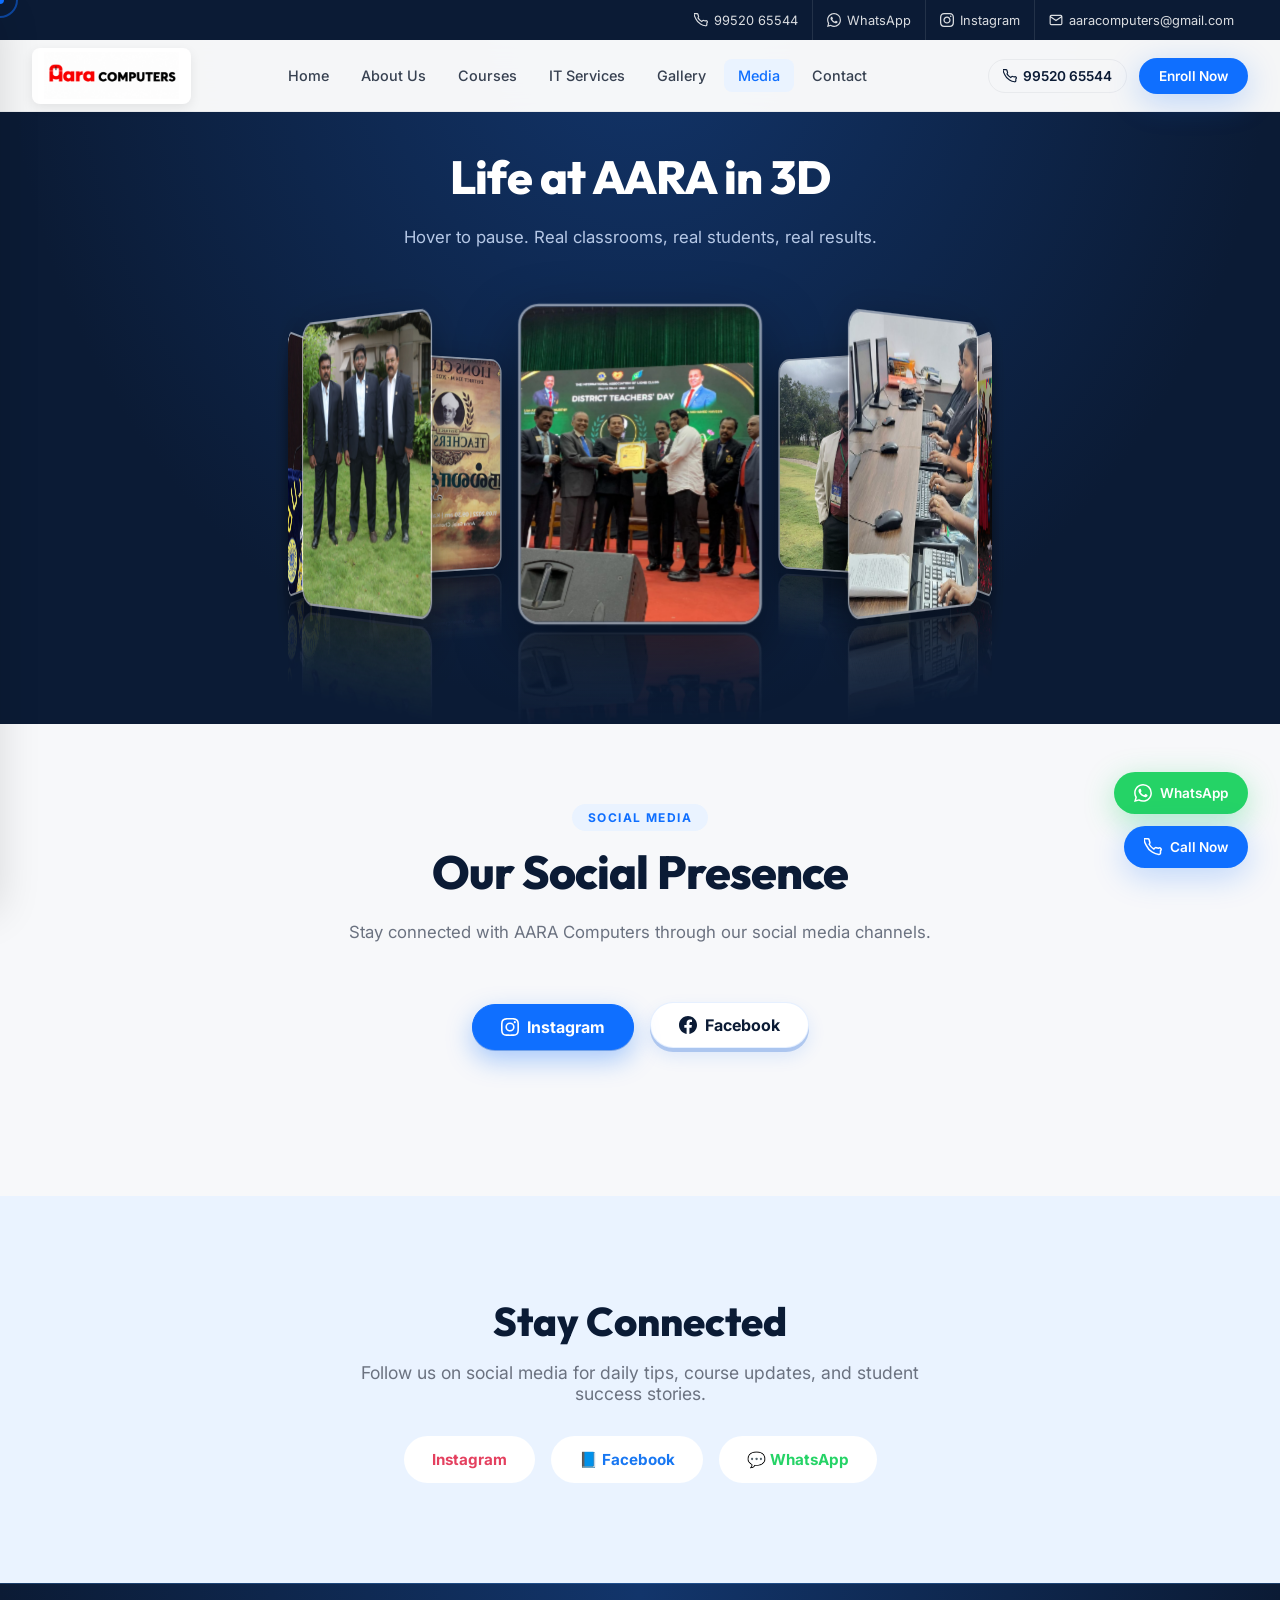
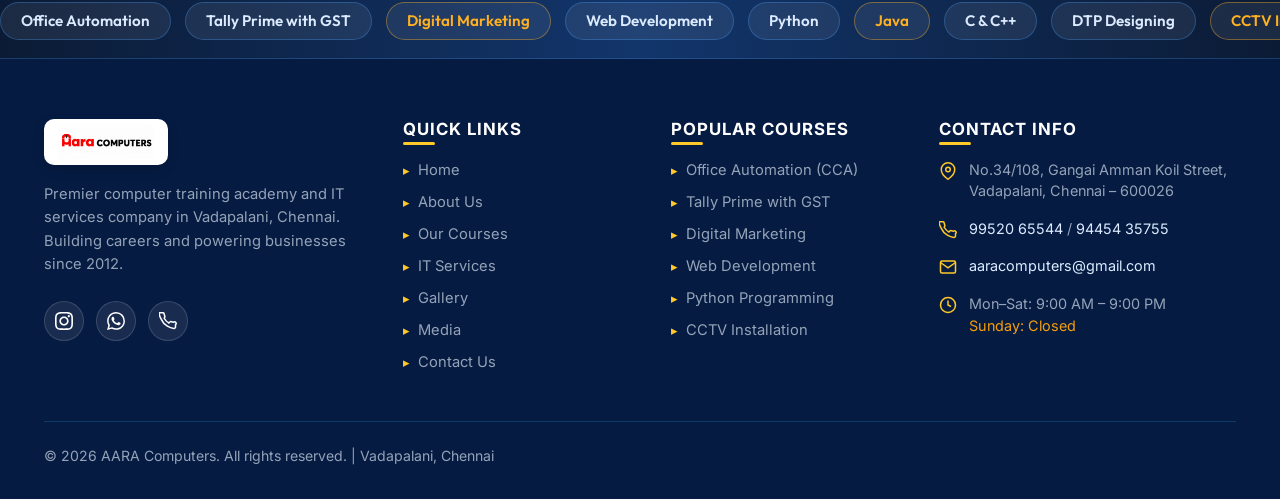
<file: AARA-COMPUTERS-WEBSITE-main/media.html>
<!DOCTYPE html>

<html lang="en">

<head>

  <meta charset="UTF-8" />

  <meta name="viewport" content="width=device-width, initial-scale=1.0" />

  <title>Media – AARA Computers | Social Media &amp; Updates</title>

  <meta name="description" content="Follow AARA Computers on social media. See our latest updates, posts, and highlights from Facebook and Instagram." />

  <link rel="icon" href="assets/images/logo/company-logo.png" />

  <link href="https://fonts.googleapis.com/css2?family=Inter:wght@400;500;600;700&family=Outfit:wght@600;700;800;900&display=swap" rel="stylesheet" />

  <link rel="stylesheet" href="assets/css/styles.css" />
  <link rel="stylesheet" href="assets/css/premium.css" />

</head>

<body>

  <!-- Cursor -->

  <div id="cursor-dot"></div>

  <div id="cursor-ring"></div>



  <!-- Sticky Top Bar -->

  <div class="sticky-top-bar">

    <a href="tel:+919952065544">

      <svg viewBox="0 0 24 24" fill="none" stroke="currentColor" stroke-width="2"><path d="M22 16.92v3a2 2 0 01-2.18 2 19.79 19.79 0 01-8.63-3.07A19.5 19.5 0 013.07 9.8a19.79 19.79 0 01-3.07-8.63A2 2 0 012 .98h3a2 2 0 012 1.72c.127.96.361 1.903.7 2.81a2 2 0 01-.45 2.11L6.91 8.35a16 16 0 006.29 6.29l1.29-1.29a2 2 0 012.11-.45c.907.339 1.85.573 2.81.7A2 2 0 0122 16.92z"/></svg>

      99520 65544

    </a>

    <a href="https://wa.me/919952065544" target="_blank" rel="noopener noreferrer">

      <svg viewBox="0 0 24 24" fill="currentColor"><path d="M17.472 14.382c-.297-.149-1.758-.867-2.03-.967-.273-.099-.471-.148-.67.15-.197.297-.767.966-.94 1.164-.173.199-.347.223-.644.075-.297-.15-1.255-.463-2.39-1.475-.883-.788-1.48-1.761-1.653-2.059-.173-.297-.018-.458.13-.606.134-.133.298-.347.446-.52.149-.174.198-.298.298-.497.099-.198.05-.371-.025-.52-.075-.149-.669-1.612-.916-2.207-.242-.579-.487-.5-.669-.51-.173-.008-.371-.01-.57-.01-.198 0-.52.074-.792.372-.272.297-1.04 1.016-1.04 2.479 0 1.462 1.065 2.875 1.213 3.074.149.198 2.096 3.2 5.077 4.487.709.306 1.262.489 1.694.625.712.227 1.36.195 1.871.118.571-.085 1.758-.719 2.006-1.413.248-.694.248-1.289.173-1.413-.074-.124-.272-.198-.57-.347m-5.421 7.403h-.004a9.87 9.87 0 01-5.031-1.378l-.361-.214-3.741.982.998-3.648-.235-.374a9.86 9.86 0 01-1.51-5.26c.001-5.45 4.436-9.884 9.888-9.884 2.64 0 5.122 1.03 6.988 2.898a9.825 9.825 0 012.893 6.994c-.003 5.45-4.437 9.884-9.885 9.884m8.413-18.297A11.815 11.815 0 0012.05 0C5.495 0 .16 5.335.157 11.892c0 2.096.547 4.142 1.588 5.945L.057 24l6.305-1.654a11.882 11.882 0 005.683 1.448h.005c6.554 0 11.89-5.335 11.893-11.893a11.821 11.821 0 00-3.48-8.413z"/></svg>

      WhatsApp

    </a>

    <a href="https://www.instagram.com/aaracomputers" target="_blank" rel="noopener noreferrer">

      <svg viewBox="0 0 24 24" fill="currentColor"><path d="M12 2.163c3.204 0 3.584.012 4.85.07 3.252.148 4.771 1.691 4.919 4.919.058 1.265.069 1.645.069 4.849 0 3.205-.012 3.584-.069 4.849-.149 3.225-1.664 4.771-4.919 4.919-1.266.058-1.644.07-4.85.07-3.204 0-3.584-.012-4.849-.07-3.26-.149-4.771-1.699-4.919-4.92-.058-1.265-.07-1.644-.07-4.849 0-3.204.013-3.583.07-4.849.149-3.227 1.664-4.771 4.919-4.919 1.266-.057 1.645-.069 4.849-.069zm0-2.163c-3.259 0-3.667.014-4.947.072-4.358.2-6.78 2.618-6.98 6.98-.059 1.281-.073 1.689-.073 4.948 0 3.259.014 3.668.072 4.948.2 4.358 2.618 6.78 6.98 6.98 1.281.058 1.689.072 4.948.072 3.259 0 3.668-.014 4.948-.072 4.354-.2 6.782-2.618 6.979-6.98.059-1.28.073-1.689.073-4.948 0-3.259-.014-3.667-.072-4.947-.196-4.354-2.617-6.78-6.979-6.98-1.281-.059-1.69-.073-4.949-.073zm0 5.838c-3.403 0-6.162 2.759-6.162 6.162s2.759 6.163 6.162 6.163 6.162-2.759 6.162-6.163c0-3.403-2.759-6.162-6.162-6.162zm0 10.162c-2.209 0-4-1.79-4-4 0-2.209 1.791-4 4-4s4 1.791 4 4c0 2.21-1.791 4-4 4zm6.406-11.845c-.796 0-1.441.645-1.441 1.44s.645 1.44 1.441 1.44c.795 0 1.439-.645 1.439-1.44s-.644-1.44-1.439-1.44z"/></svg>

      Instagram

    </a>

    <a href="mailto:aaracomputers@gmail.com">

      <svg viewBox="0 0 24 24" fill="none" stroke="currentColor" stroke-width="2"><path d="M4 4h16c1.1 0 2 .9 2 2v12c0 1.1-.9 2-2 2H4c-1.1 0-2-.9-2-2V6c0-1.1.9-2 2-2z"/><polyline points="22,6 12,13 2,6"/></svg>

      aaracomputers@gmail.com

    </a>

  </div>



  <!-- Navbar -->

  <nav class="navbar">

    <a href="index.html" class="logo-wrap">

      <img loading="lazy" decoding="async" src="assets/images/logo/company-logo.png" alt="AARA Computers Logo" />

      

    </a>

    <div class="nav-links">

      <a href="index.html">Home</a>

      <a href="about.html">About Us</a>

      <a href="courses.html">Courses</a>

      <a href="services.html">IT Services</a>

      <a href="gallery.html">Gallery</a>

      <a href="media.html" class="active">Media</a>

      <a href="contact.html">Contact</a>

    </div>

    <div class="nav-cta">

      <a href="tel:+919952065544" class="btn-nav-phone">

        <svg width="14" height="14" viewBox="0 0 24 24" fill="none" stroke="currentColor" stroke-width="2"><path d="M22 16.92v3a2 2 0 01-2.18 2 19.79 19.79 0 01-8.63-3.07A19.5 19.5 0 013.07 9.8a19.79 19.79 0 01-3.07-8.63A2 2 0 012 .98h3a2 2 0 012 1.72c.127.96.361 1.903.7 2.81a2 2 0 01-.45 2.11L6.91 8.35a16 16 0 006.29 6.29l1.29-1.29a2 2 0 012.11-.45c.907.339 1.85.573 2.81.7A2 2 0 0122 16.92z"/></svg>

        99520 65544

      </a>

      <a href="contact.html" class="btn btn-primary" style="padding:10px 20px;font-size:0.85rem;">Enroll Now</a>

    </div>

    <div class="hamburger" id="hamburger" aria-label="Open menu">

      <span></span><span></span><span></span>

    </div>

  </nav>



  <!-- Mobile Nav -->

  <div class="mobile-nav-overlay" id="nav-overlay"></div>

  <nav class="mobile-nav" id="mobile-nav">

    <div class="close-btn" id="nav-close">

      <svg width="18" height="18" viewBox="0 0 24 24" fill="none" stroke="currentColor" stroke-width="2"><line x1="18" y1="6" x2="6" y2="18"/><line x1="6" y1="6" x2="18" y2="18"/></svg>

    </div>

    <img loading="lazy" decoding="async" src="assets/images/logo/company-logo.png" alt="AARA Computers" style="height:44px;margin-bottom:1.5rem;" />

    <ul>

      <li><a href="index.html">Home</a></li>

      <li><a href="about.html">About Us</a></li>

      <li><a href="courses.html">Courses</a></li>

      <li><a href="services.html">IT Services</a></li>

      <li><a href="gallery.html">Gallery</a></li>
<li><a href="media.html" class="active">Media</a></li>

      <li><a href="contact.html">Contact</a></li>

    </ul>

    <div style="margin-top:2rem;display:flex;flex-direction:column;gap:10px;">

      <a href="tel:+919952065544" class="btn btn-outline" style="justify-content:center;">📞 Call Now</a>

      <a href="https://wa.me/919952065544" class="btn btn-whatsapp" style="justify-content:center;">💬 WhatsApp</a>

    </div>

  </nav>

  <!-- Life at AARA in 3D (Top of Media Page) -->
  <section class="ring-sec" style="padding-top: calc(40px + var(--nav-h) + 40px); padding-bottom: 5rem;">
    <div class="container">
      <h2 class="section-title" style="color: #FFFFFF !important; font-family: 'Outfit', sans-serif; font-size: 2.5rem; font-weight: 800;">Life at AARA in 3D</h2>
      <p class="section-subtitle" style="color: #B6C8E6; font-size: 1.05rem; margin-top: 0.5rem;">Hover to pause. Real classrooms, real students, real results.</p>
      <div class="ring-wrap">
        <div class="ring">
          <figure style="--i:0"><img loading="lazy" decoding="async" src="assets/images/awards/best-teacher-award.jpg" alt="Best Teacher Award"></figure>
          <figure style="--i:1"><img loading="lazy" decoding="async" src="assets/images/gallery/gallery1.jpg" alt="Classroom Training Session"></figure>
          <figure style="--i:2"><img loading="lazy" decoding="async" src="assets/images/gallery/gallery2.jpg" alt="Certificate Distribution Ceremony"></figure>
          <figure style="--i:3"><img loading="lazy" decoding="async" src="assets/images/founder/founder-photo2.jpg" alt="Founder Teaching Session"></figure>
          <figure style="--i:4"><img loading="lazy" decoding="async" src="assets/images/founder/founder-photo3.jpg" alt="Founder Interactive Workshop"></figure>
          <figure style="--i:5"><img loading="lazy" decoding="async" src="assets/images/founder/founder-photo4.jpg" alt="AARA Academy Founder Profile"></figure>
          <figure style="--i:6"><img loading="lazy" decoding="async" src="assets/images/founder/founder-photo1.jpg" alt="Academic Excellence at AARA"></figure>
          <figure style="--i:7"><img loading="lazy" decoding="async" src="assets/images/founder/founder-with-vip.jpg" alt="Award Presentation with VIP"></figure>
        </div>
      </div>
    </div>
  </section>

  <!-- Media Section -->
  <section class="section" style="background:#F7F8FA; padding-top: 80px;">

    <div class="container">

      <div class="section-header center">

        <span class="section-label">Social Media</span>

        <h2 class="section-title">Our Social Presence</h2>

        <p class="section-subtitle">Stay connected with AARA Computers through our social media channels.</p>

      </div>



      <!-- Tabs -->

      <div class="media-tabs">

        <button class="media-tab-btn active" data-tab="instagram">

          <svg width="18" height="18" viewBox="0 0 24 24" fill="currentColor"><path d="M12 2.163c3.204 0 3.584.012 4.85.07 3.252.148 4.771 1.691 4.919 4.919.058 1.265.069 1.645.069 4.849 0 3.205-.012 3.584-.069 4.849-.149 3.225-1.664 4.771-4.919 4.919-1.266.058-1.644.07-4.85.07-3.204 0-3.584-.012-4.849-.07-3.26-.149-4.771-1.699-4.919-4.92-.058-1.265-.07-1.644-.07-4.849 0-3.204.013-3.583.07-4.849.149-3.227 1.664-4.771 4.919-4.919 1.266-.057 1.645-.069 4.849-.069zM12 0C8.741 0 8.333.014 7.053.072 2.695.272.272 2.69.072 7.052.014 8.333 0 8.741 0 12s.014 3.668.072 4.948c.2 4.358 2.618 6.78 6.98 6.98C8.333 23.986 8.741 24 12 24s3.668-.014 4.948-.072c4.354-.2 6.782-2.618 6.979-6.98.059-1.28.073-1.689.073-4.948 0-3.259-.014-3.667-.072-4.947-.196-4.354-2.617-6.78-6.979-6.98C16.668.014 16.259 0 12 0zm0 5.838a6.162 6.162 0 100 12.324 6.162 6.162 0 000-12.324zM12 16a4 4 0 110-8 4 4 0 010 8zm6.406-11.845a1.44 1.44 0 100 2.881 1.44 1.44 0 000-2.881z"/></svg>

          Instagram

        </button>

        <button class="media-tab-btn" data-tab="facebook">

          <svg width="18" height="18" viewBox="0 0 24 24" fill="currentColor"><path d="M24 12.073c0-6.627-5.373-12-12-12s-12 5.373-12 12c0 5.99 4.388 10.954 10.125 11.854v-8.385H7.078v-3.47h3.047V9.43c0-3.007 1.792-4.669 4.533-4.669 1.312 0 2.686.235 2.686.235v2.953H15.83c-1.491 0-1.956.925-1.956 1.874v2.25h3.328l-.532 3.47h-2.796v8.385C19.612 23.027 24 18.062 24 12.073z"/></svg>

          Facebook

        </button>

      </div>



      <!-- Instagram Pane -->

      <div class="media-pane active" id="pane-instagram">
        <div class="media-grid">
        </div>
      </div>



      <!-- Facebook Pane -->

      <div class="media-pane" id="pane-facebook">

        <div class="facebook-profile-promo">

          <div style="width:80px;height:80px;border-radius:50%;background:linear-gradient(135deg,#1877F2,#0F6FFF);display:flex;align-items:center;justify-content:center;margin:0 auto 1.5rem;">

            <svg width="40" height="40" viewBox="0 0 24 24" fill="#fff"><path d="M24 12.073c0-6.627-5.373-12-12-12s-12 5.373-12 12c0 5.99 4.388 10.954 10.125 11.854v-8.385H7.078v-3.47h3.047V9.43c0-3.007 1.792-4.669 4.533-4.669 1.312 0 2.686.235 2.686.235v2.953H15.83c-1.491 0-1.956.925-1.956 1.874v2.25h3.328l-.532 3.47h-2.796v8.385C19.612 23.027 24 18.062 24 12.073z"/></svg>

          </div>

          <h3>Follow Us on Facebook</h3>

          <p>Stay updated with our latest courses, events, and success stories on Facebook.</p>

          <a href="https://www.facebook.com/aaracomputers" target="_blank" rel="noopener noreferrer" class="btn btn-primary" style="padding:14px 32px;border-radius:50px;font-size:1rem;">

            <svg width="18" height="18" viewBox="0 0 24 24" fill="currentColor" style="margin-right:8px;vertical-align:middle;"><path d="M24 12.073c0-6.627-5.373-12-12-12s-12 5.373-12 12c0 5.99 4.388 10.954 10.125 11.854v-8.385H7.078v-3.47h3.047V9.43c0-3.007 1.792-4.669 4.533-4.669 1.312 0 2.686.235 2.686.235v2.953H15.83c-1.491 0-1.956.925-1.956 1.874v2.25h3.328l-.532 3.47h-2.796v8.385C19.612 23.027 24 18.062 24 12.073z"/></svg>

            Visit Our Facebook Page →

          </a>

        </div>

      </div>

    </div>

  </section>



  <!-- CTA -->

  <section class="section section-blue" style="text-align:center;">

    <div class="container reveal">

      <h2 style="font-family:'Outfit',sans-serif;font-size:2.5rem;font-weight:800;color:#0B1B35;margin-bottom:1rem;">Stay Connected</h2>

      <p style="color:#6B7280;max-width:600px;margin:0 auto 2rem;font-size:1.1rem;">Follow us on social media for daily tips, course updates, and student success stories.</p>

      <div style="display:flex;justify-content:center;gap:1rem;flex-wrap:wrap;">

        <a href="https://www.instagram.com/aaracomputers" target="_blank" rel="noopener noreferrer" class="btn" style="background:#fff;color:#E4405F;padding:14px 28px;font-weight:700;border-radius:50px;font-size:0.95rem;">Instagram</a>

        <a href="https://www.facebook.com/aaracomputers" target="_blank" rel="noopener noreferrer" class="btn" style="background:#fff;color:#1877F2;padding:14px 28px;font-weight:700;border-radius:50px;font-size:0.95rem;">📘 Facebook</a>

        <a href="https://wa.me/919952065544" target="_blank" rel="noopener noreferrer" class="btn" style="background:#fff;color:#25D366;padding:14px 28px;font-weight:700;border-radius:50px;font-size:0.95rem;">💬 WhatsApp</a>

      </div>

    </div>

  </section>



  <!-- Footer -->

  <footer class="ftr3d-footer" role="contentinfo">
    <div class="ftr3d-container">
      <div class="ftr3d-grid">

        <!-- COLUMN 1: Company Info -->
        <div class="ftr3d-col ftr3d-col-brand">
          <a href="index.html" class="ftr3d-logo-link" aria-label="AARA Computers Home">
            <img loading="lazy" decoding="async" src="assets/images/logo/company-logo.png" alt="AARA Computers Logo" class="ftr3d-logo"/>
          </a>
          <p class="ftr3d-brand-desc">
            Premier computer training academy and IT services company in Vadapalani, Chennai. Building careers and powering businesses since 2012.
          </p>
          <div class="ftr3d-social-row">
            <a href="https://www.instagram.com/aaracomputers" target="_blank" rel="noopener noreferrer" class="ftr3d-social-btn" title="Follow us on Instagram" aria-label="Instagram">
              <svg viewBox="0 0 24 24" fill="currentColor">
                <path d="M12 2.163c3.204 0 3.584.012 4.85.07 3.252.148 4.771 1.691 4.919 4.919.058 1.265.069 1.645.069 4.849 0 3.205-.012 3.584-.069 4.849-.149 3.225-1.664 4.771-4.919 4.919-1.266.058-1.644.07-4.85.07-3.204 0-3.584-.012-4.849-.07-3.26-.149-4.771-1.699-4.919-4.92-.058-1.265-.07-1.644-.07-4.849 0-3.204.013-3.583.07-4.849.149-3.227 1.664-4.771 4.919-4.919 1.266-.057 1.645-.069 4.849-.069zm0-2.163c-3.259 0-3.667.014-4.947.072-4.358.2-6.78 2.618-6.98 6.98-.059 1.281-.073 1.689-.073 4.948 0 3.259.014 3.668.072 4.948.2 4.358 2.618 6.78 6.98 6.98 1.281.058 1.689.072 4.948.072 3.259 0 3.668-.014 4.948-.072 4.354-.2 6.782-2.618 6.979-6.98.059-1.28.073-1.689.073-4.948 0-3.259-.014-3.667-.072-4.947-.196-4.354-2.617-6.78-6.979-6.98-1.281-.059-1.69-.073-4.949-.073zm0 5.838c-3.403 0-6.162 2.759-6.162 6.162s2.759 6.163 6.162 6.163 6.162-2.759 6.162-6.163c0-3.403-2.759-6.162-6.162-6.162zm0 10.162c-2.209 0-4-1.79-4-4 0-2.209 1.791-4 4-4s4 1.791 4 4c0 2.21-1.791 4-4 4zm6.406-11.845c-.796 0-1.441.645-1.441 1.44s.645 1.44 1.441 1.44c.795 0 1.439-.645 1.439-1.44s-.644-1.44-1.439-1.44z"/>
              </svg>
            </a>
            <a href="https://wa.me/919952065544" target="_blank" rel="noopener noreferrer" class="ftr3d-social-btn" title="Chat on WhatsApp" aria-label="WhatsApp">
              <svg viewBox="0 0 24 24" fill="currentColor">
                <path d="M17.472 14.382c-.297-.149-1.758-.867-2.03-.967-.273-.099-.471-.148-.67.15-.197.297-.767.966-.94 1.164-.173.199-.347.223-.644.075-.297-.15-1.255-.463-2.39-1.475-.883-.788-1.48-1.761-1.653-2.059-.173-.297-.018-.458.13-.606.134-.133.298-.347.446-.52.149-.174.198-.298.298-.497.099-.198.05-.371-.025-.52-.075-.149-.669-1.612-.916-2.207-.242-.579-.487-.5-.669-.51-.173-.008-.371-.01-.57-.01-.198 0-.52.074-.792.372-.272.297-1.04 1.016-1.04 2.479 0 1.462 1.065 2.875 1.213 3.074.149.198 2.096 3.2 5.077 4.487.709.306 1.262.489 1.694.625.712.227 1.36.195 1.871.118.571-.085 1.758-.719 2.006-1.413.248-.694.248-1.289.173-1.413-.074-.124-.272-.198-.57-.347m-5.421 7.403h-.004a9.87 9.87 0 01-5.031-1.378l-.361-.214-3.741.982.998-3.648-.235-.374a9.86 9.86 0 01-1.51-5.26c.001-5.45 4.436-9.884 9.888-9.884 2.64 0 5.122 1.03 6.988 2.898a9.825 9.825 0 012.893 6.994c-.003 5.45-4.437 9.884-9.885 9.884m8.413-18.297A11.815 11.815 0 0012.05 0C5.495 0 .16 5.335.157 11.892c0 2.096.547 4.142 1.588 5.945L.057 24l6.305-1.654a11.882 11.882 0 005.683 1.448h.005c6.554 0 11.89-5.335 11.893-11.893a11.821 11.821 0 00-3.48-8.413z"/>
              </svg>
            </a>
            <a href="tel:+919952065544" class="ftr3d-social-btn" title="Call Us" aria-label="Call">
              <svg viewBox="0 0 24 24" fill="none" stroke="currentColor" stroke-width="2">
                <path d="M22 16.92v3a2 2 0 01-2.18 2 19.79 19.79 0 01-8.63-3.07A19.5 19.5 0 013.07 9.8a19.79 19.79 0 01-3.07-8.63A2 2 0 012 .98h3a2 2 0 012 1.72c.127.96.361 1.903.7 2.81a2 2 0 01-.45 2.11L6.91 8.35a16 16 0 006.29 6.29l1.29-1.29a2 2 0 012.11-.45c.907.339 1.85.573 2.81.7A2 2 0 0122 16.92z"/>
              </svg>
            </a>
          </div>
        </div>

        <!-- COLUMN 2: Quick Links -->
        <div class="ftr3d-col">
          <h4 class="ftr3d-col-title">QUICK LINKS</h4>
          <ul class="ftr3d-link-list">
            <li><a href="index.html"><span class="ftr3d-arrow">▸</span> Home</a></li>
            <li><a href="about.html"><span class="ftr3d-arrow">▸</span> About Us</a></li>
            <li><a href="courses.html?v=3"><span class="ftr3d-arrow">▸</span> Our Courses</a></li>
            <li><a href="services.html?v=2"><span class="ftr3d-arrow">▸</span> IT Services</a></li>
            <li><a href="gallery.html"><span class="ftr3d-arrow">▸</span> Gallery</a></li>
            <li><a href="media.html"><span class="ftr3d-arrow">▸</span> Media</a></li>
            <li><a href="contact.html"><span class="ftr3d-arrow">▸</span> Contact Us</a></li>
          </ul>
        </div>

        <!-- COLUMN 3: Popular Courses -->
        <div class="ftr3d-col">
          <h4 class="ftr3d-col-title">POPULAR COURSES</h4>
          <ul class="ftr3d-link-list">
            <li><a href="courses.html?v=3"><span class="ftr3d-arrow">▸</span> Office Automation (CCA)</a></li>
            <li><a href="courses.html?v=3"><span class="ftr3d-arrow">▸</span> Tally Prime with GST</a></li>
            <li><a href="courses.html?v=3"><span class="ftr3d-arrow">▸</span> Digital Marketing</a></li>
            <li><a href="courses.html?v=3"><span class="ftr3d-arrow">▸</span> Web Development</a></li>
            <li><a href="courses.html?v=3"><span class="ftr3d-arrow">▸</span> Python Programming</a></li>
            <li><a href="courses.html?v=3"><span class="ftr3d-arrow">▸</span> CCTV Installation</a></li>
          </ul>
        </div>

        <!-- COLUMN 4: Contact Info -->
        <div class="ftr3d-col">
          <h4 class="ftr3d-col-title">CONTACT INFO</h4>
          <div class="ftr3d-contact-list">
            <div class="ftr3d-contact-item">
              <svg class="ftr3d-c-icon" viewBox="0 0 24 24" fill="none" stroke="#FFC928" stroke-width="2">
                <path d="M21 10c0 7-9 13-9 13s-9-6-9-13a9 9 0 0118 0z"/>
                <circle cx="12" cy="10" r="3"/>
              </svg>
              <span>No.34/108, Gangai Amman Koil Street, Vadapalani, Chennai – 600026</span>
            </div>

            <div class="ftr3d-contact-item">
              <svg class="ftr3d-c-icon" viewBox="0 0 24 24" fill="none" stroke="#FFC928" stroke-width="2">
                <path d="M22 16.92v3a2 2 0 01-2.18 2 19.79 19.79 0 01-8.63-3.07A19.5 19.5 0 013.07 9.8a19.79 19.79 0 01-3.07-8.63A2 2 0 012 .98h3a2 2 0 012 1.72c.127.96.361 1.903.7 2.81a2 2 0 01-.45 2.11L6.91 8.35a16 16 0 006.29 6.29l1.29-1.29a2 2 0 012.11-.45c.907.339 1.85.573 2.81.7A2 2 0 0122 16.92z"/>
              </svg>
              <span>
                <a href="tel:+919952065544">99520 65544</a> / <a href="tel:+919445435755">94454 35755</a>
              </span>
            </div>

            <div class="ftr3d-contact-item">
              <svg class="ftr3d-c-icon" viewBox="0 0 24 24" fill="none" stroke="#FFC928" stroke-width="2">
                <path d="M4 4h16c1.1 0 2 .9 2 2v12c0 1.1-.9 2-2 2H4c-1.1 0-2-.9-2-2V6c0-1.1.9-2 2-2z"/>
                <polyline points="22,6 12,13 2,6"/>
              </svg>
              <a href="mailto:aaracomputers@gmail.com">aaracomputers@gmail.com</a>
            </div>

            <div class="ftr3d-contact-item">
              <svg class="ftr3d-c-icon" viewBox="0 0 24 24" fill="none" stroke="#FFC928" stroke-width="2">
                <circle cx="12" cy="12" r="10"/>
                <polyline points="12 6 12 12 16 14"/>
              </svg>
              <span>Mon–Sat: 9:00 AM – 9:00 PM<br><span style="color:#F59E0B;">Sunday: Closed</span></span>
            </div>
          </div>
        </div>

      </div>

      <div class="ftr3d-bottom">
        <span class="ftr3d-copy">© 2026 AARA Computers. All rights reserved. | Vadapalani, Chennai</span>
      </div>
    </div>
  </footer>



  <!-- Floating FAB -->

  <div class="fab-container">

    <a href="https://wa.me/919952065544" class="fab-btn whatsapp" target="_blank" rel="noopener noreferrer">

      <svg viewBox="0 0 24 24" fill="currentColor"><path d="M17.472 14.382c-.297-.149-1.758-.867-2.03-.967-.273-.099-.471-.148-.67.15-.197.297-.767.966-.94 1.164-.173.199-.347.223-.644.075-.297-.15-1.255-.463-2.39-1.475-.883-.788-1.48-1.761-1.653-2.059-.173-.297-.018-.458.13-.606.134-.133.298-.347.446-.52.149-.174.198-.298.298-.497.099-.198.05-.371-.025-.52-.075-.149-.669-1.612-.916-2.207-.242-.579-.487-.5-.669-.51-.173-.008-.371-.01-.57-.01-.198 0-.52.074-.792.372-.272.297-1.04 1.016-1.04 2.479 0 1.462 1.065 2.875 1.213 3.074.149.198 2.096 3.2 5.077 4.487.709.306 1.262.489 1.694.625.712.227 1.36.195 1.871.118.571-.085 1.758-.719 2.006-1.413.248-.694.248-1.289.173-1.413-.074-.124-.272-.198-.57-.347m-5.421 7.403h-.004a9.87 9.87 0 01-5.031-1.378l-.361-.214-3.741.982.998-3.648-.235-.374a9.86 9.86 0 01-1.51-5.26c.001-5.45 4.436-9.884 9.888-9.884 2.64 0 5.122 1.03 6.988 2.898a9.825 9.825 0 012.893 6.994c-.003 5.45-4.437 9.884-9.885 9.884m8.413-18.297A11.815 11.815 0 0012.05 0C5.495 0 .16 5.335.157 11.892c0 2.096.547 4.142 1.588 5.945L.057 24l6.305-1.654a11.882 11.882 0 005.683 1.448h.005c6.554 0 11.89-5.335 11.893-11.893a11.821 11.821 0 00-3.48-8.413z"/></svg>

      WhatsApp

    </a>

    <a href="tel:+919952065544" class="fab-btn call">

      <svg viewBox="0 0 24 24" fill="none" stroke="currentColor" stroke-width="2"><path d="M22 16.92v3a2 2 0 01-2.18 2 19.79 19.79 0 01-8.63-3.07A19.5 19.5 0 013.07 9.8a19.79 19.79 0 01-3.07-8.63A2 2 0 012 .98h3a2 2 0 012 1.72c.127.96.361 1.903.7 2.81a2 2 0 01-.45 2.11L6.91 8.35a16 16 0 006.29 6.29l1.29-1.29a2 2 0 012.11-.45c.907.339 1.85.573 2.81.7A2 2 0 0122 16.92z"/></svg>

      Call Now

    </a>

  </div>



  <script src="assets/js/main.js" defer></script>
  <script src="assets/js/premium.js?v=8" defer></script>

  <script>

    // Media Tab Switcher

    document.addEventListener('DOMContentLoaded', function() {

      const tabBtns = document.querySelectorAll('.media-tab-btn');

      const panes = document.querySelectorAll('.media-pane');

      

      tabBtns.forEach(btn => {

        btn.addEventListener('click', () => {

          const target = btn.getAttribute('data-tab');

          

          tabBtns.forEach(b => b.classList.remove('active'));

          btn.classList.add('active');

          

          panes.forEach(p => p.classList.remove('active'));

          document.getElementById('pane-' + target).classList.add('active');

        });

      });

    });

  </script>

</body>

</html>
</file>
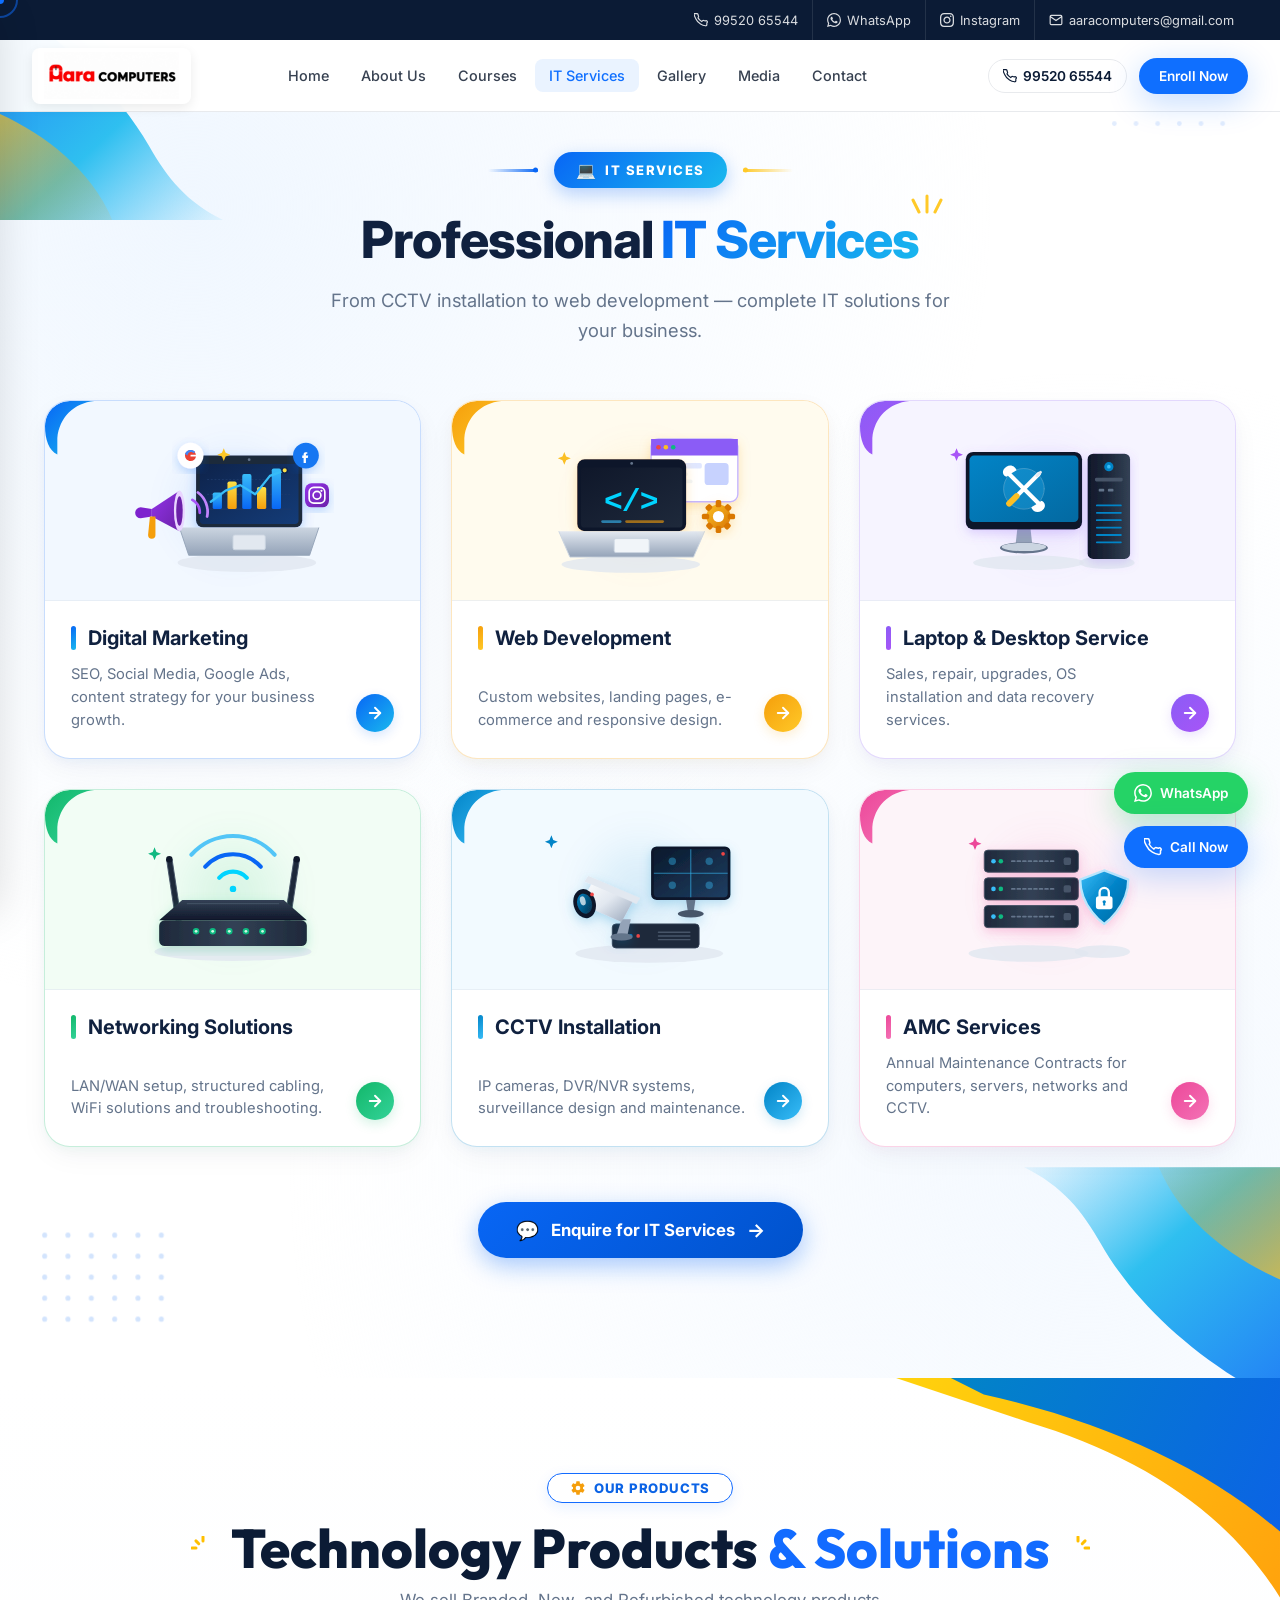
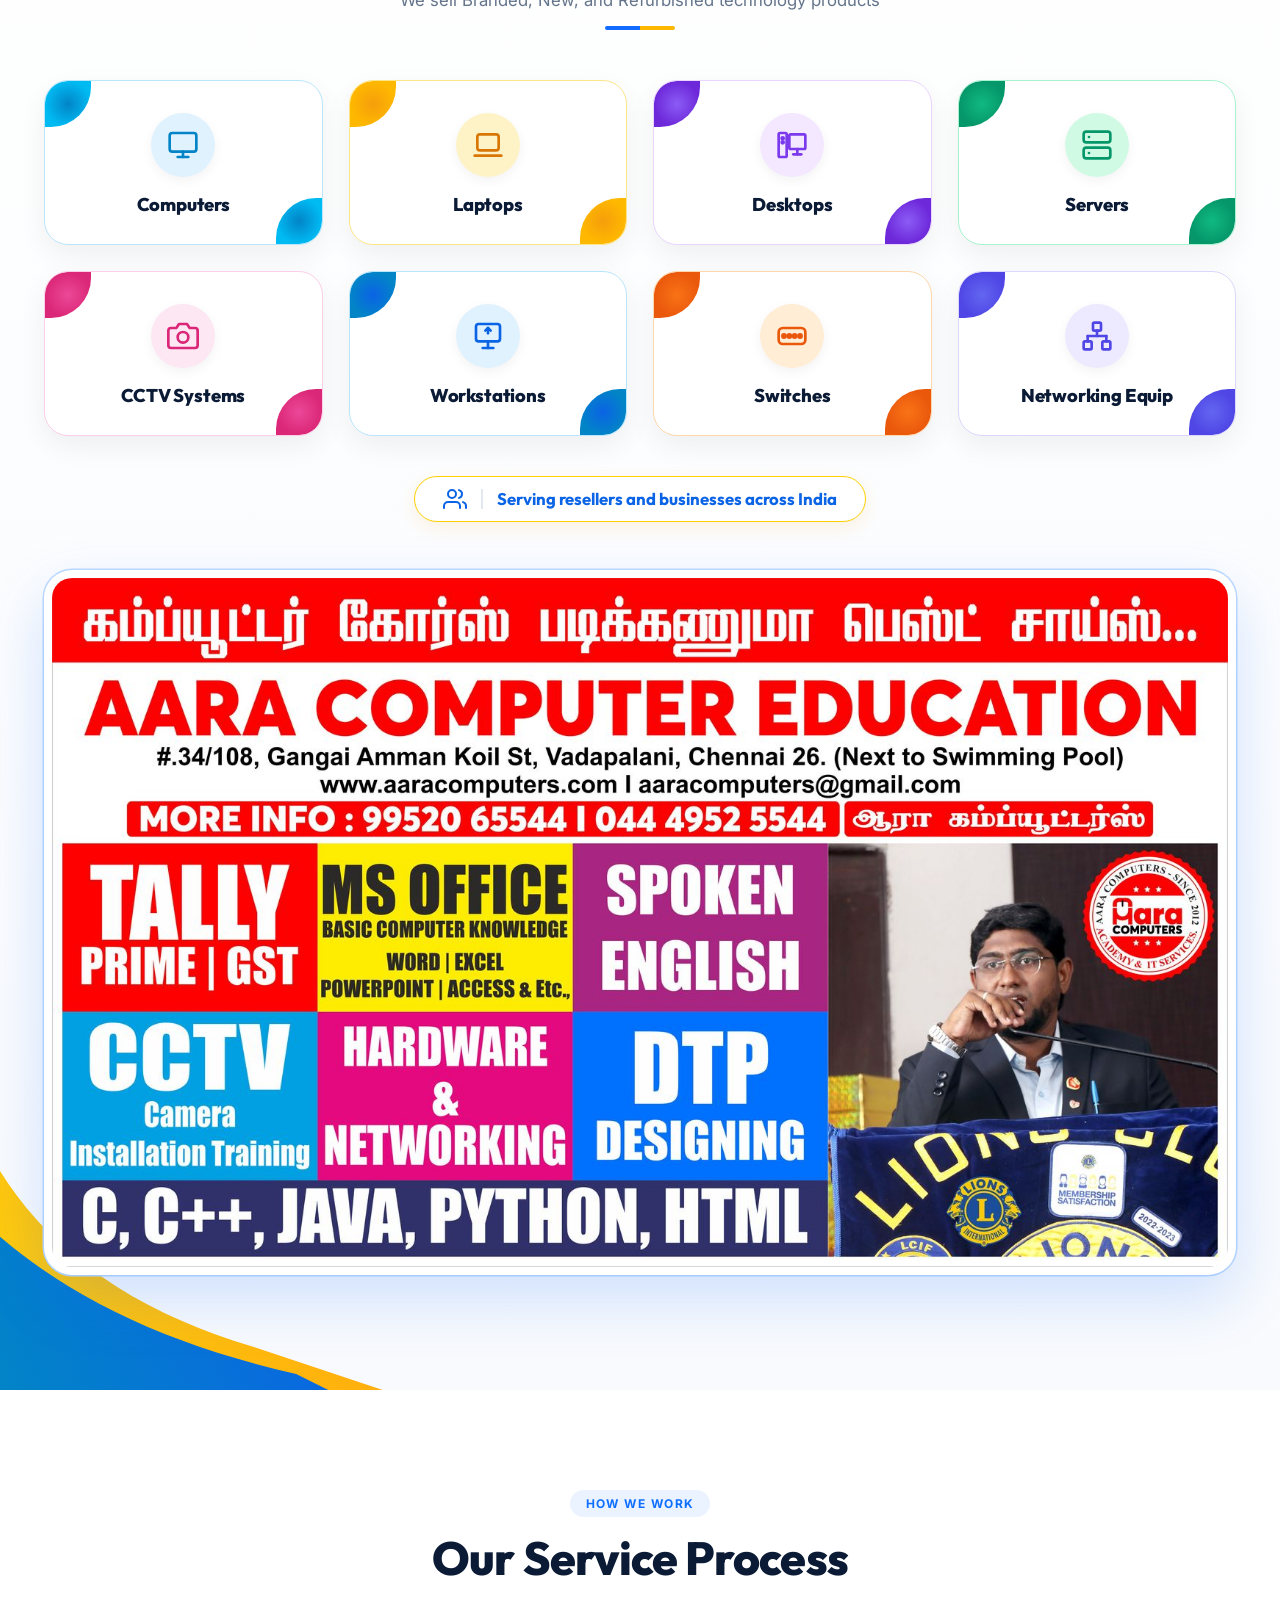
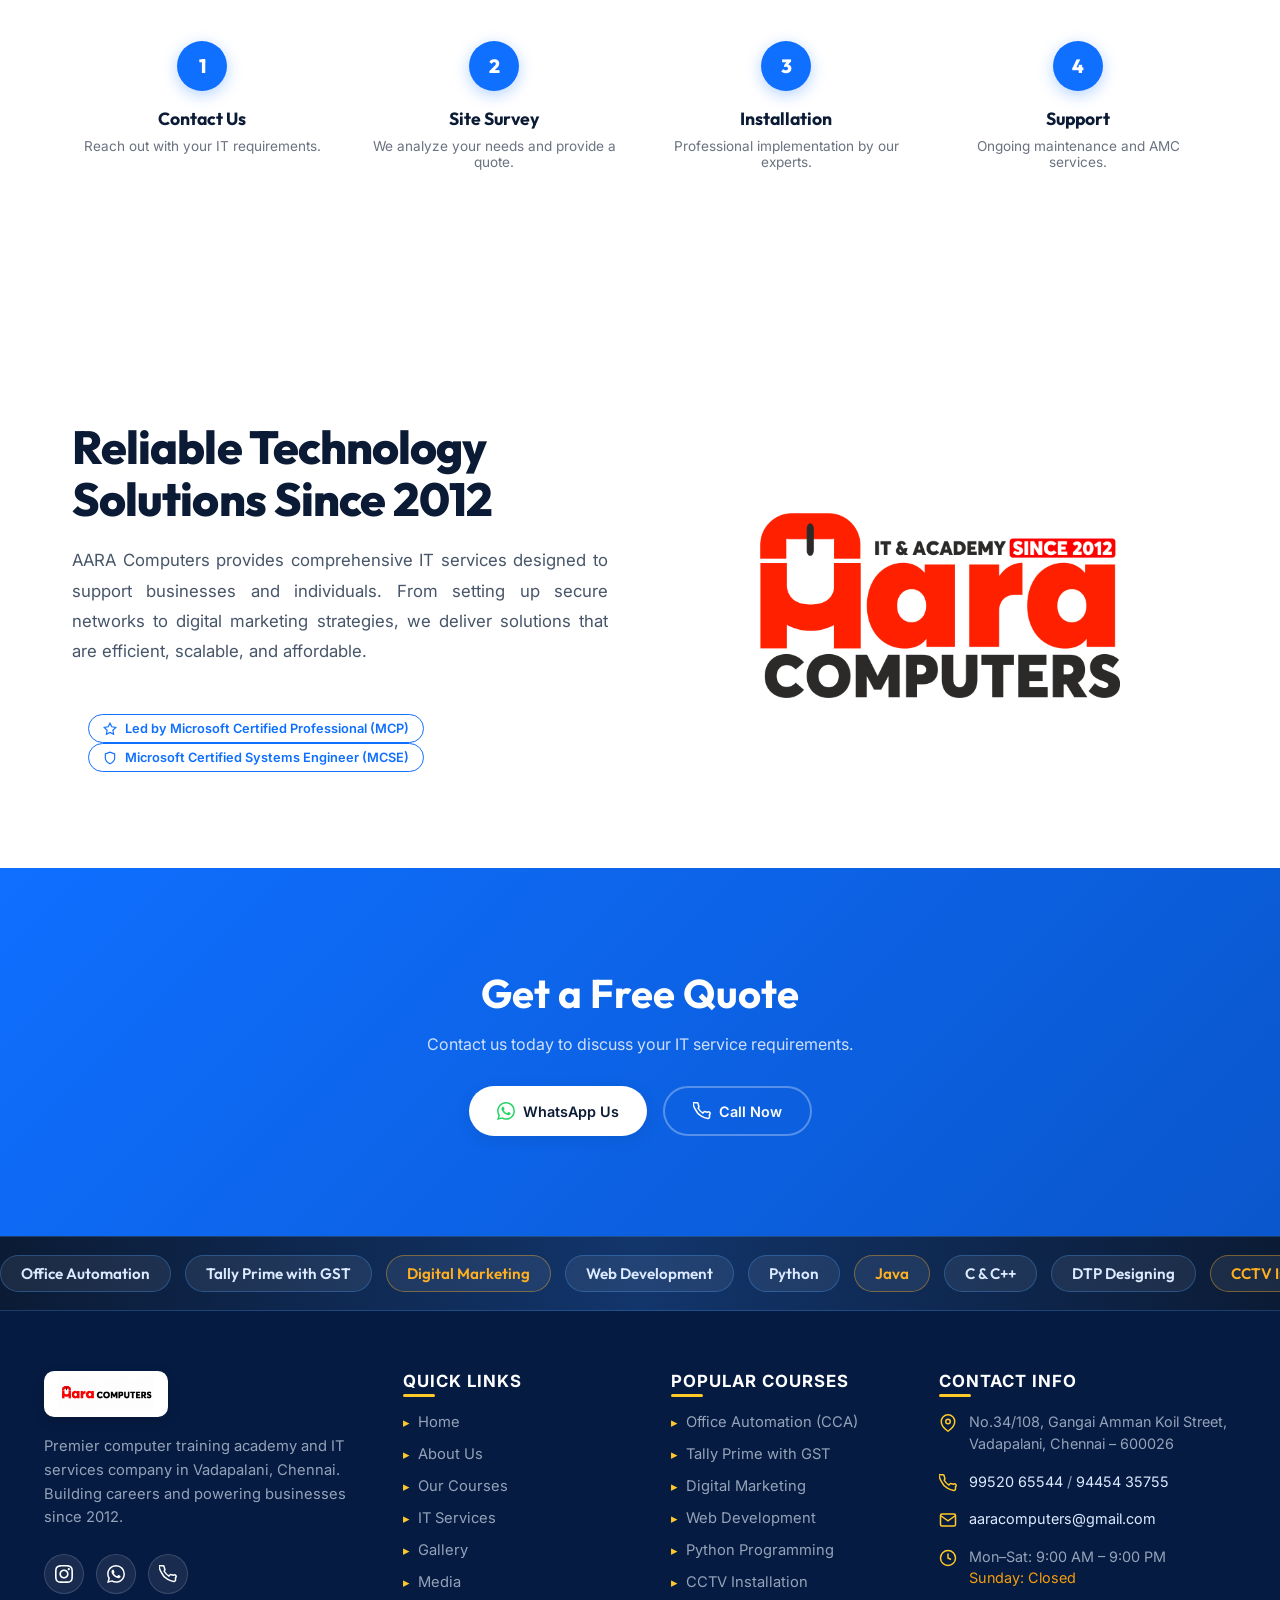
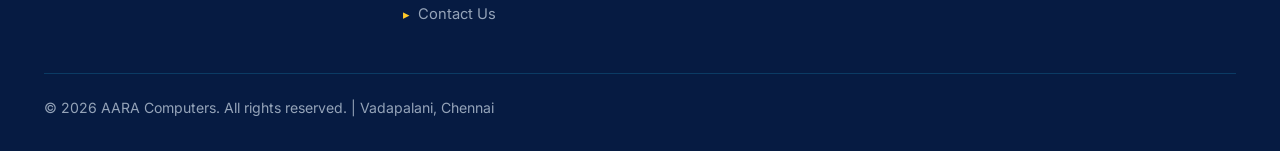
<file: AARA-COMPUTERS-WEBSITE-main/services.html>
<!DOCTYPE html>

<html lang="en">

<head>
    <meta http-equiv="Cache-Control" content="no-cache, no-store, must-revalidate" />
    <meta http-equiv="Pragma" content="no-cache" />
    <meta http-equiv="Expires" content="0" />


  <meta charset="UTF-8" />

  <meta name="viewport" content="width=device-width, initial-scale=1.0" />

  <meta http-equiv="X-UA-Compatible" content="IE=edge" />

  <title>IT Services | AARA Computers – Digital Marketing, Web Development & Networking</title>

  <meta name="description" content="Professional IT Services by AARA Computers: Digital Marketing, Web Development, Networking, CCTV Installation, AMC Services, and IT Solutions for businesses." />

  <meta name="keywords" content="IT services Chennai, digital marketing, web development service, networking solutions, CCTV installation, IT support, computer services" />

  <meta name="author" content="AARA Computers" />

  <meta name="robots" content="index, follow" />

  <link rel="canonical" href="https://aaracomputers.com/services.html" />

  

  <!-- Open Graph Tags -->

  <meta property="og:type" content="website" />

  <meta property="og:title" content="IT Services | AARA Computers" />

  <meta property="og:description" content="Professional IT Services: Digital Marketing, Web Development, Networking, CCTV Installation, and AMC Services." />

  <meta property="og:url" content="https://aaracomputers.com/services.html" />

  <meta property="og:site_name" content="AARA Computers" />

  <meta property="og:image" content="https://aaracomputers.com/assets/images/logo/company-logo.png" />

  

  <!-- Twitter Card Tags -->

  <meta name="twitter:card" content="summary_large_image" />

  <meta name="twitter:title" content="IT Services | AARA Computers" />

  <meta name="twitter:description" content="Professional IT Services: Digital Marketing, Web Development, Networking, CCTV Installation." />

  <meta name="twitter:image" content="https://aaracomputers.com/assets/images/logo/company-logo.png" />

  

  <!-- Favicon and App Icons -->

  <link rel="icon" href="assets/icons/favicon.ico">

  <link rel="apple-touch-icon" href="assets/icons/apple-touch-icon.png">

  <link rel="manifest" href="assets/icons/site.webmanifest">

  <meta name="theme-color" content="#0B1B35">

  

  <link rel="preconnect" href="https://fonts.googleapis.com" />

  <link rel="preconnect" href="https://fonts.gstatic.com" crossorigin />

  <link href="https://fonts.googleapis.com/css2?family=Inter:wght@300;400;500;600;700;800;900&family=Outfit:wght@300;400;500;600;700;800;900&display=swap" rel="stylesheet" />

  <link rel="stylesheet" href="assets/css/styles.css" />
  <link rel="stylesheet" href="assets/css/premium.css" />

  <style>

    /* Page Header */

    .page-header {

      background: linear-gradient(135deg, #0B1B35 0%, #132a50 100%);

      padding: 160px 0 80px;

      text-align: center;

      color: #fff;

    }

    .page-header h1 {

      font-family: 'Outfit', sans-serif;

      font-size: clamp(2.5rem, 5vw, 3.5rem);

      font-weight: 800;

      margin-bottom: 1rem;

    }

    .page-header p {

      font-size: 1.1rem;

      color: rgba(255,255,255,0.7);

    }

    

    /* Services Intro */

    .services-intro { padding: calc(40px + var(--nav-h) + 40px) 0 80px; background: #fff; }

    .services-intro-grid { display: grid; grid-template-columns: 1fr 1fr; gap: 4rem; align-items: center; }

    

    /* Products Section */

    .products-section { padding: 100px 0; background: #EAF3FF; }

    .product-grid { display: grid; grid-template-columns: repeat(4, 1fr); gap: 1rem; margin-top: 2rem; margin-bottom: 3rem; }

    .product-item { background: #fff; padding: 1.5rem; border-radius: 12px; text-align: center; box-shadow: 0 4px 10px rgba(0,0,0,0.05); }

    .product-item svg { width: 32px; height: 32px; color: #0F6FFF; margin-bottom: 0.5rem; }

    .product-item h4 { font-family: 'Outfit', sans-serif; font-size: 0.95rem; color: #0B1B35; }

    

    /* Process Section */

    .process-section { padding: 100px 0; background: #fff; }

    .process-grid { display: grid; grid-template-columns: repeat(4, 1fr); gap: 2rem; position: relative; }

    .process-step { text-align: center; position: relative; z-index: 2; }

    .process-step-num { width: 50px; height: 50px; background: #0F6FFF; color: #fff; border-radius: 50%; display: flex; align-items: center; justify-content: center; font-family: 'Outfit', sans-serif; font-weight: 800; font-size: 1.2rem; margin: 0 auto 1rem; box-shadow: 0 4px 15px rgba(15,111,255,0.3); }

    .process-step h4 { font-family: 'Outfit', sans-serif; font-size: 1.1rem; color: #0B1B35; margin-bottom: 0.5rem; }

    .process-step p { font-size: 0.85rem; color: #6B7280; }

    

    @media (max-width: 768px) {

      .services-intro-grid { grid-template-columns: 1fr; }

      .product-grid { grid-template-columns: repeat(2, 1fr); }

      .process-grid { grid-template-columns: 1fr; gap: 3rem; }

    }

  

/* ══════════════════════════════════════════════════════════════════════════
   PROFESSIONAL IT SERVICES - 3D MODERN WHITE THEME REDESIGN (.its3d-*)
   ══════════════════════════════════════════════════════════════════════════ */
.its3d-section {
  background: #FFFFFF !important;
  position: relative !important;
  padding: calc(40px + var(--nav-h) + 40px) 0 120px !important;
  overflow: hidden !important;
  isolation: isolate !important;
  font-family: inherit !important;
  opacity: 1 !important;
  visibility: visible !important;
}

/* Background Soft Ambient Layers */
.its3d-bg-accent {
  position: absolute;
  inset: 0;
  background: radial-gradient(circle at 15% 15%, #F0F7FF 0%, transparent 50%),
              radial-gradient(circle at 85% 85%, #F4F9FF 0%, transparent 50%),
              radial-gradient(circle at 50% 50%, #FFFFFF 0%, transparent 100%);
  pointer-events: none;
  z-index: 0;
}

/* Background Corner Swooshes & Waves (Reference Image Match) */
.its3d-wave-tl {
  position: absolute;
  top: -20px;
  left: -20px;
  width: 320px;
  height: 240px;
  pointer-events: none;
  z-index: 1;
}

.its3d-wave-br {
  position: absolute;
  bottom: -20px;
  right: -20px;
  width: 340px;
  height: 250px;
  pointer-events: none;
  z-index: 1;
}

/* Dot Patterns */
.its3d-dots-bl {
  position: absolute;
  bottom: 40px;
  left: 40px;
  width: 140px;
  height: 110px;
  pointer-events: none;
  z-index: 1;
  opacity: 0.7;
}

.its3d-dots-tr {
  position: absolute;
  top: 40px;
  right: 40px;
  width: 130px;
  height: 100px;
  pointer-events: none;
  z-index: 1;
  opacity: 0.6;
}

/* Container */
.its3d-container {
  max-width: 1240px;
  margin: 0 auto;
  padding: 0 24px;
  position: relative;
  z-index: 2;
}

/* Header Area */
.its3d-header {
  text-align: center;
  max-width: 820px;
  margin: 0 auto 55px;
  position: relative;
  opacity: 1 !important;
  visibility: visible !important;
}

/* Badge with Flanking Lines */
.its3d-badge-wrapper {
  display: inline-flex;
  align-items: center;
  justify-content: center;
  gap: 16px;
  margin-bottom: 20px;
}

.its3d-badge-line-left {
  width: 50px;
  height: 3px;
  background: linear-gradient(90deg, transparent, #0866F5);
  border-radius: 999px;
  position: relative;
}
.its3d-badge-line-left::after {
  content: '';
  position: absolute;
  right: 0;
  top: 50%;
  transform: translateY(-50%);
  width: 5px;
  height: 5px;
  background: #0866F5;
  border-radius: 50%;
}

.its3d-badge-line-right {
  width: 50px;
  height: 3px;
  background: linear-gradient(90deg, #FFC928, transparent);
  border-radius: 999px;
  position: relative;
}
.its3d-badge-line-right::before {
  content: '';
  position: absolute;
  left: 0;
  top: 50%;
  transform: translateY(-50%);
  width: 5px;
  height: 5px;
  background: #FFC928;
  border-radius: 50%;
}

.its3d-badge {
  display: inline-flex;
  align-items: center;
  gap: 8px;
  background: linear-gradient(135deg, #0866F5 0%, #19B9EE 100%);
  color: #FFFFFF;
  padding: 8px 22px;
  border-radius: 999px;
  font-size: 0.82rem;
  font-weight: 800;
  letter-spacing: 1.5px;
  text-transform: uppercase;
  box-shadow: 0 6px 18px rgba(8, 102, 245, 0.28);
}

.its3d-badge-icon {
  font-size: 1rem;
}

/* Main Heading */
.its3d-title-wrapper {
  position: relative;
  display: inline-block;
  margin: 0;
}

.its3d-title {
  font-size: clamp(2.2rem, 4.2vw, 3.2rem);
  font-weight: 800;
  color: #10213F;
  line-height: 1.22;
  letter-spacing: -0.02em;
  margin: 0;
}

.its3d-title-gradient {
  background: linear-gradient(135deg, #0866F5 0%, #19B9EE 100%);
  -webkit-background-clip: text;
  -webkit-text-fill-color: transparent;
  position: relative;
  display: inline-block;
}

/* Golden Ray / Spark Accents above "IT Services" */
.its3d-sparks {
  position: absolute;
  top: -14px;
  right: -24px;
  width: 32px;
  height: 22px;
  pointer-events: none;
}

.its3d-subtitle {
  font-size: clamp(1rem, 1.8vw, 1.15rem);
  color: #64748B;
  margin: 16px auto 0;
  line-height: 1.6;
  max-width: 660px;
}

/* Grid Layout */
.its3d-grid {
  display: grid;
  grid-template-columns: repeat(3, 1fr);
  gap: 30px;
  margin-top: 50px;
}

/* Service Card Styles */
.its3d-card {
  background: #FFFFFF !important;
  border-radius: 26px;
  position: relative;
  overflow: hidden;
  display: flex;
  flex-direction: column;
  transition: transform 0.35s cubic-bezier(0.16, 1, 0.3, 1), box-shadow 0.35s cubic-bezier(0.16, 1, 0.3, 1), border-color 0.35s ease;
  opacity: 1 !important;
  visibility: visible !important;
  cursor: pointer;
}

/* Card Specific Themes (Border, Corner, Accents, Glows) */
.its3d-card-blue {
  --c-accent: #0866F5;
  --c-accent-grad: linear-gradient(135deg, #0866F5 0%, #19B9EE 100%);
  --c-border: rgba(8, 102, 245, 0.22);
  --c-glow: rgba(8, 102, 245, 0.16);
  --c-stage: rgba(240, 247, 255, 0.85);
  border: 1.5px solid var(--c-border);
  box-shadow: 0 10px 30px -4px rgba(16, 33, 63, 0.06), 0 4px 12px -2px rgba(8, 102, 245, 0.05);
}

.its3d-card-yellow {
  --c-accent: #F59E0B;
  --c-accent-grad: linear-gradient(135deg, #F59E0B 0%, #FFC928 100%);
  --c-border: rgba(245, 158, 11, 0.26);
  --c-glow: rgba(245, 158, 11, 0.18);
  --c-stage: rgba(255, 251, 235, 0.85);
  border: 1.5px solid var(--c-border);
  box-shadow: 0 10px 30px -4px rgba(16, 33, 63, 0.06), 0 4px 12px -2px rgba(245, 158, 11, 0.05);
}

.its3d-card-purple {
  --c-accent: #8B5CF6;
  --c-accent-grad: linear-gradient(135deg, #8B5CF6 0%, #A855F7 100%);
  --c-border: rgba(139, 92, 246, 0.24);
  --c-glow: rgba(139, 92, 246, 0.18);
  --c-stage: rgba(245, 243, 255, 0.85);
  border: 1.5px solid var(--c-border);
  box-shadow: 0 10px 30px -4px rgba(16, 33, 63, 0.06), 0 4px 12px -2px rgba(139, 92, 246, 0.05);
}

.its3d-card-green {
  --c-accent: #12B76A;
  --c-accent-grad: linear-gradient(135deg, #12B76A 0%, #34D399 100%);
  --c-border: rgba(18, 183, 106, 0.24);
  --c-glow: rgba(18, 183, 106, 0.18);
  --c-stage: rgba(240, 253, 244, 0.85);
  border: 1.5px solid var(--c-border);
  box-shadow: 0 10px 30px -4px rgba(16, 33, 63, 0.06), 0 4px 12px -2px rgba(18, 183, 106, 0.05);
}

.its3d-card-cyan {
  --c-accent: #0284C7;
  --c-accent-grad: linear-gradient(135deg, #0284C7 0%, #38BDF8 100%);
  --c-border: rgba(2, 132, 199, 0.24);
  --c-glow: rgba(2, 132, 199, 0.18);
  --c-stage: rgba(240, 249, 255, 0.85);
  border: 1.5px solid var(--c-border);
  box-shadow: 0 10px 30px -4px rgba(16, 33, 63, 0.06), 0 4px 12px -2px rgba(2, 132, 199, 0.05);
}

.its3d-card-pink {
  --c-accent: #EC4899;
  --c-accent-grad: linear-gradient(135deg, #EC4899 0%, #F472B6 100%);
  --c-border: rgba(236, 72, 153, 0.24);
  --c-glow: rgba(236, 72, 153, 0.18);
  --c-stage: rgba(253, 242, 248, 0.85);
  border: 1.5px solid var(--c-border);
  box-shadow: 0 10px 30px -4px rgba(16, 33, 63, 0.06), 0 4px 12px -2px rgba(236, 72, 153, 0.05);
}

/* Card Hover Lift & Glow */
.its3d-card:hover {
  transform: translateY(-8px);
  box-shadow: 0 22px 45px -8px var(--c-glow), 0 10px 24px -4px rgba(16, 33, 63, 0.08);
  border-color: var(--c-accent);
}

/* Top-Left Smooth Curved Corner Accent (Reference Image Match) */
.its3d-corner-accent {
  position: absolute;
  top: 0;
  left: 0;
  width: 74px;
  height: 74px;
  pointer-events: none;
  z-index: 3;
}

/* Card Upper Stage (Illustration Area) */
.its3d-stage {
  height: 200px;
  position: relative;
  display: flex;
  align-items: center;
  justify-content: center;
  padding: 16px 20px 8px;
  background: var(--c-stage);
  border-bottom: 1px solid rgba(226, 232, 240, 0.6);
  overflow: hidden;
}

.its3d-stage-glow {
  position: absolute;
  width: 140px;
  height: 140px;
  border-radius: 50%;
  background: radial-gradient(circle, var(--c-accent) 0%, transparent 70%);
  opacity: 0.15;
  filter: blur(18px);
  pointer-events: none;
}

.its3d-art {
  width: 100%;
  max-width: 240px;
  height: 165px;
  position: relative;
  z-index: 2;
  transition: transform 0.4s cubic-bezier(0.16, 1, 0.3, 1);
}

.its3d-card:hover .its3d-art {
  transform: scale(1.05) translateY(-3px);
}

/* Card Content Area */
.its3d-content {
  padding: 24px 26px 26px;
  display: flex;
  flex-direction: column;
  flex-grow: 1;
}

/* Title Row with Vertical Pill Bar */
.its3d-title-row {
  display: flex;
  align-items: center;
  gap: 12px;
  margin-bottom: 12px;
}

.its3d-bar {
  width: 5px;
  height: 24px;
  border-radius: 999px;
  background: var(--c-accent-grad);
  flex-shrink: 0;
}

.its3d-card-title {
  font-size: 1.25rem;
  font-weight: 700;
  color: #10213F;
  margin: 0;
  line-height: 1.3;
}

/* Card Footer / Desc Row */
.its3d-desc-row {
  display: flex;
  align-items: flex-end;
  justify-content: space-between;
  gap: 16px;
  margin-top: auto;
}

.its3d-card-desc {
  font-size: 0.92rem;
  line-height: 1.55;
  color: #64748B;
  margin: 0;
  flex-grow: 1;
}

/* Circular Arrow Button (Reference Image Match) */
.its3d-arrow-btn {
  width: 38px;
  height: 38px;
  border-radius: 50%;
  background: var(--c-accent-grad);
  display: flex;
  align-items: center;
  justify-content: center;
  color: #FFFFFF;
  flex-shrink: 0;
  box-shadow: 0 4px 12px var(--c-glow);
  transition: transform 0.25s ease, box-shadow 0.25s ease;
  text-decoration: none;
}

.its3d-card:hover .its3d-arrow-btn {
  transform: translateX(3px) scale(1.08);
  box-shadow: 0 6px 16px var(--c-glow);
}

.its3d-arrow-btn svg {
  width: 18px;
  height: 18px;
  stroke: #FFFFFF;
  stroke-width: 2.5;
  fill: none;
}

/* Bottom CTA Button (View All IT Services) */
.its3d-cta-wrap {
  text-align: center;
  margin-top: 55px;
  position: relative;
  z-index: 2;
}

.its3d-cta-btn {
  display: inline-flex;
  align-items: center;
  gap: 12px;
  background: linear-gradient(135deg, #0866F5 0%, #0052CC 100%);
  color: #FFFFFF !important;
  font-size: 1.05rem;
  font-weight: 700;
  padding: 16px 38px;
  border-radius: 999px;
  text-decoration: none;
  box-shadow: 0 8px 24px rgba(8, 102, 245, 0.35);
  transition: all 0.3s cubic-bezier(0.16, 1, 0.3, 1);
}

.its3d-cta-btn:hover {
  transform: translateY(-3px) scale(1.02);
  box-shadow: 0 14px 32px rgba(8, 102, 245, 0.45);
  background: linear-gradient(135deg, #0971FF 0%, #0047B3 100%);
}

.its3d-btn-icon {
  font-size: 1.15rem;
}

.its3d-btn-arrow {
  font-size: 1.2rem;
  transition: transform 0.25s ease;
}

.its3d-cta-btn:hover .its3d-btn-arrow {
  transform: translateX(4px);
}

/* Responsive Media Queries */
@media (max-width: 1024px) {
  .its3d-grid {
    grid-template-columns: repeat(2, 1fr);
    gap: 24px;
  }
}

@media (max-width: 768px) {
  .its3d-section {
    padding: 80px 0 90px !important;
  }
  .its3d-grid {
    grid-template-columns: 1fr;
    gap: 22px;
  }
  .its3d-header {
    margin-bottom: 40px;
  }
  .its3d-wave-tl, .its3d-wave-br {
    width: 200px;
    height: 160px;
  }
  .its3d-dots-bl, .its3d-dots-tr {
    display: none;
  }
}


    /* ==========================================================================
       PREMIUM 3D TECHNOLOGY PRODUCTS & SOLUTIONS (EXACT REFERENCE MATCH)
       ========================================================================== */
    .tp3d-section {
      position: relative;
      background: linear-gradient(180deg, #FFFFFF 0%, #F8FAFD 100%);
      padding: 95px 0 115px;
      overflow: hidden;
      font-family: 'Inter', sans-serif;
    }

    .tp3d-container {
      position: relative;
      z-index: 2;
      max-width: 1240px;
      margin: 0 auto;
      padding: 0 24px;
    }

    /* Decorative Corner Ribbons */
    .corner-ribbon {
      position: absolute;
      pointer-events: none;
      z-index: 1;
    }
    .corner-top-right {
      top: 0;
      right: 0;
      width: clamp(260px, 30vw, 440px);
    }
    .corner-bottom-left {
      bottom: 0;
      left: 0;
      width: clamp(260px, 30vw, 440px);
    }
    .corner-ribbon svg {
      display: block;
      width: 100%;
      height: auto;
    }

    /* Section Header */
    .tp3d-header {
      text-align: center;
      margin-bottom: 50px;
    }
    .tp3d-badge {
      display: inline-flex;
      align-items: center;
      gap: 8px;
      padding: 6px 22px;
      background: #FFFFFF;
      border: 1.5px solid #126BFF;
      box-shadow: 0 4px 14px rgba(18, 107, 255, 0.1);
      border-radius: 999px;
      font-size: 0.82rem;
      font-weight: 800;
      letter-spacing: 0.06em;
      color: #0B63E5;
      text-transform: uppercase;
      margin-bottom: 14px;
    }
    .tp3d-badge-icon {
      color: #F59E0B;
      display: flex;
      align-items: center;
    }
    .tp3d-title-row {
      display: flex;
      align-items: center;
      justify-content: center;
      gap: 16px;
    }
    .tp3d-title {
      font-family: 'Outfit', sans-serif;
      font-size: clamp(2.4rem, 4.5vw, 3.4rem);
      font-weight: 800;
      color: #0B1B35;
      margin: 0;
      line-height: 1.15;
    }
    .tp3d-title-solutions {
      color: #126BFF;
    }
    .tp-spark-left, .tp-spark-right {
      display: inline-flex;
      color: #FFB800;
    }
    .tp3d-subtitle {
      font-family: 'Inter', sans-serif;
      font-size: 1.05rem;
      color: #64748B;
      margin-top: 10px;
      margin-bottom: 16px;
    }
    .tp3d-dual-bar {
      width: 70px;
      height: 4px;
      border-radius: 2px;
      margin: 0 auto;
      display: flex;
      overflow: hidden;
    }
    .tp-bar-blue {
      flex: 1;
      background: #126BFF;
    }
    .tp-bar-yellow {
      flex: 1;
      background: #FFB800;
    }

    /* 8 Raised 3D Product Cards Grid (4 Columns x 2 Rows) */
    .tp3d-grid {
      display: grid;
      grid-template-columns: repeat(4, 1fr);
      gap: 26px;
      margin-top: 36px;
      margin-bottom: 40px;
    }

    .tp3d-card {
      position: relative;
      background: #FFFFFF;
      border-radius: 24px;
      padding: 32px 20px 28px;
      text-align: center;
      box-shadow: 0 10px 28px rgba(0, 0, 0, 0.06);
      transition: transform 0.35s cubic-bezier(0.16, 1, 0.3, 1), box-shadow 0.35s ease;
      display: flex;
      flex-direction: column;
      align-items: center;
      justify-content: center;
      overflow: hidden;
      border: 1.5px solid #F1F5F9;
    }
    .tp3d-card:hover {
      transform: translateY(-8px);
      box-shadow: 0 18px 42px rgba(18, 107, 255, 0.14);
    }

    /* Curved Corner Wedges on Top-Left & Bottom-Right matching reference */
    .tp3d-card::before,
    .tp3d-card::after {
      content: '';
      position: absolute;
      width: 46px;
      height: 46px;
      pointer-events: none;
      transition: transform 0.35s ease, opacity 0.35s ease;
      z-index: 1;
    }
    .tp3d-card:hover::before {
      transform: scale(1.15);
    }
    .tp3d-card:hover::after {
      transform: scale(1.15);
    }

    /* Card Top-Left Wedge: Smooth curved shape matching reference */
    .tp3d-card::before {
      top: 0;
      left: 0;
      border-top-left-radius: 22px;
      border-bottom-right-radius: 40px;
    }
    /* Card Bottom-Right Wedge: Smooth curved shape matching reference */
    .tp3d-card::after {
      bottom: 0;
      right: 0;
      border-bottom-right-radius: 22px;
      border-top-left-radius: 40px;
    }

    /* 1. Computers (Cyan / Blue) */
    .tp3d-c-blue { border-color: #BAE6FD; }
    .tp3d-c-blue::before, .tp3d-c-blue::after { background: radial-gradient(circle, #0284C7 0%, #00BAF2 70%); }
    .tp3d-badge-blue { background: #E0F2FE; color: #0284C7; }

    /* 2. Laptops (Golden Yellow / Amber) */
    .tp3d-c-yellow { border-color: #FDE68A; }
    .tp3d-c-yellow::before, .tp3d-c-yellow::after { background: radial-gradient(circle, #F59E0B 0%, #FFB800 70%); }
    .tp3d-badge-yellow { background: #FEF3C7; color: #D97706; }

    /* 3. Desktops (Royal Purple / Violet) */
    .tp3d-c-purple { border-color: #E9D5FF; }
    .tp3d-c-purple::before, .tp3d-c-purple::after { background: radial-gradient(circle, #8B5CF6 0%, #6D28D9 70%); }
    .tp3d-badge-purple { background: #F3E8FF; color: #7C3AED; }

    /* 4. Servers (Emerald Green) */
    .tp3d-c-green { border-color: #A7F3D0; }
    .tp3d-c-green::before, .tp3d-c-green::after { background: radial-gradient(circle, #10B981 0%, #059669 70%); }
    .tp3d-badge-green { background: #D1FAE5; color: #059669; }

    /* 5. CCTV Systems (Vibrant Pink / Magenta) */
    .tp3d-c-pink { border-color: #FBCFE8; }
    .tp3d-c-pink::before, .tp3d-c-pink::after { background: radial-gradient(circle, #EC4899 0%, #DB2777 70%); }
    .tp3d-badge-pink { background: #FCE7F3; color: #DB2777; }

    /* 6. Workstations (Electric Blue) */
    .tp3d-c-cyan { border-color: #BAE6FD; }
    .tp3d-c-cyan::before, .tp3d-c-cyan::after { background: radial-gradient(circle, #0B63E5 0%, #0284C7 70%); }
    .tp3d-badge-cyan { background: #E0F2FE; color: #0B63E5; }

    /* 7. Switches (Tangerine Orange) */
    .tp3d-c-orange { border-color: #FED7AA; }
    .tp3d-c-orange::before, .tp3d-c-orange::after { background: radial-gradient(circle, #F97316 0%, #EA580C 70%); }
    .tp3d-badge-orange { background: #FFEDD5; color: #EA580C; }

    /* 8. Networking Equip (Deep Violet / Indigo) */
    .tp3d-c-indigo { border-color: #DDD6FE; }
    .tp3d-c-indigo::before, .tp3d-c-indigo::after { background: radial-gradient(circle, #6366F1 0%, #4F46E5 70%); }
    .tp3d-badge-indigo { background: #EDE9FE; color: #4F46E5; }

    /* Circular Icon Badge in Cards */
    .tp3d-icon-circle {
      width: 64px;
      height: 64px;
      border-radius: 50%;
      display: flex;
      align-items: center;
      justify-content: center;
      margin-bottom: 16px;
      position: relative;
      z-index: 2;
      transition: transform 0.3s ease;
      box-shadow: 0 4px 12px rgba(0,0,0,0.05);
    }
    .tp3d-card:hover .tp3d-icon-circle {
      transform: scale(1.1);
    }
    .tp3d-icon-circle svg {
      width: 32px;
      height: 32px;
      display: block;
    }

    .tp3d-card-title {
      font-family: 'Outfit', sans-serif;
      font-size: 1.15rem;
      font-weight: 800;
      color: #0B1B35;
      margin: 0;
      position: relative;
      z-index: 2;
      letter-spacing: -0.01em;
    }

    /* Pill Badge Below the Cards */
    .tp3d-resellers-badge-wrap {
      display: flex;
      justify-content: center;
      margin: 10px auto 48px;
    }
    .tp3d-resellers-badge {
      display: inline-flex;
      align-items: center;
      gap: 14px;
      background: #FFFFFF;
      border: 1.5px solid #FFD000;
      box-shadow: 0 6px 18px rgba(245, 158, 11, 0.12);
      border-radius: 999px;
      padding: 10px 28px;
      transition: transform 0.3s ease, box-shadow 0.3s ease;
    }
    .tp3d-resellers-badge:hover {
      transform: translateY(-2px);
      box-shadow: 0 8px 24px rgba(245, 158, 11, 0.18);
    }
    .tp3d-resellers-icon {
      color: #0B63E5;
      display: flex;
      align-items: center;
    }
    .tp3d-resellers-icon svg {
      width: 24px;
      height: 24px;
    }
    .tp3d-resellers-divider {
      width: 1.5px;
      height: 20px;
      background: #E2E8F0;
    }
    .tp3d-resellers-text {
      font-family: 'Outfit', sans-serif;
      font-size: 1.05rem;
      font-weight: 700;
      color: #0B63E5;
    }

    /* Promotional Poster Frame Below */
    .tp3d-poster-wrap {
      margin-top: 10px;
      border-radius: 28px;
      padding: 8px;
      background: #FFFFFF;
      box-shadow: 0 24px 60px rgba(18, 107, 255, 0.18), 0 0 0 1.5px #BFDBFE;
      overflow: hidden;
      transition: transform 0.4s ease, box-shadow 0.4s ease;
    }
    .tp3d-poster-wrap:hover {
      transform: translateY(-4px);
      box-shadow: 0 30px 72px rgba(18, 107, 255, 0.24), 0 0 0 2px #60A5FA;
    }
    .tp3d-poster-wrap img {
      width: 100%;
      height: auto;
      border-radius: 20px;
      display: block;
      object-fit: cover;
    }

    /* Responsive */
    @media (max-width: 992px) {
      .tp3d-grid {
        grid-template-columns: repeat(2, 1fr);
        gap: 20px;
      }
    }
    @media (max-width: 576px) {
      .tp3d-section {
        padding: 60px 0 80px;
      }
      .tp3d-container {
        padding: 0 16px;
      }
      .tp3d-grid {
        grid-template-columns: repeat(2, 1fr);
        gap: 14px;
      }
      .tp3d-card {
        padding: 24px 12px 20px;
        border-radius: 18px;
      }
      .tp3d-icon-circle {
        width: 52px;
        height: 52px;
        margin-bottom: 12px;
      }
      .tp3d-icon-circle svg {
        width: 26px;
        height: 26px;
      }
      .tp3d-card-title {
        font-size: 0.98rem;
      }
      .tp3d-resellers-badge {
        padding: 8px 18px;
        gap: 10px;
      }
      .tp3d-resellers-text {
        font-size: 0.88rem;
      }
    }

  
    .services-intro-desc {
      font-family: 'Inter', sans-serif;
      color: #475569;
      font-size: 1.05rem;
      line-height: 1.8;
      margin-bottom: 1.8rem;
      max-width: 540px;
      text-align: justify;
      text-justify: inter-word;
      text-align-last: left;
    }

    @media (max-width: 768px) {
      .services-intro-desc {
        text-align: left;
        max-width: 100%;
      }
    }
  </style>

</head>

<body>

  <!-- Cursor -->

  <div id="cursor-dot"></div>

  <div id="cursor-ring"></div>



  <!-- Sticky Top Bar -->

  <div class="sticky-top-bar">

    <a href="tel:+919952065544">

      <svg viewBox="0 0 24 24" fill="none" stroke="currentColor" stroke-width="2"><path d="M22 16.92v3a2 2 0 01-2.18 2 19.79 19.79 0 01-8.63-3.07A19.5 19.5 0 013.07 9.8a19.79 19.79 0 01-3.07-8.63A2 2 0 012 .98h3a2 2 0 012 1.72c.127.96.361 1.903.7 2.81a2 2 0 01-.45 2.11L6.91 8.35a16 16 0 006.29 6.29l1.29-1.29a2 2 0 012.11-.45c.907.339 1.85.573 2.81.7A2 2 0 0122 16.92z"/></svg>

      99520 65544

    </a>

    <a href="https://wa.me/919952065544" target="_blank" rel="noopener noreferrer">

      <svg viewBox="0 0 24 24" fill="currentColor"><path d="M17.472 14.382c-.297-.149-1.758-.867-2.03-.967-.273-.099-.471-.148-.67.15-.197.297-.767.966-.94 1.164-.173.199-.347.223-.644.075-.297-.15-1.255-.463-2.39-1.475-.883-.788-1.48-1.761-1.653-2.059-.173-.297-.018-.458.13-.606.134-.133.298-.347.446-.52.149-.174.198-.298.298-.497.099-.198.05-.371-.025-.52-.075-.149-.669-1.612-.916-2.207-.242-.579-.487-.5-.669-.51-.173-.008-.371-.01-.57-.01-.198 0-.52.074-.792.372-.272.297-1.04 1.016-1.04 2.479 0 1.462 1.065 2.875 1.213 3.074.149.198 2.096 3.2 5.077 4.487.709.306 1.262.489 1.694.625.712.227 1.36.195 1.871.118.571-.085 1.758-.719 2.006-1.413.248-.694.248-1.289.173-1.413-.074-.124-.272-.198-.57-.347m-5.421 7.403h-.004a9.87 9.87 0 01-5.031-1.378l-.361-.214-3.741.982.998-3.648-.235-.374a9.86 9.86 0 01-1.51-5.26c.001-5.45 4.436-9.884 9.888-9.884 2.64 0 5.122 1.03 6.988 2.898a9.825 9.825 0 012.893 6.994c-.003 5.45-4.437 9.884-9.885 9.884m8.413-18.297A11.815 11.815 0 0012.05 0C5.495 0 .16 5.335.157 11.892c0 2.096.547 4.142 1.588 5.945L.057 24l6.305-1.654a11.882 11.882 0 005.683 1.448h.005c6.554 0 11.89-5.335 11.893-11.893a11.821 11.821 0 00-3.48-8.413z"/></svg>

      WhatsApp

    </a>

    <a href="https://www.instagram.com/aaracomputers" target="_blank" rel="noopener noreferrer">

      <svg viewBox="0 0 24 24" fill="currentColor"><path d="M12 2.163c3.204 0 3.584.012 4.85.07 3.252.148 4.771 1.691 4.919 4.919.058 1.265.069 1.645.069 4.849 0 3.205-.012 3.584-.069 4.849-.149 3.225-1.664 4.771-4.919 4.919-1.266.058-1.644.07-4.85.07-3.204 0-3.584-.012-4.849-.07-3.26-.149-4.771-1.699-4.919-4.92-.058-1.265-.07-1.644-.07-4.849 0-3.204.013-3.583.07-4.849.149-3.227 1.664-4.771 4.919-4.919 1.266-.057 1.645-.069 4.849-.069zm0-2.163c-3.259 0-3.667.014-4.947.072-4.358.2-6.78 2.618-6.98 6.98-.059 1.281-.073 1.689-.073 4.948 0 3.259.014 3.668.072 4.948.2 4.358 2.618 6.78 6.98 6.98 1.281.058 1.689.072 4.948.072 3.259 0 3.668-.014 4.948-.072 4.354-.2 6.782-2.618 6.979-6.98.059-1.28.073-1.689.073-4.948 0-3.259-.014-3.667-.072-4.947-.196-4.354-2.617-6.78-6.979-6.98-1.281-.059-1.69-.073-4.949-.073zm0 5.838c-3.403 0-6.162 2.759-6.162 6.162s2.759 6.163 6.162 6.163 6.162-2.759 6.162-6.163c0-3.403-2.759-6.162-6.162-6.162zm0 10.162c-2.209 0-4-1.79-4-4 0-2.209 1.791-4 4-4s4 1.791 4 4c0 2.21-1.791 4-4 4zm6.406-11.845c-.796 0-1.441.645-1.441 1.44s.645 1.44 1.441 1.44c.795 0 1.439-.645 1.439-1.44s-.644-1.44-1.439-1.44z"/></svg>

      Instagram

    </a>

    <a href="mailto:aaracomputers@gmail.com">

      <svg viewBox="0 0 24 24" fill="none" stroke="currentColor" stroke-width="2"><path d="M4 4h16c1.1 0 2 .9 2 2v12c0 1.1-.9 2-2 2H4c-1.1 0-2-.9-2-2V6c0-1.1.9-2 2-2z"/><polyline points="22,6 12,13 2,6"/></svg>

      aaracomputers@gmail.com

    </a>

  </div>



  <!-- Navbar -->

  <nav class="navbar">

    <a href="index.html" class="logo-wrap">

      <img loading="lazy" decoding="async" src="assets/images/logo/company-logo.png" alt="AARA Computers Logo" />

      

    </a>

    <div class="nav-links">

      <a href="index.html">Home</a>

      <a href="about.html">About Us</a>

      <a href="courses.html">Courses</a>

      <a href="services.html" class="active">IT Services</a>

      <a href="gallery.html">Gallery</a>

      <a href="media.html">Media</a>

      <a href="contact.html">Contact</a>

    </div>

    <div class="nav-cta">

      <a href="tel:+919952065544" class="btn-nav-phone">

        <svg width="14" height="14" viewBox="0 0 24 24" fill="none" stroke="currentColor" stroke-width="2"><path d="M22 16.92v3a2 2 0 01-2.18 2 19.79 19.79 0 01-8.63-3.07A19.5 19.5 0 013.07 9.8a19.79 19.79 0 01-3.07-8.63A2 2 0 012 .98h3a2 2 0 012 1.72c.127.96.361 1.903.7 2.81a2 2 0 01-.45 2.11L6.91 8.35a16 16 0 006.29 6.29l1.29-1.29a2 2 0 012.11-.45c.907.339 1.85.573 2.81.7A2 2 0 0122 16.92z"/></svg>

        99520 65544

      </a>

      <a href="contact.html" class="btn btn-primary" style="padding:10px 20px;font-size:0.85rem;">Enroll Now</a>

    </div>

    <div class="hamburger" id="hamburger" aria-label="Open menu">

      <span></span><span></span><span></span>

    </div>

  </nav>



  <!-- Mobile Nav -->

  <div class="mobile-nav-overlay" id="nav-overlay"></div>

  <nav class="mobile-nav" id="mobile-nav">

    <div class="close-btn" id="nav-close">

      <svg width="18" height="18" viewBox="0 0 24 24" fill="none" stroke="currentColor" stroke-width="2"><line x1="18" y1="6" x2="6" y2="18"/><line x1="6" y1="6" x2="18" y2="18"/></svg>

    </div>

    <img loading="lazy" decoding="async" src="assets/images/logo/company-logo.png" alt="AARA Computers" style="height:44px;margin-bottom:1.5rem;" />

    <ul>

      <li><a href="index.html">Home</a></li>

      <li><a href="about.html">About Us</a></li>

      <li><a href="courses.html">Courses</a></li>

      <li><a href="services.html" class="active">IT Services</a></li>

      <li><a href="gallery.html">Gallery</a></li>
<li><a href="media.html">Media</a></li>

      <li><a href="contact.html">Contact</a></li>

    </ul>

    <div style="margin-top:2rem;display:flex;flex-direction:column;gap:10px;">

      <a href="tel:+919952065544" class="btn btn-outline" style="justify-content:center;">📞 Call Now</a>

      <a href="https://wa.me/919952065544" class="btn btn-whatsapp" style="justify-content:center;">💬 WhatsApp</a>

    </div>

  </nav>



  



  <!-- Services Intro -->

  



  <!-- IT Services Grid -->

  <!-- ══════════════════════════════════════════════════════════════════════════
       PROFESSIONAL IT SERVICES - 3D MODERN WHITE THEME SECTION
       ══════════════════════════════════════════════════════════════════════════ -->
  <section class="its3d-section" id="it-services" aria-label="Professional IT Services">
    <!-- Ambient Light Accent -->
    <div class="its3d-bg-accent"></div>

    <!-- Top-Left Flowing Cyan-Blue & Yellow Waves -->
    <svg class="its3d-wave-tl" viewBox="0 0 340 260" fill="none" xmlns="http://www.w3.org/2000/svg">
      <defs>
        <linearGradient id="wave-tl-blue" x1="0" y1="0" x2="1" y2="1">
          <stop offset="0%" stop-color="#0866F5"/>
          <stop offset="60%" stop-color="#19B9EE"/>
          <stop offset="100%" stop-color="#38BDF8" stop-opacity="0.1"/>
        </linearGradient>
        <linearGradient id="wave-tl-yellow" x1="0" y1="0" x2="1" y2="1">
          <stop offset="0%" stop-color="#FFC928"/>
          <stop offset="100%" stop-color="#F59E0B" stop-opacity="0.1"/>
        </linearGradient>
      </defs>
      <path d="M-20,0 C60,40 140,110 180,180 C200,215 220,240 260,260 L-20,260 Z" fill="url(#wave-tl-blue)" opacity="0.9"/>
      <path d="M-20,130 C40,150 110,190 140,260 L-20,260 Z" fill="url(#wave-tl-yellow)" opacity="0.85"/>
    </svg>

    <!-- Bottom-Right Flowing Cyan-Blue & Yellow Waves -->
    <svg class="its3d-wave-br" viewBox="0 0 340 260" fill="none" xmlns="http://www.w3.org/2000/svg">
      <defs>
        <linearGradient id="wave-br-blue" x1="1" y1="1" x2="0" y2="0">
          <stop offset="0%" stop-color="#0866F5"/>
          <stop offset="60%" stop-color="#19B9EE"/>
          <stop offset="100%" stop-color="#38BDF8" stop-opacity="0.1"/>
        </linearGradient>
        <linearGradient id="wave-br-yellow" x1="1" y1="1" x2="0" y2="0">
          <stop offset="0%" stop-color="#FFC928"/>
          <stop offset="100%" stop-color="#F59E0B" stop-opacity="0.1"/>
        </linearGradient>
      </defs>
      <path d="M360,280 C260,240 180,170 140,100 C120,65 100,40 60,20 L360,20 Z" fill="url(#wave-br-blue)" opacity="0.9"/>
      <path d="M360,150 C300,130 230,90 200,20 L360,20 Z" fill="url(#wave-br-yellow)" opacity="0.85"/>
    </svg>

    <!-- Corner Dot Patterns -->
    <svg class="its3d-dots-bl" viewBox="0 0 120 90" fill="none" xmlns="http://www.w3.org/2000/svg">
      <defs>
        <pattern id="its3d-dot-pattern-bl" x="0" y="0" width="20" height="18" patternUnits="userSpaceOnUse">
          <circle cx="4" cy="4" r="2.2" fill="#0866F5" opacity="0.25"/>
        </pattern>
      </defs>
      <rect width="120" height="90" fill="url(#its3d-dot-pattern-bl)"/>
    </svg>

    <svg class="its3d-dots-tr" viewBox="0 0 120 90" fill="none" xmlns="http://www.w3.org/2000/svg">
      <defs>
        <pattern id="its3d-dot-pattern-tr" x="0" y="0" width="20" height="18" patternUnits="userSpaceOnUse">
          <circle cx="4" cy="4" r="2.2" fill="#0866F5" opacity="0.2"/>
        </pattern>
      </defs>
      <rect width="120" height="90" fill="url(#its3d-dot-pattern-tr)"/>
    </svg>

    <div class="its3d-container">
      <!-- Section Header -->
      <div class="its3d-header">
        <div class="its3d-badge-wrapper">
          <div class="its3d-badge-line-left"></div>
          <div class="its3d-badge">
            <span class="its3d-badge-icon">💻</span>
            <span>IT SERVICES</span>
          </div>
          <div class="its3d-badge-line-right"></div>
        </div>

        <div class="its3d-title-wrapper">
          <h2 class="its3d-title">
            Professional <span class="its3d-title-gradient">IT Services
              <!-- 3 Golden Yellow Energy Sparks Above Services -->
              <svg class="its3d-sparks" viewBox="0 0 32 22" fill="none" xmlns="http://www.w3.org/2000/svg">
                <line x1="8" y1="18" x2="2" y2="6" stroke="#FFC928" stroke-width="3" stroke-linecap="round"/>
                <line x1="16" y1="18" x2="16" y2="2" stroke="#FFC928" stroke-width="3" stroke-linecap="round"/>
                <line x1="24" y1="18" x2="30" y2="6" stroke="#FFC928" stroke-width="3" stroke-linecap="round"/>
              </svg>
            </span>
          </h2>
        </div>

        <p class="its3d-subtitle">From CCTV installation to web development — complete IT solutions for your business.</p>
      </div>

      <!-- Service Cards Grid (3 Columns x 2 Rows) -->
      <div class="its3d-grid">

        <!-- Card 1: Digital Marketing -->
        <div class="its3d-card its3d-card-blue" onclick="location.href='services.html#digital-marketing'">
          
    <svg class="its3d-corner-accent" viewBox="0 0 72 72" fill="none" xmlns="http://www.w3.org/2000/svg">
      <defs>
        <linearGradient id="accent-grad-1" x1="0" y1="0" x2="1" y2="1">
          <stop offset="0%" stop-color="#0866F5"/>
          <stop offset="100%" stop-color="#19B9EE"/>
        </linearGradient>
      </defs>
      <path d="M0,24 C0,10.745 10.745,0 24,0 H48 C28,2 14,16 12,36 V52 C4,48 0,38 0,24 Z" fill="url(#accent-grad-1)" />
    </svg>
  
          <div class="its3d-stage">
            <div class="its3d-stage-glow"></div>
            <div class="its3d-art">
<svg viewBox="0 0 260 170" width="100%" height="100%" fill="none" xmlns="http://www.w3.org/2000/svg">
  <defs>
    <linearGradient id="dm-screen-grad" x1="0" y1="0" x2="1" y2="1">
      <stop offset="0%" stop-color="#0E234B"/>
      <stop offset="100%" stop-color="#143C78"/>
    </linearGradient>
    <linearGradient id="dm-base-grad" x1="0" y1="0" x2="0" y2="1">
      <stop offset="0%" stop-color="#CBD5E1"/>
      <stop offset="100%" stop-color="#94A3B8"/>
    </linearGradient>
    <linearGradient id="dm-speaker-grad" x1="0" y1="0" x2="1" y2="1">
      <stop offset="0%" stop-color="#9333EA"/>
      <stop offset="100%" stop-color="#6B21A8"/>
    </linearGradient>
    <linearGradient id="dm-chart-blue" x1="0" y1="1" x2="0" y2="0">
      <stop offset="0%" stop-color="#0866F5"/>
      <stop offset="100%" stop-color="#38BDF8"/>
    </linearGradient>
    <linearGradient id="dm-chart-yellow" x1="0" y1="1" x2="0" y2="0">
      <stop offset="0%" stop-color="#F59E0B"/>
      <stop offset="100%" stop-color="#FDE047"/>
    </linearGradient>
    <filter id="dm-glow" x="-20%" y="-20%" width="140%" height="140%">
      <feDropShadow dx="0" dy="4" stdDeviation="6" flood-color="#0866F5" flood-opacity="0.25"/>
    </filter>
  </defs>
  <ellipse cx="145" cy="148" rx="75" ry="10" fill="#E2E8F0" opacity="0.8"/>
  <rect x="90" y="32" width="115" height="78" rx="8" fill="#1E293B" filter="url(#dm-glow)"/>
  <circle cx="147.5" cy="36.5" r="1.5" fill="#64748B"/>
  <rect x="94" y="41" width="107" height="65" rx="4" fill="url(#dm-screen-grad)"/>
  <line x1="102" y1="58" x2="193" y2="58" stroke="#1E3A6B" stroke-dasharray="2 2" stroke-width="1"/>
  <line x1="102" y1="74" x2="193" y2="74" stroke="#1E3A6B" stroke-dasharray="2 2" stroke-width="1"/>
  <line x1="102" y1="90" x2="193" y2="90" stroke="#1E3A6B" stroke-width="1"/>
  <rect x="108" y="72" width="10" height="18" rx="2" fill="url(#dm-chart-blue)"/>
  <rect x="124" y="60" width="10" height="30" rx="2" fill="url(#dm-chart-yellow)"/>
  <rect x="140" y="52" width="10" height="38" rx="2" fill="url(#dm-chart-blue)"/>
  <rect x="156" y="66" width="10" height="24" rx="2" fill="url(#dm-chart-yellow)"/>
  <rect x="172" y="46" width="10" height="44" rx="2" fill="url(#dm-chart-blue)"/>
  <path d="M106 82 L122 70 L138 64 L154 74 L170 54 L186 48" stroke="#38BDF8" stroke-width="2.5" stroke-linecap="round" stroke-linejoin="round"/>
  <circle cx="186" cy="48" r="3" fill="#FDE047" stroke="#0E234B" stroke-width="1.5"/>
  <path d="M72 110 L223 110 L213 140 L82 140 Z" fill="url(#dm-base-grad)"/>
  <path d="M72 110 L82 140 L213 140 L223 110" stroke="#94A3B8" stroke-width="1"/>
  <rect x="130" y="118" width="35" height="16" rx="2" fill="#E2E8F0" stroke="#CBD5E1" stroke-width="1"/>
  <g transform="translate(18, 52)">
    <path d="M68 28 A16 16 0 0 1 76 42" stroke="#A855F7" stroke-width="3" stroke-linecap="round" fill="none"/>
    <path d="M74 20 A26 26 0 0 1 84 46" stroke="#C084FC" stroke-width="3" stroke-linecap="round" fill="none"/>
    <path d="M24 38 L54 18 L54 62 L24 46 Z" fill="url(#dm-speaker-grad)"/>
    <ellipse cx="54" cy="40" rx="6" ry="22" fill="#E9D5FF"/>
    <ellipse cx="54" cy="40" rx="3.5" ry="16" fill="#6B21A8"/>
    <path d="M12 36 L24 38 L24 46 L12 48 A6 6 0 0 1 12 36 Z" fill="#7E22CE"/>
    <path d="M22 46 L20 66 A4 4 0 0 0 28 66 L28 46 Z" fill="#F59E0B"/>
  </g>
  <g transform="translate(68, 16)">
    <circle cx="16" cy="16" r="14" fill="#FFFFFF" filter="url(#dm-glow)"/>
    <path d="M22 16.5 C22 13 19.5 10 16 10 C12.7 10 10 12.7 10 16 C10 19.3 12.7 22 16 22 C19.2 22 21.6 19.8 21.9 17 L16 17 L16 15 L21.9 15 C22 15.5 22 16 22 16.5 Z" fill="#EA4335"/>
    <path d="M16 12 C17.5 12 18.7 12.5 19.5 13.3 L21 11.8 C19.7 10.6 18 10 16 10 C13.3 10 11.1 11.6 10 14 L12.5 15.9 C13.1 13.6 14.4 12 16 12 Z" fill="#4285F4"/>
  </g>
  <g transform="translate(195, 18)">
    <circle cx="14" cy="14" r="14" fill="#1877F2" filter="url(#dm-glow)"/>
    <path d="M15.5 10.5 H13.5 C12.4 10.5 11.5 11.4 11.5 12.5 V14 H10 V16.5 H11.5 V22 H14 V16.5 H16 L16.5 14 H14 V12.5 C14 12.2 14.2 12 14.5 12 H15.5 V10.5 Z" fill="#FFFFFF"/>
  </g>
  <g transform="translate(208, 62)">
    <rect x="0" y="0" width="26" height="26" rx="7" fill="url(#dm-speaker-grad)" filter="url(#dm-glow)"/>
    <rect x="4.5" y="4.5" width="17" height="17" rx="5" stroke="#FFFFFF" stroke-width="1.8" fill="none"/>
    <circle cx="13" cy="13" r="4.2" stroke="#FFFFFF" stroke-width="1.8" fill="none"/>
    <circle cx="17.8" cy="8.2" r="1.2" fill="#FFFFFF"/>
  </g>
  <polygon points="120,24 122,29 127,31 122,33 120,38 118,33 113,31 118,29" fill="#FFC928"/>
</svg>
</div>
          </div>
          <div class="its3d-content">
            <div class="its3d-title-row">
              <div class="its3d-bar"></div>
              <h3 class="its3d-card-title">Digital Marketing</h3>
            </div>
            <div class="its3d-desc-row">
              <p class="its3d-card-desc">SEO, Social Media, Google Ads, content strategy for your business growth.</p>
              <a href="services.html#digital-marketing" class="its3d-arrow-btn" aria-label="Learn more about Digital Marketing">
<svg viewBox="0 0 24 24" fill="none" stroke="currentColor" stroke-width="2.5" stroke-linecap="round" stroke-linejoin="round">
  <line x1="5" y1="12" x2="19" y2="12"></line>
  <polyline points="12 5 19 12 12 19"></polyline>
</svg>
</a>
            </div>
          </div>
        </div>

        <!-- Card 2: Web Development -->
        <div class="its3d-card its3d-card-yellow" onclick="location.href='services.html#web-development'">
          
    <svg class="its3d-corner-accent" viewBox="0 0 72 72" fill="none" xmlns="http://www.w3.org/2000/svg">
      <defs>
        <linearGradient id="accent-grad-2" x1="0" y1="0" x2="1" y2="1">
          <stop offset="0%" stop-color="#F59E0B"/>
          <stop offset="100%" stop-color="#FFC928"/>
        </linearGradient>
      </defs>
      <path d="M0,24 C0,10.745 10.745,0 24,0 H48 C28,2 14,16 12,36 V52 C4,48 0,38 0,24 Z" fill="url(#accent-grad-2)" />
    </svg>
  
          <div class="its3d-stage">
            <div class="its3d-stage-glow"></div>
            <div class="its3d-art">
<svg viewBox="0 0 260 170" width="100%" height="100%" fill="none" xmlns="http://www.w3.org/2000/svg">
  <defs>
    <linearGradient id="wd-screen-grad" x1="0" y1="0" x2="1" y2="1">
      <stop offset="0%" stop-color="#0F172A"/>
      <stop offset="100%" stop-color="#1E293B"/>
    </linearGradient>
    <linearGradient id="wd-base-grad" x1="0" y1="0" x2="0" y2="1">
      <stop offset="0%" stop-color="#E2E8F0"/>
      <stop offset="100%" stop-color="#94A3B8"/>
    </linearGradient>
    <linearGradient id="wd-gear-grad" x1="0" y1="0" x2="1" y2="1">
      <stop offset="0%" stop-color="#FBBF24"/>
      <stop offset="100%" stop-color="#D97706"/>
    </linearGradient>
    <filter id="wd-glow" x="-20%" y="-20%" width="140%" height="140%">
      <feDropShadow dx="0" dy="4" stdDeviation="6" flood-color="#F59E0B" flood-opacity="0.25"/>
    </filter>
  </defs>
  <ellipse cx="120" cy="150" rx="75" ry="9" fill="#E2E8F0" opacity="0.8"/>
  <g transform="translate(142, 14)" filter="url(#wd-glow)">
    <rect x="0" y="0" width="94" height="68" rx="8" fill="#FFFFFF" stroke="#C4B5FD" stroke-width="1.5"/>
    <path d="M0 0 H94 V18 H0 Z" fill="#8B5CF6"/>
    <circle cx="8" cy="9" r="2.5" fill="#EF4444"/>
    <circle cx="16" cy="9" r="2.5" fill="#FBBF24"/>
    <circle cx="24" cy="9" r="2.5" fill="#10B981"/>
    <rect x="10" y="26" width="45" height="6" rx="2" fill="#E0E7FF"/>
    <rect x="10" y="36" width="30" height="4" rx="2" fill="#F1F5F9"/>
    <rect x="10" y="44" width="35" height="4" rx="2" fill="#F1F5F9"/>
    <rect x="58" y="26" width="26" height="24" rx="4" fill="#C7D2FE"/>
  </g>
  <rect x="62" y="36" width="118" height="78" rx="8" fill="#0F172A" filter="url(#wd-glow)"/>
  <circle cx="121" cy="40.5" r="1.5" fill="#64748B"/>
  <rect x="66" y="45" width="110" height="65" rx="4" fill="url(#wd-screen-grad)"/>
  <g transform="translate(82, 54)">
    <text x="38" y="38" font-family="monospace, Poppins, sans-serif" font-weight="900" font-size="34" fill="#00D4FF" text-anchor="middle" letter-spacing="-1">&lt;/&gt;</text>
    <rect x="6" y="48" width="22" height="3" rx="1.5" fill="#38BDF8" opacity="0.6"/>
    <rect x="32" y="48" width="42" height="3" rx="1.5" fill="#F59E0B" opacity="0.6"/>
  </g>
  <path d="M42 114 L200 114 L188 142 L54 142 Z" fill="url(#wd-base-grad)"/>
  <path d="M42 114 L54 142 L188 142 L200 114" stroke="#CBD5E1" stroke-width="1"/>
  <rect x="102" y="122" width="38" height="15" rx="2" fill="#F1F5F9" stroke="#CBD5E1" stroke-width="1"/>
  <g transform="translate(195, 78)" filter="url(#wd-glow)">
    <circle cx="20" cy="20" r="13" fill="url(#wd-gear-grad)"/>
    <rect x="17" y="2" width="6" height="8" rx="2" fill="#D97706"/>
    <rect x="17" y="30" width="6" height="8" rx="2" fill="#D97706"/>
    <rect x="2" y="17" width="8" height="6" rx="2" fill="#D97706"/>
    <rect x="30" y="17" width="8" height="6" rx="2" fill="#D97706"/>
    <rect x="7" y="7" width="6" height="7" rx="2" transform="rotate(45 10 10)" fill="#D97706"/>
    <rect x="27" y="27" width="6" height="7" rx="2" transform="rotate(45 30 30)" fill="#D97706"/>
    <rect x="27" y="7" width="6" height="7" rx="2" transform="rotate(-45 30 10)" fill="#D97706"/>
    <rect x="7" y="27" width="6" height="7" rx="2" transform="rotate(-45 10 30)" fill="#D97706"/>
    <circle cx="20" cy="20" r="6" fill="#FFFFFF"/>
  </g>
  <polygon points="48,28 50,33 55,35 50,37 48,42 46,37 41,35 46,33" fill="#FBBF24"/>
</svg>
</div>
          </div>
          <div class="its3d-content">
            <div class="its3d-title-row">
              <div class="its3d-bar"></div>
              <h3 class="its3d-card-title">Web Development</h3>
            </div>
            <div class="its3d-desc-row">
              <p class="its3d-card-desc">Custom websites, landing pages, e-commerce and responsive design.</p>
              <a href="services.html#web-development" class="its3d-arrow-btn" aria-label="Learn more about Web Development">
<svg viewBox="0 0 24 24" fill="none" stroke="currentColor" stroke-width="2.5" stroke-linecap="round" stroke-linejoin="round">
  <line x1="5" y1="12" x2="19" y2="12"></line>
  <polyline points="12 5 19 12 12 19"></polyline>
</svg>
</a>
            </div>
          </div>
        </div>

        <!-- Card 3: Laptop & Desktop Service -->
        <div class="its3d-card its3d-card-purple" onclick="location.href='services.html#hardware-service'">
          
    <svg class="its3d-corner-accent" viewBox="0 0 72 72" fill="none" xmlns="http://www.w3.org/2000/svg">
      <defs>
        <linearGradient id="accent-grad-3" x1="0" y1="0" x2="1" y2="1">
          <stop offset="0%" stop-color="#8B5CF6"/>
          <stop offset="100%" stop-color="#A855F7"/>
        </linearGradient>
      </defs>
      <path d="M0,24 C0,10.745 10.745,0 24,0 H48 C28,2 14,16 12,36 V52 C4,48 0,38 0,24 Z" fill="url(#accent-grad-3)" />
    </svg>
  
          <div class="its3d-stage">
            <div class="its3d-stage-glow"></div>
            <div class="its3d-art">
<svg viewBox="0 0 260 170" width="100%" height="100%" fill="none" xmlns="http://www.w3.org/2000/svg">
  <defs>
    <linearGradient id="lds-screen-grad" x1="0" y1="0" x2="1" y2="1">
      <stop offset="0%" stop-color="#0284C7"/>
      <stop offset="100%" stop-color="#0369A1"/>
    </linearGradient>
    <linearGradient id="lds-tower-grad" x1="0" y1="0" x2="1" y2="0">
      <stop offset="0%" stop-color="#0F172A"/>
      <stop offset="50%" stop-color="#1E293B"/>
      <stop offset="100%" stop-color="#334155"/>
    </linearGradient>
    <filter id="lds-glow" x="-20%" y="-20%" width="140%" height="140%">
      <feDropShadow dx="0" dy="4" stdDeviation="6" flood-color="#8B5CF6" flood-opacity="0.25"/>
    </filter>
  </defs>
  <ellipse cx="110" cy="148" rx="60" ry="8" fill="#E2E8F0" opacity="0.8"/>
  <ellipse cx="195" cy="148" rx="30" ry="7" fill="#E2E8F0" opacity="0.8"/>
  <path d="M96 128 L114 128 L112 110 L98 110 Z" fill="#94A3B8"/>
  <ellipse cx="105" cy="132" rx="26" ry="6" fill="#64748B"/>
  <ellipse cx="105" cy="131" rx="24" ry="4.5" fill="#CBD5E1"/>
  <rect x="42" y="28" width="126" height="84" rx="8" fill="#0F172A" filter="url(#lds-glow)"/>
  <rect x="46" y="32" width="118" height="72" rx="5" fill="url(#lds-screen-grad)"/>
  <g transform="translate(105, 68)" stroke="#FFFFFF" stroke-linecap="round" stroke-linejoin="round">
    <circle cx="0" cy="0" r="22" fill="#38BDF8" opacity="0.25"/>
    <line x1="-16" y1="16" x2="16" y2="-16" stroke-width="4.5"/>
    <line x1="-16" y1="16" x2="-8" y2="8" stroke="#FBBF24" stroke-width="6.5"/>
    <line x1="14" y1="-14" x2="18" y2="-18" stroke="#E2E8F0" stroke-width="3"/>
    <line x1="-16" y1="-16" x2="16" y2="16" stroke="#FFFFFF" stroke-width="4.5"/>
    <path d="M-19 -13 C-24 -15 -24 -21 -19 -24 C-14 -27 -9 -24 -8 -20 L-13 -17 Z" fill="#FFFFFF" stroke="none"/>
    <path d="M19 13 C24 15 24 21 19 24 C14 27 9 24 8 20 L13 17 Z" fill="#FFFFFF" stroke="none"/>
  </g>
  <g transform="translate(174, 30)" filter="url(#lds-glow)">
    <rect x="0" y="0" width="46" height="114" rx="6" fill="url(#lds-tower-grad)"/>
    <circle cx="23" cy="14" r="5" fill="#0284C7"/>
    <circle cx="23" cy="14" r="2" fill="#38BDF8"/>
    <rect x="8" y="26" width="30" height="4" rx="1.5" fill="#475569"/>
    <rect x="12" y="38" width="6" height="3" rx="1" fill="#64748B"/>
    <rect x="22" y="38" width="6" height="3" rx="1" fill="#64748B"/>
    <line x1="10" y1="56" x2="36" y2="56" stroke="#0284C7" stroke-width="2" stroke-linecap="round"/>
    <line x1="10" y1="64" x2="36" y2="64" stroke="#0284C7" stroke-width="2" stroke-linecap="round"/>
    <line x1="10" y1="72" x2="36" y2="72" stroke="#0284C7" stroke-width="2" stroke-linecap="round"/>
    <line x1="10" y1="80" x2="36" y2="80" stroke="#0284C7" stroke-width="2" stroke-linecap="round"/>
    <line x1="10" y1="88" x2="36" y2="88" stroke="#0284C7" stroke-width="2" stroke-linecap="round"/>
    <line x1="10" y1="96" x2="36" y2="96" stroke="#0284C7" stroke-width="2" stroke-linecap="round"/>
  </g>
  <polygon points="32,24 34,29 39,31 34,33 32,38 30,33 25,31 30,29" fill="#A855F7"/>
</svg>
</div>
          </div>
          <div class="its3d-content">
            <div class="its3d-title-row">
              <div class="its3d-bar"></div>
              <h3 class="its3d-card-title">Laptop &amp; Desktop Service</h3>
            </div>
            <div class="its3d-desc-row">
              <p class="its3d-card-desc">Sales, repair, upgrades, OS installation and data recovery services.</p>
              <a href="services.html#hardware-service" class="its3d-arrow-btn" aria-label="Learn more about Laptop and Desktop Service">
<svg viewBox="0 0 24 24" fill="none" stroke="currentColor" stroke-width="2.5" stroke-linecap="round" stroke-linejoin="round">
  <line x1="5" y1="12" x2="19" y2="12"></line>
  <polyline points="12 5 19 12 12 19"></polyline>
</svg>
</a>
            </div>
          </div>
        </div>

        <!-- Card 4: Networking Solutions -->
        <div class="its3d-card its3d-card-green" onclick="location.href='services.html#networking'">
          
    <svg class="its3d-corner-accent" viewBox="0 0 72 72" fill="none" xmlns="http://www.w3.org/2000/svg">
      <defs>
        <linearGradient id="accent-grad-4" x1="0" y1="0" x2="1" y2="1">
          <stop offset="0%" stop-color="#12B76A"/>
          <stop offset="100%" stop-color="#34D399"/>
        </linearGradient>
      </defs>
      <path d="M0,24 C0,10.745 10.745,0 24,0 H48 C28,2 14,16 12,36 V52 C4,48 0,38 0,24 Z" fill="url(#accent-grad-4)" />
    </svg>
  
          <div class="its3d-stage">
            <div class="its3d-stage-glow"></div>
            <div class="its3d-art">
<svg viewBox="0 0 260 170" width="100%" height="100%" fill="none" xmlns="http://www.w3.org/2000/svg">
  <defs>
    <linearGradient id="net-body-grad" x1="0" y1="0" x2="0" y2="1">
      <stop offset="0%" stop-color="#334155"/>
      <stop offset="100%" stop-color="#0F172A"/>
    </linearGradient>
    <linearGradient id="net-face-grad" x1="0" y1="0" x2="1" y2="0">
      <stop offset="0%" stop-color="#1E293B"/>
      <stop offset="50%" stop-color="#334155"/>
      <stop offset="100%" stop-color="#1E293B"/>
    </linearGradient>
    <filter id="net-glow" x="-20%" y="-20%" width="140%" height="140%">
      <feDropShadow dx="0" dy="4" stdDeviation="6" flood-color="#12B76A" flood-opacity="0.25"/>
    </filter>
  </defs>
  <ellipse cx="130" cy="148" rx="85" ry="10" fill="#E2E8F0" opacity="0.8"/>
  <g transform="translate(130, 68)" stroke-linecap="round">
    <path d="M-45 -25 A60 60 0 0 1 45 -25" stroke="#38BDF8" stroke-width="4.5" fill="none" opacity="0.85"/>
    <path d="M-30 -12 A40 40 0 0 1 30 -12" stroke="#0866F5" stroke-width="4.5" fill="none"/>
    <path d="M-15 0 A20 20 0 0 1 15 0" stroke="#00D4FF" stroke-width="4.5" fill="none"/>
    <circle cx="0" cy="12" r="3.5" fill="#00D4FF"/>
  </g>
  <path d="M68 114 L58 48 L64 48 L74 114 Z" fill="#1E293B" stroke="#475569" stroke-width="1"/>
  <circle cx="61" cy="48" r="3.5" fill="#0F172A"/>
  <path d="M192 114 L202 48 L196 48 L186 114 Z" fill="#1E293B" stroke="#475569" stroke-width="1"/>
  <circle cx="199" cy="48" r="3.5" fill="#0F172A"/>
  <g filter="url(#net-glow)">
    <path d="M50 114 L75 92 L185 92 L210 114 Z" fill="url(#net-body-grad)"/>
    <line x1="80" y1="96" x2="180" y2="96" stroke="#475569" stroke-width="1"/>
    <rect x="50" y="114" width="160" height="28" rx="6" fill="url(#net-face-grad)"/>
    <g transform="translate(90, 126)">
      <circle cx="0" cy="0" r="3.5" fill="#10B981"/>
      <circle cx="0" cy="0" r="1.5" fill="#D1FAE5"/>
      <circle cx="18" cy="0" r="3.5" fill="#10B981"/>
      <circle cx="18" cy="0" r="1.5" fill="#D1FAE5"/>
      <circle cx="36" cy="0" r="3.5" fill="#10B981"/>
      <circle cx="36" cy="0" r="1.5" fill="#D1FAE5"/>
      <circle cx="54" cy="0" r="3.5" fill="#10B981"/>
      <circle cx="54" cy="0" r="1.5" fill="#D1FAE5"/>
      <circle cx="72" cy="0" r="3.5" fill="#10B981"/>
      <circle cx="72" cy="0" r="1.5" fill="#D1FAE5"/>
    </g>
  </g>
  <polygon points="45,35 47,40 52,42 47,44 45,49 43,44 38,42 43,40" fill="#10B981"/>
</svg>
</div>
          </div>
          <div class="its3d-content">
            <div class="its3d-title-row">
              <div class="its3d-bar"></div>
              <h3 class="its3d-card-title">Networking Solutions</h3>
            </div>
            <div class="its3d-desc-row">
              <p class="its3d-card-desc">LAN/WAN setup, structured cabling, WiFi solutions and troubleshooting.</p>
              <a href="services.html#networking" class="its3d-arrow-btn" aria-label="Learn more about Networking Solutions">
<svg viewBox="0 0 24 24" fill="none" stroke="currentColor" stroke-width="2.5" stroke-linecap="round" stroke-linejoin="round">
  <line x1="5" y1="12" x2="19" y2="12"></line>
  <polyline points="12 5 19 12 12 19"></polyline>
</svg>
</a>
            </div>
          </div>
        </div>

        <!-- Card 5: CCTV Installation -->
        <div class="its3d-card its3d-card-cyan" onclick="location.href='services.html#cctv'">
          
    <svg class="its3d-corner-accent" viewBox="0 0 72 72" fill="none" xmlns="http://www.w3.org/2000/svg">
      <defs>
        <linearGradient id="accent-grad-5" x1="0" y1="0" x2="1" y2="1">
          <stop offset="0%" stop-color="#0284C7"/>
          <stop offset="100%" stop-color="#38BDF8"/>
        </linearGradient>
      </defs>
      <path d="M0,24 C0,10.745 10.745,0 24,0 H48 C28,2 14,16 12,36 V52 C4,48 0,38 0,24 Z" fill="url(#accent-grad-5)" />
    </svg>
  
          <div class="its3d-stage">
            <div class="its3d-stage-glow"></div>
            <div class="its3d-art">
<svg viewBox="0 0 260 170" width="100%" height="100%" fill="none" xmlns="http://www.w3.org/2000/svg">
  <defs>
    <linearGradient id="cctv-cam-grad" x1="0" y1="0" x2="1" y2="1">
      <stop offset="0%" stop-color="#FFFFFF"/>
      <stop offset="50%" stop-color="#E2E8F0"/>
      <stop offset="100%" stop-color="#94A3B8"/>
    </linearGradient>
    <linearGradient id="cctv-lens-grad" x1="0" y1="0" x2="1" y2="1">
      <stop offset="0%" stop-color="#0284C7"/>
      <stop offset="100%" stop-color="#082F49"/>
    </linearGradient>
    <linearGradient id="cctv-screen-grad" x1="0" y1="0" x2="1" y2="1">
      <stop offset="0%" stop-color="#0B192C"/>
      <stop offset="100%" stop-color="#1E3E62"/>
    </linearGradient>
    <filter id="cctv-glow" x="-20%" y="-20%" width="140%" height="140%">
      <feDropShadow dx="0" dy="4" stdDeviation="6" flood-color="#0284C7" flood-opacity="0.25"/>
    </filter>
  </defs>
  <ellipse cx="140" cy="150" rx="80" ry="10" fill="#E2E8F0" opacity="0.8"/>
  <g transform="translate(142, 34)" filter="url(#cctv-glow)">
    <rect x="0" y="0" width="86" height="58" rx="6" fill="#0F172A"/>
    <rect x="3" y="3" width="80" height="52" rx="4" fill="url(#cctv-screen-grad)"/>
    <line x1="43" y1="3" x2="43" y2="55" stroke="#38BDF8" stroke-width="1.2" opacity="0.6"/>
    <line x1="3" y1="29" x2="83" y2="29" stroke="#38BDF8" stroke-width="1.2" opacity="0.6"/>
    <circle cx="23" cy="16" r="4" fill="#38BDF8" opacity="0.4"/>
    <circle cx="63" cy="16" r="4" fill="#38BDF8" opacity="0.4"/>
    <circle cx="23" cy="42" r="4" fill="#38BDF8" opacity="0.4"/>
    <circle cx="63" cy="42" r="4" fill="#38BDF8" opacity="0.4"/>
    <circle cx="78" cy="8" r="2" fill="#EF4444"/>
    <path d="M38 58 L48 58 L46 72 L40 72 Z" fill="#64748B"/>
    <ellipse cx="43" cy="73" rx="14" ry="4" fill="#475569"/>
  </g>
  <g transform="translate(100, 118)">
    <rect x="0" y="0" width="94" height="26" rx="4" fill="#1E293B" stroke="#334155" stroke-width="1"/>
    <circle cx="12" cy="13" r="2" fill="#10B981"/>
    <circle cx="20" cy="13" r="2" fill="#0284C7"/>
    <circle cx="28" cy="13" r="2" fill="#EF4444"/>
    <line x1="50" y1="9" x2="84" y2="9" stroke="#475569" stroke-width="1.5" stroke-linecap="round"/>
    <line x1="50" y1="13" x2="84" y2="13" stroke="#475569" stroke-width="1.5" stroke-linecap="round"/>
    <line x1="50" y1="17" x2="84" y2="17" stroke="#475569" stroke-width="1.5" stroke-linecap="round"/>
  </g>
  <g transform="translate(38, 48)" filter="url(#cctv-glow)">
    <path d="M72 65 L66 84 L78 84 L82 65 Z" fill="#94A3B8"/>
    <ellipse cx="72" cy="84" rx="12" ry="4" fill="#64748B"/>
    <path d="M42 22 L86 42 L72 68 L28 48 Z" fill="url(#cctv-cam-grad)"/>
    <path d="M36 18 L92 42 L88 48 L32 24 Z" fill="#E2E8F0"/>
    <ellipse cx="32" cy="48" rx="12" ry="16" transform="rotate(-15 32 48)" fill="#0F172A"/>
    <ellipse cx="32" cy="48" rx="8" ry="11" transform="rotate(-15 32 48)" fill="url(#cctv-lens-grad)"/>
    <ellipse cx="30" cy="45" rx="3" ry="5" transform="rotate(-15 30 45)" fill="#FFFFFF" opacity="0.7"/>
    <circle cx="40" cy="38" r="2" fill="#EF4444"/>
  </g>
  <polygon points="34,22 36,27 41,29 36,31 34,36 32,31 27,29 32,27" fill="#0284C7"/>
</svg>
</div>
          </div>
          <div class="its3d-content">
            <div class="its3d-title-row">
              <div class="its3d-bar"></div>
              <h3 class="its3d-card-title">CCTV Installation</h3>
            </div>
            <div class="its3d-desc-row">
              <p class="its3d-card-desc">IP cameras, DVR/NVR systems, surveillance design and maintenance.</p>
              <a href="services.html#cctv" class="its3d-arrow-btn" aria-label="Learn more about CCTV Installation">
<svg viewBox="0 0 24 24" fill="none" stroke="currentColor" stroke-width="2.5" stroke-linecap="round" stroke-linejoin="round">
  <line x1="5" y1="12" x2="19" y2="12"></line>
  <polyline points="12 5 19 12 12 19"></polyline>
</svg>
</a>
            </div>
          </div>
        </div>

        <!-- Card 6: AMC Services -->
        <div class="its3d-card its3d-card-pink" onclick="location.href='services.html#amc'">
          
    <svg class="its3d-corner-accent" viewBox="0 0 72 72" fill="none" xmlns="http://www.w3.org/2000/svg">
      <defs>
        <linearGradient id="accent-grad-6" x1="0" y1="0" x2="1" y2="1">
          <stop offset="0%" stop-color="#EC4899"/>
          <stop offset="100%" stop-color="#F472B6"/>
        </linearGradient>
      </defs>
      <path d="M0,24 C0,10.745 10.745,0 24,0 H48 C28,2 14,16 12,36 V52 C4,48 0,38 0,24 Z" fill="url(#accent-grad-6)" />
    </svg>
  
          <div class="its3d-stage">
            <div class="its3d-stage-glow"></div>
            <div class="its3d-art">
<svg viewBox="0 0 260 170" width="100%" height="100%" fill="none" xmlns="http://www.w3.org/2000/svg">
  <defs>
    <linearGradient id="amc-blade-grad" x1="0" y1="0" x2="1" y2="0">
      <stop offset="0%" stop-color="#1E293B"/>
      <stop offset="50%" stop-color="#334155"/>
      <stop offset="100%" stop-color="#1E293B"/>
    </linearGradient>
    <linearGradient id="amc-shield-grad" x1="0" y1="0" x2="1" y2="1">
      <stop offset="0%" stop-color="#38BDF8"/>
      <stop offset="50%" stop-color="#0284C7"/>
      <stop offset="100%" stop-color="#0369A1"/>
    </linearGradient>
    <filter id="amc-glow" x="-20%" y="-20%" width="140%" height="140%">
      <feDropShadow dx="0" dy="4" stdDeviation="6" flood-color="#EC4899" flood-opacity="0.25"/>
    </filter>
  </defs>
  <ellipse cx="110" cy="150" rx="65" ry="9" fill="#E2E8F0" opacity="0.8"/>
  <ellipse cx="190" cy="148" rx="30" ry="7" fill="#E2E8F0" opacity="0.8"/>
  <g transform="translate(62, 38)" filter="url(#amc-glow)">
    <rect x="0" y="0" width="102" height="24" rx="4" fill="url(#amc-blade-grad)" stroke="#475569" stroke-width="1"/>
    <circle cx="10" cy="12" r="2.5" fill="#38BDF8"/>
    <circle cx="18" cy="12" r="2.5" fill="#10B981"/>
    <line x1="30" y1="12" x2="78" y2="12" stroke="#64748B" stroke-width="2" stroke-linecap="round" stroke-dasharray="3 3"/>
    <rect x="86" y="8" width="8" height="8" rx="2" fill="#475569"/>
    <rect x="0" y="30" width="102" height="24" rx="4" fill="url(#amc-blade-grad)" stroke="#475569" stroke-width="1"/>
    <circle cx="10" cy="42" r="2.5" fill="#38BDF8"/>
    <circle cx="18" cy="42" r="2.5" fill="#10B981"/>
    <line x1="30" y1="42" x2="78" y2="42" stroke="#64748B" stroke-width="2" stroke-linecap="round" stroke-dasharray="3 3"/>
    <rect x="86" y="38" width="8" height="8" rx="2" fill="#475569"/>
    <rect x="0" y="60" width="102" height="24" rx="4" fill="url(#amc-blade-grad)" stroke="#475569" stroke-width="1"/>
    <circle cx="10" cy="72" r="2.5" fill="#38BDF8"/>
    <circle cx="18" cy="72" r="2.5" fill="#10B981"/>
    <line x1="30" y1="72" x2="78" y2="72" stroke="#64748B" stroke-width="2" stroke-linecap="round" stroke-dasharray="3 3"/>
    <rect x="86" y="68" width="8" height="8" rx="2" fill="#475569"/>
  </g>
  <g transform="translate(162, 54)" filter="url(#amc-glow)">
    <path d="M30 6 L56 16 C56 46 30 64 30 64 C30 64 4 46 4 16 Z" fill="url(#amc-shield-grad)" stroke="#BAE6FD" stroke-width="2.5"/>
    <g transform="translate(20, 24)">
      <path d="M5 10 V6 A5 5 0 0 1 15 6 V10" stroke="#FFFFFF" stroke-width="2.5" stroke-linecap="round" fill="none"/>
      <rect x="1" y="10" width="18" height="14" rx="3" fill="#FFFFFF"/>
      <circle cx="10" cy="16" r="1.8" fill="#0284C7"/>
      <path d="M9.2 16 L10.8 16 L11.2 20 L8.8 20 Z" fill="#0284C7"/>
    </g>
  </g>
  <polygon points="52,24 54,29 59,31 54,33 52,38 50,33 45,31 50,29" fill="#EC4899"/>
</svg>
</div>
          </div>
          <div class="its3d-content">
            <div class="its3d-title-row">
              <div class="its3d-bar"></div>
              <h3 class="its3d-card-title">AMC Services</h3>
            </div>
            <div class="its3d-desc-row">
              <p class="its3d-card-desc">Annual Maintenance Contracts for computers, servers, networks and CCTV.</p>
              <a href="services.html#amc" class="its3d-arrow-btn" aria-label="Learn more about AMC Services">
<svg viewBox="0 0 24 24" fill="none" stroke="currentColor" stroke-width="2.5" stroke-linecap="round" stroke-linejoin="round">
  <line x1="5" y1="12" x2="19" y2="12"></line>
  <polyline points="12 5 19 12 12 19"></polyline>
</svg>
</a>
            </div>
          </div>
        </div>

      </div>

      <!-- Bottom Centered Action Button -->
      <div class="its3d-cta-wrap">
        <a href="https://wa.me/919952065544" class="its3d-cta-btn">
          <span class="its3d-btn-icon">💬</span>
          <span>Enquire for IT Services</span>
          <span class="its3d-btn-arrow">→</span>
        </a>
      </div>
    </div>
  </section>



  <!-- Redesigned Technology Products & Solutions Section (Reference Match) -->
  <section class="tp3d-section" id="products">
    <!-- Top-Right Ribbon Wave -->
    <div class="corner-ribbon corner-top-right">
      <svg viewBox="0 0 350 200" fill="none" xmlns="http://www.w3.org/2000/svg">
        <path d="M0 0H350V200C300 120 220 70 120 40L0 0Z" fill="url(#tp-ribbon-yellow-tr)" opacity="0.95"/>
        <path d="M50 0H350V140C280 80 190 40 80 15L50 0Z" fill="url(#tp-ribbon-blue-tr)"/>
        <defs>
          <linearGradient id="tp-ribbon-yellow-tr" x1="0" y1="0" x2="350" y2="200" gradientUnits="userSpaceOnUse">
            <stop stop-color="#FFD000"/>
            <stop offset="1" stop-color="#FF9E00"/>
          </linearGradient>
          <linearGradient id="tp-ribbon-blue-tr" x1="50" y1="0" x2="350" y2="140" gradientUnits="userSpaceOnUse">
            <stop stop-color="#0284C7"/>
            <stop offset="1" stop-color="#0B63E5"/>
          </linearGradient>
        </defs>
      </svg>
    </div>

    <!-- Bottom-Left Ribbon Wave -->
    <div class="corner-ribbon corner-bottom-left">
      <svg viewBox="0 0 350 200" fill="none" xmlns="http://www.w3.org/2000/svg">
        <path d="M0 200V0C50 80 130 130 230 160L350 200H0Z" fill="url(#tp-ribbon-yellow-bl)" opacity="0.95"/>
        <path d="M0 200V60C70 120 160 160 270 185L300 200H0Z" fill="url(#tp-ribbon-blue-bl)"/>
        <defs>
          <linearGradient id="tp-ribbon-yellow-bl" x1="0" y1="200" x2="350" y2="0" gradientUnits="userSpaceOnUse">
            <stop stop-color="#FFD000"/>
            <stop offset="1" stop-color="#FF9E00"/>
          </linearGradient>
          <linearGradient id="tp-ribbon-blue-bl" x1="0" y1="200" x2="300" y2="60" gradientUnits="userSpaceOnUse">
            <stop stop-color="#0284C7"/>
            <stop offset="1" stop-color="#0B63E5"/>
          </linearGradient>
        </defs>
      </svg>
    </div>

    <div class="tp3d-container">
      <!-- Section Header -->
      <div class="tp3d-header">
        <div>
          <span class="tp3d-badge">
            <span class="tp3d-badge-icon">
              <svg width="16" height="16" viewBox="0 0 24 24" fill="currentColor">
                <path d="M12 15.5A3.5 3.5 0 0 1 8.5 12 3.5 3.5 0 0 1 12 8.5a3.5 3.5 0 0 1 3.5 3.5 3.5 3.5 0 0 1-3.5 3.5m7.43-2.53c.04-.32.07-.64.07-.97 0-.33-.03-.66-.07-1l2.11-1.63c.19-.15.24-.42.12-.64l-2-3.46c-.12-.22-.39-.31-.61-.22l-2.49 1c-.52-.39-1.06-.73-1.69-.98l-.37-2.65A.506.506 0 0 0 14 2h-4c-.25 0-.46.18-.5.42l-.37 2.65c-.63.25-1.17.59-1.69.98l-2.49-1c-.22-.09-.49 0-.61.22l-2 3.46c-.13.22-.07.49.12.64L4.57 11c-.04.34-.07.67-.07 1 0 .33.03.65.07.97l-2.11 1.66c-.19.15-.25.42-.12.64l2 3.46c.12.22.39.3.61.22l2.49-1.01c.52.4 1.06.74 1.69.99l.37 2.65c.04.24.25.42.5.42h4c.25 0 .46-.18.5-.42l.37-2.65c.63-.26 1.17-.59 1.69-.99l2.49 1.01c.22.08.49 0 .61-.22l2-3.46c.12-.22.07-.49-.12-.64l-2.11-1.66Z"/>
              </svg>
            </span>
            OUR PRODUCTS
          </span>
        </div>

        <div class="tp3d-title-row">
          <span class="tp-spark-left">
            <svg width="24" height="24" viewBox="0 0 24 24" fill="none" stroke="#FFBF00" stroke-width="3" stroke-linecap="round">
              <line x1="5" y1="12" x2="1" y2="12"/>
              <line x1="7.76" y1="7.76" x2="4.93" y2="4.93"/>
              <line x1="12" y1="5" x2="12" y2="1"/>
            </svg>
          </span>
          <h2 class="tp3d-title">Technology Products <span class="tp3d-title-solutions">&amp; Solutions</span></h2>
          <span class="tp-spark-right">
            <svg width="24" height="24" viewBox="0 0 24 24" fill="none" stroke="#FFBF00" stroke-width="3" stroke-linecap="round">
              <line x1="19" y1="12" x2="23" y2="12"/>
              <line x1="16.24" y1="7.76" x2="19.07" y2="4.93"/>
              <line x1="12" y1="5" x2="12" y2="1"/>
            </svg>
          </span>
        </div>

        <p class="tp3d-subtitle">We sell Branded, New, and Refurbished technology products</p>
        <div class="tp3d-dual-bar">
          <span class="tp-bar-blue"></span>
          <span class="tp-bar-yellow"></span>
        </div>
      </div>

      <!-- 8 Raised 3D Product Cards Grid -->
      <div class="tp3d-grid">
        <!-- 1. Computers -->
        <div class="tp3d-card tp3d-c-blue">
          <div class="tp3d-icon-circle tp3d-badge-blue">
            <svg viewBox="0 0 24 24" fill="none" stroke="currentColor" stroke-width="2" stroke-linecap="round" stroke-linejoin="round">
              <rect x="2" y="3" width="20" height="14" rx="2"/>
              <line x1="8" y1="21" x2="16" y2="21"/>
              <line x1="12" y1="17" x2="12" y2="21"/>
            </svg>
          </div>
          <h3 class="tp3d-card-title">Computers</h3>
        </div>

        <!-- 2. Laptops -->
        <div class="tp3d-card tp3d-c-yellow">
          <div class="tp3d-icon-circle tp3d-badge-yellow">
            <svg viewBox="0 0 24 24" fill="none" stroke="currentColor" stroke-width="2" stroke-linecap="round" stroke-linejoin="round">
              <rect x="4" y="4" width="16" height="12" rx="2"/>
              <line x1="2" y1="20" x2="22" y2="20"/>
            </svg>
          </div>
          <h3 class="tp3d-card-title">Laptops</h3>
        </div>

        <!-- 3. Desktops -->
        <div class="tp3d-card tp3d-c-purple">
          <div class="tp3d-icon-circle tp3d-badge-purple">
            <svg viewBox="0 0 24 24" fill="none" stroke="currentColor" stroke-width="2" stroke-linecap="round" stroke-linejoin="round">
              <rect x="2" y="3" width="6" height="18" rx="1"/>
              <rect x="10" y="4" width="12" height="11" rx="1"/>
              <line x1="13" y1="19" x2="19" y2="19"/>
              <line x1="16" y1="15" x2="16" y2="19"/>
              <circle cx="5" cy="7" r="0.8" fill="currentColor"/>
              <circle cx="5" cy="10" r="0.8" fill="currentColor"/>
            </svg>
          </div>
          <h3 class="tp3d-card-title">Desktops</h3>
        </div>

        <!-- 4. Servers -->
        <div class="tp3d-card tp3d-c-green">
          <div class="tp3d-icon-circle tp3d-badge-green">
            <svg viewBox="0 0 24 24" fill="none" stroke="currentColor" stroke-width="2" stroke-linecap="round" stroke-linejoin="round">
              <rect x="2" y="2" width="20" height="8" rx="2"/>
              <rect x="2" y="14" width="20" height="8" rx="2"/>
              <line x1="6" y1="6" x2="6.01" y2="6"/>
              <line x1="6" y1="18" x2="6.01" y2="18"/>
            </svg>
          </div>
          <h3 class="tp3d-card-title">Servers</h3>
        </div>

        <!-- 5. CCTV Systems -->
        <div class="tp3d-card tp3d-c-pink">
          <div class="tp3d-icon-circle tp3d-badge-pink">
            <svg viewBox="0 0 24 24" fill="none" stroke="currentColor" stroke-width="2" stroke-linecap="round" stroke-linejoin="round">
              <path d="M23 19a2 2 0 01-2 2H3a2 2 0 01-2-2V8a2 2 0 012-2h4l2-3h6l2 3h4a2 2 0 012 2z"/>
              <circle cx="12" cy="13" r="4"/>
            </svg>
          </div>
          <h3 class="tp3d-card-title">CCTV Systems</h3>
        </div>

        <!-- 6. Workstations -->
        <div class="tp3d-card tp3d-c-cyan">
          <div class="tp3d-icon-circle tp3d-badge-cyan">
            <svg viewBox="0 0 24 24" fill="none" stroke="currentColor" stroke-width="2" stroke-linecap="round" stroke-linejoin="round">
              <rect x="3" y="3" width="18" height="13" rx="2"/>
              <line x1="8" y1="21" x2="16" y2="21"/>
              <line x1="12" y1="16" x2="12" y2="21"/>
              <line x1="12" y1="6" x2="12" y2="10"/>
              <polyline points="10 8 12 6 14 8"/>
            </svg>
          </div>
          <h3 class="tp3d-card-title">Workstations</h3>
        </div>

        <!-- 7. Switches -->
        <div class="tp3d-card tp3d-c-orange">
          <div class="tp3d-icon-circle tp3d-badge-orange">
            <svg viewBox="0 0 24 24" fill="none" stroke="currentColor" stroke-width="2" stroke-linecap="round" stroke-linejoin="round">
              <rect x="2" y="6" width="20" height="12" rx="3"/>
              <circle cx="6" cy="12" r="1.2" fill="currentColor"/>
              <circle cx="10" cy="12" r="1.2" fill="currentColor"/>
              <circle cx="14" cy="12" r="1.2" fill="currentColor"/>
              <circle cx="18" cy="12" r="1.2" fill="currentColor"/>
            </svg>
          </div>
          <h3 class="tp3d-card-title">Switches</h3>
        </div>

        <!-- 8. Networking Equip -->
        <div class="tp3d-card tp3d-c-indigo">
          <div class="tp3d-icon-circle tp3d-badge-indigo">
            <svg viewBox="0 0 24 24" fill="none" stroke="currentColor" stroke-width="2" stroke-linecap="round" stroke-linejoin="round">
              <rect x="9" y="2" width="6" height="6" rx="1"/>
              <rect x="2" y="16" width="6" height="6" rx="1"/>
              <rect x="16" y="16" width="6" height="6" rx="1"/>
              <line x1="12" y1="8" x2="12" y2="12"/>
              <line x1="5" y1="12" x2="19" y2="12"/>
              <line x1="5" y1="12" x2="5" y2="16"/>
              <line x1="19" y1="12" x2="19" y2="16"/>
            </svg>
          </div>
          <h3 class="tp3d-card-title">Networking Equip</h3>
        </div>
      </div>

      <!-- Resellers Pill Badge -->
      <div class="tp3d-resellers-badge-wrap">
        <div class="tp3d-resellers-badge">
          <span class="tp3d-resellers-icon">
            <svg viewBox="0 0 24 24" fill="none" stroke="currentColor" stroke-width="2" stroke-linecap="round" stroke-linejoin="round">
              <path d="M17 21v-2a4 4 0 0 0-4-4H5a4 4 0 0 0-4 4v2"/>
              <circle cx="9" cy="7" r="4"/>
              <path d="M23 21v-2a4 4 0 0 0-3-3.87"/>
              <path d="M16 3.13a4 4 0 0 1 0 7.75"/>
            </svg>
          </span>
          <span class="tp3d-resellers-divider"></span>
          <span class="tp3d-resellers-text">Serving resellers and businesses across India</span>
        </div>
      </div>

      <!-- Promotional Poster Frame Below -->
      <div class="tp3d-poster-wrap">
        <img loading="lazy" decoding="async" src="assets/images/posters/company-poster.jpg" alt="AARA Computers Technology Products vadapalani poster" />
      </div>

    </div>
  </section>



  <!-- Process Section -->

  <section class="process-section">

    <div class="container">

      <div class="section-header center reveal">

        <span class="section-label">How We Work</span>

        <h2 class="section-title">Our Service Process</h2>

      </div>

      <div class="process-grid reveal">

        <div class="process-step">

          <div class="process-step-num">1</div>

          <h4>Contact Us</h4>

          <p>Reach out with your IT requirements.</p>

        </div>

        <div class="process-step">

          <div class="process-step-num">2</div>

          <h4>Site Survey</h4>

          <p>We analyze your needs and provide a quote.</p>

        </div>

        <div class="process-step">

          <div class="process-step-num">3</div>

          <h4>Installation</h4>

          <p>Professional implementation by our experts.</p>

        </div>

        <div class="process-step">

          <div class="process-step-num">4</div>

          <h4>Support</h4>

          <p>Ongoing maintenance and AMC services.</p>

        </div>

      </div>

    </div>

  </section>

  <section class="services-intro">

    <div class="container">

      <div class="services-intro-grid">

        <div>

          <h2 class="section-title">Reliable Technology Solutions Since 2012</h2>

          <p class="services-intro-desc">AARA Computers provides comprehensive IT services designed to support businesses and individuals. From setting up secure networks to digital marketing strategies, we deliver solutions that are efficient, scalable, and affordable.</p>

          <div class="credential-bar" style="margin-top: 2rem; padding: 1rem; border-radius: 12px;">

             <div class="cred-badges-row">

                 <span class="cert-badge">

                  <svg width="14" height="14" viewBox="0 0 24 24" fill="none" stroke="currentColor" stroke-width="2"><path d="M12 2l3.09 6.26L22 9.27l-5 4.87 1.18 6.88L12 17.77l-6.18 3.25L7 14.14 2 9.27l6.91-1.01L12 2z"/></svg>

                  Led by Microsoft Certified Professional (MCP)

                 </span>

                 <span class="cert-badge">

                  <svg width="14" height="14" viewBox="0 0 24 24" fill="none" stroke="currentColor" stroke-width="2"><path d="M12 22s8-4 8-10V5l-8-3-8 3v7c0 6 8 10 8 10z"/></svg>

                  Microsoft Certified Systems Engineer (MCSE)

                 </span>

             </div>

          </div>

        </div>

        <div style="display: flex; justify-content: center;">

          <img loading="lazy" decoding="async" src="assets/images/logo/company-logo-stacked.png" alt="AARA Computers Logo" style="max-width: 360px; width: 100%; height: auto; object-fit: contain;" />

        </div>

      </div>

    </div>

  </section>



  <!-- CTA -->

  <section class="section section-blue" style="text-align: center; background: linear-gradient(135deg, #0F6FFF 0%, #0a56cc 100%);">

      <div class="container reveal">

          <h2 style="font-family: 'Outfit', sans-serif; font-size: 2.5rem; color: #fff; margin-bottom: 1rem;">Get a Free Quote</h2>

          <p style="color: rgba(255,255,255,0.8); margin-bottom: 2rem;">Contact us today to discuss your IT service requirements.</p>

          <div style="display: flex; justify-content: center; gap: 1rem; flex-wrap: wrap;">

             <a href="https://wa.me/919952065544" class="btn btn-white">

                <svg width="18" height="18" viewBox="0 0 24 24" fill="#25D366"><path d="M17.472 14.382c-.297-.149-1.758-.867-2.03-.967-.273-.099-.471-.148-.67.15-.197.297-.767.966-.94 1.164-.173.199-.347.223-.644.075-.297-.15-1.255-.463-2.39-1.475-.883-.788-1.48-1.761-1.653-2.059-.173-.297-.018-.458.13-.606.134-.133.298-.347.446-.52.149-.174.198-.298.298-.497.099-.198.05-.371-.025-.52-.075-.149-.669-1.612-.916-2.207-.242-.579-.487-.5-.669-.51-.173-.008-.371-.01-.57-.01-.198 0-.52.074-.792.372-.272.297-1.04 1.016-1.04 2.479 0 1.462 1.065 2.875 1.213 3.074.149.198 2.096 3.2 5.077 4.487.709.306 1.262.489 1.694.625.712.227 1.36.195 1.871.118.571-.085 1.758-.719 2.006-1.413.248-.694.248-1.289.173-1.413-.074-.124-.272-.198-.57-.347m-5.421 7.403h-.004a9.87 9.87 0 01-5.031-1.378l-.361-.214-3.741.982.998-3.648-.235-.374a9.86 9.86 0 01-1.51-5.26c.001-5.45 4.436-9.884 9.888-9.884 2.64 0 5.122 1.03 6.988 2.898a9.825 9.825 0 012.893 6.994c-.003 5.45-4.437 9.884-9.885 9.884m8.413-18.297A11.815 11.815 0 0012.05 0C5.495 0 .16 5.335.157 11.892c0 2.096.547 4.142 1.588 5.945L.057 24l6.305-1.654a11.882 11.882 0 005.683 1.448h.005c6.554 0 11.89-5.335 11.893-11.893a11.821 11.821 0 00-3.48-8.413z"/></svg>

                WhatsApp Us

             </a>

             <a href="tel:+919952065544" class="btn btn-outline" style="color: #fff; border-color: rgba(255,255,255,0.3);">

                <svg width="18" height="18" viewBox="0 0 24 24" fill="none" stroke="currentColor" stroke-width="2"><path d="M22 16.92v3a2 2 0 01-2.18 2 19.79 19.79 0 01-8.63-3.07A19.5 19.5 0 013.07 9.8a19.79 19.79 0 01-3.07-8.63A2 2 0 012 .98h3a2 2 0 012 1.72c.127.96.361 1.903.7 2.81a2 2 0 01-.45 2.11L6.91 8.35a16 16 0 006.29 6.29l1.29-1.29a2 2 0 012.11-.45c.907.339 1.85.573 2.81.7A2 2 0 0122 16.92z"/></svg>

                Call Now

             </a>

          </div>

      </div>

  </section>



  <!-- ══════════════════════════════════════

       FOOTER

  ══════════════════════════════════════ -->

  <footer class="ftr3d-footer" role="contentinfo">
    <div class="ftr3d-container">
      <div class="ftr3d-grid">

        <!-- COLUMN 1: Company Info -->
        <div class="ftr3d-col ftr3d-col-brand">
          <a href="index.html" class="ftr3d-logo-link" aria-label="AARA Computers Home">
            <img loading="lazy" decoding="async" src="assets/images/logo/company-logo.png" alt="AARA Computers Logo" class="ftr3d-logo"/>
          </a>
          <p class="ftr3d-brand-desc">
            Premier computer training academy and IT services company in Vadapalani, Chennai. Building careers and powering businesses since 2012.
          </p>
          <div class="ftr3d-social-row">
            <a href="https://www.instagram.com/aaracomputers" target="_blank" rel="noopener noreferrer" class="ftr3d-social-btn" title="Follow us on Instagram" aria-label="Instagram">
              <svg viewBox="0 0 24 24" fill="currentColor">
                <path d="M12 2.163c3.204 0 3.584.012 4.85.07 3.252.148 4.771 1.691 4.919 4.919.058 1.265.069 1.645.069 4.849 0 3.205-.012 3.584-.069 4.849-.149 3.225-1.664 4.771-4.919 4.919-1.266.058-1.644.07-4.85.07-3.204 0-3.584-.012-4.849-.07-3.26-.149-4.771-1.699-4.919-4.92-.058-1.265-.07-1.644-.07-4.849 0-3.204.013-3.583.07-4.849.149-3.227 1.664-4.771 4.919-4.919 1.266-.057 1.645-.069 4.849-.069zm0-2.163c-3.259 0-3.667.014-4.947.072-4.358.2-6.78 2.618-6.98 6.98-.059 1.281-.073 1.689-.073 4.948 0 3.259.014 3.668.072 4.948.2 4.358 2.618 6.78 6.98 6.98 1.281.058 1.689.072 4.948.072 3.259 0 3.668-.014 4.948-.072 4.354-.2 6.782-2.618 6.979-6.98.059-1.28.073-1.689.073-4.948 0-3.259-.014-3.667-.072-4.947-.196-4.354-2.617-6.78-6.979-6.98-1.281-.059-1.69-.073-4.949-.073zm0 5.838c-3.403 0-6.162 2.759-6.162 6.162s2.759 6.163 6.162 6.163 6.162-2.759 6.162-6.163c0-3.403-2.759-6.162-6.162-6.162zm0 10.162c-2.209 0-4-1.79-4-4 0-2.209 1.791-4 4-4s4 1.791 4 4c0 2.21-1.791 4-4 4zm6.406-11.845c-.796 0-1.441.645-1.441 1.44s.645 1.44 1.441 1.44c.795 0 1.439-.645 1.439-1.44s-.644-1.44-1.439-1.44z"/>
              </svg>
            </a>
            <a href="https://wa.me/919952065544" target="_blank" rel="noopener noreferrer" class="ftr3d-social-btn" title="Chat on WhatsApp" aria-label="WhatsApp">
              <svg viewBox="0 0 24 24" fill="currentColor">
                <path d="M17.472 14.382c-.297-.149-1.758-.867-2.03-.967-.273-.099-.471-.148-.67.15-.197.297-.767.966-.94 1.164-.173.199-.347.223-.644.075-.297-.15-1.255-.463-2.39-1.475-.883-.788-1.48-1.761-1.653-2.059-.173-.297-.018-.458.13-.606.134-.133.298-.347.446-.52.149-.174.198-.298.298-.497.099-.198.05-.371-.025-.52-.075-.149-.669-1.612-.916-2.207-.242-.579-.487-.5-.669-.51-.173-.008-.371-.01-.57-.01-.198 0-.52.074-.792.372-.272.297-1.04 1.016-1.04 2.479 0 1.462 1.065 2.875 1.213 3.074.149.198 2.096 3.2 5.077 4.487.709.306 1.262.489 1.694.625.712.227 1.36.195 1.871.118.571-.085 1.758-.719 2.006-1.413.248-.694.248-1.289.173-1.413-.074-.124-.272-.198-.57-.347m-5.421 7.403h-.004a9.87 9.87 0 01-5.031-1.378l-.361-.214-3.741.982.998-3.648-.235-.374a9.86 9.86 0 01-1.51-5.26c.001-5.45 4.436-9.884 9.888-9.884 2.64 0 5.122 1.03 6.988 2.898a9.825 9.825 0 012.893 6.994c-.003 5.45-4.437 9.884-9.885 9.884m8.413-18.297A11.815 11.815 0 0012.05 0C5.495 0 .16 5.335.157 11.892c0 2.096.547 4.142 1.588 5.945L.057 24l6.305-1.654a11.882 11.882 0 005.683 1.448h.005c6.554 0 11.89-5.335 11.893-11.893a11.821 11.821 0 00-3.48-8.413z"/>
              </svg>
            </a>
            <a href="tel:+919952065544" class="ftr3d-social-btn" title="Call Us" aria-label="Call">
              <svg viewBox="0 0 24 24" fill="none" stroke="currentColor" stroke-width="2">
                <path d="M22 16.92v3a2 2 0 01-2.18 2 19.79 19.79 0 01-8.63-3.07A19.5 19.5 0 013.07 9.8a19.79 19.79 0 01-3.07-8.63A2 2 0 012 .98h3a2 2 0 012 1.72c.127.96.361 1.903.7 2.81a2 2 0 01-.45 2.11L6.91 8.35a16 16 0 006.29 6.29l1.29-1.29a2 2 0 012.11-.45c.907.339 1.85.573 2.81.7A2 2 0 0122 16.92z"/>
              </svg>
            </a>
          </div>
        </div>

        <!-- COLUMN 2: Quick Links -->
        <div class="ftr3d-col">
          <h4 class="ftr3d-col-title">QUICK LINKS</h4>
          <ul class="ftr3d-link-list">
            <li><a href="index.html"><span class="ftr3d-arrow">▸</span> Home</a></li>
            <li><a href="about.html"><span class="ftr3d-arrow">▸</span> About Us</a></li>
            <li><a href="courses.html?v=3"><span class="ftr3d-arrow">▸</span> Our Courses</a></li>
            <li><a href="services.html?v=2"><span class="ftr3d-arrow">▸</span> IT Services</a></li>
            <li><a href="gallery.html"><span class="ftr3d-arrow">▸</span> Gallery</a></li>
            <li><a href="media.html"><span class="ftr3d-arrow">▸</span> Media</a></li>
            <li><a href="contact.html"><span class="ftr3d-arrow">▸</span> Contact Us</a></li>
          </ul>
        </div>

        <!-- COLUMN 3: Popular Courses -->
        <div class="ftr3d-col">
          <h4 class="ftr3d-col-title">POPULAR COURSES</h4>
          <ul class="ftr3d-link-list">
            <li><a href="courses.html?v=3"><span class="ftr3d-arrow">▸</span> Office Automation (CCA)</a></li>
            <li><a href="courses.html?v=3"><span class="ftr3d-arrow">▸</span> Tally Prime with GST</a></li>
            <li><a href="courses.html?v=3"><span class="ftr3d-arrow">▸</span> Digital Marketing</a></li>
            <li><a href="courses.html?v=3"><span class="ftr3d-arrow">▸</span> Web Development</a></li>
            <li><a href="courses.html?v=3"><span class="ftr3d-arrow">▸</span> Python Programming</a></li>
            <li><a href="courses.html?v=3"><span class="ftr3d-arrow">▸</span> CCTV Installation</a></li>
          </ul>
        </div>

        <!-- COLUMN 4: Contact Info -->
        <div class="ftr3d-col">
          <h4 class="ftr3d-col-title">CONTACT INFO</h4>
          <div class="ftr3d-contact-list">
            <div class="ftr3d-contact-item">
              <svg class="ftr3d-c-icon" viewBox="0 0 24 24" fill="none" stroke="#FFC928" stroke-width="2">
                <path d="M21 10c0 7-9 13-9 13s-9-6-9-13a9 9 0 0118 0z"/>
                <circle cx="12" cy="10" r="3"/>
              </svg>
              <span>No.34/108, Gangai Amman Koil Street, Vadapalani, Chennai – 600026</span>
            </div>

            <div class="ftr3d-contact-item">
              <svg class="ftr3d-c-icon" viewBox="0 0 24 24" fill="none" stroke="#FFC928" stroke-width="2">
                <path d="M22 16.92v3a2 2 0 01-2.18 2 19.79 19.79 0 01-8.63-3.07A19.5 19.5 0 013.07 9.8a19.79 19.79 0 01-3.07-8.63A2 2 0 012 .98h3a2 2 0 012 1.72c.127.96.361 1.903.7 2.81a2 2 0 01-.45 2.11L6.91 8.35a16 16 0 006.29 6.29l1.29-1.29a2 2 0 012.11-.45c.907.339 1.85.573 2.81.7A2 2 0 0122 16.92z"/>
              </svg>
              <span>
                <a href="tel:+919952065544">99520 65544</a> / <a href="tel:+919445435755">94454 35755</a>
              </span>
            </div>

            <div class="ftr3d-contact-item">
              <svg class="ftr3d-c-icon" viewBox="0 0 24 24" fill="none" stroke="#FFC928" stroke-width="2">
                <path d="M4 4h16c1.1 0 2 .9 2 2v12c0 1.1-.9 2-2 2H4c-1.1 0-2-.9-2-2V6c0-1.1.9-2 2-2z"/>
                <polyline points="22,6 12,13 2,6"/>
              </svg>
              <a href="mailto:aaracomputers@gmail.com">aaracomputers@gmail.com</a>
            </div>

            <div class="ftr3d-contact-item">
              <svg class="ftr3d-c-icon" viewBox="0 0 24 24" fill="none" stroke="#FFC928" stroke-width="2">
                <circle cx="12" cy="12" r="10"/>
                <polyline points="12 6 12 12 16 14"/>
              </svg>
              <span>Mon–Sat: 9:00 AM – 9:00 PM<br><span style="color:#F59E0B;">Sunday: Closed</span></span>
            </div>
          </div>
        </div>

      </div>

      <div class="ftr3d-bottom">
        <span class="ftr3d-copy">© 2026 AARA Computers. All rights reserved. | Vadapalani, Chennai</span>
      </div>
    </div>
  </footer>



  <!-- Floating FAB -->

  <div class="fab-container">

    <a href="https://wa.me/919952065544" class="fab-btn whatsapp" target="_blank" rel="noopener noreferrer">

      <svg viewBox="0 0 24 24" fill="currentColor"><path d="M17.472 14.382c-.297-.149-1.758-.867-2.03-.967-.273-.099-.471-.148-.67.15-.197.297-.767.966-.94 1.164-.173.199-.347.223-.644.075-.297-.15-1.255-.463-2.39-1.475-.883-.788-1.48-1.761-1.653-2.059-.173-.297-.018-.458.13-.606.134-.133.298-.347.446-.52.149-.174.198-.298.298-.497.099-.198.05-.371-.025-.52-.075-.149-.669-1.612-.916-2.207-.242-.579-.487-.5-.669-.51-.173-.008-.371-.01-.57-.01-.198 0-.52.074-.792.372-.272.297-1.04 1.016-1.04 2.479 0 1.462 1.065 2.875 1.213 3.074.149.198 2.096 3.2 5.077 4.487.709.306 1.262.489 1.694.625.712.227 1.36.195 1.871.118.571-.085 1.758-.719 2.006-1.413.248-.694.248-1.289.173-1.413-.074-.124-.272-.198-.57-.347m-5.421 7.403h-.004a9.87 9.87 0 01-5.031-1.378l-.361-.214-3.741.982.998-3.648-.235-.374a9.86 9.86 0 01-1.51-5.26c.001-5.45 4.436-9.884 9.888-9.884 2.64 0 5.122 1.03 6.988 2.898a9.825 9.825 0 012.893 6.994c-.003 5.45-4.437 9.884-9.885 9.884m8.413-18.297A11.815 11.815 0 0012.05 0C5.495 0 .16 5.335.157 11.892c0 2.096.547 4.142 1.588 5.945L.057 24l6.305-1.654a11.882 11.882 0 005.683 1.448h.005c6.554 0 11.89-5.335 11.893-11.893a11.821 11.821 0 00-3.48-8.413z"/></svg>

      WhatsApp

    </a>

    <a href="tel:+919952065544" class="fab-btn call">

      <svg viewBox="0 0 24 24" fill="none" stroke="currentColor" stroke-width="2"><path d="M22 16.92v3a2 2 0 01-2.18 2 19.79 19.79 0 01-8.63-3.07A19.5 19.5 0 013.07 9.8a19.79 19.79 0 01-3.07-8.63A2 2 0 012 .98h3a2 2 0 012 1.72c.127.96.361 1.903.7 2.81a2 2 0 01-.45 2.11L6.91 8.35a16 16 0 006.29 6.29l1.29-1.29a2 2 0 012.11-.45c.907.339 1.85.573 2.81.7A2 2 0 0122 16.92z"/></svg>

      Call Now

    </a>

  </div>



  <script src="assets/js/main.js" defer></script>
  <script src="assets/js/premium.js" defer></script>

</body>

</html>
</file>
<file: AARA-COMPUTERS-WEBSITE-main/assets/css/styles.css>
/* ============================================================
   AARA COMPUTERS – Global Design System
   Premium Blue + White Theme | Trust-First Design
   ============================================================ */

@import url('https://fonts.googleapis.com/css2?family=Inter:wght@300;400;500;600;700;800;900&family=Outfit:wght@300;400;500;600;700;800;900&display=swap');

/* ── Design Tokens ── */
:root {
  --white:       #FFFFFF;
  --blue:        #0F6FFF;
  --blue-dark:   #0A56CC;
  --blue-light:  #EAF3FF;
  --navy:        #0B1B35;
  --gray:        #F7F8FA;
  --gray-mid:    #E8EAED;
  --gray-text:   #6B7280;
  --text-dark:   #111827;
  --text-mid:    #374151;

  --font-head: 'Outfit', sans-serif;
  --font-body: 'Inter', sans-serif;

  --radius-sm:   8px;
  --radius-md:   16px;
  --radius-lg:   24px;
  --radius-xl:   32px;
  --radius-full: 9999px;

  --shadow-sm:   0 1px 3px rgba(0,0,0,.06), 0 1px 2px rgba(0,0,0,.04);
  --shadow-md:   0 4px 16px rgba(0,0,0,.08);
  --shadow-lg:   0 12px 40px rgba(0,0,0,.12);
  --shadow-blue: 0 8px 32px rgba(15,111,255,.25);
  --shadow-blue-lg: 0 16px 60px rgba(15,111,255,.35);

  --nav-h: 72px;
  --transition: all 0.3s cubic-bezier(0.4, 0, 0.2, 1);
  --transition-fast: all 0.15s ease;
}

/* ── Reset ── */
*, *::before, *::after { box-sizing: border-box; margin: 0; padding: 0; }
html, body {
  overflow-x: hidden;
  width: 100%;
  max-width: 100%;
}
html { scroll-behavior: smooth; font-size: 16px; }
body {
  font-family: var(--font-body);
  color: var(--text-dark);
  background: var(--white);
  cursor: none;
}
img { max-width: 100%; height: auto; display: block; }
.card, .course-card, .service-card, .stat-item, .gallery-item {
  width: 100%; max-width: 100%; box-sizing: border-box;
}
a { text-decoration: none; color: inherit; }
ul { list-style: none; }
button { cursor: none; border: none; background: none; font-family: inherit; }

/* ── Custom Cursor ── */
#cursor-dot {
  position: fixed;
  top: 0; left: 0;
  width: 8px; height: 8px;
  background: var(--blue);
  border-radius: 50%;
  pointer-events: none;
  z-index: 99999;
  transition: transform 0.1s ease, background 0.2s ease;
  transform: translate(-50%, -50%);
}
#cursor-ring {
  position: fixed;
  top: 0; left: 0;
  width: 36px; height: 36px;
  border: 2px solid rgba(15,111,255,0.5);
  border-radius: 50%;
  pointer-events: none;
  z-index: 99998;
  transition: width 0.3s ease, height 0.3s ease, border-color 0.3s ease, background 0.3s ease;
  transform: translate(-50%, -50%);
}
#cursor-ring.expanded {
  width: 56px; height: 56px;
  border-color: var(--blue);
  background: rgba(15,111,255,0.06);
}
#cursor-ring.on-dark {
  border-color: rgba(255,255,255,0.6);
}

/* ── Sticky Top Bar ── */
.sticky-top-bar {
  position: absolute;
  top: 0; left: 0; right: 0;
  z-index: 1000;
  background: var(--navy);
  height: 40px;
  display: flex;
  align-items: center;
  justify-content: flex-end;
  gap: 0;
  padding: 0 2rem;
}
.sticky-top-bar a {
  display: flex;
  align-items: center;
  gap: 6px;
  color: rgba(255,255,255,0.85);
  font-size: 0.8rem;
  font-family: var(--font-body);
  padding: 0 14px;
  height: 100%;
  transition: var(--transition-fast);
  border-left: 1px solid rgba(255,255,255,0.1);
}
.sticky-top-bar a:first-child { border-left: none; }
.sticky-top-bar a:hover { color: var(--white); background: rgba(255,255,255,0.08); }
.sticky-top-bar a svg { width: 14px; height: 14px; flex-shrink: 0; }

/* ── Navbar ── */
.navbar {
  position: absolute;
  top: 40px; left: 0; right: 0;
  z-index: 999;
  height: var(--nav-h);
  background: rgba(255,255,255,0.96);
  backdrop-filter: blur(20px);
  -webkit-backdrop-filter: blur(20px);
  border-bottom: 1px solid var(--gray-mid);
  display: flex;
  align-items: center;
  padding: 0 2rem;
  gap: 2rem;
  transition: var(--transition);
}
.navbar.scrolled {
  /* Disabled sticky behavior */
}
.navbar {
  justify-content: space-between;
}
.navbar .logo-wrap {
  display: flex;
  align-items: center;
  justify-content: center;
  text-decoration: none;
  flex-shrink: 0;
  background-color: #ffffff;
  border-radius: 8px;
  padding: 4px 12px;
  box-shadow: 0 4px 12px rgba(0, 0, 0, 0.08);
  height: 56px;
  margin: 0;
}
.navbar .logo-wrap img {
  height: 100%;
  width: auto;
  max-width: 220px;
  object-fit: contain;
  display: block;
  margin: 0;
  padding: 0;
  border-radius: 0;
}
.navbar .logo-text {
  display: flex;
  flex-direction: column;
  line-height: 1.1;
}
.navbar .logo-name {
  font-family: var(--font-head);
  font-weight: 800;
  font-size: 1.1rem;
  color: var(--navy);
  letter-spacing: -0.02em;
}
.navbar .logo-tag {
  font-size: 0.65rem;
  font-weight: 500;
  color: var(--blue);
  letter-spacing: 0.05em;
  text-transform: uppercase;
}
.nav-links {
  display: flex;
  align-items: center;
  gap: 0.25rem;
  margin: 0 auto;
}
@media (min-width: 992px) {
  .nav-links {
    margin: 0 auto;
    position: static;
    transform: none;
  }
}
.nav-links a {
  font-size: 0.9rem;
  font-weight: 500;
  color: var(--text-mid);
  padding: 8px 14px;
  border-radius: var(--radius-sm);
  transition: var(--transition-fast);
  position: relative;
}
.nav-links a:hover, .nav-links a.active {
  color: var(--blue);
  background: var(--blue-light);
}
.nav-cta {
  display: flex;
  align-items: center;
  gap: 0.75rem;
  margin-left: 1.5rem;
  flex-shrink: 0;
}
.btn-nav-phone {
  display: flex;
  align-items: center;
  gap: 6px;
  font-size: 0.85rem;
  font-weight: 600;
  color: var(--navy);
  padding: 8px 14px;
  border: 1.5px solid var(--gray-mid);
  border-radius: var(--radius-full);
  transition: var(--transition-fast);
}
.btn-nav-phone:hover {
  border-color: var(--blue);
  color: var(--blue);
  background: var(--blue-light);
}
.hamburger {
  display: none;
  flex-direction: column;
  gap: 5px;
  cursor: pointer;
  padding: 8px;
  margin-left: auto;
}
.hamburger span {
  width: 24px;
  height: 2px;
  background: var(--navy);
  border-radius: 2px;
  transition: var(--transition);
}

/* ── Buttons ── */
.btn {
  display: inline-flex;
  align-items: center;
  gap: 8px;
  padding: 14px 28px;
  border-radius: var(--radius-full);
  font-family: var(--font-body);
  font-weight: 600;
  font-size: 0.9rem;
  transition: var(--transition);
  position: relative;
  overflow: hidden;
  cursor: none;
}
.btn::after {
  content: '';
  position: absolute;
  inset: 0;
  background: rgba(255,255,255,0.15);
  opacity: 0;
  transition: opacity 0.2s;
  border-radius: inherit;
}
.btn:hover::after { opacity: 1; }
.btn-primary {
  background: var(--blue);
  color: var(--white);
  box-shadow: var(--shadow-blue);
}
.btn-primary:hover {
  background: var(--blue-dark);
  box-shadow: var(--shadow-blue-lg);
  transform: translateY(-2px);
}
.btn-outline {
  background: transparent;
  color: var(--blue);
  border: 2px solid var(--blue);
}
.btn-outline:hover {
  background: var(--blue);
  color: var(--white);
  box-shadow: var(--shadow-blue);
  transform: translateY(-2px);
}
.btn-white {
  background: var(--white);
  color: var(--navy);
  box-shadow: var(--shadow-md);
}
.btn-white:hover {
  transform: translateY(-2px);
  box-shadow: var(--shadow-lg);
}
.btn-whatsapp {
  background: #25D366;
  color: var(--white);
  box-shadow: 0 8px 24px rgba(37,211,102,.3);
}
.btn-whatsapp:hover {
  background: #1da851;
  transform: translateY(-2px);
  box-shadow: 0 12px 32px rgba(37,211,102,.4);
}

/* Ripple */
.btn .ripple {
  position: absolute;
  border-radius: 50%;
  background: rgba(255,255,255,0.35);
  transform: scale(0);
  animation: ripple-anim 0.6s linear;
  pointer-events: none;
}
@keyframes ripple-anim {
  to { transform: scale(4); opacity: 0; }
}

/* ── Section Layout ── */
.section {
  padding: 100px 0;
}
.section-gray { background: var(--gray); }
.section-blue { background: var(--blue-light); }
.section-navy { background: var(--navy); }
.container {
  width: 100%;
  max-width: 1200px;
  margin: 0 auto;
  padding: 0 2rem;
}
.section-label {
  display: inline-flex;
  align-items: center;
  gap: 8px;
  font-size: 0.75rem;
  font-weight: 700;
  letter-spacing: 0.12em;
  text-transform: uppercase;
  color: var(--blue);
  background: var(--blue-light);
  padding: 6px 16px;
  border-radius: var(--radius-full);
  margin-bottom: 1rem;
}
.section-title {
  font-family: var(--font-head);
  font-weight: 800;
  font-size: clamp(2rem, 4vw, 3rem);
  color: var(--navy);
  line-height: 1.15;
  letter-spacing: -0.02em;
  margin-bottom: 1.2rem;
}
.section-subtitle {
  font-size: 1.05rem;
  color: var(--gray-text);
  line-height: 1.7;
  max-width: 600px;
}
.section-header { margin-bottom: 3.5rem; }
.section-header.center { text-align: center; }
.section-header.center .section-subtitle { margin: 0 auto; }

/* ── Cards ── */
.card {
  background: var(--white);
  border-radius: var(--radius-lg);
  border: 1px solid var(--gray-mid);
  overflow: hidden;
  transition: var(--transition);
  position: relative;
}
.card:hover {
  border-color: var(--blue);
  box-shadow: var(--shadow-blue);
  transform: translateY(-4px);
}
.card::before {
  content: '';
  position: absolute;
  inset: 0;
  border-radius: inherit;
  background: linear-gradient(135deg, rgba(15,111,255,0.04), transparent);
  opacity: 0;
  transition: opacity 0.3s;
}
.card:hover::before { opacity: 1; }

/* ── Grid Layouts ── */
.grid-2 { display: grid; grid-template-columns: repeat(2, 1fr); gap: 2rem; }
.grid-3 { display: grid; grid-template-columns: repeat(3, 1fr); gap: 2rem; }
    .grid-4 { display: grid; grid-template-columns: repeat(4, 1fr); gap: 1.5rem; }
.feature-grid { display: grid; grid-template-columns: repeat(5, 1fr); gap: 1.25rem; }

/* ── Floating WhatsApp / Call CTA ── */
.fab-container {
  position: fixed;
  bottom: 2rem;
  right: 2rem;
  z-index: 9000;
  display: flex;
  flex-direction: column;
  gap: 12px;
  align-items: flex-end;
}
.fab-btn {
  display: flex;
  align-items: center;
  gap: 8px;
  padding: 12px 20px;
  border-radius: var(--radius-full);
  font-weight: 600;
  font-size: 0.85rem;
  color: var(--white);
  box-shadow: var(--shadow-lg);
  transition: var(--transition);
  cursor: pointer;
  text-decoration: none;
  font-family: var(--font-body);
}
.fab-btn:hover { transform: translateY(-3px) scale(1.04); }
.fab-btn.whatsapp {
  background: #25D366;
  box-shadow: 0 8px 30px rgba(37,211,102,.35);
}
.fab-btn.call {
  background: var(--blue);
  box-shadow: var(--shadow-blue);
}
.fab-btn svg { width: 18px; height: 18px; flex-shrink: 0; }

/* ── Back To Top ── */
.back-to-top {
  position: fixed;
  bottom: 8rem;
  right: 2rem;
  z-index: 9000;
  width: 48px;
  height: 48px;
  background: var(--blue);
  color: var(--white);
  border-radius: 50%;
  display: flex;
  align-items: center;
  justify-content: center;
  box-shadow: 0 4px 15px rgba(15, 111, 255, 0.4);
  opacity: 0;
  pointer-events: none;
  transform: translateY(20px);
  transition: all 0.4s cubic-bezier(0.4, 0, 0.2, 1);
  cursor: pointer;
}
.back-to-top.visible {
  opacity: 1;
  pointer-events: auto;
  transform: translateY(0);
}
.back-to-top:hover {
  transform: translateY(-4px);
  box-shadow: 0 8px 25px rgba(15, 111, 255, 0.6);
  background: var(--blue-dark);
}
.back-to-top svg { width: 24px; height: 24px; }

/* ── Footer ── */
footer {
  background: var(--navy);
  color: rgba(255,255,255,0.75);
  padding: 60px 0 0;
}
.footer-grid {
  display: grid;
  grid-template-columns: 1.4fr 1fr 1fr 1fr;
  gap: 3rem;
  padding-bottom: 3rem;
  border-bottom: 1px solid rgba(255,255,255,0.1);
}
.footer-brand img { height: 52px; margin-bottom: 1rem; border-radius: 50%; }

/* ── Global Premium UI Improvements ── */
/* Consistent smooth transitions and hover lifts */
.btn, .glass-card, .course-card, .award-card, .mission-vision-card, .gp-item {
  transition: all 0.3s cubic-bezier(0.4, 0, 0.2, 1);
}
.hover-lift:hover {
  transform: translateY(-5px);
  box-shadow: 0 15px 30px rgba(15, 111, 255, 0.15);
}
/* Glassmorphism utility */
.glass-panel {
  background: rgba(255, 255, 255, 0.7);
  backdrop-filter: blur(16px);
  -webkit-backdrop-filter: blur(16px);
  border: 1px solid rgba(255, 255, 255, 0.5);
  box-shadow: 0 8px 32px rgba(15, 111, 255, 0.1);
  border-radius: 20px;
}
/* Glowing blue hover */
.glow-on-hover:hover {
  box-shadow: 0 0 20px rgba(15, 111, 255, 0.4);
}
/* Premium Typography */
.premium-typography p {
  line-height: 1.8;
  font-weight: 500;
  text-align: left;
  margin-bottom: 1.5rem;
  color: #4B5563;
  letter-spacing: 0.2px;
}
/* Premium Background Effects */
.premium-bg-effects {
  position: relative;
  background: linear-gradient(135deg, #f8fafc 0%, #eff6ff 100%);
  overflow: hidden;
}
.premium-bg-effects::before, .premium-bg-effects::after {
  content: '';
  position: absolute;
  border-radius: 50%;
  filter: blur(80px);
  z-index: 0;
  opacity: 0.5;
  animation: bgPulse 8s ease-in-out infinite alternate;
}
.premium-bg-effects::before {
  top: -10%; left: -10%;
  width: 500px; height: 500px;
  background: rgba(15, 111, 255, 0.15);
}
.premium-bg-effects::after {
  bottom: -10%; right: -10%;
  width: 400px; height: 400px;
  background: rgba(6, 182, 212, 0.15);
  animation-delay: -4s;
}
@keyframes bgPulse {
  0% { transform: scale(0.8) translate(0, 0); }
  100% { transform: scale(1.2) translate(20px, 20px); }
}
/* Tech Decorations for Poster Area */
.tech-decor {
  position: absolute;
  opacity: 0.15;
  z-index: 0;
  pointer-events: none;
}
.tech-decor-1 { top: 5%; left: 5%; animation: float1 6s infinite; }
.tech-decor-2 { bottom: 10%; right: 5%; animation: float2 5s infinite; }
/* Mission Vision Cards Equal Height & Glass */
.mission-vision-wrapper {
  display: grid;
  grid-template-columns: 1fr 1fr;
  gap: 2.5rem;
  margin-top: 3rem;
  align-items: stretch;
}
.mission-vision-card {
  height: 100%;
  background: rgba(255, 255, 255, 0.7);
  backdrop-filter: blur(20px);
  border: 1px solid rgba(255, 255, 255, 0.6);
  border-top: 2px solid rgba(15, 111, 255, 0.5);
  box-shadow: 0 10px 30px rgba(15, 111, 255, 0.1);
  padding: 2.5rem;
  border-radius: 24px;
  position: relative;
  overflow: hidden;
}
.mission-vision-card::after {
  content: '';
  position: absolute;
  top: 0; left: -100%;
  width: 50%; height: 100%;
  background: linear-gradient(to right, transparent, rgba(255,255,255,0.4), transparent);
  transform: skewX(-20deg);
  animation: shine 4s infinite;
}
@keyframes shine {
  0% { left: -100%; }
  20% { left: 200%; }
  100% { left: 200%; }
}
.footer-brand p { font-size: 0.9rem; line-height: 1.7; margin-bottom: 1.5rem; }
.footer-social {
  display: flex;
  gap: 10px;
}
.footer-social a {
  width: 38px; height: 38px;
  background: rgba(255,255,255,0.08);
  border: 1px solid rgba(255,255,255,0.12);
  border-radius: 50%;
  display: flex;
  align-items: center;
  justify-content: center;
  transition: var(--transition-fast);
  color: rgba(255,255,255,0.75);
}
.footer-social a:hover {
  background: var(--blue);
  border-color: var(--blue);
  color: var(--white);
}
.footer-social a svg { width: 16px; height: 16px; }
.footer-col h4 {
  font-family: var(--font-head);
  font-weight: 700;
  font-size: 0.9rem;
  color: var(--white);
  margin-bottom: 1.2rem;
  letter-spacing: 0.05em;
  text-transform: uppercase;
}
.footer-col ul { display: flex; flex-direction: column; gap: 10px; }
.footer-col ul li a {
  font-size: 0.88rem;
  color: rgba(255,255,255,0.65);
  transition: var(--transition-fast);
}
.footer-col ul li a:hover { color: var(--white); padding-left: 4px; }
.footer-contact-item {
  display: flex;
  align-items: flex-start;
  gap: 10px;
  font-size: 0.88rem;
  margin-bottom: 12px;
  color: rgba(255,255,255,0.7);
}
.footer-contact-item svg { width: 16px; height: 16px; flex-shrink: 0; margin-top: 2px; color: var(--blue); }
.footer-bottom {
  padding: 1.5rem 0;
  display: flex;
  align-items: center;
  justify-content: space-between;
  font-size: 0.82rem;
  color: rgba(255,255,255,0.4);
}

/* ── Reveal Animations ── */
.reveal {
  opacity: 0;
  transform: translateY(30px);
  transition: opacity 0.7s ease, transform 0.7s ease;
}
.reveal.revealed {
  opacity: 1;
  transform: translateY(0);
}
.reveal-left {
  opacity: 0;
  transform: translateX(-40px);
  transition: opacity 0.7s ease, transform 0.7s ease;
}
.reveal-left.revealed { opacity: 1; transform: translateX(0); }
.reveal-right {
  opacity: 0;
  transform: translateX(40px);
  transition: opacity 0.7s ease, transform 0.7s ease;
}
.reveal-right.revealed { opacity: 1; transform: translateX(0); }

/* ── Premium Stats Section ── */
.stats-premium-section {
  padding: 5rem 0;
  background: linear-gradient(135deg, #0B1B35 0%, #0F2550 50%, #0B1B35 100%);
  position: relative;
  overflow: hidden;
}
.stats-premium-section::before {
  content: '';
  position: absolute;
  top: -50%; left: -10%;
  width: 400px; height: 400px;
  background: radial-gradient(circle, rgba(15,111,255,0.2) 0%, transparent 70%);
  border-radius: 50%;
  animation: bgPulse 8s ease-in-out infinite alternate;
}
.stats-premium-section::after {
  content: '';
  position: absolute;
  bottom: -50%; right: -10%;
  width: 500px; height: 500px;
  background: radial-gradient(circle, rgba(6,182,212,0.15) 0%, transparent 70%);
  border-radius: 50%;
  animation: bgPulse 10s ease-in-out infinite alternate-reverse;
}
.stats-premium-grid {
  display: grid;
  grid-template-columns: repeat(4, 1fr);
  gap: 1.5rem;
  position: relative;
  z-index: 1;
}
.stat-premium-card {
  background: rgba(255,255,255,0.06);
  border: 1px solid rgba(255,255,255,0.12);
  border-top: 2px solid rgba(15,111,255,0.7);
  border-radius: 20px;
  padding: 2rem 1.5rem;
  text-align: center;
  backdrop-filter: blur(16px);
  -webkit-backdrop-filter: blur(16px);
  position: relative;
  overflow: hidden;
  transition: transform 0.35s cubic-bezier(0.4,0,0.2,1), box-shadow 0.35s ease, border-color 0.35s ease;
  cursor: default;
  display: flex;
  flex-direction: column;
  align-items: center;
  justify-content: center;
  min-height: 200px;
}
.stat-premium-card::before {
  content: '';
  position: absolute;
  inset: 0;
  background: linear-gradient(135deg, rgba(15,111,255,0.08) 0%, transparent 60%);
  opacity: 0;
  transition: opacity 0.35s ease;
  border-radius: 20px;
}
.stat-premium-card:hover {
  transform: translateY(-8px);
  box-shadow: 0 20px 50px rgba(15,111,255,0.3), 0 0 0 1px rgba(15,111,255,0.3);
  border-top-color: #0F6FFF;
}
.stat-premium-card:hover::before { opacity: 1; }
.stat-premium-icon {
  width: 52px; height: 52px;
  background: linear-gradient(135deg, rgba(15,111,255,0.3), rgba(6,182,212,0.2));
  border-radius: 14px;
  display: flex; align-items: center; justify-content: center;
  margin-bottom: 1rem;
  color: #60a5fa;
  transition: transform 0.35s ease, background 0.35s ease;
}
.stat-premium-card:hover .stat-premium-icon {
  transform: scale(1.1) rotate(-5deg);
  background: linear-gradient(135deg, rgba(15,111,255,0.5), rgba(6,182,212,0.3));
}
.stat-premium-icon svg { width: 24px; height: 24px; }
.stat-premium-num {
  font-family: var(--font-head);
  font-weight: 900;
  font-size: 3rem;
  color: #fff;
  line-height: 1;
  letter-spacing: -0.04em;
  background: linear-gradient(135deg, #fff 0%, #60a5fa 100%);
  -webkit-background-clip: text;
  -webkit-text-fill-color: transparent;
  background-clip: text;
}
.stat-premium-text-big {
  font-family: var(--font-head);
  font-weight: 900;
  font-size: 1.5rem;
  color: #fff;
  line-height: 1.2;
  background: linear-gradient(135deg, #fff 0%, #60a5fa 100%);
  -webkit-background-clip: text;
  -webkit-text-fill-color: transparent;
  background-clip: text;
}
.stat-premium-label {
  font-size: 0.95rem;
  color: rgba(255,255,255,0.9);
  margin-top: 6px;
  font-weight: 600;
  letter-spacing: 0.02em;
}
.stat-premium-sub {
  font-size: 0.75rem;
  color: rgba(255,255,255,0.5);
  margin-top: 4px;
  font-weight: 400;
  letter-spacing: 0.05em;
  text-transform: uppercase;
}
@media (max-width: 991px) {
  .stats-premium-grid { grid-template-columns: repeat(2, 1fr); }
}
@media (max-width: 575px) {
  .stats-premium-grid { grid-template-columns: 1fr; }
  .stat-premium-card { min-height: 160px; }
}

/* Keep old stat classes for backward compat */
.stats-bar { background: var(--blue); padding: 2.5rem 0; }
.stats-grid { display: grid; grid-template-columns: repeat(4, 1fr); gap: 0; text-align: center; }
.stat-item { padding: 1rem 2rem; border-right: 1px solid rgba(255,255,255,0.2); }
.stat-item:last-child { border-right: none; }
.stat-num { font-family: var(--font-head); font-weight: 900; font-size: 2.8rem; color: var(--white); line-height: 1; letter-spacing: -0.03em; }
.stat-label { font-size: 0.85rem; color: rgba(255,255,255,0.8); margin-top: 4px; font-weight: 500; }

/* ── Our Story – Premium Animated Section ── */
.intro-section {
  position: relative;
  overflow: hidden;
}
.intro-section .container { position: relative; z-index: 1; }
/* Floating geometric shapes */
.intro-section::before {
  content: '';
  position: absolute;
  top: 10%; right: 0;
  width: 300px; height: 300px;
  background: linear-gradient(135deg, rgba(15,111,255,0.08) 0%, rgba(6,182,212,0.05) 100%);
  border-radius: 50% 30% 70% 40%;
  animation: morphShape 12s ease-in-out infinite alternate;
  z-index: 0;
}
.intro-section::after {
  content: '';
  position: absolute;
  bottom: 5%; left: 0;
  width: 250px; height: 250px;
  background: linear-gradient(135deg, rgba(124,58,237,0.06) 0%, rgba(15,111,255,0.04) 100%);
  border-radius: 60% 40% 30% 70%;
  animation: morphShape 15s ease-in-out infinite alternate-reverse;
  z-index: 0;
}
@keyframes morphShape {
  0% { border-radius: 50% 30% 70% 40%; transform: rotate(0deg) scale(1); }
  50% { border-radius: 30% 60% 40% 70%; transform: rotate(90deg) scale(1.1); }
  100% { border-radius: 70% 40% 60% 30%; transform: rotate(180deg) scale(0.95); }
}
/* Animated grid lines for Our Story background */
.story-animated-bg {
  position: absolute;
  inset: 0;
  background-image:
    linear-gradient(rgba(15,111,255,0.04) 1px, transparent 1px),
    linear-gradient(90deg, rgba(15,111,255,0.04) 1px, transparent 1px);
  background-size: 60px 60px;
  animation: gridMove 20s linear infinite;
  z-index: 0;
}
@keyframes gridMove {
  0% { background-position: 0 0; }
  100% { background-position: 60px 60px; }
}
/* Floating tech badges on poster side */
.float-badge {
  position: absolute;
  background: rgba(255,255,255,0.95);
  backdrop-filter: blur(12px);
  border-radius: 12px;
  padding: 10px 16px;
  display: flex;
  align-items: center;
  gap: 10px;
  box-shadow: 0 8px 30px rgba(15,111,255,0.15);
  font-size: 0.82rem;
  font-weight: 700;
  color: #0B1B35;
  z-index: 5;
  animation: floatBadge 3s ease-in-out infinite;
  white-space: nowrap;
}
.float-badge-1 { bottom: 2rem; left: 1.5rem; animation-delay: 0s; }
.float-badge-2 { top: 1.5rem; right: 1rem; animation-delay: 1.5s; }
.float-badge .badge-dot {
  width: 8px; height: 8px;
  border-radius: 50%;
  background: #22c55e;
  box-shadow: 0 0 8px #22c55e;
  flex-shrink: 0;
}
@keyframes floatBadge {
  0%, 100% { transform: translateY(0); }
  50% { transform: translateY(-8px); }
}

/* ── Home Page Testimonials ── */
.home-testimonials {
  background: linear-gradient(180deg, #F0F7FF 0%, #EAF3FF 100%);
  position: relative;
  overflow: hidden;
}
.home-testimonials::before {
  content: '"';
  position: absolute;
  top: -20px; left: 3%;
  font-size: 18rem;
  color: rgba(15,111,255,0.05);
  font-family: Georgia, serif;
  line-height: 1;
  z-index: 0;
  pointer-events: none;
}
.home-testimonials .container { position: relative; z-index: 1; }

/* Navbar – logo only, no text beside it */
/* Removed duplicate logo-wrap styling */
/* Removed oval logo styling */


/* ── Certification Badges ── */
.cert-badge {
  display: inline-flex;
  align-items: center;
  gap: 8px;
  background: var(--white);
  border: 1.5px solid var(--blue);
  color: var(--blue);
  font-size: 0.8rem;
  font-weight: 600;
  padding: 6px 14px;
  border-radius: var(--radius-full);
}
.cert-badge svg { width: 14px; height: 14px; }

/* ── Achievement List ── */
.achievement-list { display: flex; flex-direction: column; gap: 14px; }
.achievement-item {
  display: flex;
  align-items: center;
  gap: 12px;
  font-size: 0.95rem;
  font-weight: 500;
  color: var(--text-mid);
}
.achievement-item .check-icon {
  width: 28px; height: 28px;
  background: var(--blue-light);
  border-radius: 50%;
  display: flex;
  align-items: center;
  justify-content: center;
  flex-shrink: 0;
  color: var(--blue);
}
.achievement-item .check-icon svg { width: 14px; height: 14px; }

/* ── Image hover effects ── */
.img-hover {
  overflow: hidden;
  border-radius: var(--radius-md);
}
.img-hover img {
  transition: transform 0.5s cubic-bezier(0.4,0,0.2,1);
  width: 100%;
  height: 100%;
  object-fit: cover;
}
.img-hover:hover img { transform: scale(1.06); }

/* ── Badge Chips ── */
.badge {
  display: inline-flex;
  align-items: center;
  gap: 5px;
  padding: 4px 12px;
  border-radius: var(--radius-full);
  font-size: 0.75rem;
  font-weight: 600;
}
.badge-blue { background: var(--blue-light); color: var(--blue); }
.badge-green { background: #ECFDF5; color: #059669; }
.badge-orange { background: #FFF7ED; color: #D97706; }

/* ── Mobile Navigation ── */
.mobile-nav {
  position: fixed;
  top: 0; left: 0;
  width: 80%;
  max-width: 320px;
  height: 100vh;
  background: var(--white);
  z-index: 9999;
  transform: translateX(-100%);
  transition: transform 0.4s cubic-bezier(0.4,0,0.2,1);
  box-shadow: var(--shadow-lg);
  padding: 2rem;
  overflow-y: auto;
}
.mobile-nav.open { transform: translateX(0); }
.mobile-nav-overlay {
  position: fixed;
  inset: 0;
  background: rgba(0,0,0,0.5);
  z-index: 9998;
  opacity: 0;
  pointer-events: none;
  transition: opacity 0.3s;
}
.mobile-nav-overlay.open { opacity: 1; pointer-events: all; }
.mobile-nav .close-btn {
  display: flex;
  align-items: center;
  justify-content: center;
  width: 36px; height: 36px;
  border-radius: 50%;
  background: var(--gray);
  color: var(--navy);
  margin-bottom: 2rem;
  margin-left: auto;
  cursor: pointer;
}
.mobile-nav ul { display: flex; flex-direction: column; gap: 4px; }
.mobile-nav ul a {
  display: block;
  padding: 12px 16px;
  font-weight: 600;
  font-size: 1rem;
  color: var(--text-dark);
  border-radius: var(--radius-sm);
  transition: var(--transition-fast);
}
.mobile-nav ul a:hover, .mobile-nav ul a.active {
  color: var(--blue);
  background: var(--blue-light);
}

/* ── Course Cards ── */
.course-card {
  padding: 2rem;
  border-radius: var(--radius-lg);
  border: 1px solid var(--gray-mid);
  background: var(--white);
  transition: var(--transition);
  position: relative;
  overflow: hidden;
}
.course-card::before {
  content: '';
  position: absolute;
  top: 0; left: 0; right: 0;
  height: 4px;
  background: var(--blue);
  transform: scaleX(0);
  transform-origin: left;
  transition: transform 0.3s ease;
}
.course-card:hover::before { transform: scaleX(1); }
.course-card:hover {
  box-shadow: var(--shadow-blue);
  transform: translateY(-4px);
  border-color: var(--blue);
}
.course-icon {
  width: 52px; height: 52px;
  background: var(--blue-light);
  border-radius: var(--radius-md);
  display: flex;
  align-items: center;
  justify-content: center;
  margin-bottom: 1.2rem;
  color: var(--blue);
}
.course-icon svg, .course-icon img { width: 26px; height: 26px; }
.course-icon img { object-fit: contain; }
.course-card h3 {
  font-family: var(--font-head);
  font-size: 1.1rem;
  font-weight: 700;
  color: var(--navy);
  margin-bottom: 0.5rem;
}
.course-meta {
  display: flex;
  gap: 8px;
  flex-wrap: wrap;
  margin-top: 1rem;
}

/* ── Service Cards ── */
.service-card {
  padding: 2.5rem 2rem;
  border-radius: var(--radius-lg);
  background: var(--white);
  border: 1px solid var(--gray-mid);
  transition: var(--transition);
  position: relative;
  overflow: hidden;
}
.service-card:hover {
  border-color: var(--blue);
  box-shadow: var(--shadow-blue);
  transform: translateY(-6px);
}
.service-icon {
  width: 64px; height: 64px;
  background: var(--blue);
  border-radius: var(--radius-md);
  display: flex;
  align-items: center;
  justify-content: center;
  margin-bottom: 1.5rem;
  color: var(--white);
  transition: var(--transition);
}
.service-card:hover .service-icon {
  transform: scale(1.1) rotate(-5deg);
  box-shadow: var(--shadow-blue);
}
.service-icon svg { width: 32px; height: 32px; }
.service-card h3 {
  font-family: var(--font-head);
  font-size: 1.2rem;
  font-weight: 700;
  color: var(--navy);
  margin-bottom: 0.75rem;
}
.service-card p { font-size: 0.92rem; color: var(--gray-text); line-height: 1.7; }

/* ── Video Section ── */
.video-wrapper {
  position: relative;
  border-radius: var(--radius-xl);
  overflow: hidden;
  aspect-ratio: 16/9;
  background: var(--navy);
  cursor: pointer;
  box-shadow: var(--shadow-blue-lg);
}
.video-wrapper video {
  width: 100%;
  height: 100%;
  object-fit: cover;
  opacity: 0.6;
}
.video-play-btn {
  position: absolute;
  inset: 0;
  display: flex;
  align-items: center;
  justify-content: center;
  flex-direction: column;
  gap: 1rem;
}
.play-circle {
  width: 80px; height: 80px;
  background: rgba(255,255,255,0.15);
  backdrop-filter: blur(10px);
  border: 2px solid rgba(255,255,255,0.4);
  border-radius: 50%;
  display: flex;
  align-items: center;
  justify-content: center;
  transition: var(--transition);
  color: var(--white);
}
.play-circle svg { width: 32px; height: 32px; margin-left: 4px; }
.video-wrapper:hover .play-circle {
  background: var(--blue);
  border-color: var(--blue);
  transform: scale(1.1);
  box-shadow: var(--shadow-blue-lg);
}
.video-label {
  font-family: var(--font-head);
  font-size: 1.2rem;
  font-weight: 700;
  color: var(--white);
  text-align: center;
}

/* Video Lightbox */
.video-lightbox {
  position: fixed;
  inset: 0;
  background: rgba(0,0,0,0.95);
  z-index: 99990;
  display: flex;
  align-items: center;
  justify-content: center;
  padding: 2rem;
  opacity: 0;
  pointer-events: none;
  transition: opacity 0.3s;
}
.video-lightbox.open { opacity: 1; pointer-events: all; }
.video-lightbox-inner {
  position: relative;
  width: 100%;
  max-width: 900px;
  aspect-ratio: 16/9;
  border-radius: var(--radius-xl);
  overflow: hidden;
}
.video-lightbox video { width: 100%; height: 100%; object-fit: cover; }
.video-lightbox-close {
  position: absolute;
  top: -3rem;
  right: 0;
  color: white;
  font-size: 2rem;
  cursor: pointer;
  opacity: 0.7;
  transition: opacity 0.2s;
}
.video-lightbox-close:hover { opacity: 1; }

/* ── Gallery ── */
.gallery-filters {
  display: flex;
  gap: 8px;
  flex-wrap: wrap;
  margin-bottom: 2.5rem;
}
.filter-btn {
  padding: 8px 20px;
  border-radius: var(--radius-full);
  font-size: 0.85rem;
  font-weight: 600;
  color: var(--gray-text);
  background: var(--gray);
  border: 1.5px solid transparent;
  cursor: pointer;
  transition: var(--transition-fast);
}
.filter-btn:hover { color: var(--blue); background: var(--blue-light); }
.filter-btn.active {
  background: var(--blue);
  color: var(--white);
  box-shadow: var(--shadow-blue);
}
.gallery-masonry {
  columns: 3;
  column-gap: 1.5rem;
}
.gallery-item {
  break-inside: avoid;
  margin-bottom: 1.5rem;
  border-radius: var(--radius-md);
  overflow: hidden;
  position: relative;
  cursor: pointer;
}
.gallery-item img {
  width: 100%;
  display: block;
  transition: transform 0.5s ease;
}
.gallery-item:hover img { transform: scale(1.06); }
.gallery-overlay {
  position: absolute;
  inset: 0;
  background: linear-gradient(to top, rgba(11,27,53,0.8), transparent);
  opacity: 0;
  transition: opacity 0.3s;
  display: flex;
  align-items: flex-end;
  padding: 1.2rem;
}
.gallery-item:hover .gallery-overlay { opacity: 1; }
.gallery-overlay span {
  color: var(--white);
  font-size: 0.85rem;
  font-weight: 600;
}

/* Lightbox */
.lightbox {
  position: fixed;
  inset: 0;
  background: rgba(0,0,0,0.95);
  z-index: 99990;
  display: flex;
  align-items: center;
  justify-content: center;
  padding: 2rem;
  opacity: 0;
  pointer-events: none;
  transition: opacity 0.3s;
}
.lightbox.open { opacity: 1; pointer-events: all; }
.lightbox img {
  max-width: 90vw;
  max-height: 85vh;
  border-radius: var(--radius-md);
  object-fit: contain;
}
.lightbox-close {
  position: fixed;
  top: 1.5rem;
  right: 1.5rem;
  color: white;
  font-size: 2rem;
  cursor: pointer;
  opacity: 0.8;
  transition: opacity 0.2s;
  z-index: 99991;
  background: rgba(255,255,255,0.1);
  width: 48px; height: 48px;
  border-radius: 50%;
  display: flex; align-items: center; justify-content: center;
}
.lightbox-close:hover { opacity: 1; background: rgba(255,255,255,0.2); }

/* ── Contact Form ── */
.form-group {
  display: flex;
  flex-direction: column;
  gap: 6px;
  margin-bottom: 1.25rem;
}
.form-group label {
  font-size: 0.85rem;
  font-weight: 600;
  color: var(--text-mid);
}
.form-group input,
.form-group select,
.form-group textarea {
  padding: 13px 16px;
  border: 1.5px solid var(--gray-mid);
  border-radius: var(--radius-sm);
  font-size: 0.9rem;
  font-family: var(--font-body);
  color: var(--text-dark);
  background: var(--white);
  transition: var(--transition-fast);
  outline: none;
}
.form-group input:focus,
.form-group select:focus,
.form-group textarea:focus {
  border-color: var(--blue);
  box-shadow: 0 0 0 3px rgba(15,111,255,0.12);
}
.form-group textarea { resize: vertical; min-height: 120px; }

/* ── Why Choose Us Cards ── */
.feature-card {
  padding: 2rem 1.5rem;
  border-radius: var(--radius-lg);
  background: var(--white);
  border: 1px solid var(--gray-mid);
  transition: var(--transition);
  text-align: center;
}
.feature-card:hover {
  border-color: var(--blue);
  box-shadow: var(--shadow-blue);
  transform: translateY(-4px);
}
.feature-icon {
  width: 60px; height: 60px;
  background: var(--blue-light);
  border-radius: 50%;
  display: flex;
  align-items: center;
  justify-content: center;
  margin: 0 auto 1.2rem;
  color: var(--blue);
  transition: var(--transition);
}
.feature-card:hover .feature-icon {
  background: var(--blue);
  color: var(--white);
}
.feature-icon svg { width: 28px; height: 28px; }
.feature-card h4 {
  font-family: var(--font-head);
  font-size: 1rem;
  font-weight: 700;
  color: var(--navy);
  margin-bottom: 0.5rem;
}
.feature-card p { font-size: 0.85rem; color: var(--gray-text); line-height: 1.6; }

/* ── Founder Section ── */
.founder-section {
  background: linear-gradient(135deg, var(--navy) 0%, #132a50 100%);
  padding: 120px 0;
  position: relative;
  overflow: hidden;
}
.founder-section::before {
  content: '';
  position: absolute;
  top: -50%;
  right: -20%;
  width: 600px;
  height: 600px;
  background: radial-gradient(circle, rgba(15,111,255,0.15) 0%, transparent 70%);
  pointer-events: none;
}
.founder-grid {
  display: grid;
  grid-template-columns: 1fr 1fr;
  gap: 5rem;
  align-items: center;
}
.founder-left .section-label { background: rgba(15,111,255,0.2); color: #60a5fa; }
.founder-left .section-title { color: var(--white); }
.founder-left .section-subtitle { color: rgba(255,255,255,0.7); max-width: 500px; }
.founder-achievement-list { display: flex; flex-direction: column; gap: 12px; margin-top: 2rem; }
.founder-achievement-item {
  display: flex;
  align-items: center;
  gap: 12px;
  color: rgba(255,255,255,0.85);
  font-size: 0.95rem;
  font-weight: 500;
}
.founder-check {
  width: 26px; height: 26px;
  background: rgba(15,111,255,0.25);
  border: 1px solid rgba(15,111,255,0.5);
  border-radius: 50%;
  display: flex;
  align-items: center;
  justify-content: center;
  flex-shrink: 0;
  color: #60a5fa;
}
.founder-check svg { width: 13px; height: 13px; }

/* Floating Profile Image */
.founder-image-wrap {
  position: relative;
  display: flex;
  align-items: center;
  justify-content: center;
  width: 380px;
  height: 380px;
  margin: 0 auto;
}
.founder-orbit {
  position: absolute;
  border-radius: 50%;
  border: 1.5px dashed rgba(15,111,255,0.4);
  animation: orbit-spin 20s linear infinite;
}
.founder-orbit-1 { width: 340px; height: 340px; }
.founder-orbit-2 { width: 380px; height: 380px; animation-duration: 30s; animation-direction: reverse; border-color: rgba(15,111,255,0.2); }
@keyframes orbit-spin { from { transform: rotate(0deg); } to { transform: rotate(360deg); } }
.orbit-dot {
  position: absolute;
  width: 10px; height: 10px;
  background: var(--blue);
  border-radius: 50%;
  box-shadow: 0 0 10px rgba(15,111,255,0.8);
  top: -5px;
  left: 50%;
  margin-left: -5px;
}
.orbit-dot-2 {
  background: #60a5fa;
  top: auto;
  bottom: -5px;
  box-shadow: 0 0 10px rgba(96,165,250,0.8);
}
.founder-glow {
  position: absolute;
  width: 300px; height: 300px;
  background: radial-gradient(circle, rgba(15,111,255,0.35) 0%, transparent 70%);
  border-radius: 50%;
  animation: pulse-glow 3s ease-in-out infinite;
}
@keyframes pulse-glow {
  0%, 100% { transform: scale(1); opacity: 0.6; }
  50% { transform: scale(1.1); opacity: 1; }
}
.founder-photo-frame {
  position: relative;
  z-index: 2;
  width: 280px; height: 280px;
  border-radius: 50%;
  overflow: hidden;
  border: 4px solid rgba(15,111,255,0.6);
  box-shadow:
    0 0 0 8px rgba(15,111,255,0.15),
    0 0 60px rgba(15,111,255,0.4),
    0 24px 80px rgba(0,0,0,0.5);
  animation: float-ud 4s ease-in-out infinite;
}
.founder-photo-frame img {
  width: 100%;
  height: 100%;
  object-fit: cover;
  object-position: top center;
}
@keyframes float-ud {
  0%, 100% { transform: translateY(0px); }
  50% { transform: translateY(-16px); }
}
.founder-badge-float {
  position: absolute;
  background: rgba(255,255,255,0.1);
  backdrop-filter: blur(10px);
  border: 1px solid rgba(255,255,255,0.2);
  border-radius: var(--radius-md);
  padding: 10px 16px;
  color: white;
  font-size: 0.8rem;
  font-weight: 600;
  white-space: nowrap;
  z-index: 3;
}
.founder-badge-float.b1 { top: 20px; left: -10px; }
.founder-badge-float.b2 { bottom: 30px; right: -10px; }

/* ── Awards Section ── */
.award-card {
  background: var(--white);
  border-radius: var(--radius-lg);
  border: 1px solid var(--gray-mid);
  overflow: hidden;
  transition: var(--transition);
}
.award-card:hover {
  box-shadow: var(--shadow-blue);
  border-color: var(--blue);
  transform: translateY(-4px);
}
.award-card .award-img {
  width: 100%;
  height: 220px;
  object-fit: cover;
}
.award-card .award-body { padding: 1.5rem; }
.award-card .award-body h3 {
  font-family: var(--font-head);
  font-size: 1.05rem;
  font-weight: 700;
  color: var(--navy);
  margin-bottom: 0.5rem;
}
.award-card .award-body p { font-size: 0.88rem; color: var(--gray-text); }

/* ── Timeline ── */
.timeline { position: relative; padding-left: 2rem; }
.timeline::before {
  content: '';
  position: absolute;
  left: 0;
  top: 8px;
  bottom: 8px;
  width: 2px;
  background: linear-gradient(to bottom, var(--blue), rgba(15,111,255,0.1));
}
.timeline-item {
  position: relative;
  padding-bottom: 2.5rem;
  padding-left: 2rem;
}
.timeline-dot {
  position: absolute;
  left: -2.4rem;
  top: 4px;
  width: 14px; height: 14px;
  border-radius: 50%;
  background: var(--blue);
  border: 3px solid var(--white);
  box-shadow: 0 0 0 2px var(--blue);
}
.timeline-year {
  font-family: var(--font-head);
  font-size: 0.8rem;
  font-weight: 700;
  letter-spacing: 0.05em;
  color: var(--blue);
  text-transform: uppercase;
  margin-bottom: 4px;
}
.timeline-item h4 {
  font-family: var(--font-head);
  font-size: 1.05rem;
  font-weight: 700;
  color: var(--navy);
  margin-bottom: 6px;
}
.timeline-item p { font-size: 0.9rem; color: var(--gray-text); line-height: 1.6; }

/* ── Student Success ── */
.success-image-grid {
  display: grid;
  grid-template-columns: repeat(2, 1fr);
  gap: 1.5rem;
}
.success-image-grid .img-main {
  grid-column: 1 / -1;
  height: 320px;
  border-radius: var(--radius-lg);
  overflow: hidden;
}
.success-image-grid .img-main img {
  width: 100%;
  height: 100%;
  object-fit: cover;
}

/* ── Responsive ── */
/* ── Responsive ── */
/* Laptop (1024px – 1919px) */
@media (max-width: 1400px) {
  .hero-content { margin-left: 5%; }
}
@media (max-width: 1024px) {
  .grid-4, .grid-3, .feature-grid { grid-template-columns: repeat(2, 1fr); }
  .footer-grid { grid-template-columns: 1fr 1fr; gap: 2rem; }
  .stats-grid { grid-template-columns: repeat(2, 1fr); }
  .stat-item:nth-child(2) { border-right: none; }
  .gallery-masonry { columns: 2; }
  .course-card, .service-card { font-size: 0.95rem; }
}

/* Tablet (768px – 1023px) */
@media (max-width: 992px) {
  .founder-grid { grid-template-columns: 1fr; gap: 3rem; }
  .founder-orbits { margin: 0 auto; transform: scale(0.9); }
  .founder-content { text-align: center; }
  .hero-title { font-size: 3rem; }
  .section { padding: 80px 0; }
}

/* Mobile (320px – 767px) */
@media (max-width: 768px) {
  :root { --nav-h: 64px; }
  .sticky-top-bar { display: none; }
  .navbar { top: 0; }
  .nav-links, .nav-cta { display: none; }
  .hamburger { display: flex; }
  .section { padding: 60px 0; }
  
  .grid-4, .grid-2, .grid-3, .feature-grid { grid-template-columns: 1fr; }
  
  /* Hero */
  .hero-title { font-size: 2.2rem; }
  .hero-subtitle { font-size: 1rem; padding-right: 0; }
  .hero-buttons { flex-direction: column; width: 100%; gap: 1rem; }
  .hero-buttons .btn { width: 100%; max-width: 100%; text-align: center; justify-content: center; white-space: normal; }
  
  /* Founder Spotlight */
  .cert-badges { justify-content: center; flex-wrap: wrap; }
  
  /* Stats */
  .stats-grid { grid-template-columns: 1fr; gap: 1.5rem; }
  
  /* Gallery */
  .gallery-masonry { columns: 1; }
  
  /* Student Success */
  .testimonial-card { padding: 1.5rem; }
  
  /* Footer */
  .footer-grid { grid-template-columns: 1fr; text-align: center; }
  .footer-links li a { justify-content: center; }
  .footer-bottom { flex-direction: column; gap: 1rem; text-align: center; }
  .social-links { justify-content: center; }
  
  /* Floating Buttons */
  .fab-container { bottom: 1rem; right: 1rem; transform: scale(0.85); transform-origin: bottom right; gap: 0.5rem; }
  .fab-btn { padding: 10px 14px; font-size: 0.75rem; white-space: normal; }
  #back-to-top { bottom: 1rem; left: 1rem; right: auto; transform: translateY(100px); }
  #back-to-top.visible { transform: translateY(0); }
  
  /* Contact Map */
  .map-container { height: 300px; }
  .contact-info-card { padding: 1.5rem; }
  
  /* Cursor off on mobile */
  #cursor-dot, #cursor-ring { display: none; }
  body { cursor: auto; }
  button, a { cursor: pointer; }
}

@media (max-width: 480px) {
  .stats-grid { grid-template-columns: 1fr; }
  .stat-item { border-right: none !important; border-bottom: 1px solid rgba(255,255,255,0.1); padding-bottom: 1rem; }
  .stat-item:last-child { border-bottom: none; padding-bottom: 0; }
  .hero-content { margin-top: 40px; }
}

/* ── Zoomable Photo Cards (Global Lightbox Trigger) ── */
.zoomable-photo-card {
  position: relative;
  overflow: hidden;
  cursor: pointer;
}
.zoomable-photo-card img {
  transition: transform 0.6s cubic-bezier(0.16, 1, 0.3, 1);
}
.zoomable-photo-card:hover img {
  transform: scale(1.05);
}
.zoomable-photo-overlay {
  position: absolute;
  inset: 0;
  background: rgba(11, 27, 53, 0.6);
  display: flex;
  align-items: center;
  justify-content: center;
  opacity: 0;
  transition: opacity 0.3s ease;
  z-index: 2;
  border-radius: inherit;
}
.zoomable-photo-card:hover .zoomable-photo-overlay {
  opacity: 1;
}
.view-larger-btn {
  background: var(--blue);
  color: var(--white);
  font-family: var(--font-head);
  font-weight: 700;
  font-size: 0.8rem;
  letter-spacing: 0.05em;
  padding: 8px 16px;
  border-radius: var(--radius-full);
  display: inline-flex;
  align-items: center;
  gap: 6px;
  transform: translateY(10px);
  transition: all 0.3s cubic-bezier(0.4, 0, 0.2, 1);
  box-shadow: var(--shadow-blue);
  user-select: none;
}
.zoomable-photo-card:hover .view-larger-btn {
  transform: translateY(0);
}
.view-larger-btn:hover {
  background: var(--blue-dark);
  transform: scale(1.05);
}
.view-larger-btn svg {
  width: 14px;
  height: 14px;
  stroke: currentColor;
  stroke-width: 2.5;
  fill: none;
}

/* ── Redesigned Course Cards (CHANGE 2) ── */
.course-card {
  padding: 1.8rem;
  border-radius: 16px !important;
  border: 1px solid rgba(15,111,255,0.08) !important;
  background: var(--white);
  transition: var(--transition);
  position: relative;
  overflow: hidden;
  display: flex;
  flex-direction: column;
  align-items: center;
  text-align: center;
  box-shadow: 0 4px 20px rgba(0,0,0,0.02) !important;
}
.course-card:hover {
  box-shadow: var(--shadow-blue) !important;
  transform: translateY(-4px);
  border-color: var(--blue) !important;
}
.course-icon {
  width: 76px !important; height: 76px !important;
  background: var(--blue-light) !important;
  border-radius: 50% !important;
  display: flex;
  align-items: center;
  justify-content: center;
  margin: 0 auto 1rem !important;
  color: var(--blue);
  box-shadow: 0 4px 12px rgba(15,111,255,0.1);
  transition: var(--transition);
}
.course-icon img, .course-icon svg {
  width: 40px !important; height: 40px !important;
  object-fit: contain !important;
}
.course-card h3 {
  font-family: var(--font-head);
  font-size: 1.02rem !important;
  font-weight: 700;
  color: var(--navy);
  margin-bottom: 0.35rem !important;
}
.course-card p {
  font-size: 0.82rem !important;
  color: #6B7280 !important;
  line-height: 1.5 !important;
  margin-bottom: 1rem !important;
}
.course-meta {
  display: flex;
  gap: 6px;
  justify-content: center;
  flex-wrap: wrap;
  margin-top: auto !important;
}

/* ── Hero Animated Branding (CHANGE 5) ── */
.hero-branding {
  margin-bottom: 1.5rem;
}
@keyframes gradient-shift {
  0% { background-position: 0% 50%; }
  50% { background-position: 100% 50%; }
  100% { background-position: 0% 50%; }
}
.hero-brand-name {
  font-family: var(--font-head);
  font-size: 2.2rem;
  font-weight: 800;
  letter-spacing: -0.03em;
  background: linear-gradient(135deg, #3b82f6, #06b6d4, #ffffff, #3b82f6);
  background-size: 300% 300%;
  -webkit-background-clip: text;
  -webkit-text-fill-color: transparent;
  animation: gradient-shift 6s ease infinite;
  display: inline-block;
  margin-bottom: 0.2rem;
  text-transform: uppercase;
}
.hero-brand-tagline {
  display: block;
  font-size: 0.85rem;
  font-weight: 700;
  color: rgba(255,255,255,0.7);
  letter-spacing: 0.08em;
  text-transform: uppercase;
}

/* ── Attractive Hero Banner for Every Page (CHANGE 14) ── */
.page-hero-premium {
  position: relative;
  padding: 180px 0 100px;
  text-align: center;
  color: #fff;
  background-size: cover;
  background-position: center;
  overflow: hidden;
}
.page-hero-overlay {
  position: absolute;
  inset: 0;
  background: linear-gradient(135deg, rgba(11,27,53,0.92) 0%, rgba(15,111,255,0.4) 100%);
  z-index: 1;
}
.page-hero-particles {
  position: absolute;
  inset: 0;
  background-image: radial-gradient(rgba(255, 255, 255, 0.15) 1px, transparent 1px);
  background-size: 24px 24px;
  opacity: 0.4;
  z-index: 2;
  animation: bg-pan-slow 60s linear infinite;
}
@keyframes bg-pan-slow {
  from { background-position: 0 0; }
  to { background-position: 1000px 1000px; }
}
.page-hero-premium .container {
  position: relative;
  z-index: 3;
}
.page-hero-premium h1 {
  font-family: var(--font-head);
  font-size: clamp(2.5rem, 6vw, 3.8rem);
  font-weight: 800;
  color: #fff;
  margin-bottom: 1rem;
  letter-spacing: -0.02em;
  text-shadow: 0 4px 12px rgba(0,0,0,0.3);
  text-transform: uppercase;
}
.breadcrumb-premium {
  display: inline-flex;
  align-items: center;
  gap: 8px;
  font-size: 0.9rem;
  color: rgba(255,255,255,0.7);
  background: rgba(255,255,255,0.06);
  padding: 6px 16px;
  border-radius: 30px;
  border: 1px solid rgba(255,255,255,0.1);
  backdrop-filter: blur(8px);
}
.breadcrumb-premium a {
  color: #60a5fa;
  text-decoration: none;
  font-weight: 600;
  transition: var(--transition-fast);
}
.breadcrumb-premium a:hover {
  color: #fff;
}
.breadcrumb-premium span {
  color: rgba(255,255,255,0.4);
}

/* ── About Page Attractive Elements (CHANGE 11) ── */
.glass-card-premium {
  background: rgba(255,255,255,0.75);
  backdrop-filter: blur(12px);
  border: 1px solid rgba(15,111,255,0.08);
  border-radius: 20px;
  padding: 2.5rem;
  box-shadow: 0 10px 30px rgba(11,27,53,0.03);
  transition: all 0.4s ease;
  position: relative;
}
.glass-card-premium:hover {
  transform: translateY(-5px);
  box-shadow: 0 20px 40px rgba(15,111,255,0.1);
  border-color: rgba(15,111,255,0.2);
}
.about-gradient-bg {
  background: radial-gradient(circle at 10% 20%, rgba(234,243,255,0.4) 0%, transparent 40%),
              radial-gradient(circle at 90% 80%, rgba(234,243,255,0.4) 0%, transparent 40%);
}
.mission-vision-card {
  position: relative;
  overflow: hidden;
  border-radius: 24px;
  background: var(--white);
  padding: 3rem 2.5rem;
  border: 1px solid rgba(15,111,255,0.08);
  box-shadow: 0 10px 30px rgba(0,0,0,0.02);
}
.mission-vision-card::before {
  content: '';
  position: absolute;
  top: 0; left: 0; right: 0; height: 6px;
  background: linear-gradient(90deg, var(--blue) 0%, #00f2fe 100%);
}

/* ── Student Testimonials Page & Carousel (CHANGE 12) ── */
.testimonials-section {
  padding: 80px 0;
  background: #F7F8FA;
}
.testimonial-carousel-container {
  max-width: 900px;
  margin: 0 auto;
  position: relative;
  overflow: hidden;
  padding: 20px;
}
.testimonial-track {
  display: flex;
  transition: transform 0.5s cubic-bezier(0.4, 0, 0.2, 1);
  gap: 30px;
}
.testimonial-card-premium {
  flex: 0 0 100%;
  background: #fff;
  border-radius: 20px;
  padding: 3rem;
  box-shadow: 0 10px 30px rgba(0,0,0,0.03);
  border: 1px solid rgba(15,111,255,0.06);
  display: flex;
  flex-direction: column;
  align-items: center;
  text-align: center;
  position: relative;
  box-sizing: border-box;
}
.testimonial-avatar {
  width: 100px; height: 100px;
  border-radius: 50%;
  border: 4px solid #fff;
  box-shadow: 0 4px 15px rgba(15,111,255,0.2);
  object-fit: cover;
  margin-bottom: 1.5rem;
}
.stars-row {
  color: #D97706;
  font-size: 1.25rem;
  margin-bottom: 1rem;
}
.testimonial-feedback {
  font-size: 1.1rem;
  color: #374151;
  line-height: 1.7;
  font-style: italic;
  margin-bottom: 1.5rem;
  position: relative;
}
.testimonial-feedback::before {
  content: '“';
  font-size: 4rem;
  color: rgba(15,111,255,0.1);
  position: absolute;
  top: -2rem; left: -1rem;
}
.testimonial-author {
  font-family: var(--font-head);
  font-weight: 700;
  font-size: 1.1rem;
  color: var(--navy);
  margin-bottom: 0.25rem;
}
.testimonial-course {
  font-size: 0.85rem;
  color: var(--blue);
  font-weight: 600;
  text-transform: uppercase;
  letter-spacing: 0.05em;
}
.carousel-nav-btn {
  position: absolute;
  top: 50%;
  transform: translateY(-50%);
  width: 50px; height: 50px;
  border-radius: 50%;
  background: #fff;
  border: 1px solid rgba(15,111,255,0.1);
  box-shadow: 0 4px 12px rgba(0,0,0,0.05);
  display: flex;
  align-items: center;
  justify-content: center;
  cursor: pointer;
  z-index: 10;
  transition: all 0.3s;
  color: var(--navy);
}
.carousel-nav-btn:hover {
  background: var(--blue);
  color: #fff;
  box-shadow: var(--shadow-blue);
  border-color: var(--blue);
}
.carousel-prev { left: 0; }
.carousel-next { right: 0; }
.carousel-dots {
  display: flex;
  justify-content: center;
  gap: 8px;
  margin-top: 2rem;
}
.carousel-dot {
  width: 10px; height: 10px;
  border-radius: 50%;
  background: #D1D5DB;
  cursor: pointer;
  transition: all 0.3s;
}
.carousel-dot.active {
  background: var(--blue);
  width: 24px;
  border-radius: 10px;
}

/* ── Media Page Tabs & Grid (CHANGE 13) ── */
.media-tabs {
  display: flex;
  justify-content: center;
  gap: 1rem;
  margin-bottom: 3rem;
}
.media-tab-btn {
  padding: 12px 28px;
  font-size: 1rem;
  font-weight: 700;
  border-radius: 30px;
  border: 1.5px solid rgba(15,111,255,0.1);
  background: #fff;
  color: var(--navy);
  cursor: pointer;
  transition: all 0.3s ease;
  display: flex;
  align-items: center;
  gap: 8px;
}
.media-tab-btn:hover {
  border-color: var(--blue);
  color: var(--blue);
}
.media-tab-btn.active {
  background: var(--blue);
  border-color: var(--blue);
  color: #fff;
  box-shadow: var(--shadow-blue);
}
.media-pane {
  display: none;
}
.media-pane.active {
  display: block;
  animation: fadeIn 0.5s ease forwards;
}
.media-grid {
  display: grid;
  grid-template-columns: repeat(auto-fill, minmax(320px, 1fr));
  gap: 2rem;
}
.post-card-premium {
  background: #fff;
  border-radius: 16px;
  border: 1px solid rgba(15,111,255,0.06);
  box-shadow: 0 4px 20px rgba(0,0,0,0.02);
  overflow: hidden;
  transition: all 0.3s ease;
  display: flex;
  flex-direction: column;
}
.post-card-premium:hover {
  transform: translateY(-5px);
  box-shadow: 0 12px 30px rgba(15,111,255,0.08);
}
.post-img-wrap {
  position: relative;
  aspect-ratio: 1.2;
  overflow: hidden;
  background: #EAF3FF;
}
.post-img-wrap img {
  width: 100%; height: 100%;
  object-fit: cover;
  transition: transform 0.5s ease;
}
.post-card-premium:hover .post-img-wrap img {
  transform: scale(1.04);
}
.post-content-premium {
  padding: 1.5rem;
  display: flex;
  flex-direction: column;
  flex-grow: 1;
}
.post-date {
  font-size: 0.75rem;
  color: #9CA3AF;
  margin-bottom: 0.5rem;
  font-weight: 500;
}
.post-caption {
  font-size: 0.9rem;
  color: #374151;
  line-height: 1.5;
  margin-bottom: 1.5rem;
  flex-grow: 1;
}
.post-actions-premium {
  display: flex;
  justify-content: space-between;
  border-top: 1px solid #F3F4F6;
  padding-top: 1rem;
  margin-top: auto;
}
.post-action-btn {
  background: none;
  border: none;
  color: #6B7280;
  display: flex;
  align-items: center;
  gap: 6px;
  cursor: pointer;
  font-size: 0.8rem;
  font-weight: 600;
  transition: color 0.2s;
}
.post-action-btn:hover {
  color: var(--blue);
}
.post-action-btn svg {
  width: 16px; height: 16px;
}
.facebook-profile-promo {
  text-align: center;
  background: #EAF3FF;
  padding: 3rem;
  border-radius: 24px;
  margin-top: 4rem;
  border: 1px solid rgba(15,111,255,0.1);
}
.facebook-profile-promo h3 {
  font-family: var(--font-head);
  font-size: 1.5rem;
  color: var(--navy);
  margin-bottom: 0.75rem;
}
.facebook-profile-promo p {
  color: #4B5563;
  margin-bottom: 1.5rem;
}

/* ── Responsive: Mission & Vision, Media, Testimonials ── */
@media (max-width: 768px) {
  .mission-vision-card {
    padding: 2rem 1.5rem;
  }
  .testimonial-card-premium {
    padding: 2rem 1.5rem;
  }
  .carousel-nav-btn {
    width: 36px; height: 36px;
  }
  .media-grid {
    grid-template-columns: 1fr;
  }
  .media-tabs {
    flex-direction: column;
    align-items: center;
  }
}

/* Update Course Cards to Large Images */
.course-icon {
    width: calc(100% + 3.6rem) !important;
    max-width: none !important;
    height: auto !important;
    background: transparent !important;
    border-radius: 16px 16px 0 0 !important;
    margin: -1.8rem -1.8rem 1.2rem -1.8rem !important;
    box-shadow: none !important;
    display: block !important;
}

.course-icon img {
    width: 100% !important;
    height: 280px !important;
    object-fit: cover !important;
    object-position: center !important;
    border-radius: 16px 16px 0 0 !important;
    display: block !important;
}

@media (max-width: 992px) {
    .course-icon img {
        height: 240px !important;
    }
}

@media (max-width: 768px) {
    .course-icon img {
        height: 200px !important;
    }
}

/* Fix for specific course logos */
.course-card.logo-fit .course-icon img {
    object-fit: contain !important;
    object-position: center !important;
    width: 100% !important;
    height: 100% !important;
    padding: 15px !important;
    background: #fff !important;
    box-sizing: border-box !important;
}


/* ==========================================================================
   UNIVERSAL PREMIUM DARK NAVY FOOTER (.ftr3d-*)
   ========================================================================== */
/* ══════════════════════════════════════════════════════════════════════════
   PREMIUM DARK NAVY FOOTER (.ftr3d-*)
   ══════════════════════════════════════════════════════════════════════════ */
.ftr3d-footer {
  background: #061B42 !important;
  color: #DCEBFF !important;
  padding: 60px 0 35px !important;
  position: relative !important;
  font-family: inherit !important;
  opacity: 1 !important;
  visibility: visible !important;
}

.ftr3d-container {
  max-width: 1240px;
  margin: 0 auto;
  padding: 0 24px;
}

.ftr3d-grid {
  display: grid;
  grid-template-columns: 1.4fr 1fr 1fr 1.3fr;
  gap: 40px;
  margin-bottom: 50px;
}

/* Column 1: Brand */
.ftr3d-col-brand {
  display: flex;
  flex-direction: column;
}

.ftr3d-logo-link {
  display: inline-block;
  margin-bottom: 18px;
}

.ftr3d-logo {
  height: 46px;
  width: auto;
  background: #FFFFFF;
  padding: 6px 14px;
  border-radius: 10px;
  box-shadow: 0 4px 12px rgba(0,0,0,0.15);
}

.ftr3d-brand-desc {
  font-size: 0.92rem;
  line-height: 1.6;
  color: #94A3B8;
  margin: 0 0 24px;
}

.ftr3d-social-row {
  display: flex;
  align-items: center;
  gap: 12px;
}

.ftr3d-social-btn {
  width: 40px;
  height: 40px;
  border-radius: 50%;
  background: rgba(255, 255, 255, 0.08);
  border: 1px solid rgba(255, 255, 255, 0.14);
  display: flex;
  align-items: center;
  justify-content: center;
  color: #FFFFFF;
  text-decoration: none;
  transition: all 0.25s ease;
}

.ftr3d-social-btn:hover {
  background: #0866F5;
  border-color: #0866F5;
  transform: translateY(-3px) scale(1.08);
  box-shadow: 0 6px 16px rgba(8, 102, 245, 0.4);
}

.ftr3d-social-btn svg {
  width: 18px;
  height: 18px;
}

/* Column Titles */
.ftr3d-col-title {
  font-size: 1.05rem;
  font-weight: 700;
  color: #FFFFFF;
  letter-spacing: 1px;
  margin: 0 0 20px;
  position: relative;
  display: inline-block;
}

.ftr3d-col-title::after {
  content: '';
  position: absolute;
  left: 0;
  bottom: -6px;
  width: 32px;
  height: 3px;
  background: #FFC928;
  border-radius: 999px;
}

/* Links List */
.ftr3d-link-list {
  list-style: none;
  padding: 0;
  margin: 0;
  display: flex;
  flex-direction: column;
  gap: 12px;
}

.ftr3d-link-list li a {
  color: #94A3B8;
  text-decoration: none;
  font-size: 0.92rem;
  display: inline-flex;
  align-items: center;
  gap: 8px;
  transition: all 0.22s ease;
}

.ftr3d-arrow {
  color: #FFC928;
  font-size: 0.82rem;
  transition: transform 0.22s ease;
}

.ftr3d-link-list li a:hover {
  color: #FFFFFF;
  transform: translateX(4px);
}

.ftr3d-link-list li a:hover .ftr3d-arrow {
  transform: translateX(2px);
}

/* Column 4: Contact */
.ftr3d-contact-list {
  display: flex;
  flex-direction: column;
  gap: 16px;
}

.ftr3d-contact-item {
  display: flex;
  align-items: flex-start;
  gap: 12px;
  font-size: 0.9rem;
  line-height: 1.5;
  color: #94A3B8;
}

.ftr3d-c-icon {
  width: 18px;
  height: 18px;
  flex-shrink: 0;
  margin-top: 3px;
}

.ftr3d-contact-item a {
  color: #DCEBFF;
  text-decoration: none;
  transition: color 0.2s ease;
}

.ftr3d-contact-item a:hover {
  color: #FFC928;
}

/* Bottom Bar */
.ftr3d-bottom {
  border-top: 1px solid rgba(32, 184, 232, 0.2);
  padding-top: 25px;
  display: flex;
  align-items: center;
  justify-content: space-between;
}

.ftr3d-copy {
  font-size: 0.88rem;
  color: #94A3B8;
}

/* ══════════════════════════════════════════════════════════════════════════
   RESPONSIVE MEDIA QUERIES
   ══════════════════════════════════════════════════════════════════════════ */
@media (max-width: 1024px) {
  .bta-body-grid {
    grid-template-columns: 1fr;
    gap: 30px;
  }
  .bta-trophy-card {
    max-width: 420px;
  }
  .bta-highlights-wrap {
    display: grid;
    grid-template-columns: repeat(3, 1fr);
    gap: 16px;
  }
  .cta3d-grid {
    grid-template-columns: 1fr;
    gap: 30px;
  }
  .cta3d-art-col {
    display: none;
  }
  .ftr3d-grid {
    grid-template-columns: repeat(2, 1fr);
    gap: 36px;
  }
}

@media (max-width: 768px) {
  .bta-section {
    padding: 75px 0 85px !important;
  }
  .bta-title-wrap {
    gap: 10px;
  }
  .bta-heading-laurel {
    width: 20px;
    height: 32px;
  }
  .bta-highlights-wrap {
    grid-template-columns: 1fr;
  }
  .cta3d-section {
    padding: 75px 0 0 !important;
  }
  .cta3d-btn-row {
    flex-direction: column;
    width: 100%;
  }
  .cta3d-btn {
    width: 100%;
  }
  .ftr3d-grid {
    grid-template-columns: 1fr;
    gap: 32px;
  }
  .ftr3d-bottom {
    justify-content: center;
    text-align: center;
  }
}
</file>
<file: AARA-COMPUTERS-WEBSITE-main/assets/css/premium.css>
/* AARA Computers – premium layer (loads after styles.css) */
:root{--amber:#FFB020;--glass:rgba(255,255,255,.78)}
img,video,canvas,iframe{max-width:100%}
img{height:auto}
:focus-visible{outline:3px solid var(--amber);outline-offset:3px;border-radius:6px}

/* scroll progress */
#scroll-progress{position:fixed;top:0;left:0;height:3px;width:100%;transform-origin:0 50%;transform:scaleX(0);
  background:linear-gradient(90deg,var(--blue),#06b6d4,var(--amber));z-index:100000;pointer-events:none}

/* glass navbar */
.navbar.scrolled{background:var(--glass)!important;-webkit-backdrop-filter:blur(16px) saturate(1.4);backdrop-filter:blur(16px) saturate(1.4)}
@media(max-width:1100px){
  .nav-links,.nav-cta{display:none!important}
  .hamburger{display:flex!important}
}

/* hero: aurora + 3D globe */
.hero-section::before,.hero-section::after{content:"";position:absolute;border-radius:50%;filter:blur(90px);pointer-events:none;opacity:.55;animation:aurora 18s ease-in-out infinite alternate}
.hero-section::before{width:46vw;height:46vw;left:-12vw;top:-10vw;background:radial-gradient(circle,rgba(15,111,255,.55),transparent 65%)}
.hero-section::after{width:36vw;height:36vw;right:-8vw;bottom:-12vw;background:radial-gradient(circle,rgba(255,176,32,.28),transparent 65%);animation-delay:-9s}
@keyframes aurora{to{transform:translate3d(6vw,4vw,0) scale(1.15)}}
#hero3d{position:absolute;inset:0;width:100%;height:100%;pointer-events:none;z-index:1}
body.has-3d #hero-canvas{display:none}
.hero-h1{font-size:clamp(2.3rem,6vw,4.4rem)!important;line-height:1.05}
.hero-h1 .blue-accent{background:linear-gradient(100deg,#4da3ff,#22d3ee 55%,var(--amber));-webkit-background-clip:text;background-clip:text;color:transparent;-webkit-text-fill-color:transparent}

/* one orchestrated entrance */
.hero-left>*{opacity:0;transform:translateY(28px);animation:rise .9s cubic-bezier(.2,.7,.2,1) forwards}
.hero-left>*:nth-child(1){animation-delay:.1s}.hero-left>*:nth-child(2){animation-delay:.22s}
.hero-left>*:nth-child(3){animation-delay:.34s}.hero-left>*:nth-child(4){animation-delay:.46s}
.hero-left>*:nth-child(5){animation-delay:.58s}.hero-left>*:nth-child(6){animation-delay:.7s}
.hero-left>*:nth-child(7){animation-delay:.82s}
@keyframes rise{to{opacity:1;transform:none}}
.hero-right{perspective:1000px}
.course-orbit-container{transform-style:preserve-3d;transform:rotateX(var(--rx,0deg)) rotateY(var(--ry,0deg));transition:transform .25s ease-out}

/* cursor-follow glow on cards */
.course-card,.service-card,.feature-card,.stat-premium-card,.award-card{
  background-image:radial-gradient(420px circle at var(--mx,50%) var(--my,-40%),rgba(15,111,255,.13),transparent 45%)}
.course-card:hover,.service-card:hover,.feature-card:hover,.award-card:hover{box-shadow:0 18px 50px rgba(15,111,255,.22)}

/* fluid type */
.section-title{font-size:clamp(1.75rem,4.2vw,2.9rem)!important;line-height:1.12}
.section-subtitle{max-width:62ch}

/* ---------- responsive hardening ---------- */
@media(max-width:1024px){
  .grid-3{grid-template-columns:repeat(2,minmax(0,1fr))!important}
  .footer-grid{grid-template-columns:repeat(2,minmax(0,1fr))!important;gap:2rem!important}
}
@media(max-width:992px){
  .hero-section{padding-top:calc(40px + 96px)!important}
  .hero-left{display:flex;flex-direction:column;align-items:center;text-align:center;margin-left:0!important}
  .hero-cta-row,.hero-badges,.hero-branding{justify-content:center}
  .hero-desc{max-width:60ch}
}
@media(max-width:640px){
  .grid-3,.footer-grid{grid-template-columns:minmax(0,1fr)!important}
  .sticky-top-bar{justify-content:center;gap:0;overflow:hidden}
  .sticky-top-bar a:nth-child(n+3){display:none}
  .hero-cta-row .btn{width:100%;justify-content:center}
  .btn{min-height:46px}
  .fab-container{right:12px;bottom:calc(12px + env(safe-area-inset-bottom))}
  .fab-btn{padding:10px 14px;font-size:.8rem}
}
@media(hover:none){.course-card,.service-card,.feature-card{transform:none!important}}

@media(prefers-reduced-motion:reduce){
  *,*::before,*::after{animation:none!important;transition:none!important;scroll-behavior:auto!important}
  .hero-left>*{opacity:1;transform:none}
}

/* ===== v2: 3D on every page ===== */
.page-hero-premium{position:relative;overflow:hidden}
.page-hero-premium .container{position:relative;z-index:2}
.section-blue,.founder-section,.contact-cta,.process-section,.page-hero-premium{position:relative;overflow:hidden}
.section-blue>.container,.founder-section>.container,.contact-cta>.container,.process-section>.container{position:relative;z-index:1}
.tilt-me{transform-style:preserve-3d;transition:transform .25s ease-out,box-shadow .25s;will-change:transform}

/* 3D tabs / filters / FAQ */
.filter-btn,.media-tab-btn{transition:transform .2s,box-shadow .2s;box-shadow:0 4px 0 rgba(10,86,204,.25),0 8px 18px rgba(15,111,255,.12)}
.filter-btn:hover,.media-tab-btn:hover{transform:translateY(-3px) rotateX(10deg)}
.filter-btn.active,.media-tab-btn.active{transform:translateY(2px);box-shadow:0 1px 0 rgba(10,86,204,.4),0 10px 26px rgba(15,111,255,.35)}
.faq-item{perspective:800px;transition:transform .3s,box-shadow .3s}
.faq-item.active{transform:translateZ(0) scale(1.015);box-shadow:0 18px 44px rgba(15,111,255,.2)}
.gallery-item,.gp-item{transition:transform .25s ease-out,box-shadow .25s}
.gallery-item:hover{box-shadow:0 24px 50px rgba(15,111,255,.28)}

/* course ticker */
.ticker{overflow:hidden;background:linear-gradient(90deg,#0B1B35,#12356b,#0B1B35);padding:18px 0;border-block:1px solid rgba(77,163,255,.25)}
.ticker .track{display:flex;gap:14px;width:max-content;animation:tick 48s linear infinite}
.ticker:hover .track{animation-play-state:paused}
.ticker span{white-space:nowrap;color:#dbeafe;font:600 .95rem/1 var(--font-head);padding:10px 20px;border-radius:99px;background:rgba(255,255,255,.07);border:1px solid rgba(77,163,255,.3)}
.ticker span:nth-child(3n){color:var(--amber);border-color:rgba(255,176,32,.4)}
@keyframes tick{to{transform:translateX(-50%)}}

/* 3D photo ring */
.ring-sec{background:radial-gradient(ellipse at 50% 0,#12356b,#0B1B35 70%);color:#fff;text-align:center;overflow:hidden;padding:5rem 0}
.ring-sec h2{color:#fff!important}.ring-sec p{color:#b6c8e6;margin:.5rem auto 0}
.ring-wrap{perspective:1500px;height:360px;display:flex;justify-content:center;align-items:center;margin-top:2rem}
.ring{position:relative;width:190px;height:250px;transform-style:preserve-3d;animation:ringspin 36s linear infinite}
.ring-wrap:hover .ring{animation-play-state:paused}
.ring figure{position:absolute;inset:0;margin:0;border-radius:16px;overflow:hidden;border:2px solid rgba(255,255,255,.55);box-shadow:0 20px 50px rgba(0,0,0,.45);transform:rotateY(calc(var(--i)*45deg)) translateZ(var(--r,330px));-webkit-box-reflect:below 6px linear-gradient(transparent 70%,rgba(255,255,255,.2))}
.ring img{width:100%;height:100%;object-fit:cover;display:block}
@keyframes ringspin{to{transform:rotateY(-360deg)}}
@media(max-width:700px){.ring{width:130px;height:180px}.ring figure{--r:210px}.ring-wrap{height:270px}}
@media(prefers-reduced-motion:reduce){.ring,.ticker .track{animation:none!important}}
</file>
